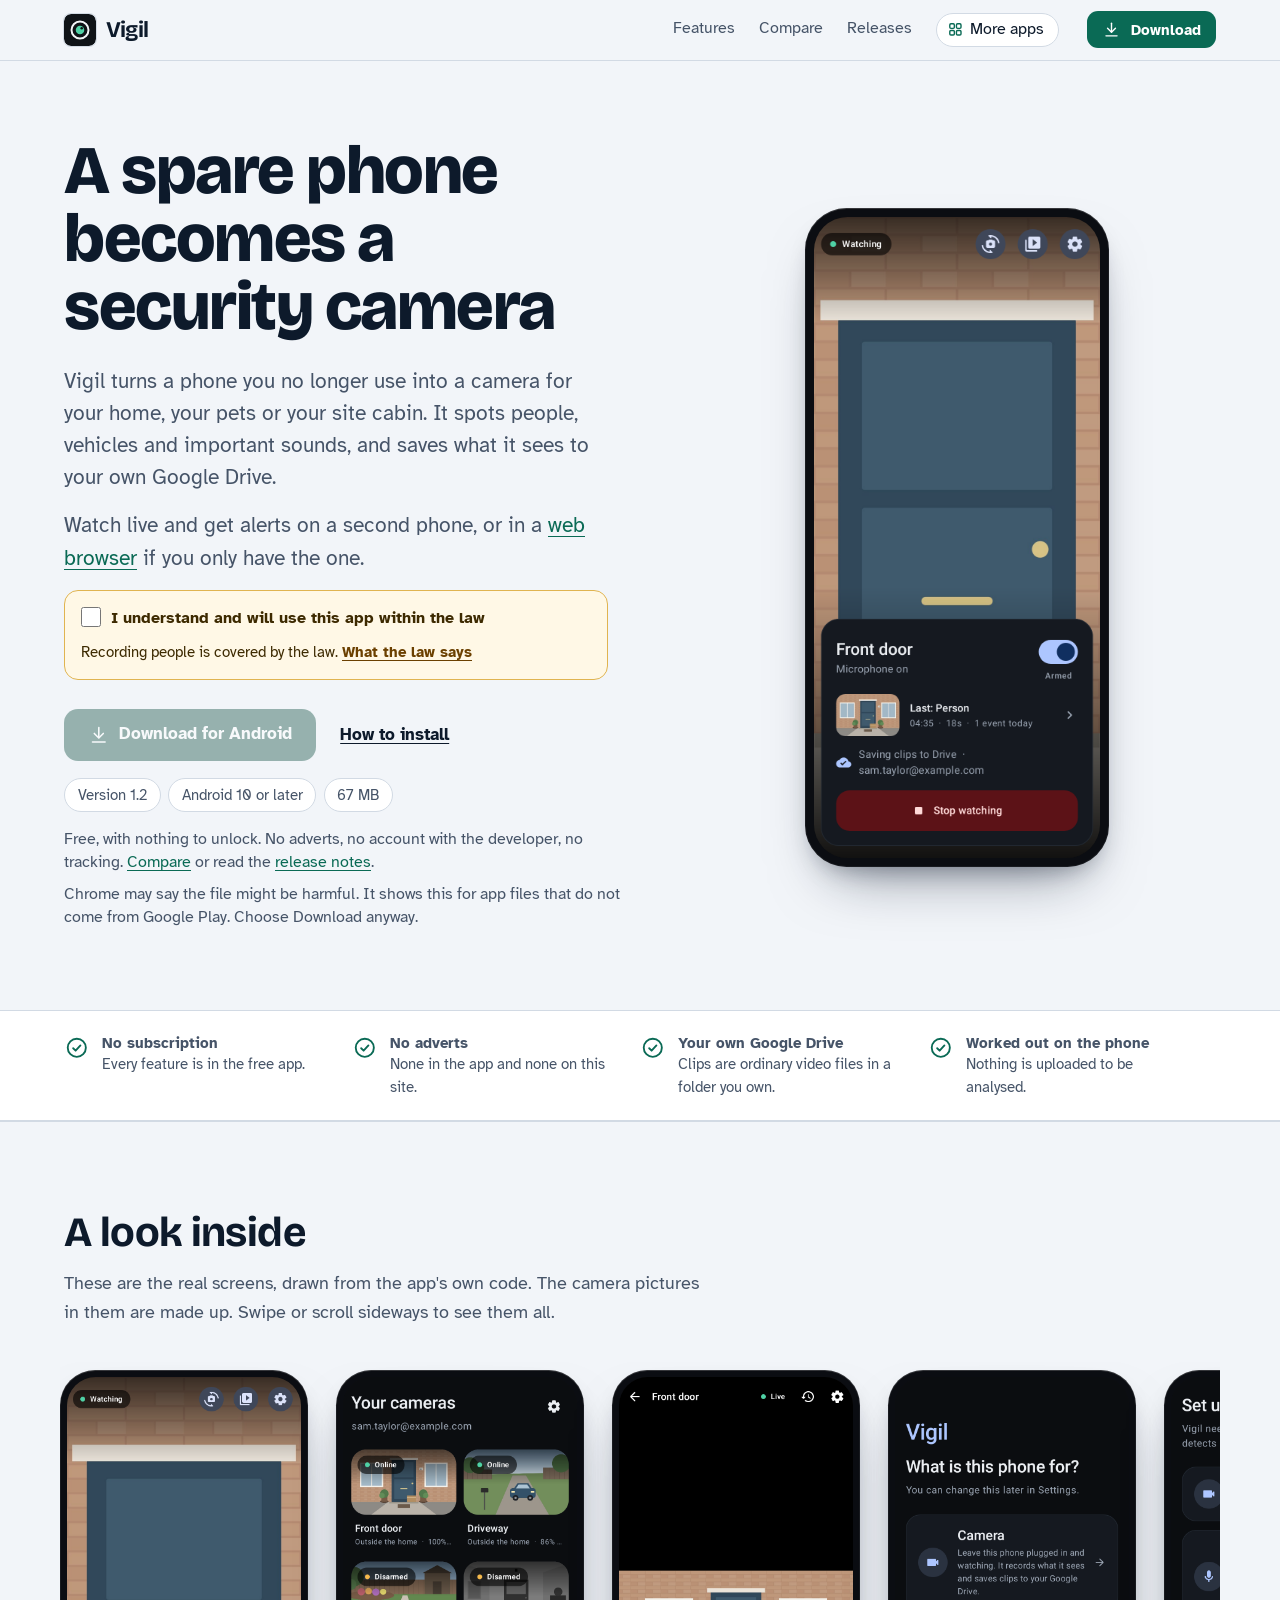
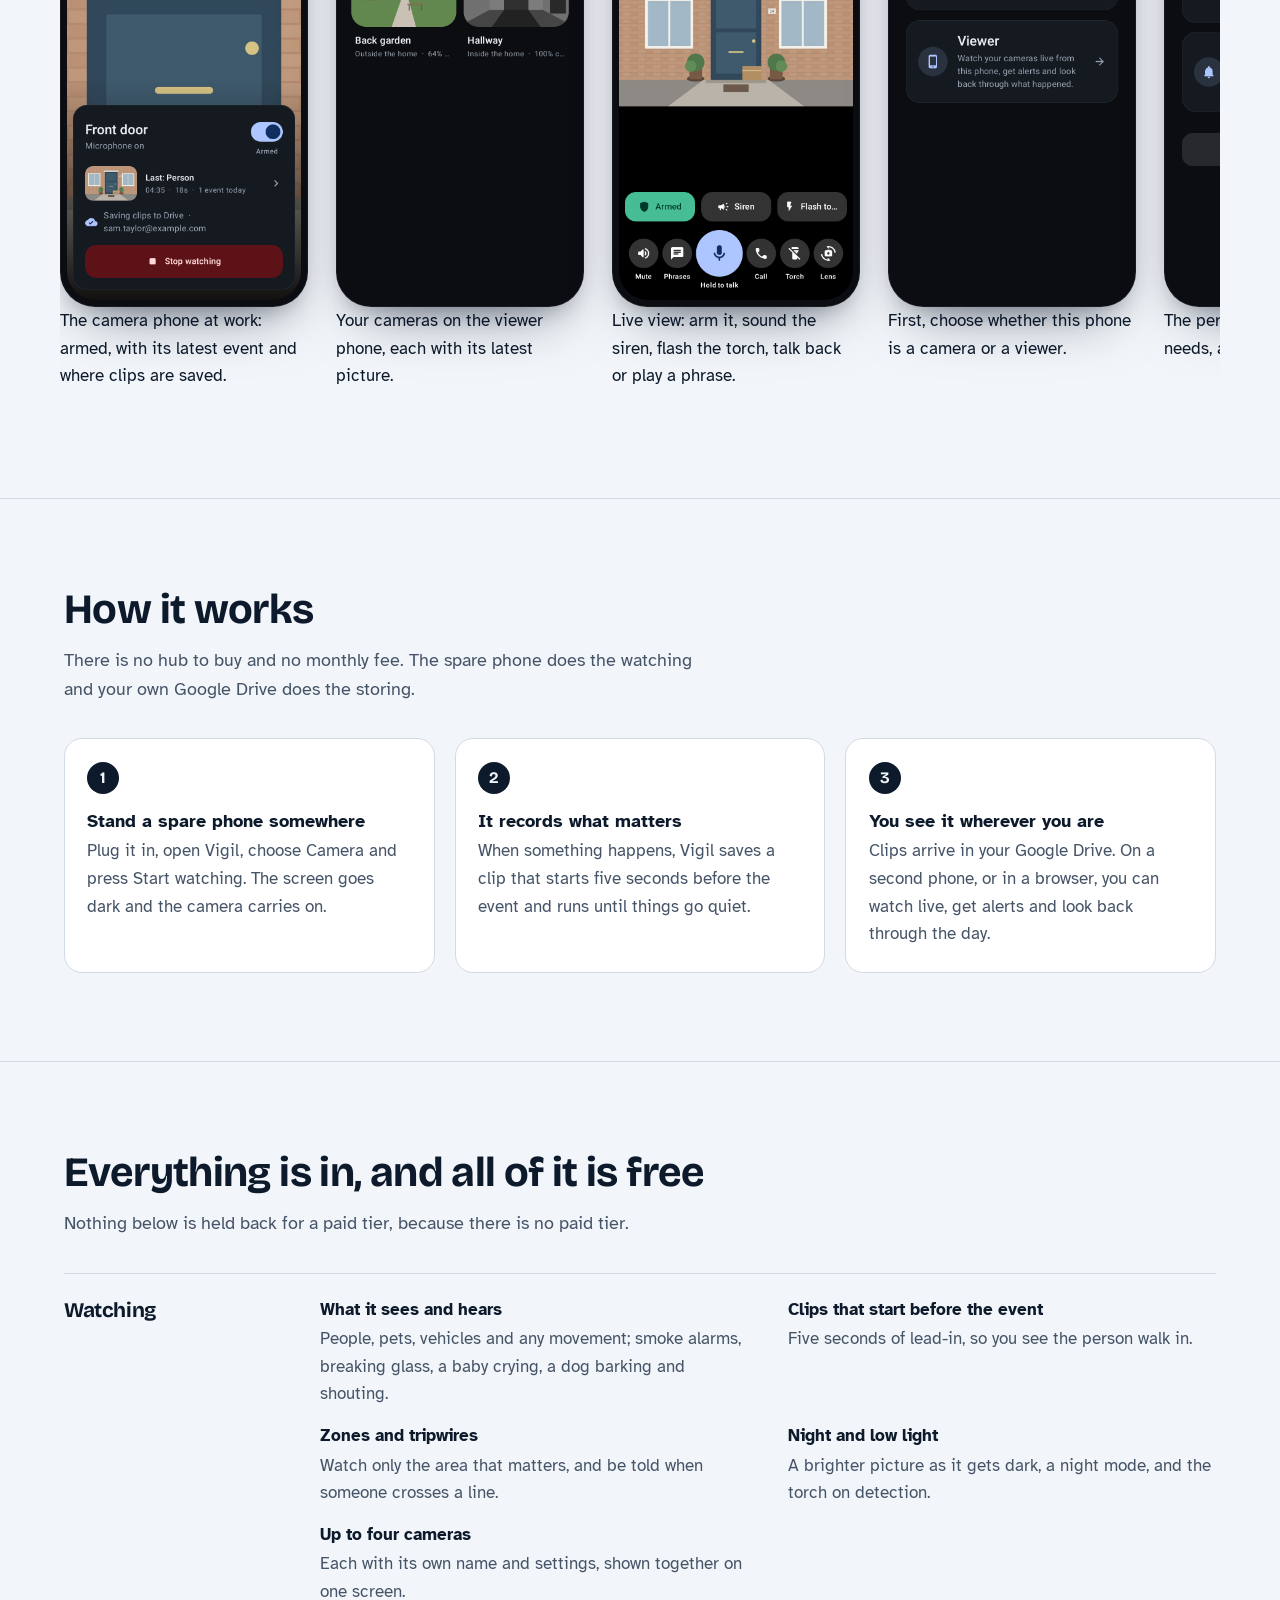
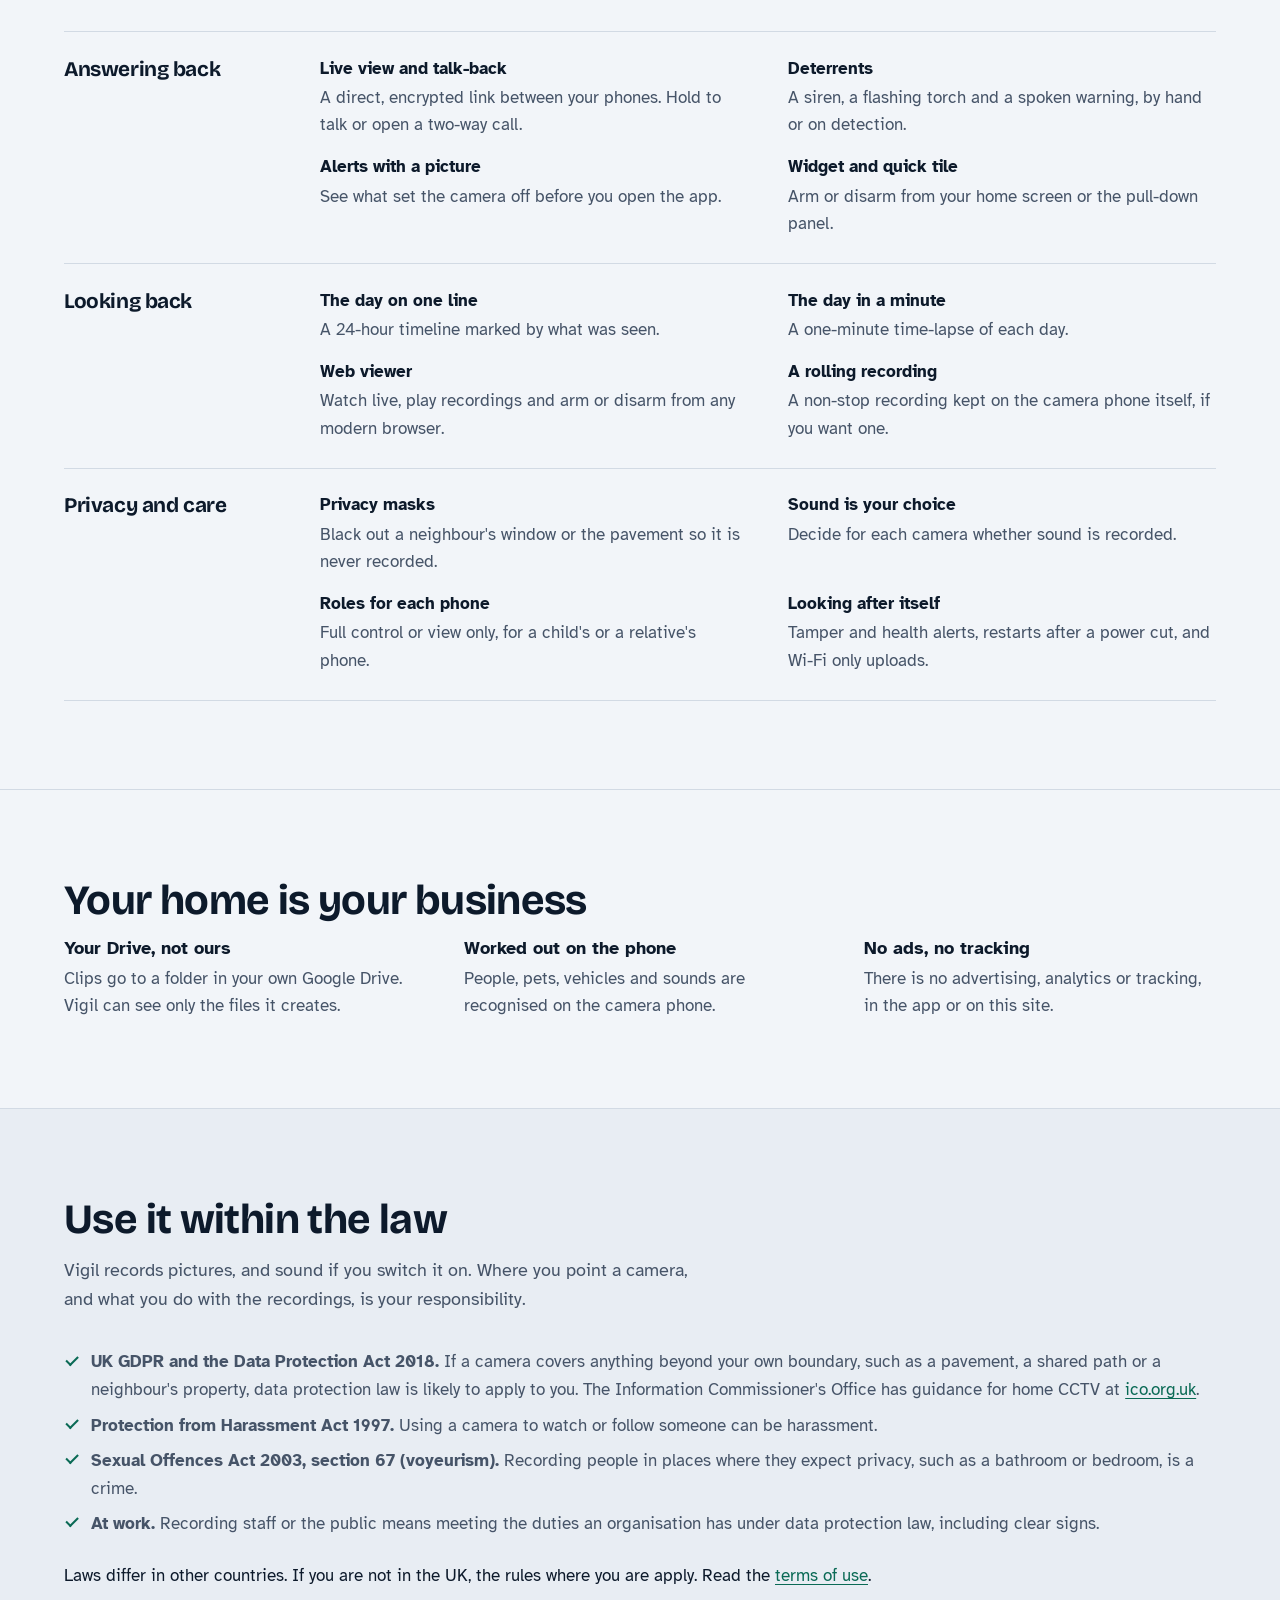
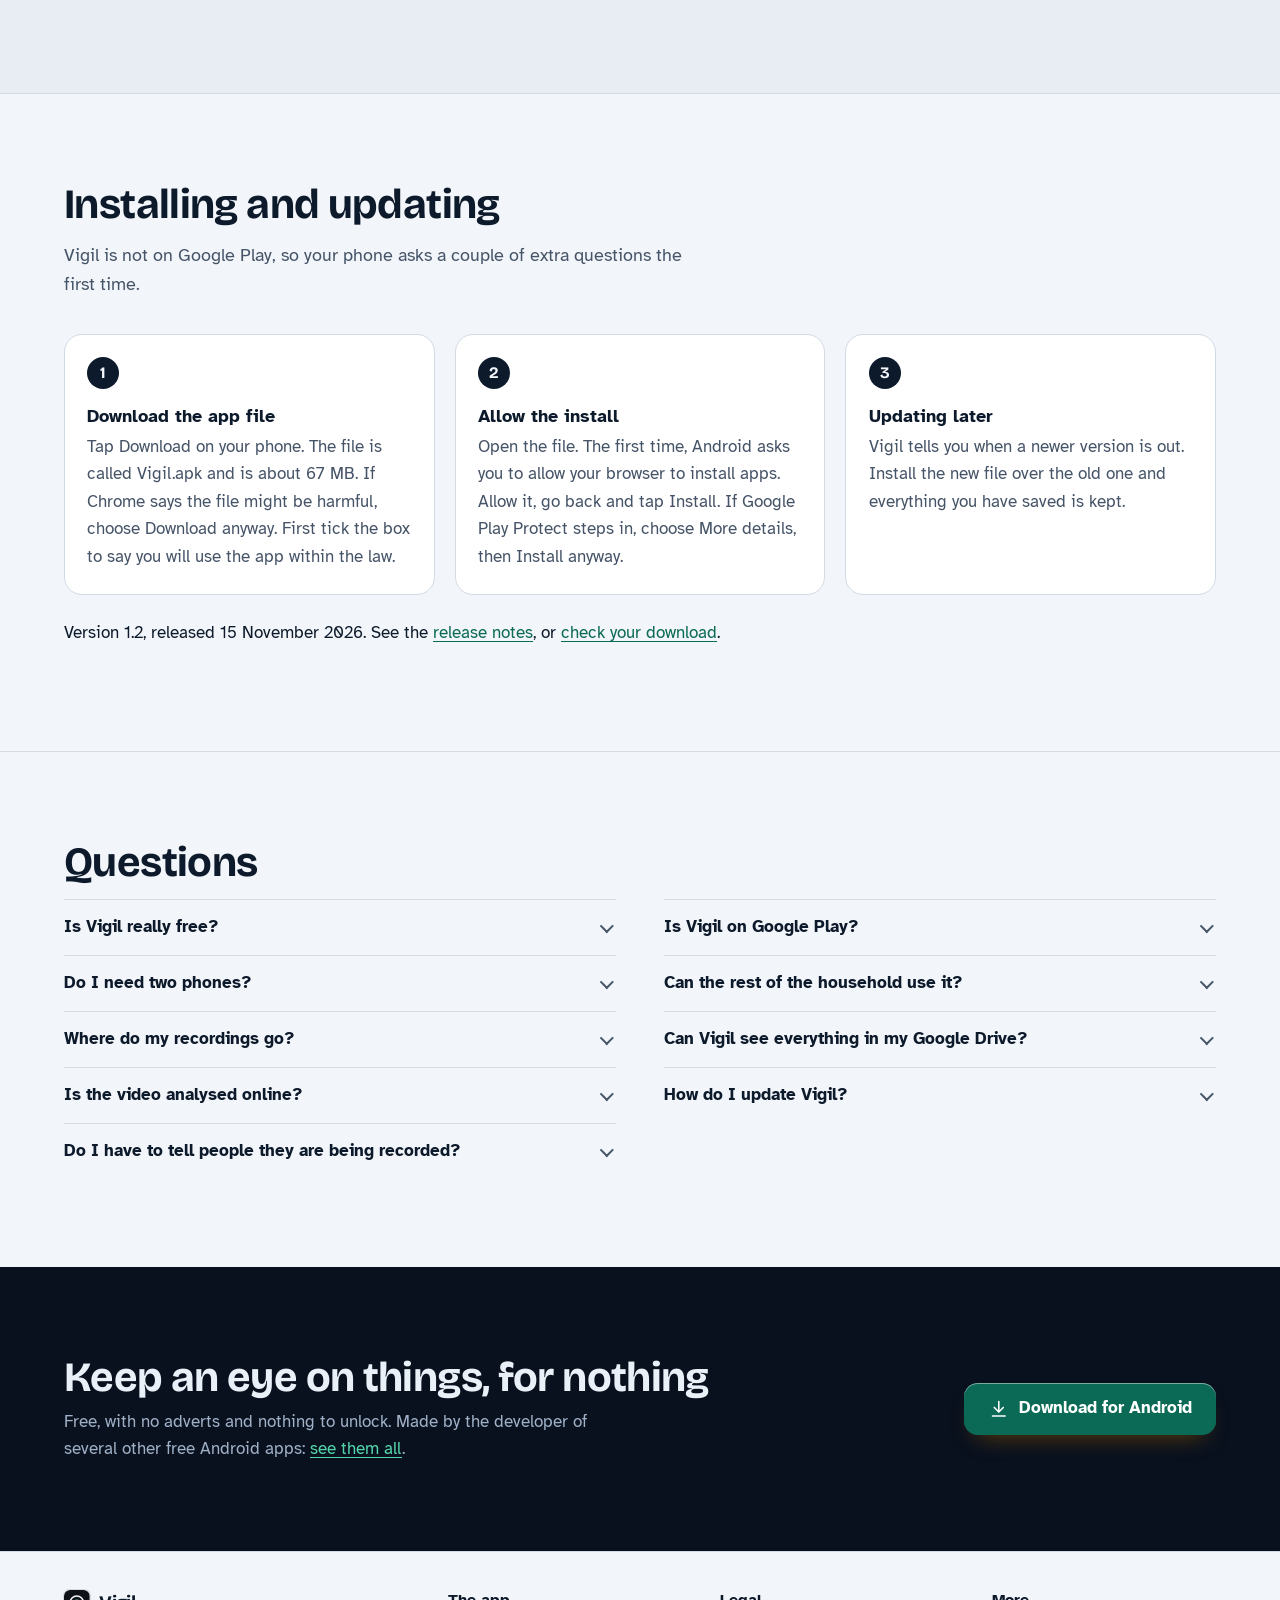
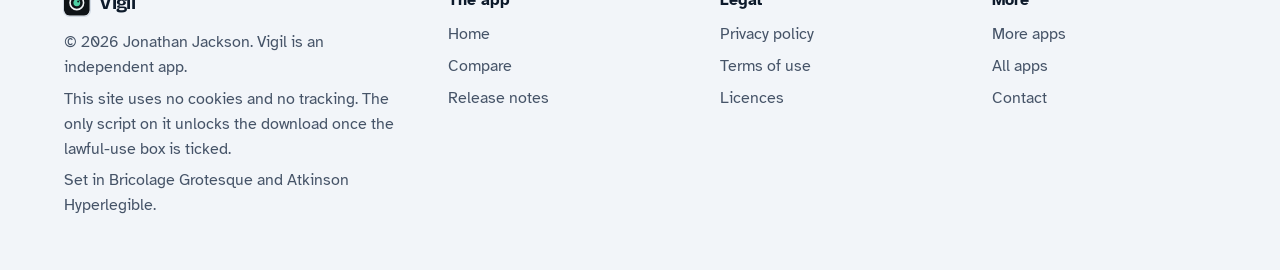
<file: index.html>
<!DOCTYPE html>
<html lang="en-GB">
<head>
<meta charset="utf-8">
<meta name="viewport" content="width=device-width, initial-scale=1">
<title>Vigil: turn a spare phone into a free security camera</title>
<meta name="description" content="Vigil is a free Android app that turns a spare phone into a security camera. It spots people, vehicles and important sounds, and saves clips to your own Google Drive. No subscription, no adverts.">
<meta name="author" content="Jonathan Jackson">
<link rel="canonical" href="https://customgpter.github.io/vigil/">
<meta name="theme-color" content="#f2f5f9" media="(prefers-color-scheme: light)">
<meta name="theme-color" content="#0a111b" media="(prefers-color-scheme: dark)">
<meta property="og:type" content="website">
<meta property="og:site_name" content="Vigil">
<meta property="og:title" content="Vigil: turn a spare phone into a free security camera">
<meta property="og:description" content="Vigil is a free Android app that turns a spare phone into a security camera. It spots people, vehicles and important sounds, and saves clips to your own Google Drive. No subscription, no adverts.">
<meta property="og:url" content="https://customgpter.github.io/vigil/">
<meta property="og:image" content="https://customgpter.github.io/vigil/assets/og.png">
<meta property="og:image:width" content="1200">
<meta property="og:image:height" content="630">
<meta property="og:image:alt" content="Vigil on a spare phone, watching a front door">
<meta property="og:locale" content="en_GB">
<meta name="twitter:card" content="summary_large_image">
<link rel="icon" href="./assets/favicon.svg" type="image/svg+xml">
<link rel="apple-touch-icon" href="./assets/apple-touch-icon.png">
<link rel="preload" href="./assets/fonts/bricolage-grotesque-latin.woff2" as="font" type="font/woff2" crossorigin>
<link rel="preload" href="./assets/fonts/atkinson-hyperlegible-latin-400-normal.woff2" as="font" type="font/woff2" crossorigin>
<link rel="stylesheet" href="./assets/site.css?v=1">
<link rel="stylesheet" href="./assets/house.css?v=1">
<link rel="stylesheet" href="./assets/apps-list.css?v=1">
<script src="./assets/apps-list.js?v=1" defer></script>
<script type="application/ld+json">{"@context":"https://schema.org","@type":"SoftwareApplication","name":"Vigil","url":"https://customgpter.github.io/vigil/","description":"Vigil is a free Android app that turns a spare phone into a security camera. It spots people, vehicles and important sounds, and saves clips to your own Google Drive. No subscription, no adverts.","applicationCategory":"SecurityApplication","operatingSystem":"Android 10 or later","softwareVersion":"1.2","downloadUrl":"https://github.com/CustomGPTer/vigil/releases/latest/download/Vigil.apk","releaseNotes":"https://customgpter.github.io/vigil/releases.html","offers":{"@type":"Offer","price":"0","priceCurrency":"GBP"},"inLanguage":"en-GB","image":"https://customgpter.github.io/vigil/assets/og.png","featureList":["What it sees and hears","Clips that start before the event","Zones and tripwires","Night and low light","Up to four cameras","Live view and talk-back","Deterrents","Alerts with a picture","Widget and quick tile","The day on one line","The day in a minute","Web viewer"],"author":{"@type":"Person","name":"Jonathan Jackson"}}</script>
<script type="application/ld+json">{"@context":"https://schema.org","@type":"FAQPage","mainEntity":[{"@type":"Question","name":"Is Vigil really free?","acceptedAnswer":{"@type":"Answer","text":"Yes. There is no paid version, no subscription and no adverts, and nothing in the app is locked."}},{"@type":"Question","name":"Is Vigil on Google Play?","acceptedAnswer":{"@type":"Answer","text":"No. Vigil is a personal project and is downloaded from this site as an Android app file. It needs Android 10 or later."}},{"@type":"Question","name":"Do I need two phones?","acceptedAnswer":{"@type":"Answer","text":"No. One spare phone can work as a camera on its own: it saves clips to your Google Drive, and you can watch live, play recordings and arm or disarm from the web viewer in a browser. A second phone adds alerts that arrive with the app closed, and talk-back."}},{"@type":"Question","name":"Can the rest of the household use it?","acceptedAnswer":{"@type":"Answer","text":"Yes. Everyone signs Vigil in to the same Google account, ideally a spare one made just for the cameras, and each phone is set to full control or view only. Google's narrow Drive permission does not let Vigil share a camera with a different Google account."}},{"@type":"Question","name":"Where do my recordings go?","acceptedAnswer":{"@type":"Answer","text":"Clips are saved as ordinary video files in a folder called Vigil in your own Google Drive, and deleted after 30 days unless you star them. The camera phone can also keep a non-stop recording of its own, which is not sent to Drive. Nothing is sent to the developer."}},{"@type":"Question","name":"Can Vigil see everything in my Google Drive?","acceptedAnswer":{"@type":"Answer","text":"No. Vigil asks for the narrowest Drive permission Google offers. It can only see the files and folders it has created itself."}},{"@type":"Question","name":"Is the video analysed online?","acceptedAnswer":{"@type":"Answer","text":"No. Movement, people, pets, vehicles and sounds are all recognised on the camera phone. Nothing is uploaded to be analysed."}},{"@type":"Question","name":"How do I update Vigil?","acceptedAnswer":{"@type":"Answer","text":"Vigil tells you when a newer version is out. Download it from this site and install it over the one you have. Your cameras and settings are kept."}},{"@type":"Question","name":"Do I have to tell people they are being recorded?","acceptedAnswer":{"@type":"Answer","text":"You are responsible for using a camera lawfully. In the UK, a camera that only covers your own home and garden is generally fine, but filming beyond your boundary, or at a workplace, brings data protection duties. Vigil includes privacy masks and a printable sign to help. See the terms of use."}}]}</script>
</head>
<body>
<a class="skip" href="#main">Skip to content</a>
<header class="masthead">
<div class="wrap">
<a class="brand" href="./" aria-label="Vigil home"><svg viewBox="0 0 64 64" aria-hidden="true"><rect width="64" height="64" rx="14" fill="#0f1317"/><circle cx="32" cy="32" r="17" fill="none" stroke="#f2f5f7" stroke-width="4"/><circle cx="32" cy="32" r="8.5" fill="#4fd1a5"/><circle cx="35.4" cy="28.6" r="2.5" fill="#0f1317"/></svg><span>Vigil</span></a>
<nav aria-label="Main"><ul><li><a href="./#features">Features</a></li><li><a href="./compare.html">Compare</a></li><li><a href="./releases.html">Releases</a></li><li><a class="more-apps" href="./more-apps.html"><svg class="ico" viewBox="0 0 24 24" aria-hidden="true"><rect x="4" y="4" width="6.5" height="6.5" rx="1.6"/><rect x="13.5" y="4" width="6.5" height="6.5" rx="1.6"/><rect x="4" y="13.5" width="6.5" height="6.5" rx="1.6"/><rect x="13.5" y="13.5" width="6.5" height="6.5" rx="1.6"/></svg>More apps</a></li></ul></nav>
<a class="button small" href="./#download"><svg class="ico" viewBox="0 0 24 24" aria-hidden="true"><path d="M12 4v11"/><path d="M7 10.5l5 5 5-5"/><path d="M5 20h14"/></svg>Download</a>
</div>
</header>
<main id="main">
<div class="hero">
<div class="wrap hero-grid">
<div class="hero-copy">
<h1>A spare phone becomes a security camera</h1>
<p class="lede">Vigil turns a phone you no longer use into a camera for your home, your pets or your site cabin. It spots people, vehicles and important sounds, and saves what it sees to your own Google Drive.</p><p class="lede">Watch live and get alerts on a second phone, or in a <a href="view/">web browser</a> if you only have the one.</p>

<div class="gate-scope"><div class="law-box" data-gate><label><input type="checkbox"> I understand and will use this app within the law</label><p>Recording people is covered by the law. <a href="terms.html#law">What the law says</a></p><noscript><p>Turn on JavaScript to tick the box and download.</p></noscript></div><p class="get" id="download"><a class="button" data-href="https://github.com/CustomGPTer/vigil/releases/latest/download/Vigil.apk" aria-disabled="true" role="link" tabindex="-1"><svg class="ico" viewBox="0 0 24 24" aria-hidden="true"><path d="M12 4v11"/><path d="M7 10.5l5 5 5-5"/><path d="M5 20h14"/></svg>Download for Android</a><a class="aside" href="#install">How to install</a></p></div>
<ul class="pills"><li>Version 1.2</li><li>Android 10 or later</li><li>67 MB</li></ul>
<p class="facts">Free, with nothing to unlock. No adverts, no account with the developer, no tracking. <a href="compare.html">Compare</a> or read the <a href="releases.html">release notes</a>.</p>
<p class="facts">Chrome may say the file might be harmful. It shows this for app files that do not come from Google Play. Choose Download anyway.</p>
</div>
<div class="hero-phone"><div class="phone"><img src="./assets/screens/camera.png" alt="The camera phone at work: armed, with its latest event and where clips are saved." width="393" height="852" fetchpriority="high"></div></div>
</div>
</div>

<section class="promises" aria-label="In short">
<div class="wrap"><ul><li><svg class="ico" viewBox="0 0 24 24" aria-hidden="true"><circle cx="12" cy="12" r="8.5"/><path d="M8.6 12.4l2.3 2.3 4.5-4.9"/></svg><span><b>No subscription</b><span>Every feature is in the free app.</span></span></li><li><svg class="ico" viewBox="0 0 24 24" aria-hidden="true"><circle cx="12" cy="12" r="8.5"/><path d="M8.6 12.4l2.3 2.3 4.5-4.9"/></svg><span><b>No adverts</b><span>None in the app and none on this site.</span></span></li><li><svg class="ico" viewBox="0 0 24 24" aria-hidden="true"><circle cx="12" cy="12" r="8.5"/><path d="M8.6 12.4l2.3 2.3 4.5-4.9"/></svg><span><b>Your own Google Drive</b><span>Clips are ordinary video files in a folder you own.</span></span></li><li><svg class="ico" viewBox="0 0 24 24" aria-hidden="true"><circle cx="12" cy="12" r="8.5"/><path d="M8.6 12.4l2.3 2.3 4.5-4.9"/></svg><span><b>Worked out on the phone</b><span>Nothing is uploaded to be analysed.</span></span></li></ul></div>
</section>

<section id="screens" aria-labelledby="screens-h">
<div class="wrap">
<h2 id="screens-h">A look inside</h2>
<p class="intro">These are the real screens, drawn from the app&#x27;s own code. The camera pictures in them are made up. Swipe or scroll sideways to see them all.</p>
<div class="gallery" tabindex="0" role="region" aria-label="Screens from Vigil"><figure class="shot"><div class="phone"><img src="./assets/screens/camera.png" alt="The camera phone at work: armed, with its latest event and where clips are saved." width="393" height="852" loading="eager" decoding="async"></div><figcaption>The camera phone at work: armed, with its latest event and where clips are saved.</figcaption></figure><figure class="shot"><div class="phone"><img src="./assets/screens/viewer.png" alt="Your cameras on the viewer phone, each with its latest picture." width="393" height="852" loading="eager" decoding="async"></div><figcaption>Your cameras on the viewer phone, each with its latest picture.</figcaption></figure><figure class="shot"><div class="phone"><img src="./assets/screens/live.png" alt="Live view: arm it, sound the siren, flash the torch, talk back or play a phrase." width="393" height="852" loading="eager" decoding="async"></div><figcaption>Live view: arm it, sound the siren, flash the torch, talk back or play a phrase.</figcaption></figure><figure class="shot"><div class="phone"><img src="./assets/screens/role.png" alt="First, choose whether this phone is a camera or a viewer." width="393" height="852" loading="eager" decoding="async"></div><figcaption>First, choose whether this phone is a camera or a viewer.</figcaption></figure><figure class="shot"><div class="phone"><img src="./assets/screens/permissions.png" alt="The permissions a camera needs, and why." width="393" height="852" loading="eager" decoding="async"></div><figcaption>The permissions a camera needs, and why.</figcaption></figure><figure class="shot"><div class="phone"><img src="./assets/screens/signin.png" alt="Sign in to your own Google Drive, or skip it for now." width="393" height="852" loading="eager" decoding="async"></div><figcaption>Sign in to your own Google Drive, or skip it for now.</figcaption></figure><figure class="shot"><div class="phone"><img src="./assets/screens/camera-settings.png" alt="A camera&#x27;s settings: what it is for and what to detect." width="393" height="852" loading="eager" decoding="async"></div><figcaption>A camera&#x27;s settings: what it is for and what to detect.</figcaption></figure><figure class="shot"><div class="phone"><img src="./assets/screens/licences.png" alt="The open-source parts inside Vigil." width="393" height="852" loading="eager" decoding="async"></div><figcaption>The open-source parts inside Vigil.</figcaption></figure></div>
</div>
</section>

<section id="how" aria-labelledby="how-h">
<div class="wrap">
<h2 id="how-h">How it works</h2>
<p class="intro">There is no hub to buy and no monthly fee. The spare phone does the watching and your own Google Drive does the storing.</p>
<ol class="steps"><li><h3>Stand a spare phone somewhere</h3><p>Plug it in, open Vigil, choose Camera and press Start watching. The screen goes dark and the camera carries on.</p></li><li><h3>It records what matters</h3><p>When something happens, Vigil saves a clip that starts five seconds before the event and runs until things go quiet.</p></li><li><h3>You see it wherever you are</h3><p>Clips arrive in your Google Drive. On a second phone, or in a browser, you can watch live, get alerts and look back through the day.</p></li></ol>
</div>
</section>

<section id="features" aria-labelledby="features-h">
<div class="wrap">
<h2 id="features-h">Everything is in, and all of it is free</h2>
<p class="intro">Nothing below is held back for a paid tier, because there is no paid tier.</p>
<div class="groups"><div class="group"><h3>Watching</h3><dl><div><dt>What it sees and hears</dt><dd>People, pets, vehicles and any movement; smoke alarms, breaking glass, a baby crying, a dog barking and shouting.</dd></div><div><dt>Clips that start before the event</dt><dd>Five seconds of lead-in, so you see the person walk in.</dd></div><div><dt>Zones and tripwires</dt><dd>Watch only the area that matters, and be told when someone crosses a line.</dd></div><div><dt>Night and low light</dt><dd>A brighter picture as it gets dark, a night mode, and the torch on detection.</dd></div><div><dt>Up to four cameras</dt><dd>Each with its own name and settings, shown together on one screen.</dd></div></dl></div><div class="group"><h3>Answering back</h3><dl><div><dt>Live view and talk-back</dt><dd>A direct, encrypted link between your phones. Hold to talk or open a two-way call.</dd></div><div><dt>Deterrents</dt><dd>A siren, a flashing torch and a spoken warning, by hand or on detection.</dd></div><div><dt>Alerts with a picture</dt><dd>See what set the camera off before you open the app.</dd></div><div><dt>Widget and quick tile</dt><dd>Arm or disarm from your home screen or the pull-down panel.</dd></div></dl></div><div class="group"><h3>Looking back</h3><dl><div><dt>The day on one line</dt><dd>A 24-hour timeline marked by what was seen.</dd></div><div><dt>The day in a minute</dt><dd>A one-minute time-lapse of each day.</dd></div><div><dt>Web viewer</dt><dd>Watch live, play recordings and arm or disarm from any modern browser.</dd></div><div><dt>A rolling recording</dt><dd>A non-stop recording kept on the camera phone itself, if you want one.</dd></div></dl></div><div class="group"><h3>Privacy and care</h3><dl><div><dt>Privacy masks</dt><dd>Black out a neighbour's window or the pavement so it is never recorded.</dd></div><div><dt>Sound is your choice</dt><dd>Decide for each camera whether sound is recorded.</dd></div><div><dt>Roles for each phone</dt><dd>Full control or view only, for a child's or a relative's phone.</dd></div><div><dt>Looking after itself</dt><dd>Tamper and health alerts, restarts after a power cut, and Wi-Fi only uploads.</dd></div></dl></div></div>
</div>
</section>

<section id="privacy" aria-labelledby="privacy-h">
<div class="wrap">
<h2 id="privacy-h">Your home is your business</h2>
<ul class="plain"><li><h3>Your Drive, not ours</h3><p>Clips go to a folder in your own Google Drive. Vigil can see only the files it creates.</p></li><li><h3>Worked out on the phone</h3><p>People, pets, vehicles and sounds are recognised on the camera phone.</p></li><li><h3>No ads, no tracking</h3><p>There is no advertising, analytics or tracking, in the app or on this site.</p></li></ul>
</div>
</section>

<section id="law" aria-labelledby="law-h" class="law-band">
<div class="wrap">
<h2 id="law-h">Use it within the law</h2>
<p class="intro">Vigil records pictures, and sound if you switch it on. Where you point a camera, and what you do with the recordings, is your responsibility.</p>
<ul class="ticks"><li><b>UK GDPR and the Data Protection Act 2018.</b> If a camera covers anything beyond your own boundary, such as a pavement, a shared path or a neighbour's property, data protection law is likely to apply to you. The Information Commissioner's Office has guidance for home CCTV at <a href="https://ico.org.uk">ico.org.uk</a>.</li><li><b>Protection from Harassment Act 1997.</b> Using a camera to watch or follow someone can be harassment.</li><li><b>Sexual Offences Act 2003, section 67 (voyeurism).</b> Recording people in places where they expect privacy, such as a bathroom or bedroom, is a crime.</li><li><b>At work.</b> Recording staff or the public means meeting the duties an organisation has under data protection law, including clear signs.</li></ul>
<p class="after-table">Laws differ in other countries. If you are not in the UK, the rules where you are apply. Read the <a href="terms.html#law">terms of use</a>.</p>
</div>
</section>
<section id="install" aria-labelledby="install-h">
<div class="wrap">
<h2 id="install-h">Installing and updating</h2>
<p class="intro">Vigil is not on Google Play, so your phone asks a couple of extra questions the first time.</p>
<ol class="steps"><li><h3>Download the app file</h3><p>Tap Download on your phone. The file is called Vigil.apk and is about 67 MB. If Chrome says the file might be harmful, choose Download anyway. First tick the box to say you will use the app within the law.</p></li><li><h3>Allow the install</h3><p>Open the file. The first time, Android asks you to allow your browser to install apps. Allow it, go back and tap Install. If Google Play Protect steps in, choose More details, then Install anyway.</p></li><li><h3>Updating later</h3><p>Vigil tells you when a newer version is out. Install the new file over the old one and everything you have saved is kept.</p></li></ol>
<p class="after-table">Version 1.2, released 15 November 2026. See the <a href="releases.html">release notes</a>, or <a href="releases.html#checking">check your download</a>.</p>
</div>
</section>

<section id="questions" aria-labelledby="questions-h">
<div class="wrap">
<h2 id="questions-h">Questions</h2>
<div class="faq"><details><summary>Is Vigil really free?</summary><p>Yes. There is no paid version, no subscription and no adverts, and nothing in the app is locked.</p></details><details><summary>Is Vigil on Google Play?</summary><p>No. Vigil is a personal project and is downloaded from this site as an Android app file. It needs Android 10 or later.</p></details><details><summary>Do I need two phones?</summary><p>No. One spare phone can work as a camera on its own: it saves clips to your Google Drive, and you can watch live, play recordings and arm or disarm from the web viewer in a browser. A second phone adds alerts that arrive with the app closed, and talk-back.</p></details><details><summary>Can the rest of the household use it?</summary><p>Yes. Everyone signs Vigil in to the same Google account, ideally a spare one made just for the cameras, and each phone is set to full control or view only. Google's narrow Drive permission does not let Vigil share a camera with a different Google account.</p></details><details><summary>Where do my recordings go?</summary><p>Clips are saved as ordinary video files in a folder called Vigil in your own Google Drive, and deleted after 30 days unless you star them. The camera phone can also keep a non-stop recording of its own, which is not sent to Drive. Nothing is sent to the developer.</p></details><details><summary>Can Vigil see everything in my Google Drive?</summary><p>No. Vigil asks for the narrowest Drive permission Google offers. It can only see the files and folders it has created itself.</p></details><details><summary>Is the video analysed online?</summary><p>No. Movement, people, pets, vehicles and sounds are all recognised on the camera phone. Nothing is uploaded to be analysed.</p></details><details><summary>How do I update Vigil?</summary><p>Vigil tells you when a newer version is out. Download it from this site and install it over the one you have. Your cameras and settings are kept.</p></details><details><summary>Do I have to tell people they are being recorded?</summary><p>You are responsible for using a camera lawfully. In the UK, a camera that only covers your own home and garden is generally fine, but filming beyond your boundary, or at a workplace, brings data protection duties. Vigil includes privacy masks and a printable sign to help. See the <a href="terms.html#lawful">terms of use</a>.</p></details></div>
</div>
</section>

<section class="closing" aria-labelledby="closing-h">
<div class="wrap">
<div><h2 id="closing-h">Keep an eye on things, for nothing</h2><p>Free, with no adverts and nothing to unlock. Made by the developer of several other free Android apps: <a href="more-apps.html">see them all</a>.</p></div>
<a class="button" href="./#download"><svg class="ico" viewBox="0 0 24 24" aria-hidden="true"><path d="M12 4v11"/><path d="M7 10.5l5 5 5-5"/><path d="M5 20h14"/></svg>Download for Android</a>
</div>
</section>
</main>
<footer class="colophon">
<div class="wrap">
<div>
<a class="brand" href="./" aria-label="Vigil home"><svg viewBox="0 0 64 64" aria-hidden="true"><rect width="64" height="64" rx="14" fill="#0f1317"/><circle cx="32" cy="32" r="17" fill="none" stroke="#f2f5f7" stroke-width="4"/><circle cx="32" cy="32" r="8.5" fill="#4fd1a5"/><circle cx="35.4" cy="28.6" r="2.5" fill="#0f1317"/></svg><span>Vigil</span></a>
<p>&copy; 2026 Jonathan Jackson. Vigil is an independent app.</p>
<p>This site uses no cookies and no tracking. The only script on it unlocks the download once the lawful-use box is ticked.</p>
<p>Set in Bricolage Grotesque and Atkinson Hyperlegible.</p>
</div>
<nav aria-label="The app"><h2>The app</h2><ul>
<li><a href="./">Home</a></li>
<li><a href="./compare.html">Compare</a></li>
<li><a href="./releases.html">Release notes</a></li>

</ul></nav>
<nav aria-label="Legal"><h2>Legal</h2><ul>
<li><a href="./privacy.html">Privacy policy</a></li>
<li><a href="./terms.html">Terms of use</a></li>
<li><a href="./licences.html">Licences</a></li>
</ul></nav>
<nav aria-label="More"><h2>More</h2><ul>
<li><a href="./more-apps.html">More apps</a></li>
<li><a href="https://customgpter.github.io/">All apps</a></li>
<li><a href="https://github.com/CustomGPTer/vigil/issues">Contact</a></li>
</ul></nav>
</div>
</footer>
</body>
</html>
</file>
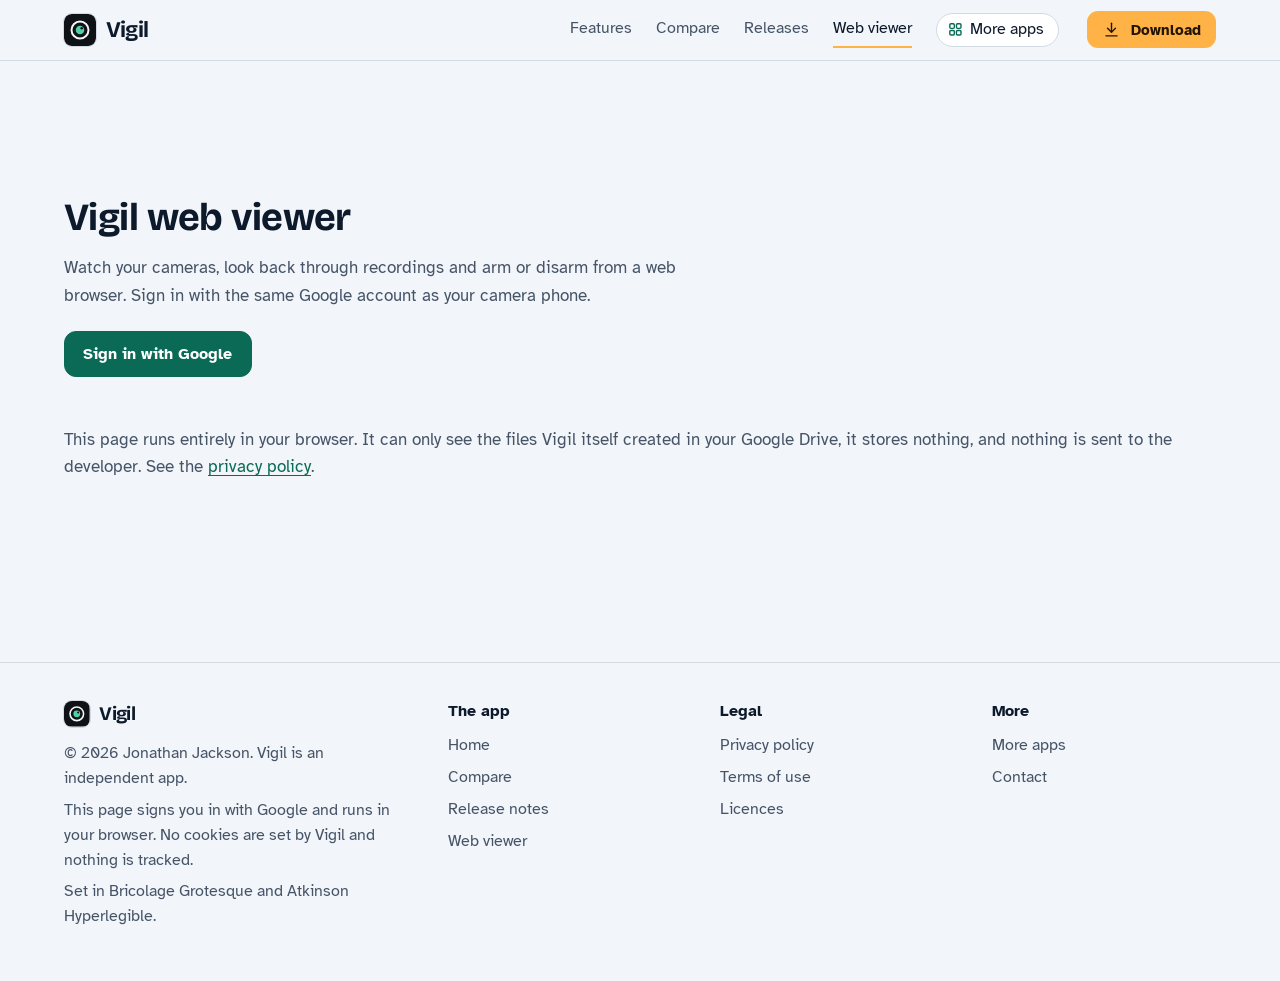
<file: view/index.html>
<!DOCTYPE html>
<html lang="en-GB">
<head>
<meta charset="utf-8">
<meta name="viewport" content="width=device-width, initial-scale=1">
<title>Web viewer | Vigil</title>
<meta name="description" content="Watch your Vigil cameras, play recordings and arm or disarm from a web browser.">
<meta name="author" content="Jonathan Jackson">
<link rel="canonical" href="https://customgpter.github.io/vigil/view/">
<meta name="theme-color" content="#f2f5f9" media="(prefers-color-scheme: light)">
<meta name="theme-color" content="#0a111b" media="(prefers-color-scheme: dark)">
<meta property="og:type" content="website">
<meta property="og:site_name" content="Vigil">
<meta property="og:title" content="Web viewer | Vigil">
<meta property="og:description" content="Watch your Vigil cameras, play recordings and arm or disarm from a web browser.">
<meta property="og:url" content="https://customgpter.github.io/vigil/view/">
<meta property="og:image" content="https://customgpter.github.io/vigil/assets/og.png">
<meta property="og:image:width" content="1200">
<meta property="og:image:height" content="630">
<meta property="og:image:alt" content="A night-time camera view of a hallway with a person outlined in the doorway, beside the Vigil name">
<meta property="og:locale" content="en_GB">
<meta name="twitter:card" content="summary_large_image">
<link rel="icon" href="../assets/favicon.svg" type="image/svg+xml">
<link rel="apple-touch-icon" href="../assets/apple-touch-icon.png">
<link rel="preload" href="../assets/fonts/bricolage-grotesque-latin.woff2" as="font" type="font/woff2" crossorigin>
<link rel="preload" href="../assets/fonts/atkinson-hyperlegible-latin-400-normal.woff2" as="font" type="font/woff2" crossorigin>
<link rel="stylesheet" href="../assets/site.css?v=2">
<link rel="stylesheet" href="../assets/viewer.css?v=1">
<meta name="robots" content="noindex">

</head>
<body>
<a class="skip" href="#main">Skip to content</a>
<header class="masthead">
<div class="wrap">
<a class="brand" href="../" aria-label="Vigil home"><svg viewBox="0 0 64 64" aria-hidden="true"><rect width="64" height="64" rx="14" fill="#0f1317"/><circle cx="32" cy="32" r="17" fill="none" stroke="#f2f5f7" stroke-width="4"/><circle cx="32" cy="32" r="8.5" fill="#4fd1a5"/><circle cx="35.4" cy="28.6" r="2.5" fill="#0f1317"/></svg><span>Vigil</span></a>
<nav aria-label="Main"><ul><li><a href="../#features">Features</a></li><li><a href="../compare.html">Compare</a></li><li><a href="../releases.html">Releases</a></li><li class="wide"><a href="../view/" aria-current="page">Web viewer</a></li><li><a class="more-apps" href="../more-apps.html"><svg class="ico" viewBox="0 0 24 24" aria-hidden="true"><rect x="4" y="4" width="6.5" height="6.5" rx="1.6"/><rect x="13.5" y="4" width="6.5" height="6.5" rx="1.6"/><rect x="4" y="13.5" width="6.5" height="6.5" rx="1.6"/><rect x="13.5" y="13.5" width="6.5" height="6.5" rx="1.6"/></svg>More apps</a></li></ul></nav>
<a class="button small" href="https://github.com/CustomGPTer/vigil/releases/latest/download/Vigil.apk"><svg class="ico" viewBox="0 0 24 24" aria-hidden="true"><path d="M12 4v11"/><path d="M7 10.5l5 5 5-5"/><path d="M5 20h14"/></svg>Download</a>
</div>
</header>
<main id="main" class="viewer">
<div class="wrap">

<section id="v-signin">
<h1>Vigil web viewer</h1>
<p class="vlede">Watch your cameras, look back through recordings and arm or disarm from a web browser. Sign in with the same Google account as your camera phone.</p>
<p><button type="button" class="vbtn primary" id="v-signin-btn">Sign in with Google</button></p>
<p class="vnote" id="v-signin-note" role="status"></p>
<p class="vnote">This page runs entirely in your browser. It can only see the files Vigil itself created in your Google Drive, it stores nothing, and nothing is sent to the developer. See the <a href="../privacy.html#website">privacy policy</a>.</p>
</section>

<div class="vrenew" id="v-renew" hidden>
<p>Google signs this page out after an hour. Renew now to carry on without a break.</p>
<button type="button" class="vbtn primary" id="v-renew-btn">Stay signed in</button>
</div>

<section id="v-home" hidden>
<div class="vbar"><h1>Your cameras</h1><span class="vaccount" id="v-account"></span><button type="button" class="vbtn" id="v-signout">Sign out</button></div>
<p class="vnote" id="v-home-note" role="status"></p>
<div class="vgrid" id="v-grid"></div>
<h2>Alerts while this page is open</h2>
<label class="vcheck"><input type="checkbox" id="v-notify"> Show them as notifications on this device too</label>
<p class="vnote" id="v-notify-note"></p>
<p class="vnote" id="v-alerts-empty">Nothing yet. New alerts appear here within about 15 seconds.</p>
<ul class="valerts" id="v-alerts" aria-live="polite"></ul>
</section>

<section id="v-camera" hidden>
<div class="vbar"><button type="button" class="vbtn" id="v-back">All cameras</button><h1 id="v-name"></h1><span class="vpill" id="v-status"></span></div>
<div class="vstage"><img id="v-still" alt="Latest still picture from the camera" hidden><video id="v-video" playsinline autoplay hidden></video></div>
<p class="vstage-note" id="v-stage-note" role="status"></p>
<div class="vcontrols">
<button type="button" class="vbtn" id="v-arm" aria-pressed="false">Arm</button>
<button type="button" class="vbtn danger" id="v-siren" aria-pressed="false">Siren</button>
<button type="button" class="vbtn" id="v-flash">Flash torch</button>
<button type="button" class="vbtn" id="v-mute">Mute</button>
<form class="vsay" id="v-say-form"><input type="text" id="v-say" maxlength="200" placeholder="Type something for the camera to say" aria-label="Something for the camera to say out loud"><button type="submit" class="vbtn">Say it</button></form>
</div>
<p class="vnote" id="v-note" role="status"></p>

<h2>Recordings</h2>
<div class="vday"><label for="v-day">Day</label><input type="date" id="v-day"><button type="button" class="vbtn" id="v-refresh">Refresh</button></div>
<div class="vrenew" id="v-locked" hidden><p id="v-locked-text"></p><button type="button" class="vbtn" id="v-locked-btn">Enter passphrase</button></div>
<p class="vfilm"><button type="button" class="vbtn" id="v-film" hidden>Play the day in a minute (time-lapse)</button></p>
<p class="vnote" id="v-rec-note" role="status"></p>
<ul class="vclips" id="v-clips"></ul>
</section>

<dialog class="vplayer" id="v-player" aria-labelledby="v-player-title">
<div class="vplayer-head"><h2 id="v-player-title"></h2><button type="button" class="vbtn" id="v-player-close">Close</button></div>
<p class="vnote" id="v-player-note" role="status"></p>
<video id="v-player-video" controls playsinline hidden></video>
<div class="vplayer-actions" id="v-player-actions" hidden>
<a id="v-player-save" href="#" download>Save to this device</a>
<button type="button" class="vbtn" id="v-player-star">Star to keep</button>
<button type="button" class="vbtn" id="v-player-delete">Delete</button>
</div>
</dialog>

<dialog class="vplayer vpass" id="v-pass" aria-labelledby="v-pass-title">
<form id="v-pass-form">
<h2 id="v-pass-title">Passphrase</h2>
<p class="vnote">Type the passphrase that was set on the camera phone. It stays in this page only and is forgotten when you close it.</p>
<p><input type="password" id="v-pass-input" autocomplete="off" aria-label="Passphrase"></p>
<p class="vnote problem" id="v-pass-note" role="status"></p>
<div class="vplayer-actions"><button type="submit" class="vbtn primary">Open recordings</button><button type="button" class="vbtn" id="v-pass-cancel">Cancel</button></div>
</form>
</dialog>

</div>
</main>
<footer class="colophon">
<div class="wrap">
<div>
<a class="brand" href="../" aria-label="Vigil home"><svg viewBox="0 0 64 64" aria-hidden="true"><rect width="64" height="64" rx="14" fill="#0f1317"/><circle cx="32" cy="32" r="17" fill="none" stroke="#f2f5f7" stroke-width="4"/><circle cx="32" cy="32" r="8.5" fill="#4fd1a5"/><circle cx="35.4" cy="28.6" r="2.5" fill="#0f1317"/></svg><span>Vigil</span></a>
<p>&copy; 2026 Jonathan Jackson. Vigil is an independent app.</p>
<p>This page signs you in with Google and runs in your browser. No cookies are set by Vigil and nothing is tracked.</p>
<p>Set in Bricolage Grotesque and Atkinson Hyperlegible.</p>
</div>
<nav aria-label="The app"><h2>The app</h2><ul>
<li><a href="../">Home</a></li>
<li><a href="../compare.html">Compare</a></li>
<li><a href="../releases.html">Release notes</a></li>
<li><a href="../view/">Web viewer</a></li>
</ul></nav>
<nav aria-label="Legal"><h2>Legal</h2><ul>
<li><a href="../privacy.html">Privacy policy</a></li>
<li><a href="../terms.html">Terms of use</a></li>
<li><a href="../licences.html">Licences</a></li>
</ul></nav>
<nav aria-label="More"><h2>More</h2><ul>
<li><a href="../more-apps.html">More apps</a></li>
<li><a href="https://github.com/CustomGPTer/vigil/issues">Contact</a></li>
</ul></nav>
</div>
</footer>
<script src="https://accounts.google.com/gsi/client" async defer></script>
<script src="../assets/viewer.js?v=1" defer></script>
</body>
</html>
</file>
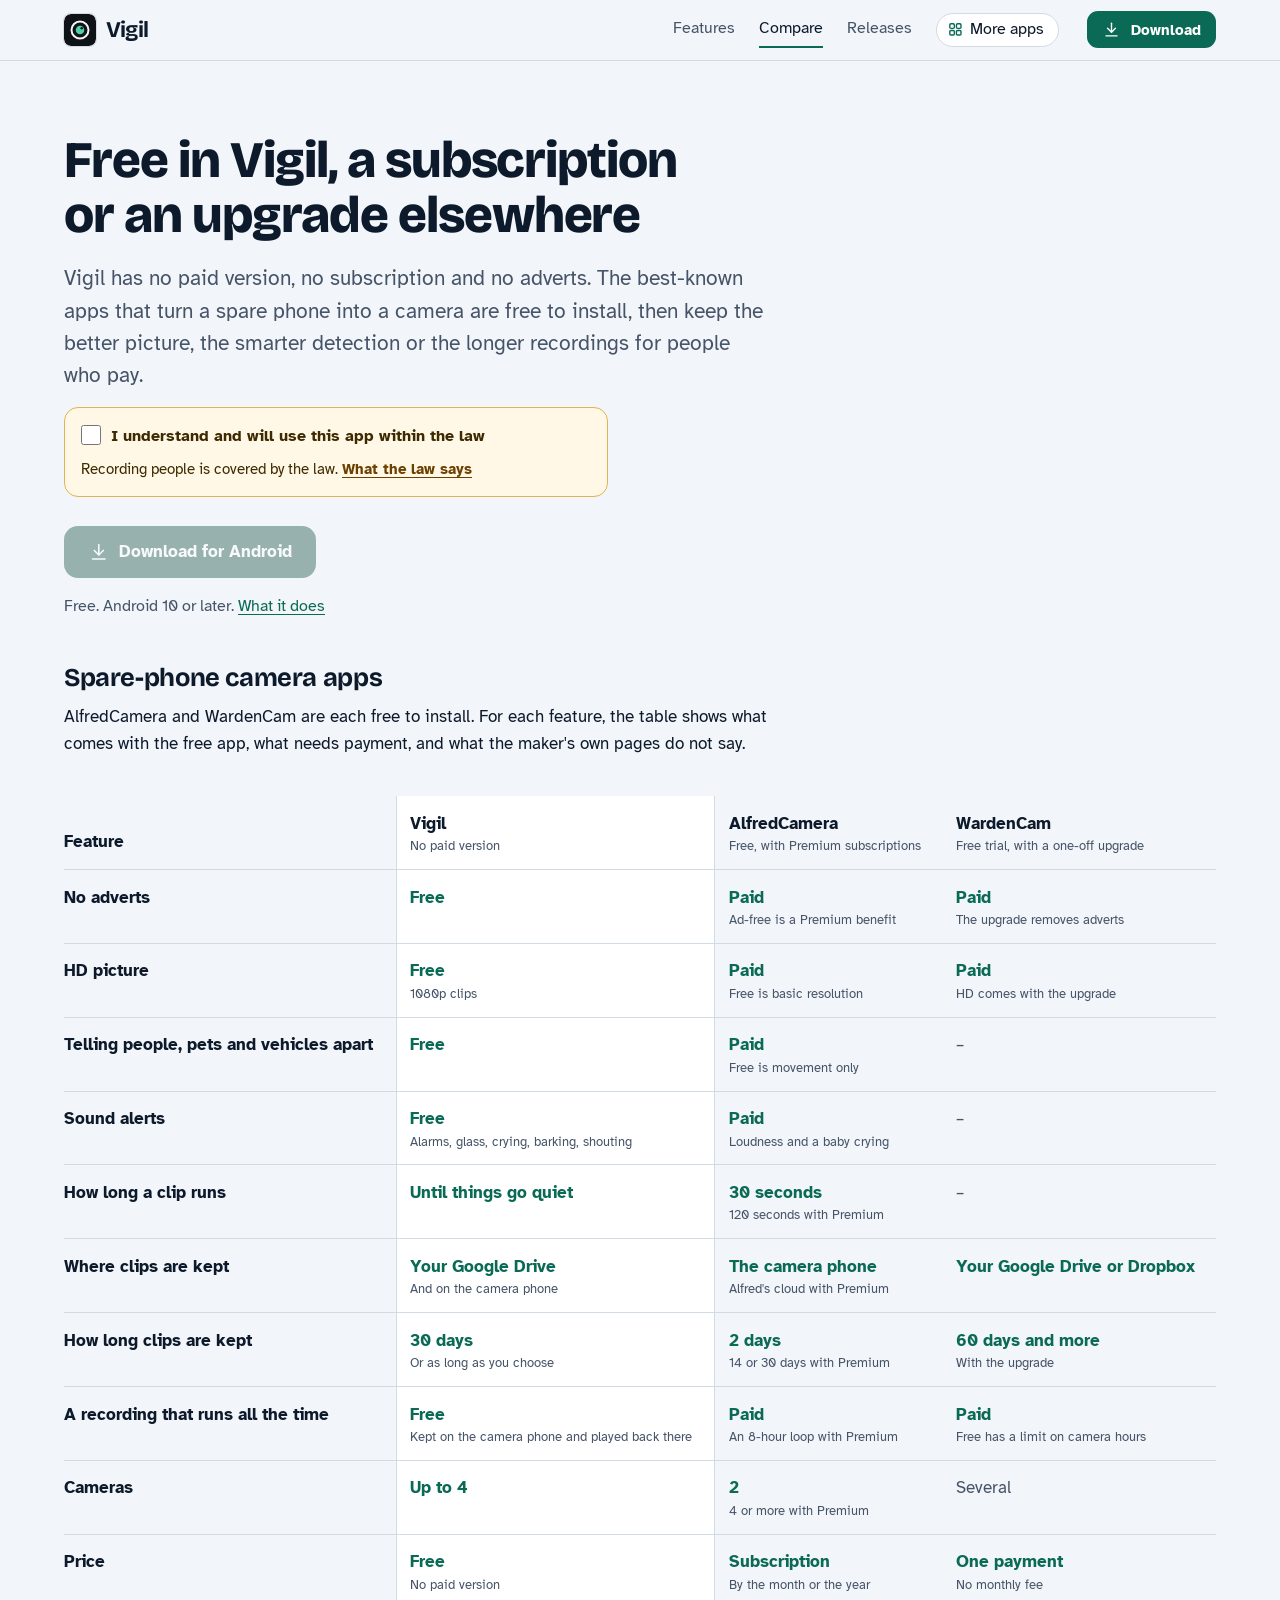
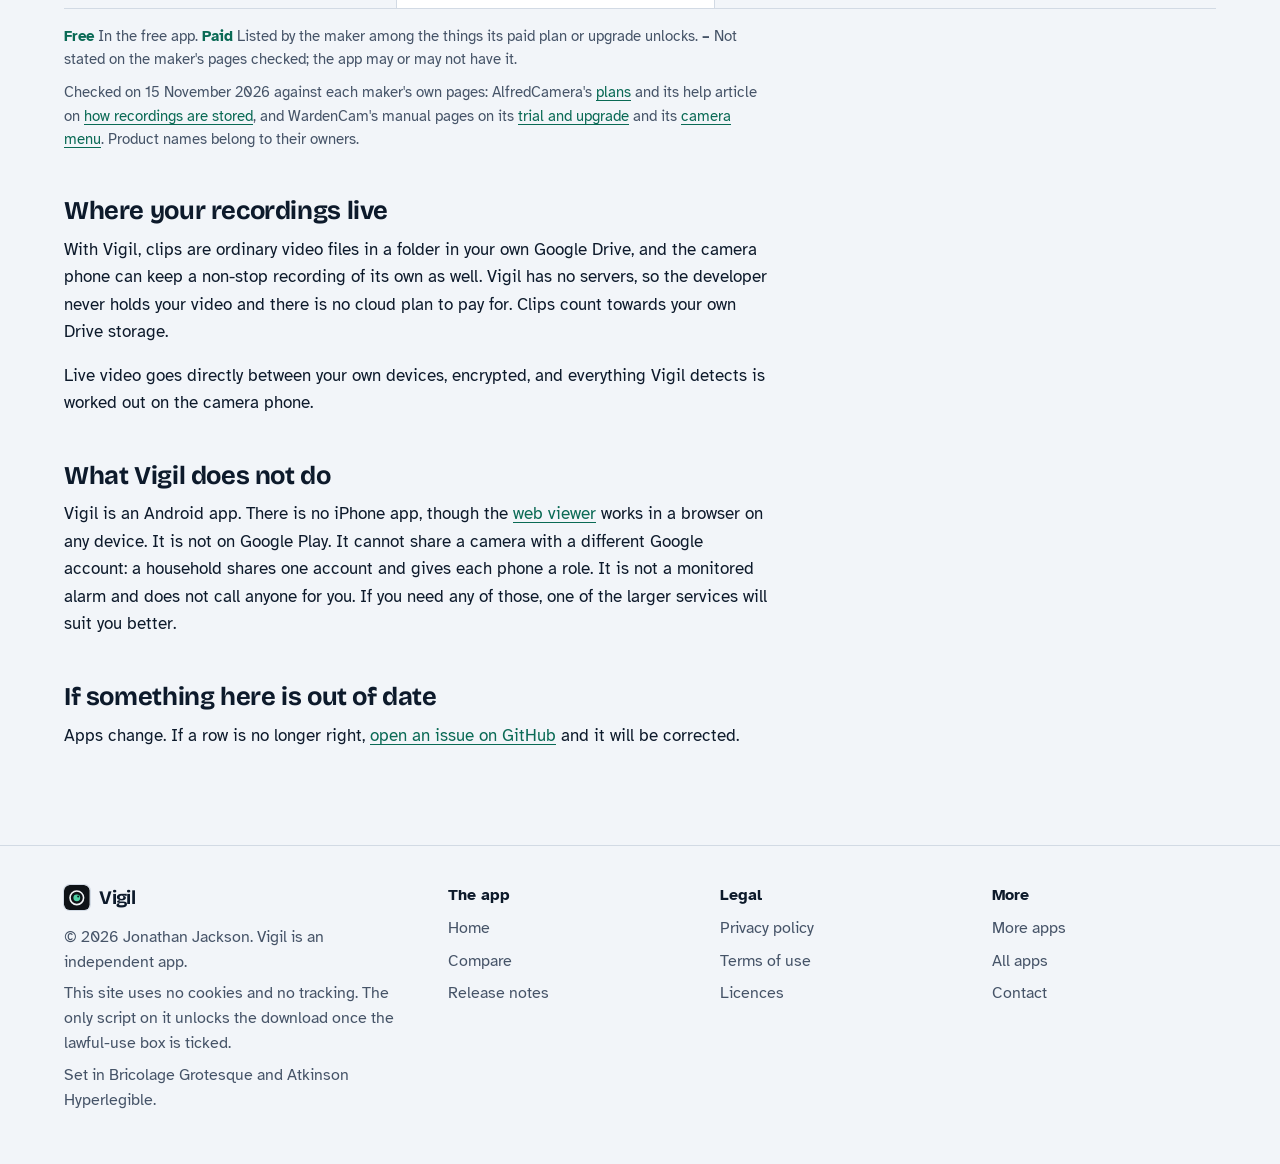
<file: compare.html>
<!DOCTYPE html>
<html lang="en-GB">
<head>
<meta charset="utf-8">
<meta name="viewport" content="width=device-width, initial-scale=1">
<title>Vigil compared with AlfredCamera and WardenCam</title>
<meta name="description" content="What is free in Vigil and paid for in other spare-phone security camera apps: HD, person detection, clip length, storage and adverts.">
<meta name="author" content="Jonathan Jackson">
<link rel="canonical" href="https://customgpter.github.io/vigil/compare.html">
<meta name="theme-color" content="#f2f5f9" media="(prefers-color-scheme: light)">
<meta name="theme-color" content="#0a111b" media="(prefers-color-scheme: dark)">
<meta property="og:type" content="website">
<meta property="og:site_name" content="Vigil">
<meta property="og:title" content="Vigil compared with AlfredCamera and WardenCam">
<meta property="og:description" content="What is free in Vigil and paid for in other spare-phone security camera apps: HD, person detection, clip length, storage and adverts.">
<meta property="og:url" content="https://customgpter.github.io/vigil/compare.html">
<meta property="og:image" content="https://customgpter.github.io/vigil/assets/og.png">
<meta property="og:image:width" content="1200">
<meta property="og:image:height" content="630">
<meta property="og:image:alt" content="Vigil on a spare phone, watching a front door">
<meta property="og:locale" content="en_GB">
<meta name="twitter:card" content="summary_large_image">
<link rel="icon" href="./assets/favicon.svg" type="image/svg+xml">
<link rel="apple-touch-icon" href="./assets/apple-touch-icon.png">
<link rel="preload" href="./assets/fonts/bricolage-grotesque-latin.woff2" as="font" type="font/woff2" crossorigin>
<link rel="preload" href="./assets/fonts/atkinson-hyperlegible-latin-400-normal.woff2" as="font" type="font/woff2" crossorigin>
<link rel="stylesheet" href="./assets/site.css?v=1">
<link rel="stylesheet" href="./assets/house.css?v=1">
<link rel="stylesheet" href="./assets/apps-list.css?v=1">
<script src="./assets/apps-list.js?v=1" defer></script>
</head>
<body>
<a class="skip" href="#main">Skip to content</a>
<header class="masthead">
<div class="wrap">
<a class="brand" href="./" aria-label="Vigil home"><svg viewBox="0 0 64 64" aria-hidden="true"><rect width="64" height="64" rx="14" fill="#0f1317"/><circle cx="32" cy="32" r="17" fill="none" stroke="#f2f5f7" stroke-width="4"/><circle cx="32" cy="32" r="8.5" fill="#4fd1a5"/><circle cx="35.4" cy="28.6" r="2.5" fill="#0f1317"/></svg><span>Vigil</span></a>
<nav aria-label="Main"><ul><li><a href="./#features">Features</a></li><li><a href="./compare.html" aria-current="page">Compare</a></li><li><a href="./releases.html">Releases</a></li><li><a class="more-apps" href="./more-apps.html"><svg class="ico" viewBox="0 0 24 24" aria-hidden="true"><rect x="4" y="4" width="6.5" height="6.5" rx="1.6"/><rect x="13.5" y="4" width="6.5" height="6.5" rx="1.6"/><rect x="4" y="13.5" width="6.5" height="6.5" rx="1.6"/><rect x="13.5" y="13.5" width="6.5" height="6.5" rx="1.6"/></svg>More apps</a></li></ul></nav>
<a class="button small" href="./#download"><svg class="ico" viewBox="0 0 24 24" aria-hidden="true"><path d="M12 4v11"/><path d="M7 10.5l5 5 5-5"/><path d="M5 20h14"/></svg>Download</a>
</div>
</header>
<main id="main" class="doc">
<div class="wrap">
<div class="measure">
<h1>Free in Vigil, a subscription or an upgrade elsewhere</h1>
<p class="lede">Vigil has no paid version, no subscription and no adverts. The best-known apps that turn a spare phone into a camera are free to install, then keep the better picture, the smarter detection or the longer recordings for people who pay.</p>
<div class="gate-scope"><div class="law-box" data-gate><label><input type="checkbox"> I understand and will use this app within the law</label><p>Recording people is covered by the law. <a href="terms.html#law">What the law says</a></p><noscript><p>Turn on JavaScript to tick the box and download.</p></noscript></div><p class="get"><a class="button" data-href="https://github.com/CustomGPTer/vigil/releases/latest/download/Vigil.apk" aria-disabled="true" role="link" tabindex="-1"><svg class="ico" viewBox="0 0 24 24" aria-hidden="true"><path d="M12 4v11"/><path d="M7 10.5l5 5 5-5"/><path d="M5 20h14"/></svg>Download for Android</a></p></div>
<p class="facts">Free. Android 10 or later. <a href="./#features">What it does</a></p>
<h2 id="paid">Spare-phone camera apps</h2>
<p>AlfredCamera and WardenCam are each free to install. For each feature, the table shows what comes with the free app, what needs payment, and what the maker's own pages do not say.</p>
</div>
<div class="scroll">
<table class="cmp">
<thead><tr><th scope="col">Feature</th><th scope="col" class="ours">Vigil<small>No paid version</small></th><th scope="col">AlfredCamera<small>Free, with Premium subscriptions</small></th><th scope="col">WardenCam<small>Free trial, with a one-off upgrade</small></th></tr></thead>
<tbody>
<tr><th scope="row">No adverts</th><td class="yes ours"><span class="app">Vigil</span><span class="v">Free</span></td><td class="pay"><span class="app">AlfredCamera</span><span class="v">Paid<small>Ad-free is a Premium benefit</small></span></td><td class="pay"><span class="app">WardenCam</span><span class="v">Paid<small>The upgrade removes adverts</small></span></td></tr><tr><th scope="row">HD picture</th><td class="yes ours"><span class="app">Vigil</span><span class="v">Free<small>1080p clips</small></span></td><td class="pay"><span class="app">AlfredCamera</span><span class="v">Paid<small>Free is basic resolution</small></span></td><td class="pay"><span class="app">WardenCam</span><span class="v">Paid<small>HD comes with the upgrade</small></span></td></tr><tr><th scope="row">Telling people, pets and vehicles apart</th><td class="yes ours"><span class="app">Vigil</span><span class="v">Free</span></td><td class="pay"><span class="app">AlfredCamera</span><span class="v">Paid<small>Free is movement only</small></span></td><td class="na"><span class="app">WardenCam</span><span class="v"><span aria-label="Not stated on its pages">&ndash;</span></span></td></tr><tr><th scope="row">Sound alerts</th><td class="yes ours"><span class="app">Vigil</span><span class="v">Free<small>Alarms, glass, crying, barking, shouting</small></span></td><td class="pay"><span class="app">AlfredCamera</span><span class="v">Paid<small>Loudness and a baby crying</small></span></td><td class="na"><span class="app">WardenCam</span><span class="v"><span aria-label="Not stated on its pages">&ndash;</span></span></td></tr><tr><th scope="row">How long a clip runs</th><td class="yes ours"><span class="app">Vigil</span><span class="v">Until things go quiet</span></td><td class="pay"><span class="app">AlfredCamera</span><span class="v">30 seconds<small>120 seconds with Premium</small></span></td><td class="na"><span class="app">WardenCam</span><span class="v"><span aria-label="Not stated on its pages">&ndash;</span></span></td></tr><tr><th scope="row">Where clips are kept</th><td class="yes ours"><span class="app">Vigil</span><span class="v">Your Google Drive<small>And on the camera phone</small></span></td><td class="pay"><span class="app">AlfredCamera</span><span class="v">The camera phone<small>Alfred's cloud with Premium</small></span></td><td class="yes"><span class="app">WardenCam</span><span class="v">Your Google Drive or Dropbox</span></td></tr><tr><th scope="row">How long clips are kept</th><td class="yes ours"><span class="app">Vigil</span><span class="v">30 days<small>Or as long as you choose</small></span></td><td class="pay"><span class="app">AlfredCamera</span><span class="v">2 days<small>14 or 30 days with Premium</small></span></td><td class="pay"><span class="app">WardenCam</span><span class="v">60 days and more<small>With the upgrade</small></span></td></tr><tr><th scope="row">A recording that runs all the time</th><td class="yes ours"><span class="app">Vigil</span><span class="v">Free<small>Kept on the camera phone and played back there</small></span></td><td class="pay"><span class="app">AlfredCamera</span><span class="v">Paid<small>An 8-hour loop with Premium</small></span></td><td class="pay"><span class="app">WardenCam</span><span class="v">Paid<small>Free has a limit on camera hours</small></span></td></tr><tr><th scope="row">Cameras</th><td class="yes ours"><span class="app">Vigil</span><span class="v">Up to 4</span></td><td class="pay"><span class="app">AlfredCamera</span><span class="v">2<small>4 or more with Premium</small></span></td><td class="na"><span class="app">WardenCam</span><span class="v">Several</span></td></tr><tr><th scope="row">Price</th><td class="yes ours"><span class="app">Vigil</span><span class="v">Free<small>No paid version</small></span></td><td class="pay"><span class="app">AlfredCamera</span><span class="v">Subscription<small>By the month or the year</small></span></td><td class="pay"><span class="app">WardenCam</span><span class="v">One payment<small>No monthly fee</small></span></td></tr>
</tbody>
</table>
</div>
<div class="measure">
<p class="key"><strong class="yes">Free</strong> In the free app. <strong class="pay">Paid</strong> Listed by the maker among the things its paid plan or upgrade unlocks. <strong>&ndash;</strong> Not stated on the maker's pages checked; the app may or may not have it.</p>
<p class="key">Checked on 15 November 2026 against each maker's own pages: AlfredCamera's <a href="https://alfred.camera/plans">plans</a> and its help article on <a href="https://support.alfred.camera/hc/articles/360039886451">how recordings are stored</a>, and WardenCam's manual pages on its <a href="https://wardencam-manual.readthedocs.io/en/latest/trial&amp;upgrade.html">trial and upgrade</a> and its <a href="https://wardencam-manual.readthedocs.io/en/latest/cameramenu.html">camera menu</a>. Product names belong to their owners.</p>

<h2 id="where">Where your recordings live</h2>
<p>With Vigil, clips are ordinary video files in a folder in your own Google Drive, and the camera phone can keep a non-stop recording of its own as well. Vigil has no servers, so the developer never holds your video and there is no cloud plan to pay for. Clips count towards your own Drive storage.</p>
<p>Live video goes directly between your own devices, encrypted, and everything Vigil detects is worked out on the camera phone.</p>

<h2 id="honest">What Vigil does not do</h2>
<p>Vigil is an Android app. There is no iPhone app, though the <a href="view/">web viewer</a> works in a browser on any device. It is not on Google Play. It cannot share a camera with a different Google account: a household shares one account and gives each phone a role. It is not a monitored alarm and does not call anyone for you. If you need any of those, one of the larger services will suit you better.</p>
<h2 id="wrong">If something here is out of date</h2>
<p>Apps change. If a row is no longer right, <a href="https://github.com/CustomGPTer/vigil/issues">open an issue on GitHub</a> and it will be corrected.</p>
</div>
</div>
</main>
<footer class="colophon">
<div class="wrap">
<div>
<a class="brand" href="./" aria-label="Vigil home"><svg viewBox="0 0 64 64" aria-hidden="true"><rect width="64" height="64" rx="14" fill="#0f1317"/><circle cx="32" cy="32" r="17" fill="none" stroke="#f2f5f7" stroke-width="4"/><circle cx="32" cy="32" r="8.5" fill="#4fd1a5"/><circle cx="35.4" cy="28.6" r="2.5" fill="#0f1317"/></svg><span>Vigil</span></a>
<p>&copy; 2026 Jonathan Jackson. Vigil is an independent app.</p>
<p>This site uses no cookies and no tracking. The only script on it unlocks the download once the lawful-use box is ticked.</p>
<p>Set in Bricolage Grotesque and Atkinson Hyperlegible.</p>
</div>
<nav aria-label="The app"><h2>The app</h2><ul>
<li><a href="./">Home</a></li>
<li><a href="./compare.html">Compare</a></li>
<li><a href="./releases.html">Release notes</a></li>

</ul></nav>
<nav aria-label="Legal"><h2>Legal</h2><ul>
<li><a href="./privacy.html">Privacy policy</a></li>
<li><a href="./terms.html">Terms of use</a></li>
<li><a href="./licences.html">Licences</a></li>
</ul></nav>
<nav aria-label="More"><h2>More</h2><ul>
<li><a href="./more-apps.html">More apps</a></li>
<li><a href="https://customgpter.github.io/">All apps</a></li>
<li><a href="https://github.com/CustomGPTer/vigil/issues">Contact</a></li>
</ul></nav>
</div>
</footer>
</body>
</html>
</file>
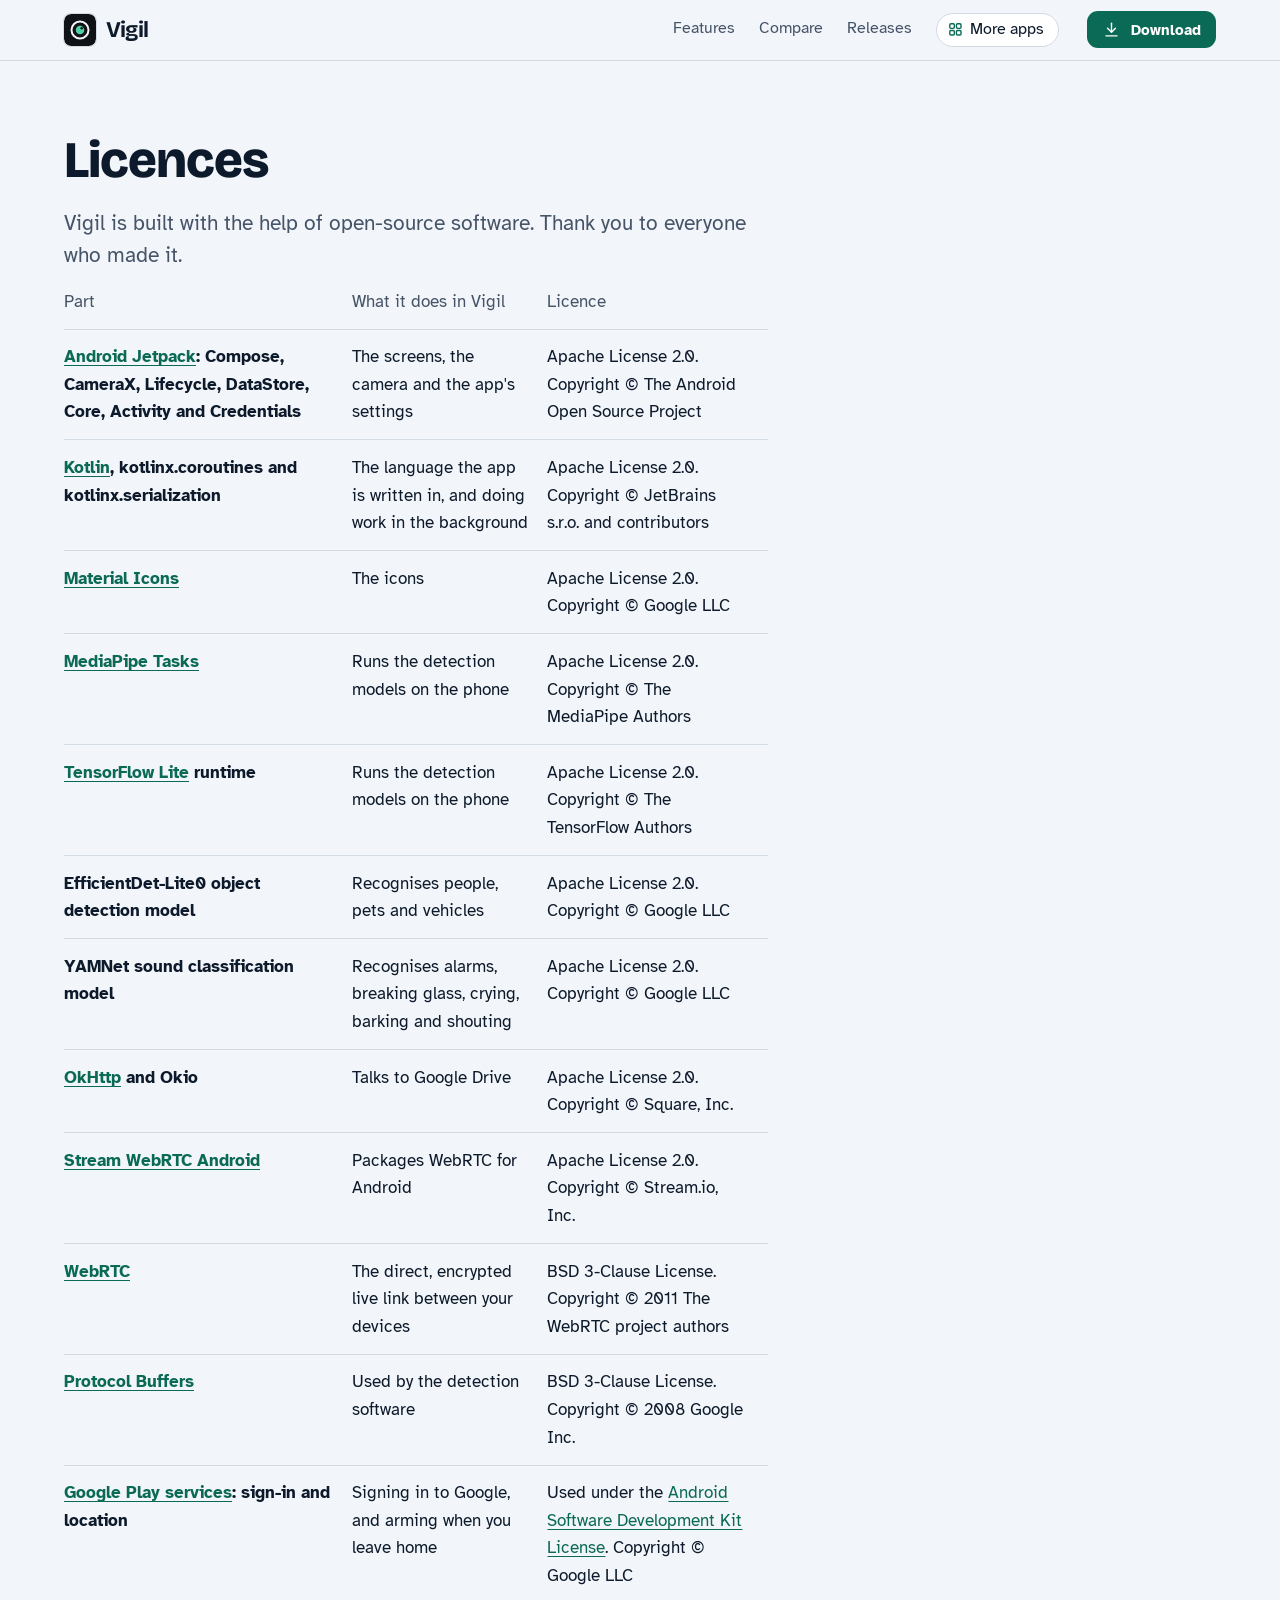
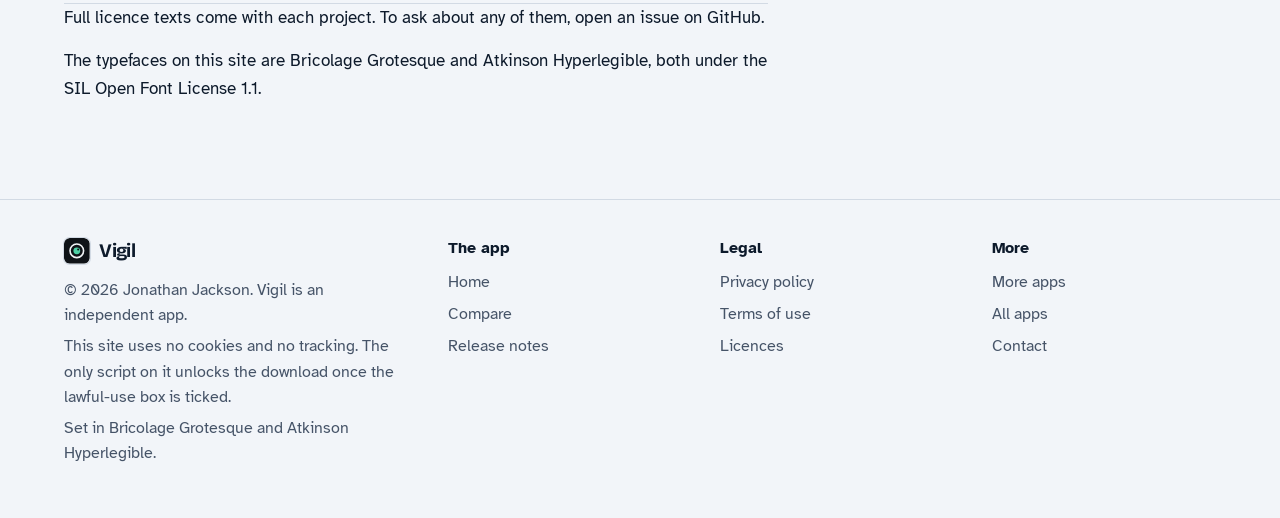
<file: licences.html>
<!DOCTYPE html>
<html lang="en-GB">
<head>
<meta charset="utf-8">
<meta name="viewport" content="width=device-width, initial-scale=1">
<title>Vigil licences</title>
<meta name="description" content="The open-source parts inside Vigil and their licences.">
<meta name="author" content="Jonathan Jackson">
<link rel="canonical" href="https://customgpter.github.io/vigil/licences.html">
<meta name="theme-color" content="#f2f5f9" media="(prefers-color-scheme: light)">
<meta name="theme-color" content="#0a111b" media="(prefers-color-scheme: dark)">
<meta property="og:type" content="website">
<meta property="og:site_name" content="Vigil">
<meta property="og:title" content="Vigil licences">
<meta property="og:description" content="The open-source parts inside Vigil and their licences.">
<meta property="og:url" content="https://customgpter.github.io/vigil/licences.html">
<meta property="og:image" content="https://customgpter.github.io/vigil/assets/og.png">
<meta property="og:image:width" content="1200">
<meta property="og:image:height" content="630">
<meta property="og:image:alt" content="Vigil on a spare phone, watching a front door">
<meta property="og:locale" content="en_GB">
<meta name="twitter:card" content="summary_large_image">
<link rel="icon" href="./assets/favicon.svg" type="image/svg+xml">
<link rel="apple-touch-icon" href="./assets/apple-touch-icon.png">
<link rel="preload" href="./assets/fonts/bricolage-grotesque-latin.woff2" as="font" type="font/woff2" crossorigin>
<link rel="preload" href="./assets/fonts/atkinson-hyperlegible-latin-400-normal.woff2" as="font" type="font/woff2" crossorigin>
<link rel="stylesheet" href="./assets/site.css?v=1">
<link rel="stylesheet" href="./assets/house.css?v=1">
<link rel="stylesheet" href="./assets/apps-list.css?v=1">
<script src="./assets/apps-list.js?v=1" defer></script>
</head>
<body>
<a class="skip" href="#main">Skip to content</a>
<header class="masthead">
<div class="wrap">
<a class="brand" href="./" aria-label="Vigil home"><svg viewBox="0 0 64 64" aria-hidden="true"><rect width="64" height="64" rx="14" fill="#0f1317"/><circle cx="32" cy="32" r="17" fill="none" stroke="#f2f5f7" stroke-width="4"/><circle cx="32" cy="32" r="8.5" fill="#4fd1a5"/><circle cx="35.4" cy="28.6" r="2.5" fill="#0f1317"/></svg><span>Vigil</span></a>
<nav aria-label="Main"><ul><li><a href="./#features">Features</a></li><li><a href="./compare.html">Compare</a></li><li><a href="./releases.html">Releases</a></li><li><a class="more-apps" href="./more-apps.html"><svg class="ico" viewBox="0 0 24 24" aria-hidden="true"><rect x="4" y="4" width="6.5" height="6.5" rx="1.6"/><rect x="13.5" y="4" width="6.5" height="6.5" rx="1.6"/><rect x="4" y="13.5" width="6.5" height="6.5" rx="1.6"/><rect x="13.5" y="13.5" width="6.5" height="6.5" rx="1.6"/></svg>More apps</a></li></ul></nav>
<a class="button small" href="./#download"><svg class="ico" viewBox="0 0 24 24" aria-hidden="true"><path d="M12 4v11"/><path d="M7 10.5l5 5 5-5"/><path d="M5 20h14"/></svg>Download</a>
</div>
</header>
<main id="main" class="doc">
<div class="wrap">
<div class="measure">
<h1>Licences</h1>
<p class="lede">Vigil is built with the help of open-source software. Thank you to everyone who made it.</p>
<div class="scroll"><table><thead><tr><th scope="col">Part</th><th scope="col">What it does in Vigil</th><th scope="col">Licence</th></tr></thead><tbody><tr><th scope="row"><a href="https://developer.android.com/jetpack">Android Jetpack</a>: Compose, CameraX, Lifecycle, DataStore, Core, Activity and Credentials</th><td>The screens, the camera and the app's settings</td><td>Apache License 2.0. Copyright &copy; The Android Open Source Project</td></tr><tr><th scope="row"><a href="https://kotlinlang.org">Kotlin</a>, kotlinx.coroutines and kotlinx.serialization</th><td>The language the app is written in, and doing work in the background</td><td>Apache License 2.0. Copyright &copy; JetBrains s.r.o. and contributors</td></tr><tr><th scope="row"><a href="https://fonts.google.com/icons">Material Icons</a></th><td>The icons</td><td>Apache License 2.0. Copyright &copy; Google LLC</td></tr><tr><th scope="row"><a href="https://github.com/google-ai-edge/mediapipe">MediaPipe Tasks</a></th><td>Runs the detection models on the phone</td><td>Apache License 2.0. Copyright &copy; The MediaPipe Authors</td></tr><tr><th scope="row"><a href="https://github.com/tensorflow/tensorflow">TensorFlow Lite</a> runtime</th><td>Runs the detection models on the phone</td><td>Apache License 2.0. Copyright &copy; The TensorFlow Authors</td></tr><tr><th scope="row">EfficientDet-Lite0 object detection model</th><td>Recognises people, pets and vehicles</td><td>Apache License 2.0. Copyright &copy; Google LLC</td></tr><tr><th scope="row">YAMNet sound classification model</th><td>Recognises alarms, breaking glass, crying, barking and shouting</td><td>Apache License 2.0. Copyright &copy; Google LLC</td></tr><tr><th scope="row"><a href="https://github.com/square/okhttp">OkHttp</a> and Okio</th><td>Talks to Google Drive</td><td>Apache License 2.0. Copyright &copy; Square, Inc.</td></tr><tr><th scope="row"><a href="https://github.com/GetStream/webrtc-android">Stream WebRTC Android</a></th><td>Packages WebRTC for Android</td><td>Apache License 2.0. Copyright &copy; Stream.io, Inc.</td></tr><tr><th scope="row"><a href="https://webrtc.org">WebRTC</a></th><td>The direct, encrypted live link between your devices</td><td>BSD 3-Clause License. Copyright &copy; 2011 The WebRTC project authors</td></tr><tr><th scope="row"><a href="https://github.com/protocolbuffers/protobuf">Protocol Buffers</a></th><td>Used by the detection software</td><td>BSD 3-Clause License. Copyright &copy; 2008 Google Inc.</td></tr><tr><th scope="row"><a href="https://developers.google.com/android/guides/overview">Google Play services</a>: sign-in and location</th><td>Signing in to Google, and arming when you leave home</td><td>Used under the <a href="https://developer.android.com/studio/terms">Android Software Development Kit License</a>. Copyright &copy; Google LLC</td></tr></tbody></table></div>
<p>Full licence texts come with each project. To ask about any of them, open an issue on GitHub.</p>
<p>The typefaces on this site are Bricolage Grotesque and Atkinson Hyperlegible, both under the SIL Open Font License 1.1.</p>
</div>
</div>
</main>
<footer class="colophon">
<div class="wrap">
<div>
<a class="brand" href="./" aria-label="Vigil home"><svg viewBox="0 0 64 64" aria-hidden="true"><rect width="64" height="64" rx="14" fill="#0f1317"/><circle cx="32" cy="32" r="17" fill="none" stroke="#f2f5f7" stroke-width="4"/><circle cx="32" cy="32" r="8.5" fill="#4fd1a5"/><circle cx="35.4" cy="28.6" r="2.5" fill="#0f1317"/></svg><span>Vigil</span></a>
<p>&copy; 2026 Jonathan Jackson. Vigil is an independent app.</p>
<p>This site uses no cookies and no tracking. The only script on it unlocks the download once the lawful-use box is ticked.</p>
<p>Set in Bricolage Grotesque and Atkinson Hyperlegible.</p>
</div>
<nav aria-label="The app"><h2>The app</h2><ul>
<li><a href="./">Home</a></li>
<li><a href="./compare.html">Compare</a></li>
<li><a href="./releases.html">Release notes</a></li>

</ul></nav>
<nav aria-label="Legal"><h2>Legal</h2><ul>
<li><a href="./privacy.html">Privacy policy</a></li>
<li><a href="./terms.html">Terms of use</a></li>
<li><a href="./licences.html">Licences</a></li>
</ul></nav>
<nav aria-label="More"><h2>More</h2><ul>
<li><a href="./more-apps.html">More apps</a></li>
<li><a href="https://customgpter.github.io/">All apps</a></li>
<li><a href="https://github.com/CustomGPTer/vigil/issues">Contact</a></li>
</ul></nav>
</div>
</footer>
</body>
</html>
</file>
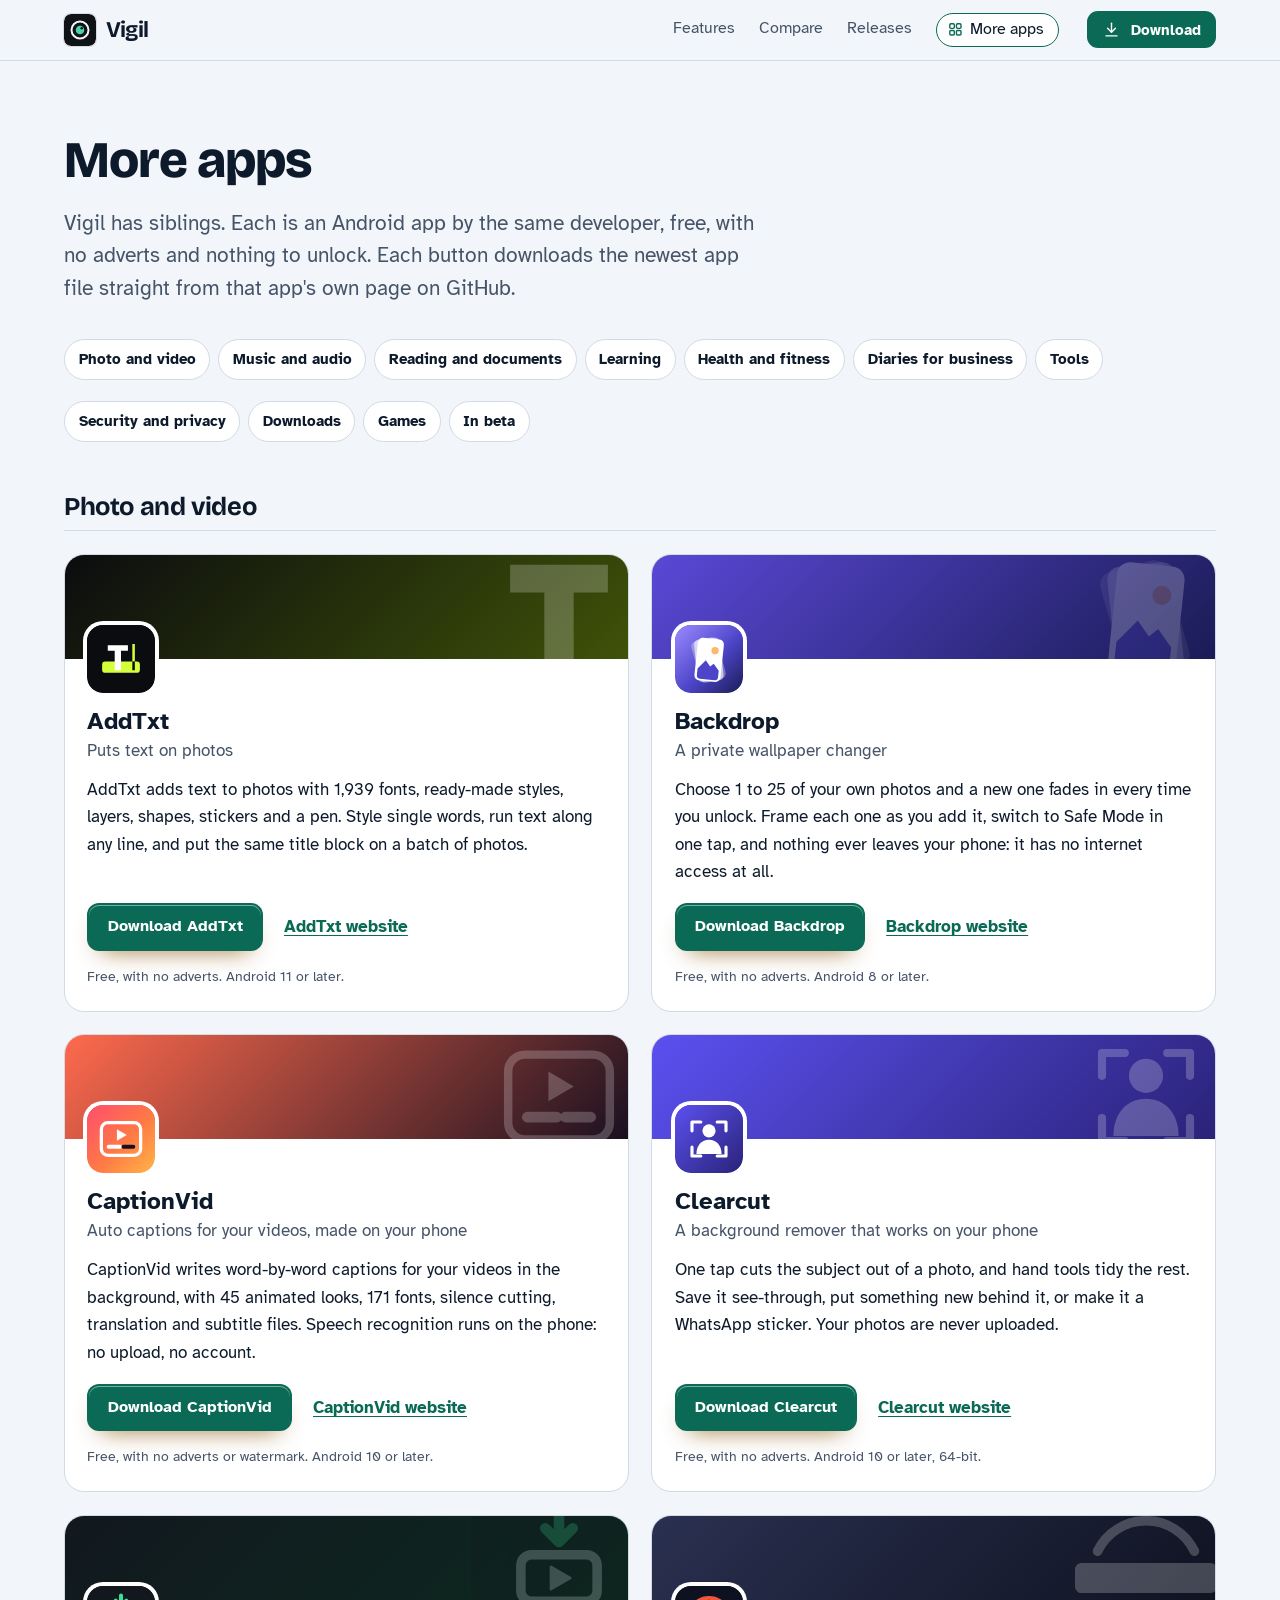
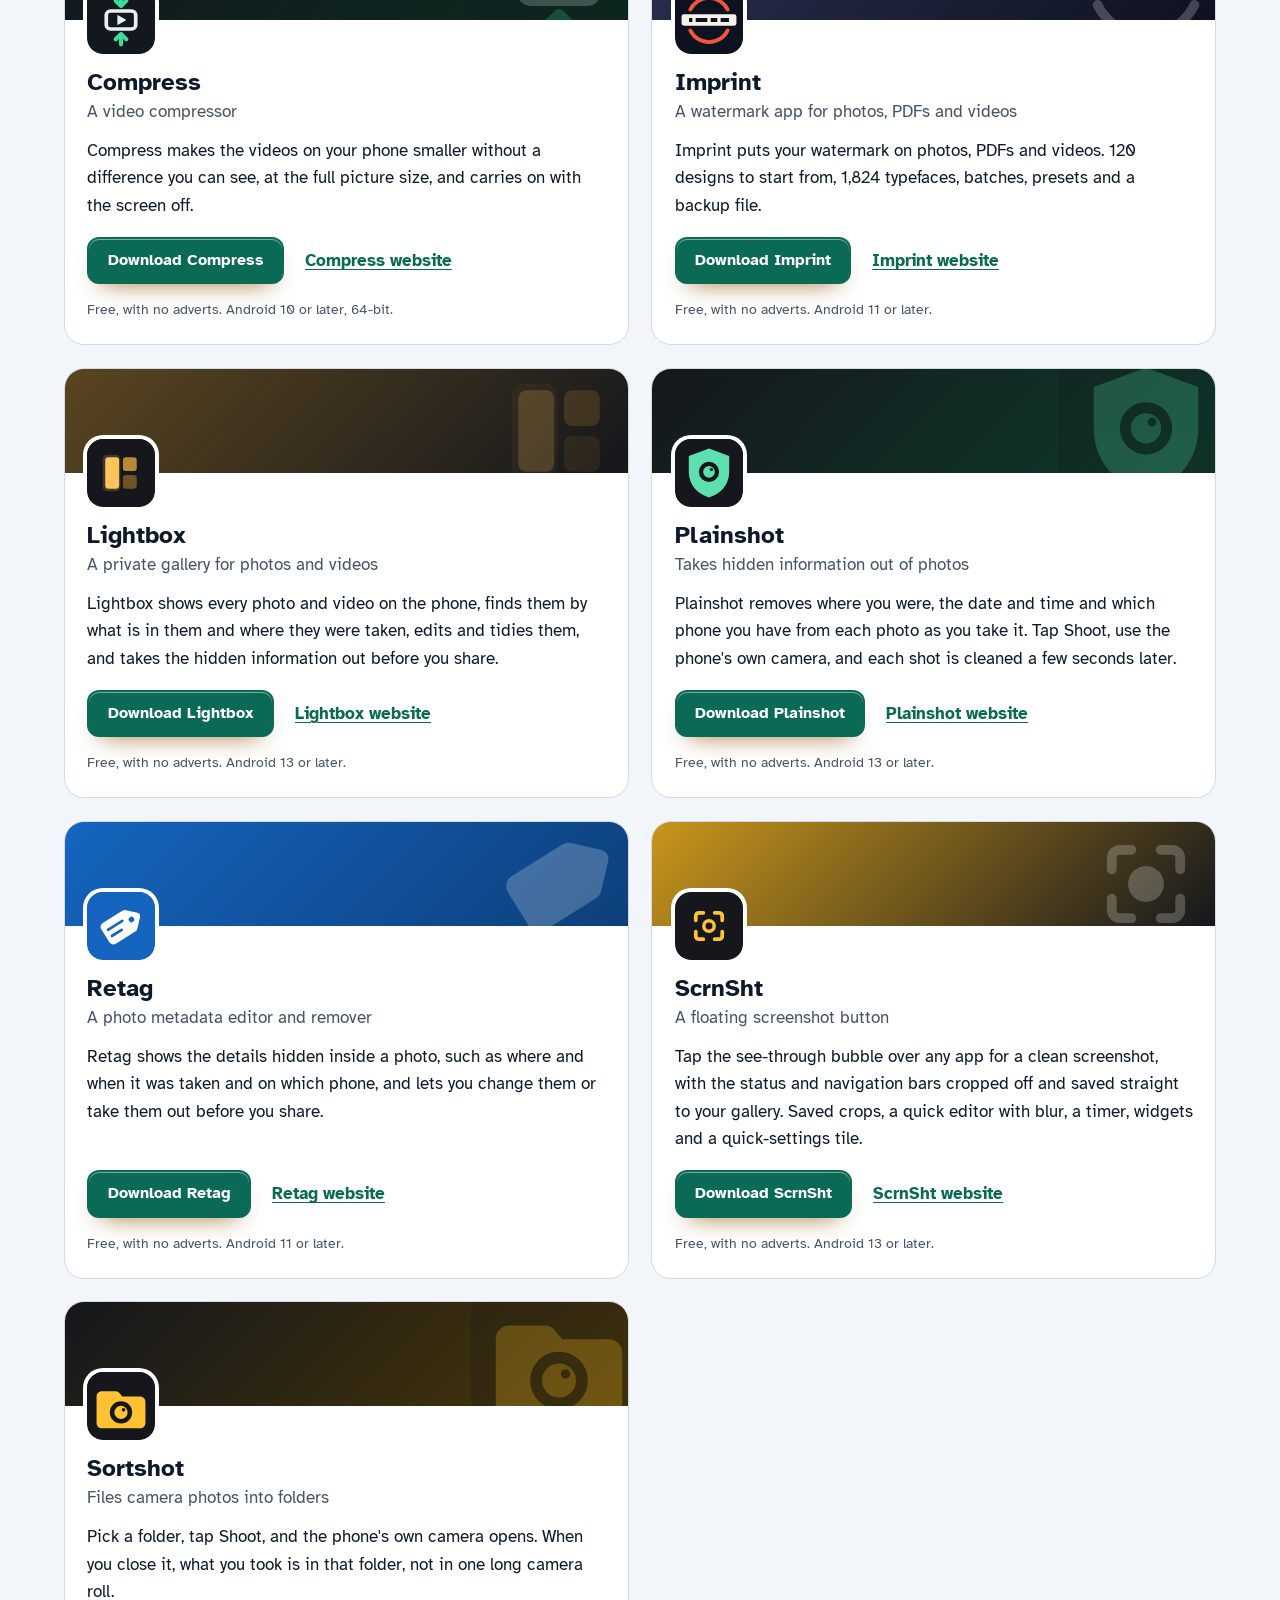
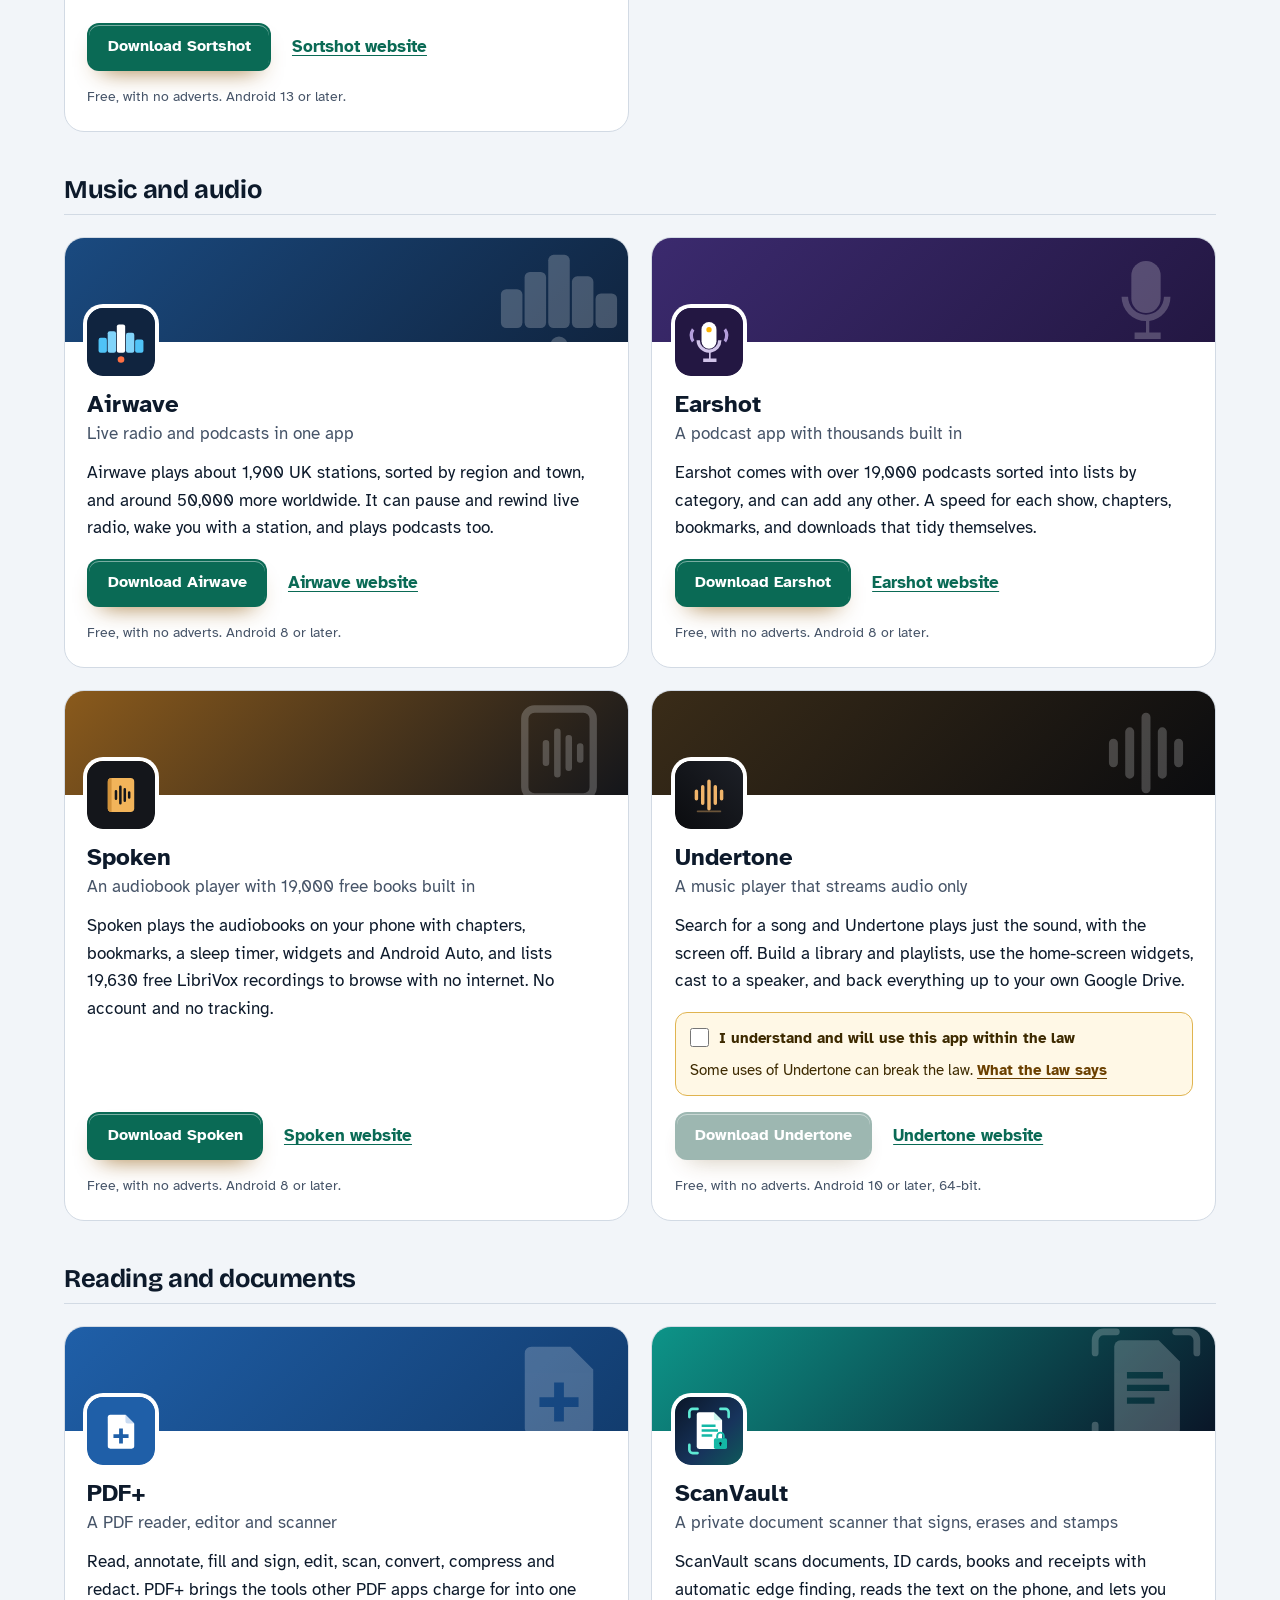
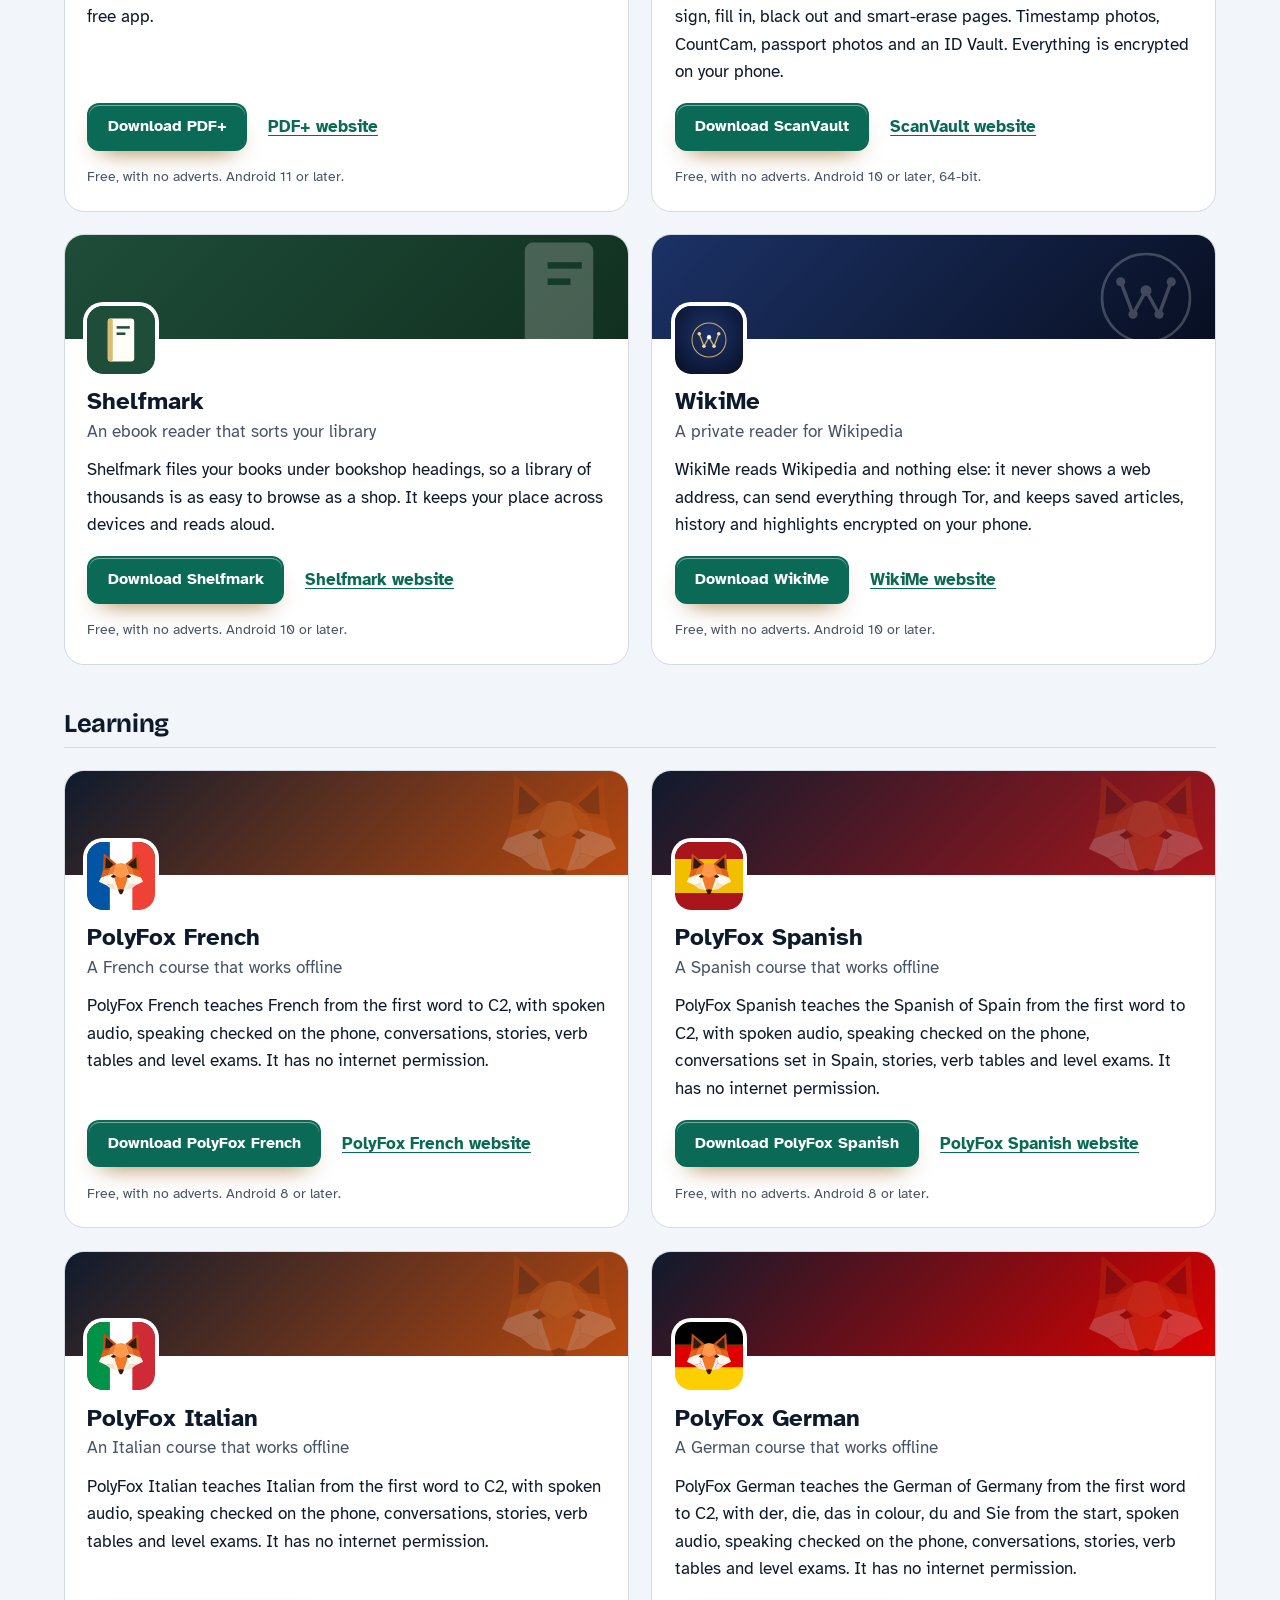
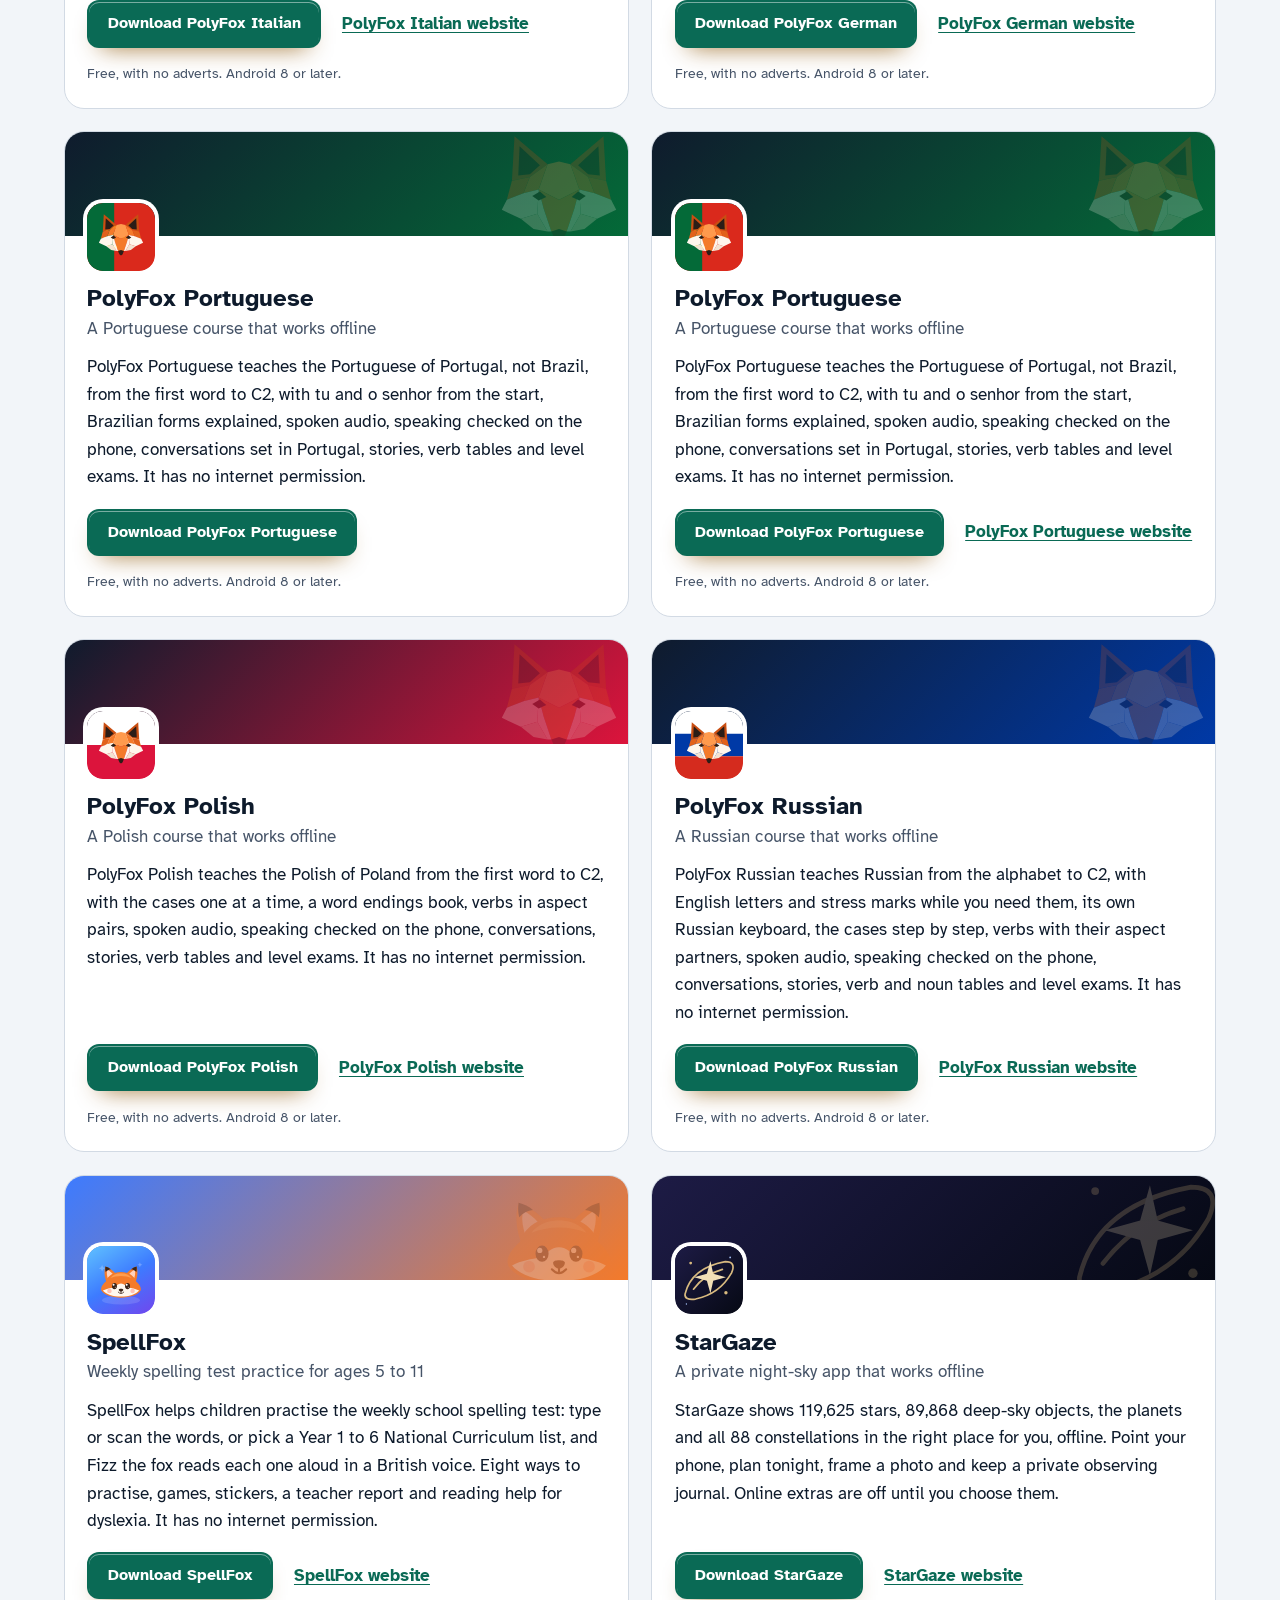
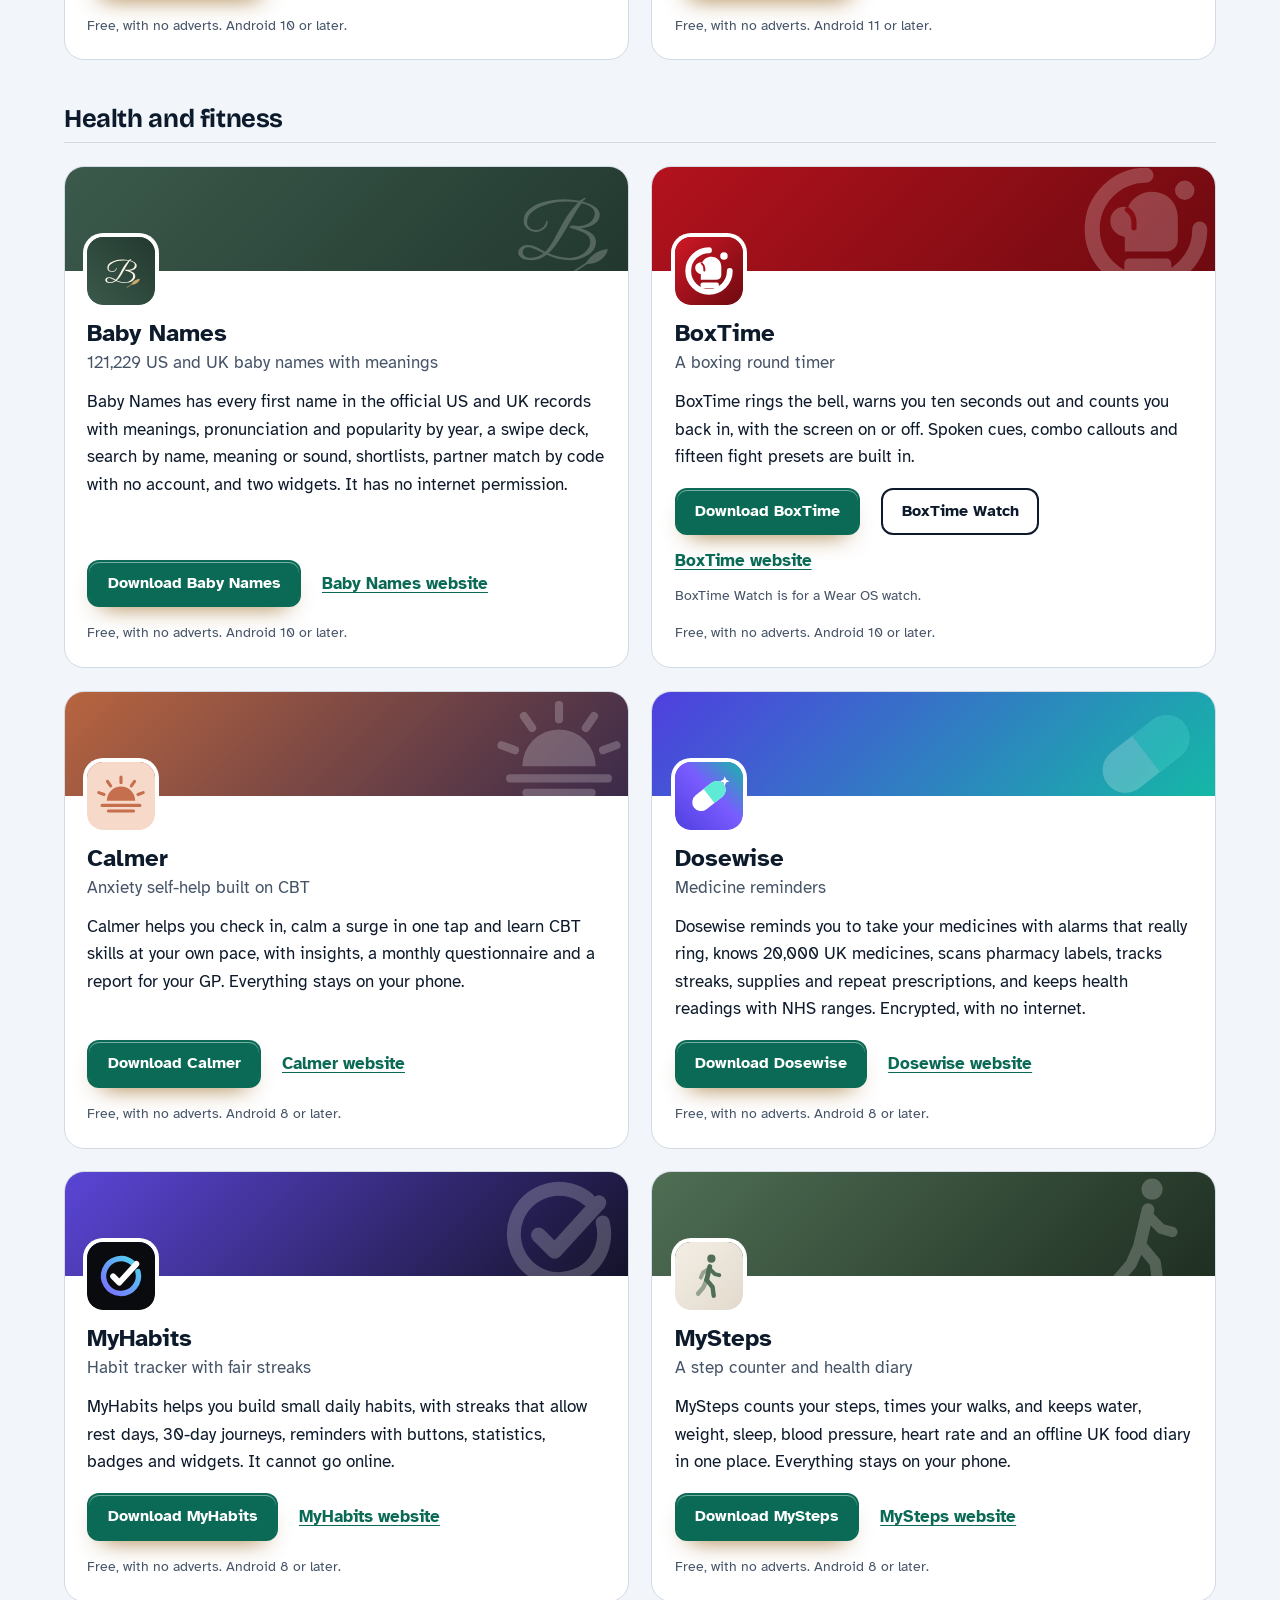
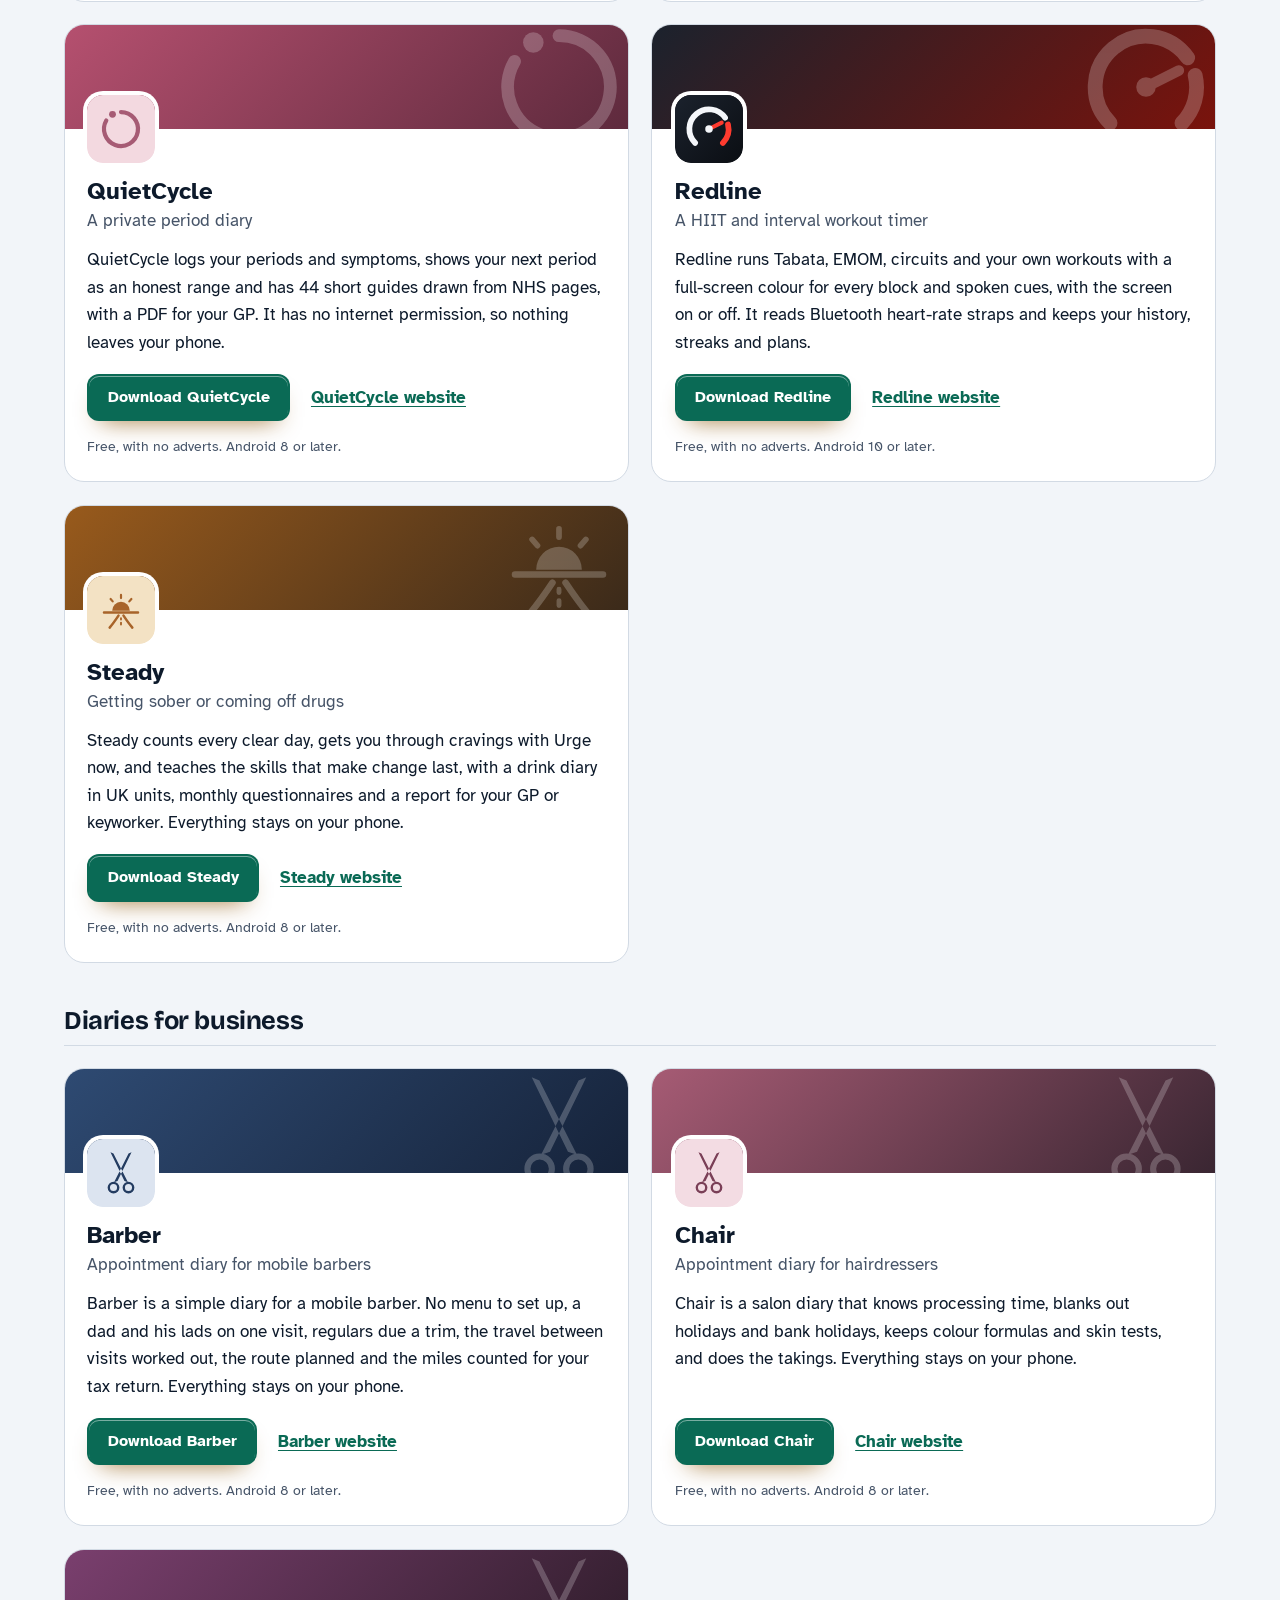
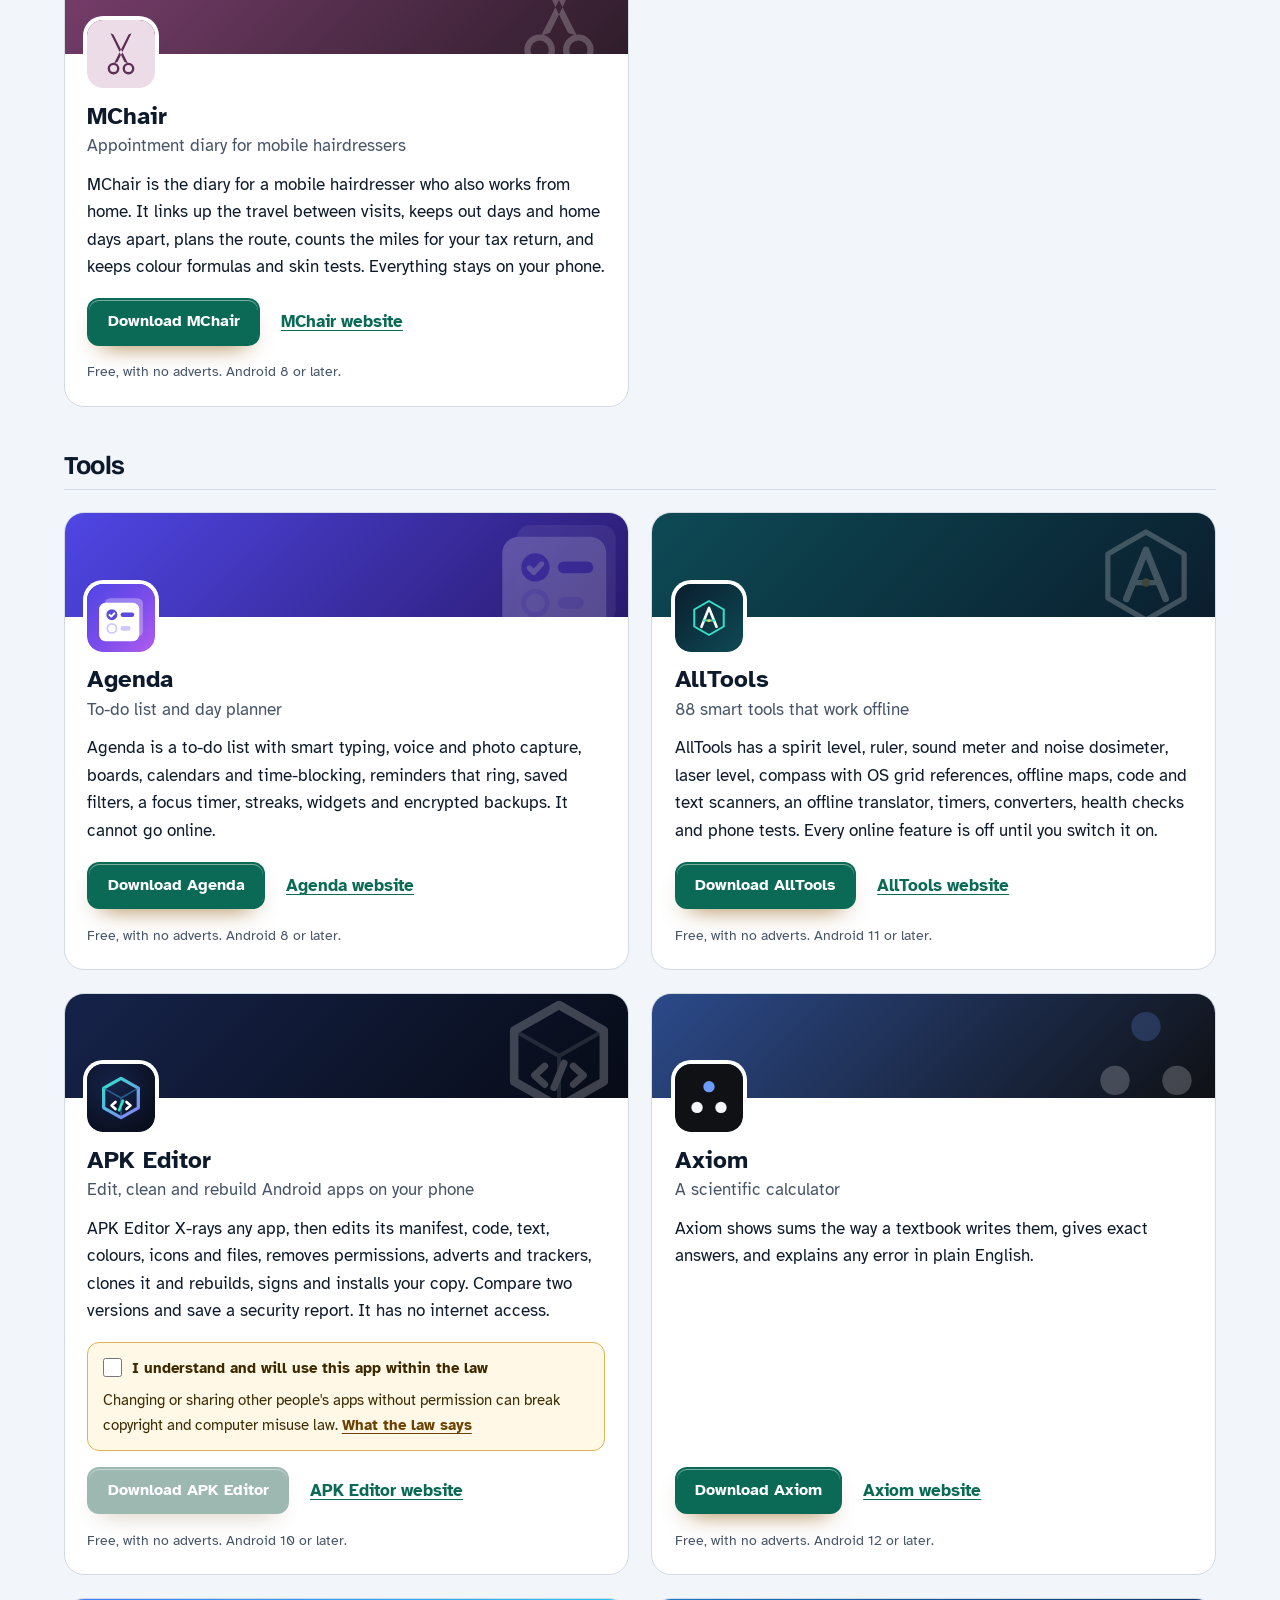
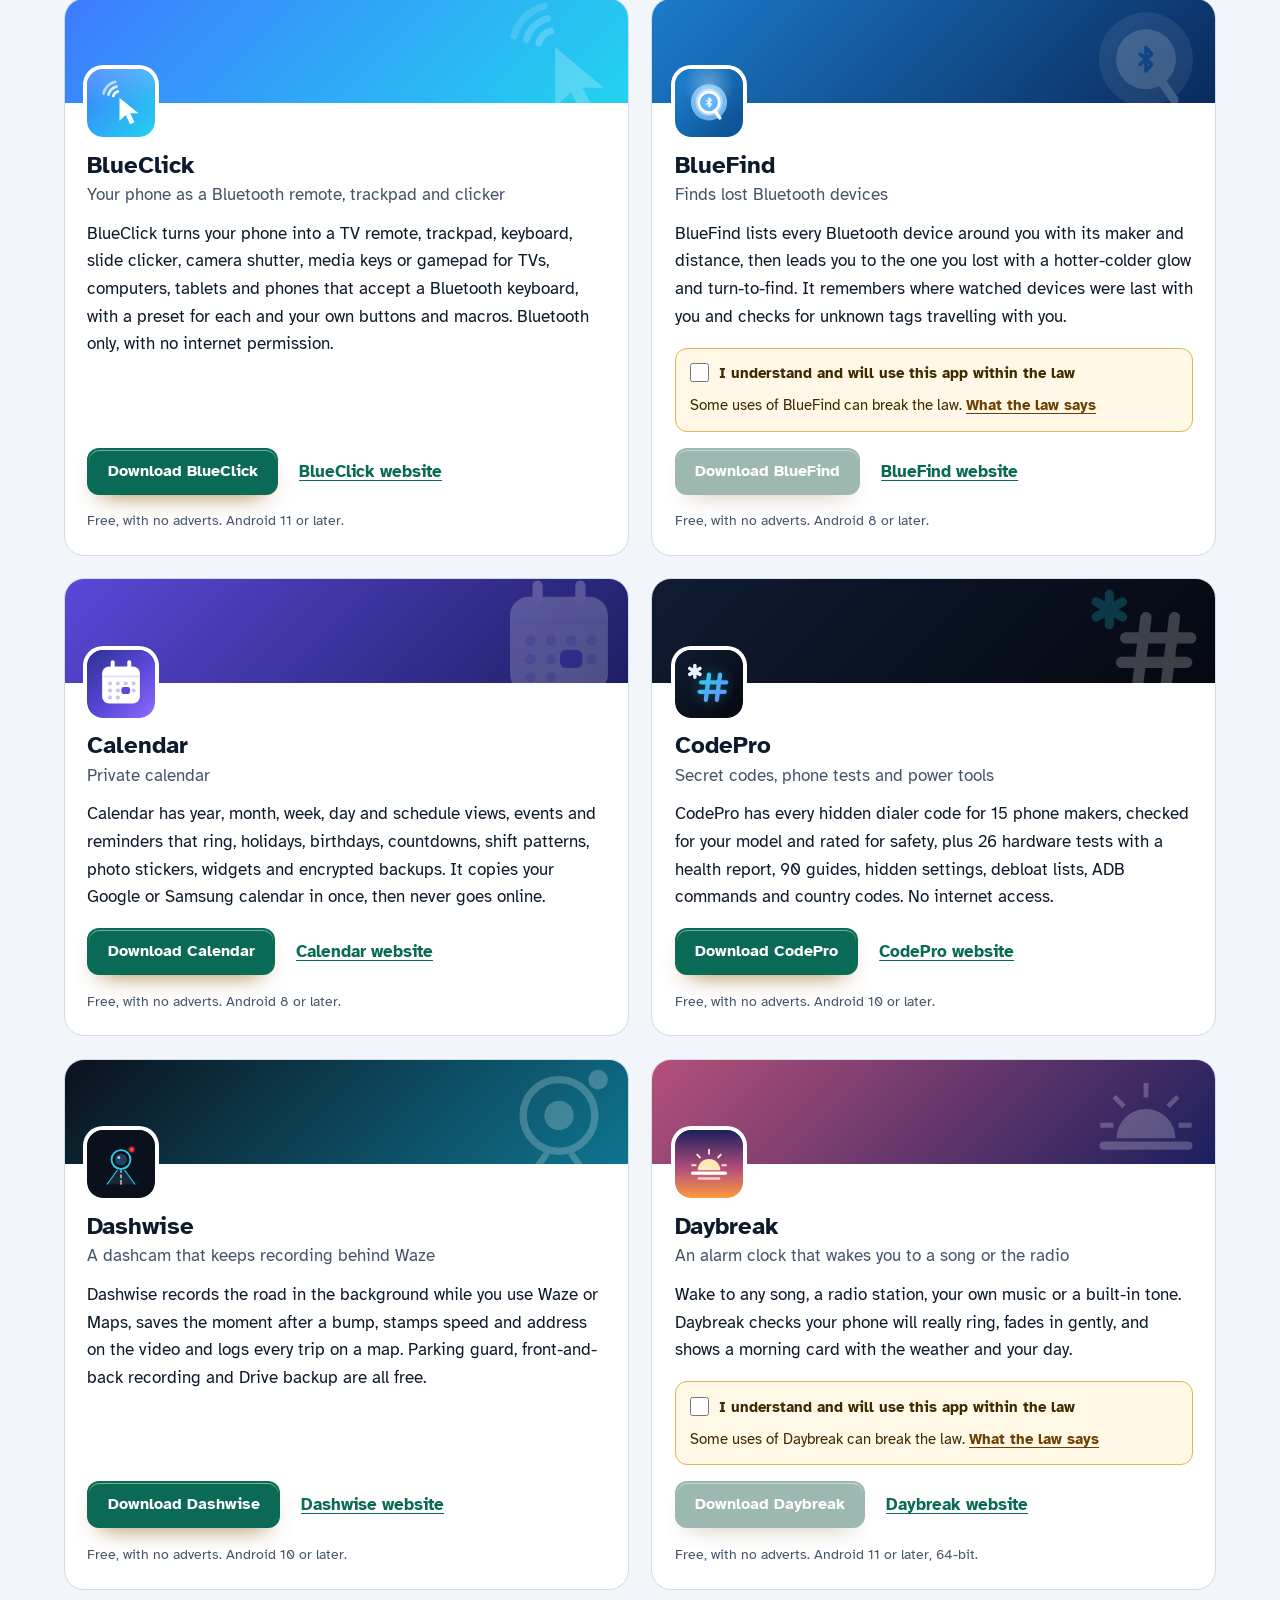
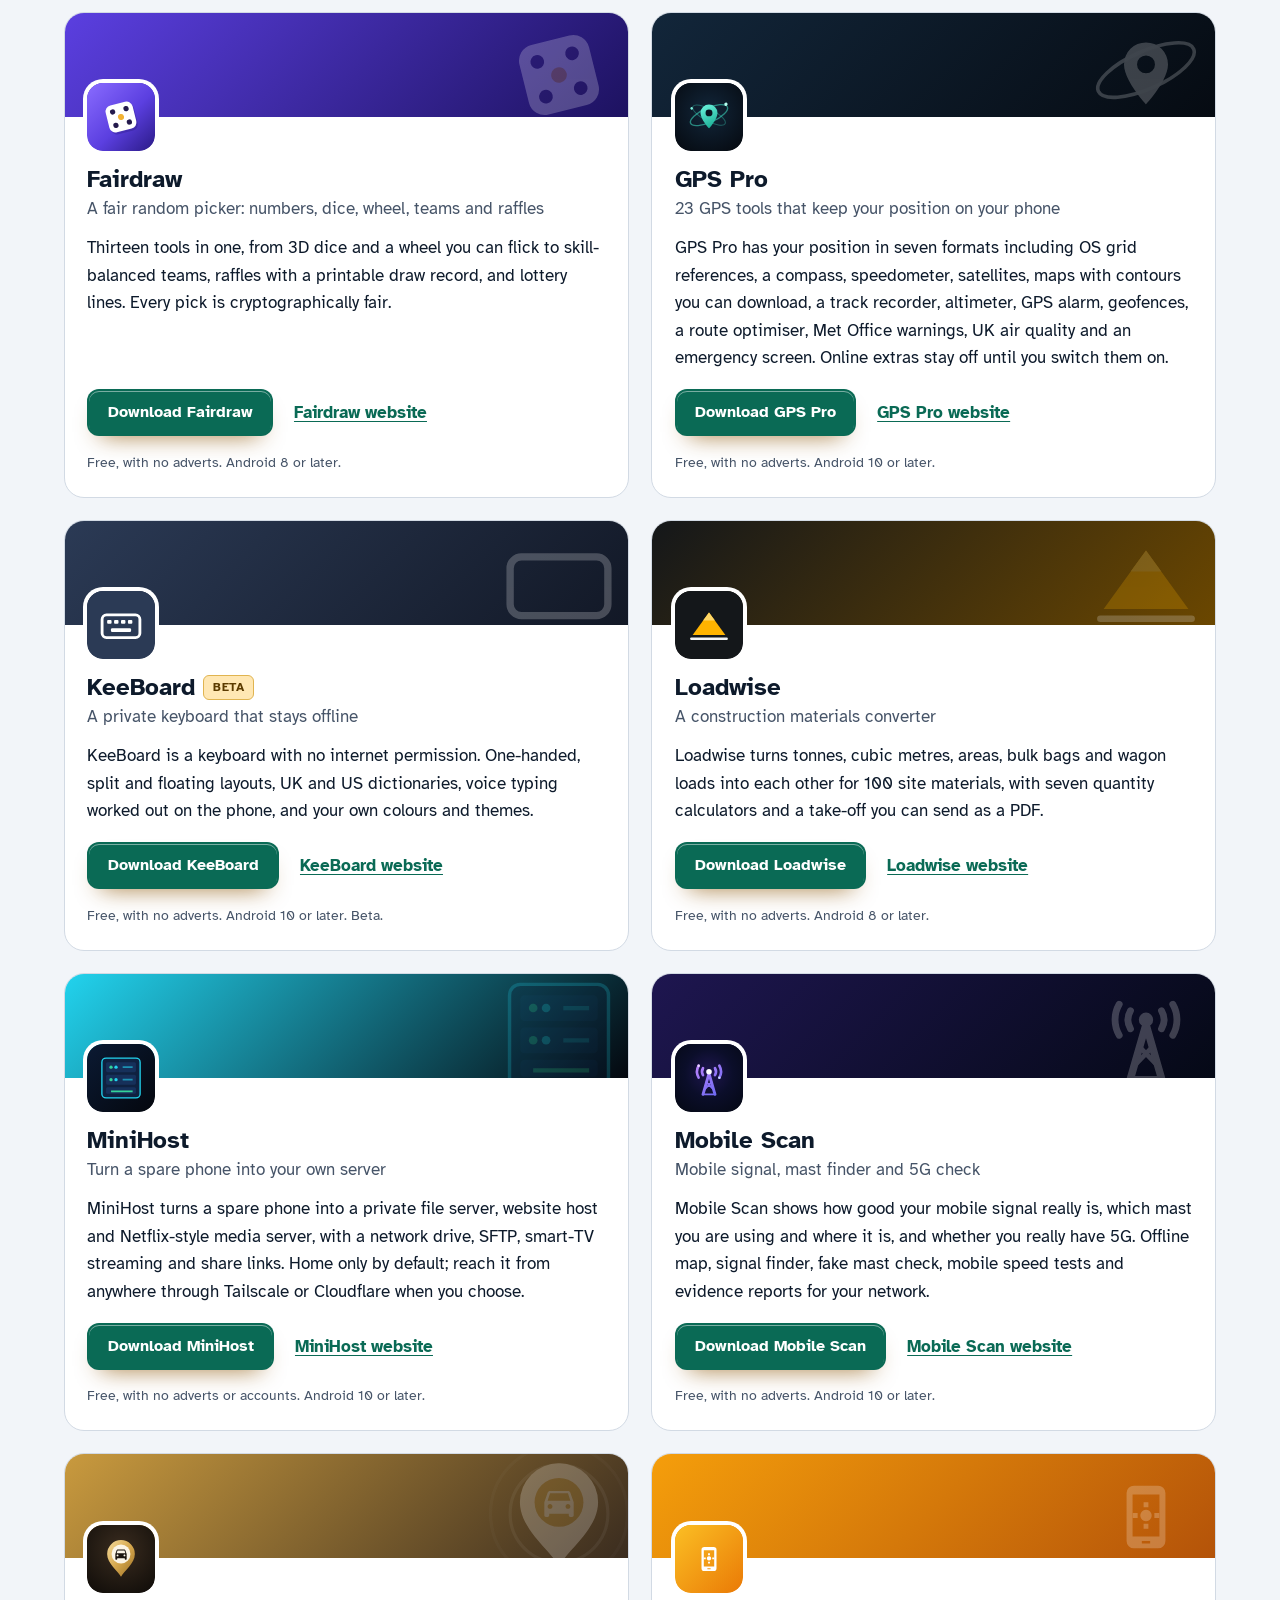
<file: more-apps.html>
<!DOCTYPE html>
<html lang="en-GB">
<head>
<meta charset="utf-8">
<meta name="viewport" content="width=device-width, initial-scale=1">
<title>More free Android apps from the maker of Vigil</title>
<meta name="description" content="All 99 free Android apps from the maker of Vigil, in one list by category, each with its download and a link to its website.">
<meta name="author" content="Jonathan Jackson">
<link rel="canonical" href="https://customgpter.github.io/vigil/more-apps.html">
<meta name="theme-color" content="#f2f5f9" media="(prefers-color-scheme: light)">
<meta name="theme-color" content="#0a111b" media="(prefers-color-scheme: dark)">
<meta property="og:type" content="website">
<meta property="og:site_name" content="Vigil">
<meta property="og:title" content="More free Android apps from the maker of Vigil">
<meta property="og:description" content="All 99 free Android apps from the maker of Vigil, in one list by category, each with its download and a link to its website.">
<meta property="og:url" content="https://customgpter.github.io/vigil/more-apps.html">
<meta property="og:image" content="https://customgpter.github.io/vigil/assets/og.png">
<meta property="og:image:width" content="1200">
<meta property="og:image:height" content="630">
<meta property="og:image:alt" content="Vigil&#x27;s first screen, choosing whether this phone is a camera or a viewer">
<meta property="og:locale" content="en_GB">
<meta name="twitter:card" content="summary_large_image">
<link rel="icon" href="./assets/favicon.svg" type="image/svg+xml">
<link rel="apple-touch-icon" href="./assets/apple-touch-icon.png">
<link rel="preload" href="./assets/fonts/bricolage-grotesque-latin.woff2" as="font" type="font/woff2" crossorigin>
<link rel="preload" href="./assets/fonts/atkinson-hyperlegible-latin-400-normal.woff2" as="font" type="font/woff2" crossorigin>
<link rel="stylesheet" href="./assets/site.css?v=1">
<link rel="stylesheet" href="./assets/house.css?v=1">
<script type="application/ld+json">{"@context":"https://schema.org","@type":"ItemList","name":"Apps from the maker of Vigil","url":"https://customgpter.github.io/vigil/more-apps.html","itemListElement":[{"@type":"ListItem","position":1,"name":"AddTxt","url":"https://customgpter.github.io/addtxt/"},{"@type":"ListItem","position":2,"name":"Backdrop","url":"https://customgpter.github.io/backdrop/"},{"@type":"ListItem","position":3,"name":"CaptionVid","url":"https://customgpter.github.io/captionvid/"},{"@type":"ListItem","position":4,"name":"Clearcut","url":"https://customgpter.github.io/clearcut/"},{"@type":"ListItem","position":5,"name":"Compress","url":"https://customgpter.github.io/compress/"},{"@type":"ListItem","position":6,"name":"Imprint","url":"https://customgpter.github.io/imprint/"},{"@type":"ListItem","position":7,"name":"Lightbox","url":"https://customgpter.github.io/lightbox/"},{"@type":"ListItem","position":8,"name":"Plainshot","url":"https://customgpter.github.io/plainshot/"},{"@type":"ListItem","position":9,"name":"Retag","url":"https://customgpter.github.io/retag/"},{"@type":"ListItem","position":10,"name":"ScrnSht","url":"https://customgpter.github.io/scrnsht/"},{"@type":"ListItem","position":11,"name":"Sortshot","url":"https://customgpter.github.io/sortshot/"},{"@type":"ListItem","position":12,"name":"Airwave","url":"https://customgpter.github.io/airwave/"},{"@type":"ListItem","position":13,"name":"Earshot","url":"https://customgpter.github.io/earshot/"},{"@type":"ListItem","position":14,"name":"Spoken","url":"https://customgpter.github.io/spoken/"},{"@type":"ListItem","position":15,"name":"Undertone","url":"https://customgpter.github.io/undertone/"},{"@type":"ListItem","position":16,"name":"PDF+","url":"https://customgpter.github.io/pdfplus/"},{"@type":"ListItem","position":17,"name":"ScanVault","url":"https://customgpter.github.io/scanvault/"},{"@type":"ListItem","position":18,"name":"Shelfmark","url":"https://customgpter.github.io/shelfmark/"},{"@type":"ListItem","position":19,"name":"WikiMe","url":"https://customgpter.github.io/wikime/"},{"@type":"ListItem","position":20,"name":"PolyFox French","url":"https://customgpter.github.io/polyfox/"},{"@type":"ListItem","position":21,"name":"PolyFox German","url":"https://customgpter.github.io/polyfox-german/"},{"@type":"ListItem","position":22,"name":"PolyFox Portuguese","url":"https://customgpter.github.io/polyfox-portuguese/"},{"@type":"ListItem","position":23,"name":"PolyFox Polish","url":"https://customgpter.github.io/polyfox-polish/"},{"@type":"ListItem","position":24,"name":"PolyFox Russian","url":"https://customgpter.github.io/polyfox-russian/"},{"@type":"ListItem","position":25,"name":"SpellFox","url":"https://customgpter.github.io/spellfox/"},{"@type":"ListItem","position":26,"name":"StarGaze","url":"https://customgpter.github.io/stargaze/"},{"@type":"ListItem","position":27,"name":"Baby Names","url":"https://customgpter.github.io/babynames/"},{"@type":"ListItem","position":28,"name":"BoxTime","url":"https://customgpter.github.io/boxtime/"},{"@type":"ListItem","position":29,"name":"Calmer","url":"https://customgpter.github.io/calmer/"},{"@type":"ListItem","position":30,"name":"Dosewise","url":"https://customgpter.github.io/dosewise/"},{"@type":"ListItem","position":31,"name":"MyHabits","url":"https://customgpter.github.io/myhabits/"},{"@type":"ListItem","position":32,"name":"MySteps","url":"https://customgpter.github.io/mysteps/"},{"@type":"ListItem","position":33,"name":"QuietCycle","url":"https://customgpter.github.io/quietcycle/"},{"@type":"ListItem","position":34,"name":"Redline","url":"https://customgpter.github.io/redline/"},{"@type":"ListItem","position":35,"name":"Steady","url":"https://customgpter.github.io/steady/"},{"@type":"ListItem","position":36,"name":"Barber","url":"https://customgpter.github.io/barber/"},{"@type":"ListItem","position":37,"name":"Chair","url":"https://customgpter.github.io/chair/"},{"@type":"ListItem","position":38,"name":"MChair","url":"https://customgpter.github.io/mchair/"},{"@type":"ListItem","position":39,"name":"Agenda","url":"https://customgpter.github.io/agenda/"},{"@type":"ListItem","position":40,"name":"AllTools","url":"https://customgpter.github.io/alltools/"},{"@type":"ListItem","position":41,"name":"APK Editor","url":"https://customgpter.github.io/apkeditor/"},{"@type":"ListItem","position":42,"name":"Axiom","url":"https://customgpter.github.io/axiom/"},{"@type":"ListItem","position":43,"name":"BlueClick","url":"https://customgpter.github.io/blueclick/"},{"@type":"ListItem","position":44,"name":"BlueFind","url":"https://customgpter.github.io/bluefind/"},{"@type":"ListItem","position":45,"name":"Calendar","url":"https://customgpter.github.io/calendar/"},{"@type":"ListItem","position":46,"name":"CodePro","url":"https://customgpter.github.io/codepro/"},{"@type":"ListItem","position":47,"name":"Dashwise","url":"https://customgpter.github.io/dashwise/"},{"@type":"ListItem","position":48,"name":"Daybreak","url":"https://customgpter.github.io/daybreak/"},{"@type":"ListItem","position":49,"name":"Fairdraw","url":"https://customgpter.github.io/fairdraw/"},{"@type":"ListItem","position":50,"name":"GPS Pro","url":"https://customgpter.github.io/gpspro/"},{"@type":"ListItem","position":51,"name":"KeeBoard","url":"https://customgpter.github.io/keeboard/"},{"@type":"ListItem","position":52,"name":"Loadwise","url":"https://customgpter.github.io/loadwise/"},{"@type":"ListItem","position":53,"name":"MiniHost","url":"https://customgpter.github.io/minihost/"},{"@type":"ListItem","position":54,"name":"Mobile Scan","url":"https://customgpter.github.io/mobilescan/"},{"@type":"ListItem","position":55,"name":"Parkwise","url":"https://customgpter.github.io/parkwise/"},{"@type":"ListItem","position":56,"name":"Pocketmind","url":"https://customgpter.github.io/pocketmind/"},{"@type":"ListItem","position":57,"name":"Refine","url":"https://customgpter.github.io/refine/"},{"@type":"ListItem","position":58,"name":"Shiftwise","url":"https://customgpter.github.io/shiftwise/"},{"@type":"ListItem","position":59,"name":"SimpleCalc","url":"https://customgpter.github.io/simplecalc/"},{"@type":"ListItem","position":60,"name":"Skyline","url":"https://customgpter.github.io/skyline/"},{"@type":"ListItem","position":61,"name":"Slipway","url":"https://customgpter.github.io/slipway/"},{"@type":"ListItem","position":62,"name":"Tagger","url":"https://customgpter.github.io/tagger/"},{"@type":"ListItem","position":63,"name":"TotalClean","url":"https://customgpter.github.io/totalclean/"},{"@type":"ListItem","position":64,"name":"TVLink","url":"https://customgpter.github.io/tvlink/"},{"@type":"ListItem","position":65,"name":"Unbox","url":"https://customgpter.github.io/unbox/"},{"@type":"ListItem","position":66,"name":"WhatsKeep","url":"https://customgpter.github.io/whatskeep/"},{"@type":"ListItem","position":67,"name":"WiFi Scan","url":"https://customgpter.github.io/wifiscan/"},{"@type":"ListItem","position":68,"name":"Auditly","url":"https://customgpter.github.io/auditly/"},{"@type":"ListItem","position":69,"name":"Backchannel","url":"https://customgpter.github.io/backchannel/"},{"@type":"ListItem","position":70,"name":"ENotes","url":"https://customgpter.github.io/enotes/"},{"@type":"ListItem","position":71,"name":"FindMe","url":"https://customgpter.github.io/findme/"},{"@type":"ListItem","position":72,"name":"iLock","url":"https://customgpter.github.io/ilock/"},{"@type":"ListItem","position":73,"name":"ImSafe","url":"https://customgpter.github.io/imsafe/"},{"@type":"ListItem","position":74,"name":"IShred","url":"https://customgpter.github.io/ishred/"},{"@type":"ListItem","position":75,"name":"LockBox","url":"https://customgpter.github.io/lockbox/"},{"@type":"ListItem","position":76,"name":"PassVault","url":"https://customgpter.github.io/passvault/"},{"@type":"ListItem","position":77,"name":"SpyFind","url":"https://customgpter.github.io/spyfind/"},{"@type":"ListItem","position":78,"name":"TextWipe","url":"https://customgpter.github.io/textwipe/"},{"@type":"ListItem","position":79,"name":"Tracewire","url":"https://customgpter.github.io/tracewire/"},{"@type":"ListItem","position":80,"name":"Vigil","url":"https://customgpter.github.io/vigil/"},{"@type":"ListItem","position":81,"name":"Grab","url":"https://customgpter.github.io/grab/"},{"@type":"ListItem","position":82,"name":"Swarm","url":"https://customgpter.github.io/swarm/"},{"@type":"ListItem","position":83,"name":"Plane Games","url":"https://customgpter.github.io/plane-games/"},{"@type":"ListItem","position":84,"name":"Ninefold","url":"https://customgpter.github.io/ninefold/"},{"@type":"ListItem","position":85,"name":"Cubewise","url":"https://customgpter.github.io/cubewise/"},{"@type":"ListItem","position":86,"name":"Tilewise","url":"https://customgpter.github.io/tilewise/"},{"@type":"ListItem","position":87,"name":"Letterwise","url":"https://customgpter.github.io/letterwise/"},{"@type":"ListItem","position":88,"name":"Kingside","url":"https://customgpter.github.io/kingside/"},{"@type":"ListItem","position":89,"name":"Deckhand","url":"https://customgpter.github.io/deckhand/"},{"@type":"ListItem","position":90,"name":"SNESForge","url":"https://customgpter.github.io/snesforge/"},{"@type":"ListItem","position":91,"name":"Fame Boy","url":"https://customgpter.github.io/fameboy/"},{"@type":"ListItem","position":92,"name":"PSPPro","url":"https://customgpter.github.io/psppro/"},{"@type":"ListItem","position":93,"name":"MegaGen","url":"https://customgpter.github.io/megagen/"},{"@type":"ListItem","position":94,"name":"QVR","url":"https://customgpter.github.io/qvr/"},{"@type":"ListItem","position":95,"name":"QVR Watch","url":"https://customgpter.github.io/qvr-watch/"},{"@type":"ListItem","position":96,"name":"QVRLite","url":"https://customgpter.github.io/qvrlite/"},{"@type":"ListItem","position":97,"name":"Onionz","url":"https://customgpter.github.io/onionz/"},{"@type":"ListItem","position":98,"name":"OnionzWeb","url":"https://customgpter.github.io/onionzweb/"}]}</script>
<link rel="stylesheet" href="./assets/apps-list.css?v=1">
<script src="./assets/apps-list.js?v=1" defer></script>
</head>
<body>
<a class="skip" href="#main">Skip to content</a>
<header class="masthead">
<div class="wrap">
<a class="brand" href="./" aria-label="Vigil home"><svg viewBox="0 0 64 64" aria-hidden="true"><rect width="64" height="64" rx="14" fill="#0f1317"/><circle cx="32" cy="32" r="17" fill="none" stroke="#f2f5f7" stroke-width="4"/><circle cx="32" cy="32" r="8.5" fill="#4fd1a5"/><circle cx="35.4" cy="28.6" r="2.5" fill="#0f1317"/></svg><span>Vigil</span></a>
<nav aria-label="Main"><ul><li><a href="./#features">Features</a></li><li><a href="./compare.html">Compare</a></li><li><a href="./releases.html">Releases</a></li><li><a class="more-apps" href="./more-apps.html" aria-current="page"><svg class="ico" viewBox="0 0 24 24" aria-hidden="true"><rect x="4" y="4" width="6.5" height="6.5" rx="1.6"/><rect x="13.5" y="4" width="6.5" height="6.5" rx="1.6"/><rect x="4" y="13.5" width="6.5" height="6.5" rx="1.6"/><rect x="13.5" y="13.5" width="6.5" height="6.5" rx="1.6"/></svg>More apps</a></li></ul></nav>
<a class="button small" href="./#download"><svg class="ico" viewBox="0 0 24 24" aria-hidden="true"><path d="M12 4v11"/><path d="M7 10.5l5 5 5-5"/><path d="M5 20h14"/></svg>Download</a>
</div>
</header>
<main id="main" class="doc">
<div class="wrap">
<div class="measure">
<h1>More apps</h1>
<p class="lede">Vigil has siblings. Each is an Android app by the same developer, free, with no adverts and nothing to unlock. Each button downloads the newest app file straight from that app's own page on GitHub.</p>
</div>
<!-- apps:start -->
<nav class="mapps-jump" aria-label="App groups"><ul><li><a href="#apps-photo">Photo and video</a></li><li><a href="#apps-audio">Music and audio</a></li><li><a href="#apps-reading">Reading and documents</a></li><li><a href="#apps-learning">Learning</a></li><li><a href="#apps-health">Health and fitness</a></li><li><a href="#apps-diaries">Diaries for business</a></li><li><a href="#apps-tools">Tools</a></li><li><a href="#apps-security">Security and privacy</a></li><li><a href="#apps-downloads">Downloads</a></li><li><a href="#apps-games">Games</a></li><li><a href="#apps-testing">In beta</a></li></ul></nav>
<div class="mapps-group" role="group" aria-labelledby="apps-photo"><h2 class="mapps-cat" id="apps-photo">Photo and video</h2>
<ul class="mapps"><li class="mapp" style="--b:#0b0c0f;--b2:#3f5208"><div class="mapp-cover" aria-hidden="true"><svg viewBox="0 0 108 108"><path fill="#fff" d="M24 22h60v17H63v49H45V39H24z"/></svg></div><div class="mapp-body"><svg class="mapp-icon" viewBox="0 0 108 108" aria-hidden="true"><rect width="108" height="108" rx="24" fill="#0b0c0f"/><path fill="#d4ff3a" d="M29 58h50a5 5 0 0 1 5 5v8a5 5 0 0 1-5 5H29a5 5 0 0 1-5-5v-8a5 5 0 0 1 5-5z"/><path fill="#fff" d="M33 32h32v9H54v31H44V41H33z"/><path fill="#d4ff3a" d="M72 30h4v28h-4z"/><path fill="#0b0c0f" d="M72 58h4v14h-4z"/></svg><h3>AddTxt</h3><p class="mapp-kind">Puts text on photos</p><p class="mapp-say">AddTxt adds text to photos with 1,939 fonts, ready-made styles, layers, shapes, stickers and a pen. Style single words, run text along any line, and put the same title block on a batch of photos.</p><p class="mapp-go"><a class="button" href="https://github.com/CustomGPTer/addtxt/releases/latest/download/AddTxt.apk">Download AddTxt</a><a class="mapp-site" href="https://customgpter.github.io/addtxt/">AddTxt website</a></p><p class="mapp-needs">Free, with no adverts. Android 11 or later.</p></div></li>
<li class="mapp" style="--b:#5a48d6;--b2:#1a1c55"><div class="mapp-cover" aria-hidden="true"><svg viewBox="0 0 108 108"><g transform="translate(54 58) scale(1.3) translate(-54 -58)"><rect x="38" y="30" width="32" height="52" rx="6" fill="#fff" fill-opacity=".3" transform="rotate(-16 54 58)"/><rect x="38" y="30" width="32" height="52" rx="6" fill="#fff" fill-opacity=".6" transform="rotate(-6 54 58)"/><g transform="rotate(6 54 58)"><rect x="38" y="30" width="32" height="52" rx="6" fill="#fff"/><path d="M41 68l9-11 6 7 4-4 7 8v8a4 4 0 0 1-4 4H45a4 4 0 0 1-4-4z" fill="#4d45c9"/><circle cx="60" cy="44" r="4.5" fill="#FFB86B"/></g></g></svg></div><div class="mapp-body"><svg class="mapp-icon" viewBox="0 0 108 108" aria-hidden="true"><defs><linearGradient id="i-backdrop-mapp-cc" x1="0" y1="0" x2="1" y2="1"><stop offset="0" stop-color="#9c8bff"/><stop offset=".55" stop-color="#4d45c9"/><stop offset="1" stop-color="#1a1c55"/></linearGradient></defs><rect width="108" height="108" rx="24" fill="url(#i-backdrop-mapp-cc)"/><g transform="translate(54 58) scale(1.3) translate(-54 -58)"><rect x="38" y="30" width="32" height="52" rx="6" fill="#fff" fill-opacity=".3" transform="rotate(-16 54 58)"/><rect x="38" y="30" width="32" height="52" rx="6" fill="#fff" fill-opacity=".6" transform="rotate(-6 54 58)"/><g transform="rotate(6 54 58)"><rect x="38" y="30" width="32" height="52" rx="6" fill="#fff"/><path d="M41 68l9-11 6 7 4-4 7 8v8a4 4 0 0 1-4 4H45a4 4 0 0 1-4-4z" fill="#4d45c9"/><circle cx="60" cy="44" r="4.5" fill="#FFB86B"/></g></g></svg><h3>Backdrop</h3><p class="mapp-kind">A private wallpaper changer</p><p class="mapp-say">Choose 1 to 25 of your own photos and a new one fades in every time you unlock. Frame each one as you add it, switch to Safe Mode in one tap, and nothing ever leaves your phone: it has no internet access at all.</p><p class="mapp-go"><a class="button" href="https://github.com/CustomGPTer/backdrop/releases/latest/download/Backdrop.apk">Download Backdrop</a><a class="mapp-site" href="https://customgpter.github.io/backdrop/">Backdrop website</a></p><p class="mapp-needs">Free, with no adverts. Android 8 or later.</p></div></li>
<li class="mapp" style="--b:#ff6a4d;--b2:#1a1020"><div class="mapp-cover" aria-hidden="true"><svg viewBox="0 0 108 108"><g transform="translate(54 54) scale(1.3) translate(-54 -54)"><path d="M38,34 h32 a8,8 0 0 1 8,8 v24 a8,8 0 0 1 -8,8 h-32 a8,8 0 0 1 -8,-8 v-24 a8,8 0 0 1 8,-8 z" fill="none" stroke="#fff" stroke-width="4"/><path d="M49,42 L61,49 L49,56 Z" fill="#fff"/><path d="M39,61 h14 a2.5,2.5 0 0 1 0,5 h-14 a2.5,2.5 0 0 1 0,-5 z" fill="#fff"/><path d="M57,61 h12 a2.5,2.5 0 0 1 0,5 h-12 a2.5,2.5 0 0 1 0,-5 z" fill="#ffffff"/></g></svg></div><div class="mapp-body"><svg class="mapp-icon" viewBox="0 0 108 108" aria-hidden="true"><defs><linearGradient id="i-captionvid-cvbg" x1="0" y1="0" x2="1" y2="1"><stop offset="0" stop-color="#ff4d6d"/><stop offset=".55" stop-color="#ff7a45"/><stop offset="1" stop-color="#ffb547"/></linearGradient></defs><rect width="108" height="108" rx="24" fill="url(#i-captionvid-cvbg)"/><g transform="translate(54 54) scale(1.3) translate(-54 -54)"><path d="M38,34 h32 a8,8 0 0 1 8,8 v24 a8,8 0 0 1 -8,8 h-32 a8,8 0 0 1 -8,-8 v-24 a8,8 0 0 1 8,-8 z" fill="none" stroke="#fff" stroke-width="4"/><path d="M49,42 L61,49 L49,56 Z" fill="#fff"/><path d="M39,61 h14 a2.5,2.5 0 0 1 0,5 h-14 a2.5,2.5 0 0 1 0,-5 z" fill="#fff"/><path d="M57,61 h12 a2.5,2.5 0 0 1 0,5 h-12 a2.5,2.5 0 0 1 0,-5 z" fill="#1a1020"/></g></svg><h3>CaptionVid</h3><p class="mapp-kind">Auto captions for your videos, made on your phone</p><p class="mapp-say">CaptionVid writes word-by-word captions for your videos in the background, with 45 animated looks, 171 fonts, silence cutting, translation and subtitle files. Speech recognition runs on the phone: no upload, no account.</p><p class="mapp-go"><a class="button" href="https://github.com/CustomGPTer/captionvid/releases/latest/download/CaptionVid.apk">Download CaptionVid</a><a class="mapp-site" href="https://customgpter.github.io/captionvid/">CaptionVid website</a></p><p class="mapp-needs">Free, with no adverts or watermark. Android 10 or later.</p></div></li><li class="mapp" style="--b:#5b50f0;--b2:#2a2378"><div class="mapp-cover" aria-hidden="true"><svg viewBox="0 0 108 108"><circle cx="54" cy="41" r="10.5" fill="#fff"/><path d="M34 78c0-14.5 8.5-23 20-23s20 8.5 20 23z" fill="#fff"/><path d="M27 41V27h14M67 27h14v14M27 67v14h14M67 81h14V67" fill="none" stroke="#fff" stroke-width="5" stroke-linecap="round" stroke-linejoin="round"/></svg></div><div class="mapp-body"><svg class="mapp-icon" viewBox="0 0 108 108" aria-hidden="true"><defs><linearGradient id="i-clearcut-mapp-cc" x1="0" y1="0" x2="1" y2="1"><stop offset="0" stop-color="#5b50f0"/><stop offset="1" stop-color="#2a2378"/></linearGradient></defs><rect width="108" height="108" rx="24" fill="url(#i-clearcut-mapp-cc)"/><circle cx="54" cy="41" r="10.5" fill="#fff"/><path d="M34 78c0-14.5 8.5-23 20-23s20 8.5 20 23z" fill="#fff"/><path d="M27 41V27h14M67 27h14v14M27 67v14h14M67 81h14V67" fill="none" stroke="#fff" stroke-width="5" stroke-linecap="round" stroke-linejoin="round"/></svg><h3>Clearcut</h3><p class="mapp-kind">A background remover that works on your phone</p><p class="mapp-say">One tap cuts the subject out of a photo, and hand tools tidy the rest. Save it see-through, put something new behind it, or make it a WhatsApp sticker. Your photos are never uploaded.</p><p class="mapp-go"><a class="button" href="https://github.com/CustomGPTer/clearcut/releases/latest/download/Clearcut.apk">Download Clearcut</a><a class="mapp-site" href="https://customgpter.github.io/clearcut/">Clearcut website</a></p><p class="mapp-needs">Free, with no adverts. Android 10 or later, 64-bit.</p></div></li>
<li class="mapp" style="--b:#12181e;--b2:#0c2a20"><div class="mapp-cover" aria-hidden="true"><svg viewBox="0 0 108 108"><rect width="108" height="108" rx="24" fill="#12181e"/><g transform="translate(54 54) scale(1.3) translate(-54 -54)"><path fill="none" stroke="#e9eef3" stroke-width="4.5" stroke-linejoin="round" d="M41 43h26a5 5 0 0 1 5 5v12a5 5 0 0 1-5 5H41a5 5 0 0 1-5-5V48a5 5 0 0 1 5-5z"/><path fill="#e9eef3" d="M50.5 48.2l9.2 5.3a.6.6 0 0 1 0 1l-9.2 5.3a.6.6 0 0 1-.9-.5V48.7a.6.6 0 0 1 .9-.5z"/><path fill="none" stroke="#3ddc97" stroke-width="5" stroke-linecap="round" stroke-linejoin="round" d="M54 24v12M47.5 30.5 54 37l6.5-6.5M54 84V72M47.5 77.5 54 71l6.5 6.5"/></g></svg></div><div class="mapp-body"><svg class="mapp-icon" viewBox="0 0 108 108" aria-hidden="true"><rect width="108" height="108" rx="24" fill="#12181e"/><g transform="translate(54 54) scale(1.3) translate(-54 -54)"><path fill="none" stroke="#e9eef3" stroke-width="4.5" stroke-linejoin="round" d="M41 43h26a5 5 0 0 1 5 5v12a5 5 0 0 1-5 5H41a5 5 0 0 1-5-5V48a5 5 0 0 1 5-5z"/><path fill="#e9eef3" d="M50.5 48.2l9.2 5.3a.6.6 0 0 1 0 1l-9.2 5.3a.6.6 0 0 1-.9-.5V48.7a.6.6 0 0 1 .9-.5z"/><path fill="none" stroke="#3ddc97" stroke-width="5" stroke-linecap="round" stroke-linejoin="round" d="M54 24v12M47.5 30.5 54 37l6.5-6.5M54 84V72M47.5 77.5 54 71l6.5 6.5"/></g></svg><h3>Compress</h3><p class="mapp-kind">A video compressor</p><p class="mapp-say">Compress makes the videos on your phone smaller without a difference you can see, at the full picture size, and carries on with the screen off.</p><p class="mapp-go"><a class="button" href="https://github.com/CustomGPTer/compress/releases/latest/download/Compress.apk">Download Compress</a><a class="mapp-site" href="https://customgpter.github.io/compress/">Compress website</a></p><p class="mapp-needs">Free, with no adverts. Android 10 or later, 64-bit.</p></div></li>
<li class="mapp" style="--b:#2a3050;--b2:#0e1220"><div class="mapp-cover" aria-hidden="true"><svg viewBox="0 0 108 108"><g transform="translate(54 54) scale(1.32) translate(-54 -54)"><path d="M31.5 41.500A25 25 0 0 1 76.500 41.500" fill="none" stroke="#fff" stroke-width="4.5" stroke-linecap="round"/><path d="M76.500 66.500A25 25 0 0 1 31.500 66.500" fill="none" stroke="#fff" stroke-width="4.5" stroke-linecap="round"/><path fill="#fff" d="M24 47h60a3 3 0 0 1 3 3v8a3 3 0 0 1-3 3H24a3 3 0 0 1-3-3v-8a3 3 0 0 1 3-3z"/></g></svg></div><div class="mapp-body"><svg class="mapp-icon" viewBox="0 0 108 108" aria-hidden="true"><rect width="108" height="108" rx="24" fill="#0e1220"/><g transform="translate(54 54) scale(1.32) translate(-54 -54)"><path d="M31.5 41.500A25 25 0 0 1 76.500 41.500" fill="none" stroke="#f2553d" stroke-width="4.5" stroke-linecap="round"/><path d="M76.500 66.500A25 25 0 0 1 31.500 66.500" fill="none" stroke="#f2553d" stroke-width="4.5" stroke-linecap="round"/><path fill="#f6f2ea" d="M24 47h60a3 3 0 0 1 3 3v8a3 3 0 0 1-3 3H24a3 3 0 0 1-3-3v-8a3 3 0 0 1 3-3z"/><path fill="#0e1220" d="M30 51.500h4v5h-4zM38 51.500h14v5H38zM56 51.500h8v5h-8zM68 51.500h10v5H68z"/></g></svg><h3>Imprint</h3><p class="mapp-kind">A watermark app for photos, PDFs and videos</p><p class="mapp-say">Imprint puts your watermark on photos, PDFs and videos. 120 designs to start from, 1,824 typefaces, batches, presets and a backup file.</p><p class="mapp-go"><a class="button" href="https://github.com/CustomGPTer/imprint/releases/latest/download/Imprint.apk">Download Imprint</a><a class="mapp-site" href="https://customgpter.github.io/imprint/">Imprint website</a></p><p class="mapp-needs">Free, with no adverts. Android 11 or later.</p></div></li>
<li class="mapp" style="--b:#5a4520;--b2:#15171c"><div class="mapp-cover" aria-hidden="true"><svg viewBox="0 0 108 108"><path fill="#ffc45c" fill-opacity=".2" d="M32 25h14a7 7 0 0 1 7 7v44a7 7 0 0 1-7 7H32a7 7 0 0 1-7-7V32a7 7 0 0 1 7-7z"/><path fill="#ffc45c" d="M34 29h12a5 5 0 0 1 5 5v40a5 5 0 0 1-5 5H34a5 5 0 0 1-5-5V34a5 5 0 0 1 5-5z"/><path fill="#b8893a" d="M62 29h12a5 5 0 0 1 5 5v12a5 5 0 0 1-5 5H62a5 5 0 0 1-5-5V34a5 5 0 0 1 5-5z"/><path fill="#6e5425" d="M62 57h12a5 5 0 0 1 5 5v12a5 5 0 0 1-5 5H62a5 5 0 0 1-5-5V62a5 5 0 0 1 5-5z"/></svg></div><div class="mapp-body"><svg class="mapp-icon" viewBox="0 0 108 108" aria-hidden="true"><rect width="108" height="108" rx="24" fill="#15171c"/><path fill="#ffc45c" fill-opacity=".2" d="M32 25h14a7 7 0 0 1 7 7v44a7 7 0 0 1-7 7H32a7 7 0 0 1-7-7V32a7 7 0 0 1 7-7z"/><path fill="#ffc45c" d="M34 29h12a5 5 0 0 1 5 5v40a5 5 0 0 1-5 5H34a5 5 0 0 1-5-5V34a5 5 0 0 1 5-5z"/><path fill="#b8893a" d="M62 29h12a5 5 0 0 1 5 5v12a5 5 0 0 1-5 5H62a5 5 0 0 1-5-5V34a5 5 0 0 1 5-5z"/><path fill="#6e5425" d="M62 57h12a5 5 0 0 1 5 5v12a5 5 0 0 1-5 5H62a5 5 0 0 1-5-5V62a5 5 0 0 1 5-5z"/></svg><h3>Lightbox</h3><p class="mapp-kind">A private gallery for photos and videos</p><p class="mapp-say">Lightbox shows every photo and video on the phone, finds them by what is in them and where they were taken, edits and tidies them, and takes the hidden information out before you share.</p><p class="mapp-go"><a class="button" href="https://github.com/CustomGPTer/lightbox/releases/latest/download/Lightbox.apk">Download Lightbox</a><a class="mapp-site" href="https://customgpter.github.io/lightbox/">Lightbox website</a></p><p class="mapp-needs">Free, with no adverts. Android 13 or later.</p></div></li>
<li class="mapp" style="--b:#15171c;--b2:#0e3b2b"><div class="mapp-cover" aria-hidden="true"><svg viewBox="0 0 64 64"><rect width="64" height="64" rx="14" fill="#15171c"/><path d="M32 9l19 7v15c0 12-8 20.5-19 24-11-3.5-19-12-19-24V16z" fill="#5edfb0"/><circle cx="32" cy="31" r="9.5" fill="#15171c"/><circle cx="32" cy="31" r="5.5" fill="#5edfb0"/><circle cx="34.2" cy="28.8" r="1.6" fill="#15171c"/></svg></div><div class="mapp-body"><svg class="mapp-icon" viewBox="0 0 64 64" aria-hidden="true"><rect width="64" height="64" rx="14" fill="#15171c"/><path d="M32 9l19 7v15c0 12-8 20.5-19 24-11-3.5-19-12-19-24V16z" fill="#5edfb0"/><circle cx="32" cy="31" r="9.5" fill="#15171c"/><circle cx="32" cy="31" r="5.5" fill="#5edfb0"/><circle cx="34.2" cy="28.8" r="1.6" fill="#15171c"/></svg><h3>Plainshot</h3><p class="mapp-kind">Takes hidden information out of photos</p><p class="mapp-say">Plainshot removes where you were, the date and time and which phone you have from each photo as you take it. Tap Shoot, use the phone&#x27;s own camera, and each shot is cleaned a few seconds later.</p><p class="mapp-go"><a class="button" href="https://github.com/CustomGPTer/plainshot/releases/latest/download/Plainshot.apk">Download Plainshot</a><a class="mapp-site" href="https://customgpter.github.io/plainshot/">Plainshot website</a></p><p class="mapp-needs">Free, with no adverts. Android 13 or later.</p></div></li>
<li class="mapp" style="--b:#1565c0;--b2:#0d3f7a"><div class="mapp-cover" aria-hidden="true"><svg viewBox="0 0 108 108"><g transform="translate(54 54) scale(1.22) rotate(-32) translate(-54 -54)"><path fill="#fff" d="M36 38h30a6 6 0 0 1 4.2 1.8l11 11a4.5 4.5 0 0 1 0 6.4l-11 11a6 6 0 0 1-4.2 1.8H36a6 6 0 0 1-6-6V44a6 6 0 0 1 6-6z"/></g></svg></div><div class="mapp-body"><svg class="mapp-icon" viewBox="0 0 108 108" aria-hidden="true"><rect width="108" height="108" rx="24" fill="#1565c0"/><g transform="translate(54 54) scale(1.22) rotate(-32) translate(-54 -54)"><path fill="#fff" d="M36 38h30a6 6 0 0 1 4.2 1.8l11 11a4.5 4.5 0 0 1 0 6.4l-11 11a6 6 0 0 1-4.2 1.8H36a6 6 0 0 1-6-6V44a6 6 0 0 1 6-6z"/><circle cx="70" cy="54" r="3.6" fill="#1565c0"/><path fill="#1565c0" d="M37 47.5h22a1.75 1.75 0 0 1 0 3.5H37a1.75 1.75 0 0 1 0-3.5zM37 57h15a1.75 1.75 0 0 1 0 3.5H37a1.75 1.75 0 0 1 0-3.5z"/></g></svg><h3>Retag</h3><p class="mapp-kind">A photo metadata editor and remover</p><p class="mapp-say">Retag shows the details hidden inside a photo, such as where and when it was taken and on which phone, and lets you change them or take them out before you share.</p><p class="mapp-go"><a class="button" href="https://github.com/CustomGPTer/retag/releases/latest/download/Retag.apk">Download Retag</a><a class="mapp-site" href="https://customgpter.github.io/retag/">Retag website</a></p><p class="mapp-needs">Free, with no adverts. Android 11 or later.</p></div></li>
<li class="mapp" style="--b:#c9961c;--b2:#15171c"><div class="mapp-cover" aria-hidden="true"><svg viewBox="0 0 108 108"><path d="M33,45V38a5,5 0,0 1,5 -5H45 M63,33H70a5,5 0,0 1,5 5V45 M75,63V70a5,5 0,0 1,-5 5H63 M45,75H38a5,5 0,0 1,-5 -5V63" fill="none" stroke="#fff" stroke-width="6" stroke-linecap="round" stroke-linejoin="round"/><circle cx="54" cy="54" r="11" fill="#fff"/></svg></div><div class="mapp-body"><svg class="mapp-icon" viewBox="0 0 108 108" aria-hidden="true"><rect width="108" height="108" rx="24" fill="#15171c"/><path d="M33,45V38a5,5 0,0 1,5 -5H45 M63,33H70a5,5 0,0 1,5 5V45 M75,63V70a5,5 0,0 1,-5 5H63 M45,75H38a5,5 0,0 1,-5 -5V63" fill="none" stroke="#FFC233" stroke-width="6" stroke-linecap="round" stroke-linejoin="round"/><circle cx="54" cy="54" r="11" fill="#FFC233"/><circle cx="54" cy="54" r="5.5" fill="#15171c"/></svg><h3>ScrnSht</h3><p class="mapp-kind">A floating screenshot button</p><p class="mapp-say">Tap the see-through bubble over any app for a clean screenshot, with the status and navigation bars cropped off and saved straight to your gallery. Saved crops, a quick editor with blur, a timer, widgets and a quick-settings tile.</p><p class="mapp-go"><a class="button" href="https://github.com/CustomGPTer/scrnsht/releases/latest/download/ScrnSht.apk">Download ScrnSht</a><a class="mapp-site" href="https://customgpter.github.io/scrnsht/">ScrnSht website</a></p><p class="mapp-needs">Free, with no adverts. Android 13 or later.</p></div></li>
<li class="mapp" style="--b:#15171c;--b2:#4a3708"><div class="mapp-cover" aria-hidden="true"><svg viewBox="0 0 64 64"><rect width="64" height="64" rx="14" fill="#15171c"/><path d="M14 18h13c1.3 0 2.5.6 3.3 1.6L33.2 23H50c2.8 0 5 2.2 5 5v20c0 2.8-2.2 5-5 5H14c-2.8 0-5-2.2-5-5V23c0-2.8 2.2-5 5-5z" fill="#ffc233"/><circle cx="32" cy="38" r="10.5" fill="#15171c"/><circle cx="32" cy="38" r="6.2" fill="#ffc233"/><circle cx="34.4" cy="35.6" r="1.7" fill="#15171c"/></svg></div><div class="mapp-body"><svg class="mapp-icon" viewBox="0 0 64 64" aria-hidden="true"><rect width="64" height="64" rx="14" fill="#15171c"/><path d="M14 18h13c1.3 0 2.5.6 3.3 1.6L33.2 23H50c2.8 0 5 2.2 5 5v20c0 2.8-2.2 5-5 5H14c-2.8 0-5-2.2-5-5V23c0-2.8 2.2-5 5-5z" fill="#ffc233"/><circle cx="32" cy="38" r="10.5" fill="#15171c"/><circle cx="32" cy="38" r="6.2" fill="#ffc233"/><circle cx="34.4" cy="35.6" r="1.7" fill="#15171c"/></svg><h3>Sortshot</h3><p class="mapp-kind">Files camera photos into folders</p><p class="mapp-say">Pick a folder, tap Shoot, and the phone&#x27;s own camera opens. When you close it, what you took is in that folder, not in one long camera roll.</p><p class="mapp-go"><a class="button" href="https://github.com/CustomGPTer/sortshot/releases/latest/download/Sortshot.apk">Download Sortshot</a><a class="mapp-site" href="https://customgpter.github.io/sortshot/">Sortshot website</a></p><p class="mapp-needs">Free, with no adverts. Android 13 or later.</p></div></li></ul></div>
<div class="mapps-group" role="group" aria-labelledby="apps-audio"><h2 class="mapps-cat" id="apps-audio">Music and audio</h2>
<ul class="mapps"><li class="mapp" style="--b:#1a4a80;--b2:#10243f"><div class="mapp-cover" aria-hidden="true"><svg viewBox="0 0 108 108"><g transform="translate(54 54) scale(1.32) translate(-56 -55)"><rect x="29" y="50" width="10" height="18" rx="2.5" fill="#fff"/><rect x="40" y="42" width="10" height="26" rx="2.5" fill="#fff"/><rect x="51" y="34" width="10" height="34" rx="2.5" fill="#fff"/><rect x="62" y="44" width="10" height="24" rx="2.5" fill="#fff"/><rect x="73" y="52" width="10" height="16" rx="2.5" fill="#fff"/><circle cx="56" cy="76" r="4" fill="#fff"/></g></svg></div><div class="mapp-body"><svg class="mapp-icon" viewBox="0 0 108 108" aria-hidden="true"><rect width="108" height="108" rx="24" fill="#10243f"/><g transform="translate(54 54) scale(1.32) translate(-56 -55)"><rect x="29" y="50" width="10" height="18" rx="2.5" fill="#4fc3f7"/><rect x="40" y="42" width="10" height="26" rx="2.5" fill="#81d4fa"/><rect x="51" y="34" width="10" height="34" rx="2.5" fill="#fff"/><rect x="62" y="44" width="10" height="24" rx="2.5" fill="#81d4fa"/><rect x="73" y="52" width="10" height="16" rx="2.5" fill="#4fc3f7"/><circle cx="56" cy="76" r="4" fill="#ff7043"/></g></svg><h3>Airwave</h3><p class="mapp-kind">Live radio and podcasts in one app</p><p class="mapp-say">Airwave plays about 1,900 UK stations, sorted by region and town, and around 50,000 more worldwide. It can pause and rewind live radio, wake you with a station, and plays podcasts too.</p><p class="mapp-go"><a class="button" href="https://github.com/CustomGPTer/airwave/releases/latest/download/Airwave.apk">Download Airwave</a><a class="mapp-site" href="https://customgpter.github.io/airwave/">Airwave website</a></p><p class="mapp-needs">Free, with no adverts. Android 8 or later.</p></div></li>
<li class="mapp" style="--b:#3b2a6e;--b2:#231742"><div class="mapp-cover" aria-hidden="true"><svg viewBox="0 0 108 108"><path fill="#fff" d="M54 30a9 9 0 0 1 9 9v14a9 9 0 0 1-18 0V39a9 9 0 0 1 9-9z"/><path fill="#fff" d="M39 52h4a11 11 0 0 0 22 0h4a15 15 0 0 1-13 14.9V74h7v4H47v-4h7v-7.1A15 15 0 0 1 39 52z"/></svg></div><div class="mapp-body"><svg class="mapp-icon" viewBox="0 0 108 108" aria-hidden="true"><rect width="108" height="108" rx="24" fill="#231742"/><g transform="translate(54 54) scale(1.32) translate(-54 -54)"><path fill="#fff" d="M54 30a9 9 0 0 1 9 9v14a9 9 0 0 1-18 0V39a9 9 0 0 1 9-9z"/><path fill="#d1c4e9" d="M39 52h4a11 11 0 0 0 22 0h4a15 15 0 0 1-13 14.9V74h7v4H47v-4h7v-7.1A15 15 0 0 1 39 52z"/><circle cx="54" cy="39.2" r="3.2" fill="#ffb300"/><path fill="#b39ddb" d="M33.5 37.5l2.9 2.7a11 11 0 0 0 0 11.6l-2.9 2.7a15 15 0 0 1 0-17zM74.5 37.5a15 15 0 0 1 0 17l-2.9-2.7a11 11 0 0 0 0-11.6z"/></g></svg><h3>Earshot</h3><p class="mapp-kind">A podcast app with thousands built in</p><p class="mapp-say">Earshot comes with over 19,000 podcasts sorted into lists by category, and can add any other. A speed for each show, chapters, bookmarks, and downloads that tidy themselves.</p><p class="mapp-go"><a class="button" href="https://github.com/CustomGPTer/earshot/releases/latest/download/Earshot.apk">Download Earshot</a><a class="mapp-site" href="https://customgpter.github.io/earshot/">Earshot website</a></p><p class="mapp-needs">Free, with no adverts. Android 8 or later.</p></div></li>
<li class="mapp" style="--b:#8a5a1c;--b2:#14161b"><div class="mapp-cover" aria-hidden="true"><svg viewBox="0 0 108 108"><path d="M39,27h30a6,6 0 0 1 6,6v42a6,6 0 0 1 -6,6h-30a6,6 0 0 1 -6,-6v-42a6,6 0 0 1 6,-6z" fill="none" stroke="#fff" stroke-width="4.5" stroke-linejoin="round"/><path d="M46,48v12M53,41v26M60,45v18M67,50v8" fill="none" stroke="#fff" stroke-width="4" stroke-linecap="round"/></svg></div><div class="mapp-body"><svg class="mapp-icon" viewBox="0 0 108 108" aria-hidden="true"><rect width="108" height="108" rx="24" fill="#14161B"/><path fill="#F2B45A" d="M39,27h30a6,6 0 0 1 6,6v42a6,6 0 0 1 -6,6h-30a6,6 0 0 1 -6,-6v-42a6,6 0 0 1 6,-6z"/><path fill="#D2923A" d="M39,27a6,6 0 0 0 -6,6v42a6,6 0 0 0 6,6z"/><path d="M46,48v12M53,41v26M60,45v18M67,50v8" fill="none" stroke="#14161B" stroke-width="4" stroke-linecap="round"/></svg><h3>Spoken</h3><p class="mapp-kind">An audiobook player with 19,000 free books built in</p><p class="mapp-say">Spoken plays the audiobooks on your phone with chapters, bookmarks, a sleep timer, widgets and Android Auto, and lists 19,630 free LibriVox recordings to browse with no internet. No account and no tracking.</p><p class="mapp-go"><a class="button" href="https://github.com/CustomGPTer/spoken/releases/latest/download/Spoken.apk">Download Spoken</a><a class="mapp-site" href="https://customgpter.github.io/spoken/">Spoken website</a></p><p class="mapp-needs">Free, with no adverts. Android 8 or later.</p></div></li>
<li class="mapp is-gated" style="--b:#3a2c18;--b2:#0b0c0f"><div class="mapp-cover" aria-hidden="true"><svg viewBox="0 0 108 108"><path d="M34 48v12M44 41v26M54 32v44M64 41v26M74 48v12" fill="none" stroke="#fff" stroke-width="5.5" stroke-linecap="round"/></svg></div><div class="mapp-body"><svg class="mapp-icon" viewBox="0 0 108 108" aria-hidden="true"><defs><linearGradient id="i-undertone-G" x1="1" y1="0" x2="0" y2="1"><stop offset="0" stop-color="#1D2027"/><stop offset="1" stop-color="#0B0C0F"/></linearGradient></defs><rect width="108" height="108" rx="24" fill="url(#i-undertone-G)"/><path d="M34 48v12M44 41v26M54 32v44M64 41v26M74 48v12" fill="none" stroke="#F0B46A" stroke-width="5.5" stroke-linecap="round"/><path d="M36 80h36" fill="none" stroke="#F0B46A" stroke-opacity=".4" stroke-width="3" stroke-linecap="round"/></svg><h3>Undertone</h3><p class="mapp-kind">A music player that streams audio only</p><p class="mapp-say">Search for a song and Undertone plays just the sound, with the screen off. Build a library and playlists, use the home-screen widgets, cast to a speaker, and back everything up to your own Google Drive.</p><div class="mapp-law" data-gate><label><input type="checkbox"> I understand and will use this app within the law</label><p>Some uses of Undertone can break the law. <a href="https://customgpter.github.io/undertone/terms.html#law">What the law says</a></p><noscript><p>Turn on JavaScript to download, or use the <a href="https://customgpter.github.io/undertone/">Undertone website</a>.</p></noscript></div><p class="mapp-go"><a class="button" data-href="https://github.com/CustomGPTer/undertone/releases/latest/download/Undertone.apk" aria-disabled="true" role="link" tabindex="-1">Download Undertone</a><a class="mapp-site" href="https://customgpter.github.io/undertone/">Undertone website</a></p><p class="mapp-needs">Free, with no adverts. Android 10 or later, 64-bit.</p></div></li></ul></div>
<div class="mapps-group" role="group" aria-labelledby="apps-reading"><h2 class="mapps-cat" id="apps-reading">Reading and documents</h2>
<ul class="mapps"><li class="mapp" style="--b:#1f5fa8;--b2:#123c6e"><div class="mapp-cover" aria-hidden="true"><svg viewBox="0 0 108 108"><path fill="#fff" d="M37 28h24l14 14v36a4 4 0 0 1-4 4H37a4 4 0 0 1-4-4V32a4 4 0 0 1 4-4z"/><path fill="#1f5fa8" d="M51 50h6v9h9v6h-9v9h-6v-9h-9v-6h9z"/></svg></div><div class="mapp-body"><svg class="mapp-icon" viewBox="0 0 108 108" aria-hidden="true"><rect width="108" height="108" rx="24" fill="#1f5fa8"/><path fill="#fff" d="M37 28h24l14 14v36a4 4 0 0 1-4 4H37a4 4 0 0 1-4-4V32a4 4 0 0 1 4-4z"/><path fill="#c9dbf2" d="M61 28l14 14H65a4 4 0 0 1-4-4z"/><path fill="#1f5fa8" d="M51 50h6v9h9v6h-9v9h-6v-9h-9v-6h9z"/></svg><h3>PDF+</h3><p class="mapp-kind">A PDF reader, editor and scanner</p><p class="mapp-say">Read, annotate, fill and sign, edit, scan, convert, compress and redact. PDF+ brings the tools other PDF apps charge for into one free app.</p><p class="mapp-go"><a class="button" href="https://github.com/CustomGPTer/pdfplus/releases/latest/download/PDFPlus.apk">Download PDF+</a><a class="mapp-site" href="https://customgpter.github.io/pdfplus/">PDF+ website</a></p><p class="mapp-needs">Free, with no adverts. Android 11 or later.</p></div></li>
<li class="mapp" style="--b:#0d9488;--b2:#0a1628"><div class="mapp-cover" aria-hidden="true"><svg viewBox="0 0 108 108"><g transform="translate(54 54) scale(1.3) translate(-54 -55)"><path fill="#fff" d="M42,32h18l10,10v32a3,3 0,0 1,-3 3h-25a3,3 0,0 1,-3 -3v-39a3,3 0,0 1,3 -3z"/><path fill="#0E5A5A" d="M45,47h17v3h-17z M45,53h20v3h-20z M45,59h13v3h-13z"/><path fill="none" stroke="#fff" stroke-width="3.2" stroke-linecap="round" d="M30,38v-6a4,4 0,0 1,4 -4h6 M68,28h6a4,4 0,0 1,4 4v6 M30,72v6a4,4 0,0 0,4 4h6"/></g></svg></div><div class="mapp-body"><svg class="mapp-icon" viewBox="0 0 108 108" aria-hidden="true"><defs><linearGradient id="i-scanvault-svg_sv" x1="0" y1="0" x2="1" y2="1"><stop offset="0" stop-color="#0A1628"/><stop offset=".6" stop-color="#17345C"/><stop offset="1" stop-color="#0E5A5A"/></linearGradient></defs><rect width="108" height="108" rx="24" fill="url(#i-scanvault-svg_sv)"/><g transform="translate(54 54) scale(1.3) translate(-54 -55)"><path fill="#fff" d="M42,32h18l10,10v32a3,3 0,0 1,-3 3h-25a3,3 0,0 1,-3 -3v-39a3,3 0,0 1,3 -3z"/><path fill="#CCF5EE" d="M60,32l10,10h-8a2,2 0,0 1,-2 -2z"/><path fill="#14B8A6" d="M45,47h17v3h-17z M45,53h20v3h-20z M45,59h13v3h-13z"/><path fill="#14B8A6" d="M62,64h12a2,2 0,0 1,2 2v9a2,2 0,0 1,-2 2h-12a2,2 0,0 1,-2 -2v-9a2,2 0,0 1,2 -2z"/><path fill="none" stroke="#14B8A6" stroke-width="2.4" d="M64,64v-3a4,4 0,0 1,8 0v3"/><path fill="#0A1628" d="M68,68.5a1.6,1.6 0,1 1,-0.01 0z M67.2,69.5h1.6v3.5h-1.6z"/><path fill="none" stroke="#5EEAD4" stroke-width="3.2" stroke-linecap="round" d="M30,38v-6a4,4 0,0 1,4 -4h6 M68,28h6a4,4 0,0 1,4 4v6 M30,72v6a4,4 0,0 0,4 4h6"/></g></svg><h3>ScanVault</h3><p class="mapp-kind">A private document scanner that signs, erases and stamps</p><p class="mapp-say">ScanVault scans documents, ID cards, books and receipts with automatic edge finding, reads the text on the phone, and lets you sign, fill in, black out and smart-erase pages. Timestamp photos, CountCam, passport photos and an ID Vault. Everything is encrypted on your phone.</p><p class="mapp-go"><a class="button" href="https://github.com/CustomGPTer/scanvault/releases/latest/download/ScanVault.apk">Download ScanVault</a><a class="mapp-site" href="https://customgpter.github.io/scanvault/">ScanVault website</a></p><p class="mapp-needs">Free, with no adverts. Android 10 or later, 64-bit.</p></div></li>
<li class="mapp" style="--b:#1e4d3a;--b2:#12301f"><div class="mapp-cover" aria-hidden="true"><svg viewBox="0 0 108 108"><rect x="33" y="20" width="42" height="68" rx="5" fill="#fff"/><rect x="47" y="32" width="21" height="4" fill="#1e4d3a"/><rect x="47" y="42" width="14" height="4" fill="#1e4d3a"/></svg></div><div class="mapp-body"><svg class="mapp-icon" viewBox="0 0 108 108" aria-hidden="true"><rect width="108" height="108" rx="24" fill="#1e4d3a"/><rect x="33" y="20" width="42" height="68" rx="5" fill="#fffdf5"/><rect x="33" y="20" width="8" height="68" rx="4" fill="#d9bd76"/><rect x="47" y="32" width="21" height="4" fill="#1e4d3a"/><rect x="47" y="42" width="14" height="4" fill="#1e4d3a"/></svg><h3>Shelfmark</h3><p class="mapp-kind">An ebook reader that sorts your library</p><p class="mapp-say">Shelfmark files your books under bookshop headings, so a library of thousands is as easy to browse as a shop. It keeps your place across devices and reads aloud.</p><p class="mapp-go"><a class="button" href="https://github.com/CustomGPTer/shelfmark/releases/latest/download/Shelfmark.apk">Download Shelfmark</a><a class="mapp-site" href="https://customgpter.github.io/shelfmark/">Shelfmark website</a></p><p class="mapp-needs">Free, with no adverts. Android 10 or later.</p></div></li><li class="mapp" style="--b:#1c3266;--b2:#080f22"><div class="mapp-cover" aria-hidden="true"><svg viewBox="0 0 108 108"><circle cx="54" cy="54" r="27" fill="none" stroke="#fff" stroke-width="1.6"/><path d="M38.5,44 L46,64 L54,49.5 L62,64 L69.5,44" fill="none" stroke="#fff" stroke-width="2.1" stroke-linejoin="round" stroke-linecap="round"/><circle cx="38.5" cy="44" r="2.8" fill="#fff"/><circle cx="46" cy="64" r="2.8" fill="#fff"/><circle cx="54" cy="49.5" r="3.4" fill="#fff"/><circle cx="62" cy="64" r="2.8" fill="#fff"/><circle cx="69.5" cy="44" r="2.8" fill="#fff"/></svg></div><div class="mapp-body"><svg class="mapp-icon" viewBox="0 0 108 108" aria-hidden="true"><defs><radialGradient id="i-wikime-wmbg" cx="0.5" cy="0.41" r="0.75"><stop offset="0" stop-color="#1c3266"/><stop offset="0.5" stop-color="#122149"/><stop offset="1" stop-color="#080f22"/></radialGradient></defs><rect width="108" height="108" rx="24" fill="url(#i-wikime-wmbg)"/><circle cx="54" cy="54" r="27" fill="none" stroke="#D6AE62" stroke-width="1.6"/><path d="M38.5,44 L46,64 L54,49.5 L62,64 L69.5,44" fill="none" stroke="#D6AE62" stroke-width="2.1" stroke-linejoin="round" stroke-linecap="round"/><circle cx="38.5" cy="44" r="2.8" fill="#F1D9A2"/><circle cx="46" cy="64" r="2.8" fill="#F1D9A2"/><circle cx="54" cy="49.5" r="3.4" fill="#fff"/><circle cx="62" cy="64" r="2.8" fill="#F1D9A2"/><circle cx="69.5" cy="44" r="2.8" fill="#F1D9A2"/></svg><h3>WikiMe</h3><p class="mapp-kind">A private reader for Wikipedia</p><p class="mapp-say">WikiMe reads Wikipedia and nothing else: it never shows a web address, can send everything through Tor, and keeps saved articles, history and highlights encrypted on your phone.</p><p class="mapp-go"><a class="button" href="https://github.com/CustomGPTer/wikime/releases/latest/download/WikiMe.apk">Download WikiMe</a><a class="mapp-site" href="https://customgpter.github.io/wikime/">WikiMe website</a></p><p class="mapp-needs">Free, with no adverts. Android 10 or later.</p></div></li></ul></div>
<div class="mapps-group" role="group" aria-labelledby="apps-learning"><h2 class="mapps-cat" id="apps-learning">Learning</h2>
<ul class="mapps"><li class="mapp" style="--b:#0f1b2d;--b2:#b8480f"><div class="mapp-cover" aria-hidden="true"><svg viewBox="0 0 108 108"><polygon fill="#C94E12" points="26.7,17.9 47.0,35.1 36.1,42.9 25.1,45.2"/><polygon fill="#C94E12" points="82.9,45.2 71.9,42.9 61.0,35.1 81.3,17.9"/><polygon fill="#2B1D17" points="29.8,24.1 42.3,35.8 36.1,41.3 29.0,42.1"/><polygon fill="#2B1D17" points="79.0,42.1 71.9,41.3 65.7,35.8 78.2,24.1"/><polygon fill="#FF9A4D" points="54.0,33.5 47.0,35.1 41.5,50.7 54.0,56.9"/><polygon fill="#FF9A4D" points="54.0,56.9 66.5,50.7 61.0,35.1 54.0,33.5"/><polygon fill="#F47A2A" points="47.0,35.1 36.1,42.9 32.2,53.0 41.5,50.7"/><polygon fill="#F47A2A" points="66.5,50.7 75.8,53.0 71.9,42.9 61.0,35.1"/><polygon fill="#E2611A" points="36.1,42.9 25.1,45.2 22.0,56.9 32.2,53.0"/><polygon fill="#E2611A" points="75.8,53.0 86.0,56.9 82.9,45.2 71.9,42.9"/><polygon fill="#FFF6EC" points="32.2,53.0 22.0,56.9 18.9,63.1 30.6,68.6 40.7,65.5 41.5,50.7"/><polygon fill="#FFF6EC" points="66.5,50.7 67.3,65.5 77.4,68.6 89.1,63.1 86.0,56.9 75.8,53.0"/><polygon fill="#F3E3D2" points="30.6,68.6 40.7,65.5 47.0,76.4 38.4,74.8"/><polygon fill="#F3E3D2" points="69.6,74.8 61.0,76.4 67.3,65.5 77.4,68.6"/><polygon fill="#F47A2A" points="41.5,50.7 54.0,56.9 54.0,78.0 49.3,76.4 44.6,62.4"/><polygon fill="#F47A2A" points="63.4,62.4 58.7,76.4 54.0,78.0 54.0,56.9 66.5,50.7"/><polygon fill="#FFF6EC" points="41.5,50.7 44.6,62.4 49.3,76.4 47.0,76.4 40.7,65.5"/><polygon fill="#FFF6EC" points="67.3,65.5 61.0,76.4 58.7,76.4 63.4,62.4 66.5,50.7"/><polygon fill="#2B1D17" points="49.3,76.4 54.0,74.8 58.7,76.4 56.3,81.9 54.0,83.4 51.7,81.9"/><polygon fill="#2B1D17" points="37.6,54.6 42.3,51.8 46.2,55.3 41.5,57.3"/><polygon fill="#2B1D17" points="66.5,57.3 61.8,55.3 65.7,51.8 70.4,54.6"/></svg></div><div class="mapp-body"><svg class="mapp-icon" viewBox="0 0 108 108" aria-hidden="true"><rect width="108" height="108" rx="24" fill="#EF4135"/><path fill="#FFFFFF" d="M36 0H72V108H36Z"/><path fill="#0055A4" d="M24 0H36V108H24A24 24 0 0 1 0 84V24A24 24 0 0 1 24 0Z"/><polygon fill="#C94E12" points="26.7,17.9 47.0,35.1 36.1,42.9 25.1,45.2"/><polygon fill="#C94E12" points="82.9,45.2 71.9,42.9 61.0,35.1 81.3,17.9"/><polygon fill="#2B1D17" points="29.8,24.1 42.3,35.8 36.1,41.3 29.0,42.1"/><polygon fill="#2B1D17" points="79.0,42.1 71.9,41.3 65.7,35.8 78.2,24.1"/><polygon fill="#FF9A4D" points="54.0,33.5 47.0,35.1 41.5,50.7 54.0,56.9"/><polygon fill="#FF9A4D" points="54.0,56.9 66.5,50.7 61.0,35.1 54.0,33.5"/><polygon fill="#F47A2A" points="47.0,35.1 36.1,42.9 32.2,53.0 41.5,50.7"/><polygon fill="#F47A2A" points="66.5,50.7 75.8,53.0 71.9,42.9 61.0,35.1"/><polygon fill="#E2611A" points="36.1,42.9 25.1,45.2 22.0,56.9 32.2,53.0"/><polygon fill="#E2611A" points="75.8,53.0 86.0,56.9 82.9,45.2 71.9,42.9"/><polygon fill="#FFF6EC" points="32.2,53.0 22.0,56.9 18.9,63.1 30.6,68.6 40.7,65.5 41.5,50.7"/><polygon fill="#FFF6EC" points="66.5,50.7 67.3,65.5 77.4,68.6 89.1,63.1 86.0,56.9 75.8,53.0"/><polygon fill="#F3E3D2" points="30.6,68.6 40.7,65.5 47.0,76.4 38.4,74.8"/><polygon fill="#F3E3D2" points="69.6,74.8 61.0,76.4 67.3,65.5 77.4,68.6"/><polygon fill="#F47A2A" points="41.5,50.7 54.0,56.9 54.0,78.0 49.3,76.4 44.6,62.4"/><polygon fill="#F47A2A" points="63.4,62.4 58.7,76.4 54.0,78.0 54.0,56.9 66.5,50.7"/><polygon fill="#FFF6EC" points="41.5,50.7 44.6,62.4 49.3,76.4 47.0,76.4 40.7,65.5"/><polygon fill="#FFF6EC" points="67.3,65.5 61.0,76.4 58.7,76.4 63.4,62.4 66.5,50.7"/><polygon fill="#2B1D17" points="49.3,76.4 54.0,74.8 58.7,76.4 56.3,81.9 54.0,83.4 51.7,81.9"/><polygon fill="#2B1D17" points="37.6,54.6 42.3,51.8 46.2,55.3 41.5,57.3"/><polygon fill="#2B1D17" points="66.5,57.3 61.8,55.3 65.7,51.8 70.4,54.6"/></svg><h3>PolyFox French</h3><p class="mapp-kind">A French course that works offline</p><p class="mapp-say">PolyFox French teaches French from the first word to C2, with spoken audio, speaking checked on the phone, conversations, stories, verb tables and level exams. It has no internet permission.</p><p class="mapp-go"><a class="button" href="https://github.com/CustomGPTer/polyfox/releases/latest/download/PolyFox.apk">Download PolyFox French</a><a class="mapp-site" href="https://customgpter.github.io/polyfox/">PolyFox French website</a></p><p class="mapp-needs">Free, with no adverts. Android 8 or later.</p></div></li><li class="mapp" style="--b:#0f1b2d;--b2:#aa151b"><div class="mapp-cover" aria-hidden="true"><svg viewBox="0 0 108 108"><polygon fill="#C94E12" points="26.7,17.9 47.0,35.1 36.1,42.9 25.1,45.2"/><polygon fill="#C94E12" points="82.9,45.2 71.9,42.9 61.0,35.1 81.3,17.9"/><polygon fill="#2B1D17" points="29.8,24.1 42.3,35.8 36.1,41.3 29.0,42.1"/><polygon fill="#2B1D17" points="79.0,42.1 71.9,41.3 65.7,35.8 78.2,24.1"/><polygon fill="#FF9A4D" points="54.0,33.5 47.0,35.1 41.5,50.7 54.0,56.9"/><polygon fill="#FF9A4D" points="54.0,56.9 66.5,50.7 61.0,35.1 54.0,33.5"/><polygon fill="#F47A2A" points="47.0,35.1 36.1,42.9 32.2,53.0 41.5,50.7"/><polygon fill="#F47A2A" points="66.5,50.7 75.8,53.0 71.9,42.9 61.0,35.1"/><polygon fill="#E2611A" points="36.1,42.9 25.1,45.2 22.0,56.9 32.2,53.0"/><polygon fill="#E2611A" points="75.8,53.0 86.0,56.9 82.9,45.2 71.9,42.9"/><polygon fill="#FFF6EC" points="32.2,53.0 22.0,56.9 18.9,63.1 30.6,68.6 40.7,65.5 41.5,50.7"/><polygon fill="#FFF6EC" points="66.5,50.7 67.3,65.5 77.4,68.6 89.1,63.1 86.0,56.9 75.8,53.0"/><polygon fill="#F3E3D2" points="30.6,68.6 40.7,65.5 47.0,76.4 38.4,74.8"/><polygon fill="#F3E3D2" points="69.6,74.8 61.0,76.4 67.3,65.5 77.4,68.6"/><polygon fill="#F47A2A" points="41.5,50.7 54.0,56.9 54.0,78.0 49.3,76.4 44.6,62.4"/><polygon fill="#F47A2A" points="63.4,62.4 58.7,76.4 54.0,78.0 54.0,56.9 66.5,50.7"/><polygon fill="#FFF6EC" points="41.5,50.7 44.6,62.4 49.3,76.4 47.0,76.4 40.7,65.5"/><polygon fill="#FFF6EC" points="67.3,65.5 61.0,76.4 58.7,76.4 63.4,62.4 66.5,50.7"/><polygon fill="#2B1D17" points="49.3,76.4 54.0,74.8 58.7,76.4 56.3,81.9 54.0,83.4 51.7,81.9"/><polygon fill="#2B1D17" points="37.6,54.6 42.3,51.8 46.2,55.3 41.5,57.3"/><polygon fill="#2B1D17" points="66.5,57.3 61.8,55.3 65.7,51.8 70.4,54.6"/></svg></div><div class="mapp-body"><svg class="mapp-icon" viewBox="0 0 108 108" aria-hidden="true"><rect width="108" height="108" rx="24" fill="#AA151B"/><path fill="#F1BF00" d="M0 27H108V81H0Z"/><polygon fill="#C94E12" points="26.7,17.9 47.0,35.1 36.1,42.9 25.1,45.2"/><polygon fill="#C94E12" points="82.9,45.2 71.9,42.9 61.0,35.1 81.3,17.9"/><polygon fill="#2B1D17" points="29.8,24.1 42.3,35.8 36.1,41.3 29.0,42.1"/><polygon fill="#2B1D17" points="79.0,42.1 71.9,41.3 65.7,35.8 78.2,24.1"/><polygon fill="#FF9A4D" points="54.0,33.5 47.0,35.1 41.5,50.7 54.0,56.9"/><polygon fill="#FF9A4D" points="54.0,56.9 66.5,50.7 61.0,35.1 54.0,33.5"/><polygon fill="#F47A2A" points="47.0,35.1 36.1,42.9 32.2,53.0 41.5,50.7"/><polygon fill="#F47A2A" points="66.5,50.7 75.8,53.0 71.9,42.9 61.0,35.1"/><polygon fill="#E2611A" points="36.1,42.9 25.1,45.2 22.0,56.9 32.2,53.0"/><polygon fill="#E2611A" points="75.8,53.0 86.0,56.9 82.9,45.2 71.9,42.9"/><polygon fill="#FFF6EC" points="32.2,53.0 22.0,56.9 18.9,63.1 30.6,68.6 40.7,65.5 41.5,50.7"/><polygon fill="#FFF6EC" points="66.5,50.7 67.3,65.5 77.4,68.6 89.1,63.1 86.0,56.9 75.8,53.0"/><polygon fill="#F3E3D2" points="30.6,68.6 40.7,65.5 47.0,76.4 38.4,74.8"/><polygon fill="#F3E3D2" points="69.6,74.8 61.0,76.4 67.3,65.5 77.4,68.6"/><polygon fill="#F47A2A" points="41.5,50.7 54.0,56.9 54.0,78.0 49.3,76.4 44.6,62.4"/><polygon fill="#F47A2A" points="63.4,62.4 58.7,76.4 54.0,78.0 54.0,56.9 66.5,50.7"/><polygon fill="#FFF6EC" points="41.5,50.7 44.6,62.4 49.3,76.4 47.0,76.4 40.7,65.5"/><polygon fill="#FFF6EC" points="67.3,65.5 61.0,76.4 58.7,76.4 63.4,62.4 66.5,50.7"/><polygon fill="#2B1D17" points="49.3,76.4 54.0,74.8 58.7,76.4 56.3,81.9 54.0,83.4 51.7,81.9"/><polygon fill="#2B1D17" points="37.6,54.6 42.3,51.8 46.2,55.3 41.5,57.3"/><polygon fill="#2B1D17" points="66.5,57.3 61.8,55.3 65.7,51.8 70.4,54.6"/></svg><h3>PolyFox Spanish</h3><p class="mapp-kind">A Spanish course that works offline</p><p class="mapp-say">PolyFox Spanish teaches the Spanish of Spain from the first word to C2, with spoken audio, speaking checked on the phone, conversations set in Spain, stories, verb tables and level exams. It has no internet permission.</p><p class="mapp-go"><a class="button" href="https://github.com/CustomGPTer/polyfox-spanish/releases/latest/download/PolyFox.apk">Download PolyFox Spanish</a><a class="mapp-site" href="https://customgpter.github.io/polyfox-spanish/">PolyFox Spanish website</a></p><p class="mapp-needs">Free, with no adverts. Android 8 or later.</p></div></li>
<li class="mapp" style="--b:#0f1b2d;--b2:#b8480f"><div class="mapp-cover" aria-hidden="true"><svg viewBox="0 0 108 108"><polygon fill="#C94E12" points="26.7,17.9 47.0,35.1 36.1,42.9 25.1,45.2"/><polygon fill="#C94E12" points="82.9,45.2 71.9,42.9 61.0,35.1 81.3,17.9"/><polygon fill="#2B1D17" points="29.8,24.1 42.3,35.8 36.1,41.3 29.0,42.1"/><polygon fill="#2B1D17" points="79.0,42.1 71.9,41.3 65.7,35.8 78.2,24.1"/><polygon fill="#FF9A4D" points="54.0,33.5 47.0,35.1 41.5,50.7 54.0,56.9"/><polygon fill="#FF9A4D" points="54.0,56.9 66.5,50.7 61.0,35.1 54.0,33.5"/><polygon fill="#F47A2A" points="47.0,35.1 36.1,42.9 32.2,53.0 41.5,50.7"/><polygon fill="#F47A2A" points="66.5,50.7 75.8,53.0 71.9,42.9 61.0,35.1"/><polygon fill="#E2611A" points="36.1,42.9 25.1,45.2 22.0,56.9 32.2,53.0"/><polygon fill="#E2611A" points="75.8,53.0 86.0,56.9 82.9,45.2 71.9,42.9"/><polygon fill="#FFF6EC" points="32.2,53.0 22.0,56.9 18.9,63.1 30.6,68.6 40.7,65.5 41.5,50.7"/><polygon fill="#FFF6EC" points="66.5,50.7 67.3,65.5 77.4,68.6 89.1,63.1 86.0,56.9 75.8,53.0"/><polygon fill="#F3E3D2" points="30.6,68.6 40.7,65.5 47.0,76.4 38.4,74.8"/><polygon fill="#F3E3D2" points="69.6,74.8 61.0,76.4 67.3,65.5 77.4,68.6"/><polygon fill="#F47A2A" points="41.5,50.7 54.0,56.9 54.0,78.0 49.3,76.4 44.6,62.4"/><polygon fill="#F47A2A" points="63.4,62.4 58.7,76.4 54.0,78.0 54.0,56.9 66.5,50.7"/><polygon fill="#FFF6EC" points="41.5,50.7 44.6,62.4 49.3,76.4 47.0,76.4 40.7,65.5"/><polygon fill="#FFF6EC" points="67.3,65.5 61.0,76.4 58.7,76.4 63.4,62.4 66.5,50.7"/><polygon fill="#2B1D17" points="49.3,76.4 54.0,74.8 58.7,76.4 56.3,81.9 54.0,83.4 51.7,81.9"/><polygon fill="#2B1D17" points="37.6,54.6 42.3,51.8 46.2,55.3 41.5,57.3"/><polygon fill="#2B1D17" points="66.5,57.3 61.8,55.3 65.7,51.8 70.4,54.6"/></svg></div><div class="mapp-body"><svg class="mapp-icon" viewBox="0 0 108 108" aria-hidden="true"><rect width="108" height="108" rx="24" fill="#CE2B37"/><path fill="#FFFFFF" d="M36 0H72V108H36Z"/><path fill="#009246" d="M24 0H36V108H24A24 24 0 0 1 0 84V24A24 24 0 0 1 24 0Z"/><polygon fill="#C94E12" points="26.7,17.9 47.0,35.1 36.1,42.9 25.1,45.2"/><polygon fill="#C94E12" points="82.9,45.2 71.9,42.9 61.0,35.1 81.3,17.9"/><polygon fill="#2B1D17" points="29.8,24.1 42.3,35.8 36.1,41.3 29.0,42.1"/><polygon fill="#2B1D17" points="79.0,42.1 71.9,41.3 65.7,35.8 78.2,24.1"/><polygon fill="#FF9A4D" points="54.0,33.5 47.0,35.1 41.5,50.7 54.0,56.9"/><polygon fill="#FF9A4D" points="54.0,56.9 66.5,50.7 61.0,35.1 54.0,33.5"/><polygon fill="#F47A2A" points="47.0,35.1 36.1,42.9 32.2,53.0 41.5,50.7"/><polygon fill="#F47A2A" points="66.5,50.7 75.8,53.0 71.9,42.9 61.0,35.1"/><polygon fill="#E2611A" points="36.1,42.9 25.1,45.2 22.0,56.9 32.2,53.0"/><polygon fill="#E2611A" points="75.8,53.0 86.0,56.9 82.9,45.2 71.9,42.9"/><polygon fill="#FFF6EC" points="32.2,53.0 22.0,56.9 18.9,63.1 30.6,68.6 40.7,65.5 41.5,50.7"/><polygon fill="#FFF6EC" points="66.5,50.7 67.3,65.5 77.4,68.6 89.1,63.1 86.0,56.9 75.8,53.0"/><polygon fill="#F3E3D2" points="30.6,68.6 40.7,65.5 47.0,76.4 38.4,74.8"/><polygon fill="#F3E3D2" points="69.6,74.8 61.0,76.4 67.3,65.5 77.4,68.6"/><polygon fill="#F47A2A" points="41.5,50.7 54.0,56.9 54.0,78.0 49.3,76.4 44.6,62.4"/><polygon fill="#F47A2A" points="63.4,62.4 58.7,76.4 54.0,78.0 54.0,56.9 66.5,50.7"/><polygon fill="#FFF6EC" points="41.5,50.7 44.6,62.4 49.3,76.4 47.0,76.4 40.7,65.5"/><polygon fill="#FFF6EC" points="67.3,65.5 61.0,76.4 58.7,76.4 63.4,62.4 66.5,50.7"/><polygon fill="#2B1D17" points="49.3,76.4 54.0,74.8 58.7,76.4 56.3,81.9 54.0,83.4 51.7,81.9"/><polygon fill="#2B1D17" points="37.6,54.6 42.3,51.8 46.2,55.3 41.5,57.3"/><polygon fill="#2B1D17" points="66.5,57.3 61.8,55.3 65.7,51.8 70.4,54.6"/></svg><h3>PolyFox Italian</h3><p class="mapp-kind">An Italian course that works offline</p><p class="mapp-say">PolyFox Italian teaches Italian from the first word to C2, with spoken audio, speaking checked on the phone, conversations, stories, verb tables and level exams. It has no internet permission.</p><p class="mapp-go"><a class="button" href="https://github.com/CustomGPTer/polyfox-italian/releases/latest/download/PolyFox-Italian.apk">Download PolyFox Italian</a><a class="mapp-site" href="https://customgpter.github.io/polyfox-italian/">PolyFox Italian website</a></p><p class="mapp-needs">Free, with no adverts. Android 8 or later.</p></div></li>
<li class="mapp" style="--b:#0f1b2d;--b2:#dd0000"><div class="mapp-cover" aria-hidden="true"><svg viewBox="0 0 108 108"><polygon fill="#C94E12" points="26.7,17.9 47.0,35.1 36.1,42.9 25.1,45.2"/><polygon fill="#C94E12" points="82.9,45.2 71.9,42.9 61.0,35.1 81.3,17.9"/><polygon fill="#2B1D17" points="29.8,24.1 42.3,35.8 36.1,41.3 29.0,42.1"/><polygon fill="#2B1D17" points="79.0,42.1 71.9,41.3 65.7,35.8 78.2,24.1"/><polygon fill="#FF9A4D" points="54.0,33.5 47.0,35.1 41.5,50.7 54.0,56.9"/><polygon fill="#FF9A4D" points="54.0,56.9 66.5,50.7 61.0,35.1 54.0,33.5"/><polygon fill="#F47A2A" points="47.0,35.1 36.1,42.9 32.2,53.0 41.5,50.7"/><polygon fill="#F47A2A" points="66.5,50.7 75.8,53.0 71.9,42.9 61.0,35.1"/><polygon fill="#E2611A" points="36.1,42.9 25.1,45.2 22.0,56.9 32.2,53.0"/><polygon fill="#E2611A" points="75.8,53.0 86.0,56.9 82.9,45.2 71.9,42.9"/><polygon fill="#FFF6EC" points="32.2,53.0 22.0,56.9 18.9,63.1 30.6,68.6 40.7,65.5 41.5,50.7"/><polygon fill="#FFF6EC" points="66.5,50.7 67.3,65.5 77.4,68.6 89.1,63.1 86.0,56.9 75.8,53.0"/><polygon fill="#F3E3D2" points="30.6,68.6 40.7,65.5 47.0,76.4 38.4,74.8"/><polygon fill="#F3E3D2" points="69.6,74.8 61.0,76.4 67.3,65.5 77.4,68.6"/><polygon fill="#F47A2A" points="41.5,50.7 54.0,56.9 54.0,78.0 49.3,76.4 44.6,62.4"/><polygon fill="#F47A2A" points="63.4,62.4 58.7,76.4 54.0,78.0 54.0,56.9 66.5,50.7"/><polygon fill="#FFF6EC" points="41.5,50.7 44.6,62.4 49.3,76.4 47.0,76.4 40.7,65.5"/><polygon fill="#FFF6EC" points="67.3,65.5 61.0,76.4 58.7,76.4 63.4,62.4 66.5,50.7"/><polygon fill="#2B1D17" points="49.3,76.4 54.0,74.8 58.7,76.4 56.3,81.9 54.0,83.4 51.7,81.9"/><polygon fill="#2B1D17" points="37.6,54.6 42.3,51.8 46.2,55.3 41.5,57.3"/><polygon fill="#2B1D17" points="66.5,57.3 61.8,55.3 65.7,51.8 70.4,54.6"/></svg></div><div class="mapp-body"><svg class="mapp-icon" viewBox="0 0 108 108" aria-hidden="true"><rect width="108" height="108" rx="24" fill="#FFCE00"/><path fill="#DD0000" d="M0 36H108V72H0Z"/><path fill="#000000" d="M24 0H84A24 24 0 0 1 108 24V36H0V24A24 24 0 0 1 24 0Z"/><polygon fill="#C94E12" points="26.7,17.9 47.0,35.1 36.1,42.9 25.1,45.2"/><polygon fill="#C94E12" points="82.9,45.2 71.9,42.9 61.0,35.1 81.3,17.9"/><polygon fill="#2B1D17" points="29.8,24.1 42.3,35.8 36.1,41.3 29.0,42.1"/><polygon fill="#2B1D17" points="79.0,42.1 71.9,41.3 65.7,35.8 78.2,24.1"/><polygon fill="#FF9A4D" points="54.0,33.5 47.0,35.1 41.5,50.7 54.0,56.9"/><polygon fill="#FF9A4D" points="54.0,56.9 66.5,50.7 61.0,35.1 54.0,33.5"/><polygon fill="#F47A2A" points="47.0,35.1 36.1,42.9 32.2,53.0 41.5,50.7"/><polygon fill="#F47A2A" points="66.5,50.7 75.8,53.0 71.9,42.9 61.0,35.1"/><polygon fill="#E2611A" points="36.1,42.9 25.1,45.2 22.0,56.9 32.2,53.0"/><polygon fill="#E2611A" points="75.8,53.0 86.0,56.9 82.9,45.2 71.9,42.9"/><polygon fill="#FFF6EC" points="32.2,53.0 22.0,56.9 18.9,63.1 30.6,68.6 40.7,65.5 41.5,50.7"/><polygon fill="#FFF6EC" points="66.5,50.7 67.3,65.5 77.4,68.6 89.1,63.1 86.0,56.9 75.8,53.0"/><polygon fill="#F3E3D2" points="30.6,68.6 40.7,65.5 47.0,76.4 38.4,74.8"/><polygon fill="#F3E3D2" points="69.6,74.8 61.0,76.4 67.3,65.5 77.4,68.6"/><polygon fill="#F47A2A" points="41.5,50.7 54.0,56.9 54.0,78.0 49.3,76.4 44.6,62.4"/><polygon fill="#F47A2A" points="63.4,62.4 58.7,76.4 54.0,78.0 54.0,56.9 66.5,50.7"/><polygon fill="#FFF6EC" points="41.5,50.7 44.6,62.4 49.3,76.4 47.0,76.4 40.7,65.5"/><polygon fill="#FFF6EC" points="67.3,65.5 61.0,76.4 58.7,76.4 63.4,62.4 66.5,50.7"/><polygon fill="#2B1D17" points="49.3,76.4 54.0,74.8 58.7,76.4 56.3,81.9 54.0,83.4 51.7,81.9"/><polygon fill="#2B1D17" points="37.6,54.6 42.3,51.8 46.2,55.3 41.5,57.3"/><polygon fill="#2B1D17" points="66.5,57.3 61.8,55.3 65.7,51.8 70.4,54.6"/></svg><h3>PolyFox German</h3><p class="mapp-kind">A German course that works offline</p><p class="mapp-say">PolyFox German teaches the German of Germany from the first word to C2, with der, die, das in colour, du and Sie from the start, spoken audio, speaking checked on the phone, conversations, stories, verb tables and level exams. It has no internet permission.</p><p class="mapp-go"><a class="button" href="https://github.com/CustomGPTer/polyfox-german/releases/latest/download/PolyFoxGerman.apk">Download PolyFox German</a><a class="mapp-site" href="https://customgpter.github.io/polyfox-german/">PolyFox German website</a></p><p class="mapp-needs">Free, with no adverts. Android 8 or later.</p></div></li><li class="mapp" style="--b:#0f1b2d;--b2:#046a38"><div class="mapp-cover" aria-hidden="true"><svg viewBox="0 0 108 108"><polygon fill="#C94E12" points="26.7,17.9 47.0,35.1 36.1,42.9 25.1,45.2"/><polygon fill="#C94E12" points="82.9,45.2 71.9,42.9 61.0,35.1 81.3,17.9"/><polygon fill="#2B1D17" points="29.8,24.1 42.3,35.8 36.1,41.3 29.0,42.1"/><polygon fill="#2B1D17" points="79.0,42.1 71.9,41.3 65.7,35.8 78.2,24.1"/><polygon fill="#FF9A4D" points="54.0,33.5 47.0,35.1 41.5,50.7 54.0,56.9"/><polygon fill="#FF9A4D" points="54.0,56.9 66.5,50.7 61.0,35.1 54.0,33.5"/><polygon fill="#F47A2A" points="47.0,35.1 36.1,42.9 32.2,53.0 41.5,50.7"/><polygon fill="#F47A2A" points="66.5,50.7 75.8,53.0 71.9,42.9 61.0,35.1"/><polygon fill="#E2611A" points="36.1,42.9 25.1,45.2 22.0,56.9 32.2,53.0"/><polygon fill="#E2611A" points="75.8,53.0 86.0,56.9 82.9,45.2 71.9,42.9"/><polygon fill="#FFF6EC" points="32.2,53.0 22.0,56.9 18.9,63.1 30.6,68.6 40.7,65.5 41.5,50.7"/><polygon fill="#FFF6EC" points="66.5,50.7 67.3,65.5 77.4,68.6 89.1,63.1 86.0,56.9 75.8,53.0"/><polygon fill="#F3E3D2" points="30.6,68.6 40.7,65.5 47.0,76.4 38.4,74.8"/><polygon fill="#F3E3D2" points="69.6,74.8 61.0,76.4 67.3,65.5 77.4,68.6"/><polygon fill="#F47A2A" points="41.5,50.7 54.0,56.9 54.0,78.0 49.3,76.4 44.6,62.4"/><polygon fill="#F47A2A" points="63.4,62.4 58.7,76.4 54.0,78.0 54.0,56.9 66.5,50.7"/><polygon fill="#FFF6EC" points="41.5,50.7 44.6,62.4 49.3,76.4 47.0,76.4 40.7,65.5"/><polygon fill="#FFF6EC" points="67.3,65.5 61.0,76.4 58.7,76.4 63.4,62.4 66.5,50.7"/><polygon fill="#2B1D17" points="49.3,76.4 54.0,74.8 58.7,76.4 56.3,81.9 54.0,83.4 51.7,81.9"/><polygon fill="#2B1D17" points="37.6,54.6 42.3,51.8 46.2,55.3 41.5,57.3"/><polygon fill="#2B1D17" points="66.5,57.3 61.8,55.3 65.7,51.8 70.4,54.6"/></svg></div><div class="mapp-body"><svg class="mapp-icon" viewBox="0 0 108 108" aria-hidden="true"><rect width="108" height="108" rx="24" fill="#DA291C"/><path fill="#046A38" d="M24 0H43.2V108H24A24 24 0 0 1 0 84V24A24 24 0 0 1 24 0Z"/><circle cx="43.2" cy="54" r="16" fill="none" stroke="#FFD100" stroke-width="3.2"/><polygon fill="#C94E12" points="26.7,17.9 47.0,35.1 36.1,42.9 25.1,45.2"/><polygon fill="#C94E12" points="82.9,45.2 71.9,42.9 61.0,35.1 81.3,17.9"/><polygon fill="#2B1D17" points="29.8,24.1 42.3,35.8 36.1,41.3 29.0,42.1"/><polygon fill="#2B1D17" points="79.0,42.1 71.9,41.3 65.7,35.8 78.2,24.1"/><polygon fill="#FF9A4D" points="54.0,33.5 47.0,35.1 41.5,50.7 54.0,56.9"/><polygon fill="#FF9A4D" points="54.0,56.9 66.5,50.7 61.0,35.1 54.0,33.5"/><polygon fill="#F47A2A" points="47.0,35.1 36.1,42.9 32.2,53.0 41.5,50.7"/><polygon fill="#F47A2A" points="66.5,50.7 75.8,53.0 71.9,42.9 61.0,35.1"/><polygon fill="#E2611A" points="36.1,42.9 25.1,45.2 22.0,56.9 32.2,53.0"/><polygon fill="#E2611A" points="75.8,53.0 86.0,56.9 82.9,45.2 71.9,42.9"/><polygon fill="#FFF6EC" points="32.2,53.0 22.0,56.9 18.9,63.1 30.6,68.6 40.7,65.5 41.5,50.7"/><polygon fill="#FFF6EC" points="66.5,50.7 67.3,65.5 77.4,68.6 89.1,63.1 86.0,56.9 75.8,53.0"/><polygon fill="#F3E3D2" points="30.6,68.6 40.7,65.5 47.0,76.4 38.4,74.8"/><polygon fill="#F3E3D2" points="69.6,74.8 61.0,76.4 67.3,65.5 77.4,68.6"/><polygon fill="#F47A2A" points="41.5,50.7 54.0,56.9 54.0,78.0 49.3,76.4 44.6,62.4"/><polygon fill="#F47A2A" points="63.4,62.4 58.7,76.4 54.0,78.0 54.0,56.9 66.5,50.7"/><polygon fill="#FFF6EC" points="41.5,50.7 44.6,62.4 49.3,76.4 47.0,76.4 40.7,65.5"/><polygon fill="#FFF6EC" points="67.3,65.5 61.0,76.4 58.7,76.4 63.4,62.4 66.5,50.7"/><polygon fill="#2B1D17" points="49.3,76.4 54.0,74.8 58.7,76.4 56.3,81.9 54.0,83.4 51.7,81.9"/><polygon fill="#2B1D17" points="37.6,54.6 42.3,51.8 46.2,55.3 41.5,57.3"/><polygon fill="#2B1D17" points="66.5,57.3 61.8,55.3 65.7,51.8 70.4,54.6"/></svg><h3>PolyFox Portuguese</h3><p class="mapp-kind">A Portuguese course that works offline</p><p class="mapp-say">PolyFox Portuguese teaches the Portuguese of Portugal, not Brazil, from the first word to C2, with tu and o senhor from the start, Brazilian forms explained, spoken audio, speaking checked on the phone, conversations set in Portugal, stories, verb tables and level exams. It has no internet permission.</p><p class="mapp-go"><a class="button" href="https://github.com/CustomGPTer/polyfox-portuguese/releases/latest/download/PolyFoxPortuguese.apk">Download PolyFox Portuguese</a></p><p class="mapp-needs">Free, with no adverts. Android 8 or later.</p></div></li><li class="mapp" style="--b:#0f1b2d;--b2:#046a38"><div class="mapp-cover" aria-hidden="true"><svg viewBox="0 0 108 108"><polygon fill="#C94E12" points="26.7,17.9 47.0,35.1 36.1,42.9 25.1,45.2"/><polygon fill="#C94E12" points="82.9,45.2 71.9,42.9 61.0,35.1 81.3,17.9"/><polygon fill="#2B1D17" points="29.8,24.1 42.3,35.8 36.1,41.3 29.0,42.1"/><polygon fill="#2B1D17" points="79.0,42.1 71.9,41.3 65.7,35.8 78.2,24.1"/><polygon fill="#FF9A4D" points="54.0,33.5 47.0,35.1 41.5,50.7 54.0,56.9"/><polygon fill="#FF9A4D" points="54.0,56.9 66.5,50.7 61.0,35.1 54.0,33.5"/><polygon fill="#F47A2A" points="47.0,35.1 36.1,42.9 32.2,53.0 41.5,50.7"/><polygon fill="#F47A2A" points="66.5,50.7 75.8,53.0 71.9,42.9 61.0,35.1"/><polygon fill="#E2611A" points="36.1,42.9 25.1,45.2 22.0,56.9 32.2,53.0"/><polygon fill="#E2611A" points="75.8,53.0 86.0,56.9 82.9,45.2 71.9,42.9"/><polygon fill="#FFF6EC" points="32.2,53.0 22.0,56.9 18.9,63.1 30.6,68.6 40.7,65.5 41.5,50.7"/><polygon fill="#FFF6EC" points="66.5,50.7 67.3,65.5 77.4,68.6 89.1,63.1 86.0,56.9 75.8,53.0"/><polygon fill="#F3E3D2" points="30.6,68.6 40.7,65.5 47.0,76.4 38.4,74.8"/><polygon fill="#F3E3D2" points="69.6,74.8 61.0,76.4 67.3,65.5 77.4,68.6"/><polygon fill="#F47A2A" points="41.5,50.7 54.0,56.9 54.0,78.0 49.3,76.4 44.6,62.4"/><polygon fill="#F47A2A" points="63.4,62.4 58.7,76.4 54.0,78.0 54.0,56.9 66.5,50.7"/><polygon fill="#FFF6EC" points="41.5,50.7 44.6,62.4 49.3,76.4 47.0,76.4 40.7,65.5"/><polygon fill="#FFF6EC" points="67.3,65.5 61.0,76.4 58.7,76.4 63.4,62.4 66.5,50.7"/><polygon fill="#2B1D17" points="49.3,76.4 54.0,74.8 58.7,76.4 56.3,81.9 54.0,83.4 51.7,81.9"/><polygon fill="#2B1D17" points="37.6,54.6 42.3,51.8 46.2,55.3 41.5,57.3"/><polygon fill="#2B1D17" points="66.5,57.3 61.8,55.3 65.7,51.8 70.4,54.6"/></svg></div><div class="mapp-body"><svg class="mapp-icon" viewBox="0 0 108 108" aria-hidden="true"><rect width="108" height="108" rx="24" fill="#DA291C"/><path fill="#046A38" d="M24 0H43.2V108H24A24 24 0 0 1 0 84V24A24 24 0 0 1 24 0Z"/><circle cx="43.2" cy="54" r="16" fill="none" stroke="#FFD100" stroke-width="3.2"/><polygon fill="#C94E12" points="26.7,17.9 47.0,35.1 36.1,42.9 25.1,45.2"/><polygon fill="#C94E12" points="82.9,45.2 71.9,42.9 61.0,35.1 81.3,17.9"/><polygon fill="#2B1D17" points="29.8,24.1 42.3,35.8 36.1,41.3 29.0,42.1"/><polygon fill="#2B1D17" points="79.0,42.1 71.9,41.3 65.7,35.8 78.2,24.1"/><polygon fill="#FF9A4D" points="54.0,33.5 47.0,35.1 41.5,50.7 54.0,56.9"/><polygon fill="#FF9A4D" points="54.0,56.9 66.5,50.7 61.0,35.1 54.0,33.5"/><polygon fill="#F47A2A" points="47.0,35.1 36.1,42.9 32.2,53.0 41.5,50.7"/><polygon fill="#F47A2A" points="66.5,50.7 75.8,53.0 71.9,42.9 61.0,35.1"/><polygon fill="#E2611A" points="36.1,42.9 25.1,45.2 22.0,56.9 32.2,53.0"/><polygon fill="#E2611A" points="75.8,53.0 86.0,56.9 82.9,45.2 71.9,42.9"/><polygon fill="#FFF6EC" points="32.2,53.0 22.0,56.9 18.9,63.1 30.6,68.6 40.7,65.5 41.5,50.7"/><polygon fill="#FFF6EC" points="66.5,50.7 67.3,65.5 77.4,68.6 89.1,63.1 86.0,56.9 75.8,53.0"/><polygon fill="#F3E3D2" points="30.6,68.6 40.7,65.5 47.0,76.4 38.4,74.8"/><polygon fill="#F3E3D2" points="69.6,74.8 61.0,76.4 67.3,65.5 77.4,68.6"/><polygon fill="#F47A2A" points="41.5,50.7 54.0,56.9 54.0,78.0 49.3,76.4 44.6,62.4"/><polygon fill="#F47A2A" points="63.4,62.4 58.7,76.4 54.0,78.0 54.0,56.9 66.5,50.7"/><polygon fill="#FFF6EC" points="41.5,50.7 44.6,62.4 49.3,76.4 47.0,76.4 40.7,65.5"/><polygon fill="#FFF6EC" points="67.3,65.5 61.0,76.4 58.7,76.4 63.4,62.4 66.5,50.7"/><polygon fill="#2B1D17" points="49.3,76.4 54.0,74.8 58.7,76.4 56.3,81.9 54.0,83.4 51.7,81.9"/><polygon fill="#2B1D17" points="37.6,54.6 42.3,51.8 46.2,55.3 41.5,57.3"/><polygon fill="#2B1D17" points="66.5,57.3 61.8,55.3 65.7,51.8 70.4,54.6"/></svg><h3>PolyFox Portuguese</h3><p class="mapp-kind">A Portuguese course that works offline</p><p class="mapp-say">PolyFox Portuguese teaches the Portuguese of Portugal, not Brazil, from the first word to C2, with tu and o senhor from the start, Brazilian forms explained, spoken audio, speaking checked on the phone, conversations set in Portugal, stories, verb tables and level exams. It has no internet permission.</p><p class="mapp-go"><a class="button" href="https://github.com/CustomGPTer/polyfox-portuguese/releases/latest/download/PolyFoxPortuguese.apk">Download PolyFox Portuguese</a><a class="mapp-site" href="https://customgpter.github.io/polyfox-portuguese/">PolyFox Portuguese website</a></p><p class="mapp-needs">Free, with no adverts. Android 8 or later.</p></div></li><li class="mapp" style="--b:#0f1b2d;--b2:#dc143c"><div class="mapp-cover" aria-hidden="true"><svg viewBox="0 0 108 108"><polygon fill="#C94E12" points="26.7,17.9 47.0,35.1 36.1,42.9 25.1,45.2"/><polygon fill="#C94E12" points="82.9,45.2 71.9,42.9 61.0,35.1 81.3,17.9"/><polygon fill="#2B1D17" points="29.8,24.1 42.3,35.8 36.1,41.3 29.0,42.1"/><polygon fill="#2B1D17" points="79.0,42.1 71.9,41.3 65.7,35.8 78.2,24.1"/><polygon fill="#FF9A4D" points="54.0,33.5 47.0,35.1 41.5,50.7 54.0,56.9"/><polygon fill="#FF9A4D" points="54.0,56.9 66.5,50.7 61.0,35.1 54.0,33.5"/><polygon fill="#F47A2A" points="47.0,35.1 36.1,42.9 32.2,53.0 41.5,50.7"/><polygon fill="#F47A2A" points="66.5,50.7 75.8,53.0 71.9,42.9 61.0,35.1"/><polygon fill="#E2611A" points="36.1,42.9 25.1,45.2 22.0,56.9 32.2,53.0"/><polygon fill="#E2611A" points="75.8,53.0 86.0,56.9 82.9,45.2 71.9,42.9"/><polygon fill="#FFF6EC" points="32.2,53.0 22.0,56.9 18.9,63.1 30.6,68.6 40.7,65.5 41.5,50.7"/><polygon fill="#FFF6EC" points="66.5,50.7 67.3,65.5 77.4,68.6 89.1,63.1 86.0,56.9 75.8,53.0"/><polygon fill="#F3E3D2" points="30.6,68.6 40.7,65.5 47.0,76.4 38.4,74.8"/><polygon fill="#F3E3D2" points="69.6,74.8 61.0,76.4 67.3,65.5 77.4,68.6"/><polygon fill="#F47A2A" points="41.5,50.7 54.0,56.9 54.0,78.0 49.3,76.4 44.6,62.4"/><polygon fill="#F47A2A" points="63.4,62.4 58.7,76.4 54.0,78.0 54.0,56.9 66.5,50.7"/><polygon fill="#FFF6EC" points="41.5,50.7 44.6,62.4 49.3,76.4 47.0,76.4 40.7,65.5"/><polygon fill="#FFF6EC" points="67.3,65.5 61.0,76.4 58.7,76.4 63.4,62.4 66.5,50.7"/><polygon fill="#2B1D17" points="49.3,76.4 54.0,74.8 58.7,76.4 56.3,81.9 54.0,83.4 51.7,81.9"/><polygon fill="#2B1D17" points="37.6,54.6 42.3,51.8 46.2,55.3 41.5,57.3"/><polygon fill="#2B1D17" points="66.5,57.3 61.8,55.3 65.7,51.8 70.4,54.6"/></svg></div><div class="mapp-body"><svg class="mapp-icon" viewBox="0 0 108 108" aria-hidden="true"><rect width="108" height="108" rx="24" fill="#FFFFFF"/><path fill="#DC143C" d="M0 54H108V84A24 24 0 0 1 84 108H24A24 24 0 0 1 0 84Z"/><polygon fill="#C94E12" points="26.7,17.9 47.0,35.1 36.1,42.9 25.1,45.2"/><polygon fill="#C94E12" points="82.9,45.2 71.9,42.9 61.0,35.1 81.3,17.9"/><polygon fill="#2B1D17" points="29.8,24.1 42.3,35.8 36.1,41.3 29.0,42.1"/><polygon fill="#2B1D17" points="79.0,42.1 71.9,41.3 65.7,35.8 78.2,24.1"/><polygon fill="#FF9A4D" points="54.0,33.5 47.0,35.1 41.5,50.7 54.0,56.9"/><polygon fill="#FF9A4D" points="54.0,56.9 66.5,50.7 61.0,35.1 54.0,33.5"/><polygon fill="#F47A2A" points="47.0,35.1 36.1,42.9 32.2,53.0 41.5,50.7"/><polygon fill="#F47A2A" points="66.5,50.7 75.8,53.0 71.9,42.9 61.0,35.1"/><polygon fill="#E2611A" points="36.1,42.9 25.1,45.2 22.0,56.9 32.2,53.0"/><polygon fill="#E2611A" points="75.8,53.0 86.0,56.9 82.9,45.2 71.9,42.9"/><polygon fill="#FFF6EC" points="32.2,53.0 22.0,56.9 18.9,63.1 30.6,68.6 40.7,65.5 41.5,50.7"/><polygon fill="#FFF6EC" points="66.5,50.7 67.3,65.5 77.4,68.6 89.1,63.1 86.0,56.9 75.8,53.0"/><polygon fill="#F3E3D2" points="30.6,68.6 40.7,65.5 47.0,76.4 38.4,74.8"/><polygon fill="#F3E3D2" points="69.6,74.8 61.0,76.4 67.3,65.5 77.4,68.6"/><polygon fill="#F47A2A" points="41.5,50.7 54.0,56.9 54.0,78.0 49.3,76.4 44.6,62.4"/><polygon fill="#F47A2A" points="63.4,62.4 58.7,76.4 54.0,78.0 54.0,56.9 66.5,50.7"/><polygon fill="#FFF6EC" points="41.5,50.7 44.6,62.4 49.3,76.4 47.0,76.4 40.7,65.5"/><polygon fill="#FFF6EC" points="67.3,65.5 61.0,76.4 58.7,76.4 63.4,62.4 66.5,50.7"/><polygon fill="#2B1D17" points="49.3,76.4 54.0,74.8 58.7,76.4 56.3,81.9 54.0,83.4 51.7,81.9"/><polygon fill="#2B1D17" points="37.6,54.6 42.3,51.8 46.2,55.3 41.5,57.3"/><polygon fill="#2B1D17" points="66.5,57.3 61.8,55.3 65.7,51.8 70.4,54.6"/></svg><h3>PolyFox Polish</h3><p class="mapp-kind">A Polish course that works offline</p><p class="mapp-say">PolyFox Polish teaches the Polish of Poland from the first word to C2, with the cases one at a time, a word endings book, verbs in aspect pairs, spoken audio, speaking checked on the phone, conversations, stories, verb tables and level exams. It has no internet permission.</p><p class="mapp-go"><a class="button" href="https://github.com/CustomGPTer/polyfox-polish/releases/latest/download/PolyFoxPolish.apk">Download PolyFox Polish</a><a class="mapp-site" href="https://customgpter.github.io/polyfox-polish/">PolyFox Polish website</a></p><p class="mapp-needs">Free, with no adverts. Android 8 or later.</p></div></li><li class="mapp" style="--b:#0f1b2d;--b2:#0039a6"><div class="mapp-cover" aria-hidden="true"><svg viewBox="0 0 108 108"><polygon fill="#C94E12" points="26.7,17.9 47.0,35.1 36.1,42.9 25.1,45.2"/><polygon fill="#C94E12" points="82.9,45.2 71.9,42.9 61.0,35.1 81.3,17.9"/><polygon fill="#2B1D17" points="29.8,24.1 42.3,35.8 36.1,41.3 29.0,42.1"/><polygon fill="#2B1D17" points="79.0,42.1 71.9,41.3 65.7,35.8 78.2,24.1"/><polygon fill="#FF9A4D" points="54.0,33.5 47.0,35.1 41.5,50.7 54.0,56.9"/><polygon fill="#FF9A4D" points="54.0,56.9 66.5,50.7 61.0,35.1 54.0,33.5"/><polygon fill="#F47A2A" points="47.0,35.1 36.1,42.9 32.2,53.0 41.5,50.7"/><polygon fill="#F47A2A" points="66.5,50.7 75.8,53.0 71.9,42.9 61.0,35.1"/><polygon fill="#E2611A" points="36.1,42.9 25.1,45.2 22.0,56.9 32.2,53.0"/><polygon fill="#E2611A" points="75.8,53.0 86.0,56.9 82.9,45.2 71.9,42.9"/><polygon fill="#FFF6EC" points="32.2,53.0 22.0,56.9 18.9,63.1 30.6,68.6 40.7,65.5 41.5,50.7"/><polygon fill="#FFF6EC" points="66.5,50.7 67.3,65.5 77.4,68.6 89.1,63.1 86.0,56.9 75.8,53.0"/><polygon fill="#F3E3D2" points="30.6,68.6 40.7,65.5 47.0,76.4 38.4,74.8"/><polygon fill="#F3E3D2" points="69.6,74.8 61.0,76.4 67.3,65.5 77.4,68.6"/><polygon fill="#F47A2A" points="41.5,50.7 54.0,56.9 54.0,78.0 49.3,76.4 44.6,62.4"/><polygon fill="#F47A2A" points="63.4,62.4 58.7,76.4 54.0,78.0 54.0,56.9 66.5,50.7"/><polygon fill="#FFF6EC" points="41.5,50.7 44.6,62.4 49.3,76.4 47.0,76.4 40.7,65.5"/><polygon fill="#FFF6EC" points="67.3,65.5 61.0,76.4 58.7,76.4 63.4,62.4 66.5,50.7"/><polygon fill="#2B1D17" points="49.3,76.4 54.0,74.8 58.7,76.4 56.3,81.9 54.0,83.4 51.7,81.9"/><polygon fill="#2B1D17" points="37.6,54.6 42.3,51.8 46.2,55.3 41.5,57.3"/><polygon fill="#2B1D17" points="66.5,57.3 61.8,55.3 65.7,51.8 70.4,54.6"/></svg></div><div class="mapp-body"><svg class="mapp-icon" viewBox="0 0 108 108" aria-hidden="true"><rect width="108" height="108" rx="24" fill="#FFFFFF"/><path fill="#0039A6" d="M0 36H108V72H0Z"/><path fill="#D52B1E" d="M0 72H108V84A24 24 0 0 1 84 108H24A24 24 0 0 1 0 84Z"/><polygon fill="#C94E12" points="26.7,17.9 47.0,35.1 36.1,42.9 25.1,45.2"/><polygon fill="#C94E12" points="82.9,45.2 71.9,42.9 61.0,35.1 81.3,17.9"/><polygon fill="#2B1D17" points="29.8,24.1 42.3,35.8 36.1,41.3 29.0,42.1"/><polygon fill="#2B1D17" points="79.0,42.1 71.9,41.3 65.7,35.8 78.2,24.1"/><polygon fill="#FF9A4D" points="54.0,33.5 47.0,35.1 41.5,50.7 54.0,56.9"/><polygon fill="#FF9A4D" points="54.0,56.9 66.5,50.7 61.0,35.1 54.0,33.5"/><polygon fill="#F47A2A" points="47.0,35.1 36.1,42.9 32.2,53.0 41.5,50.7"/><polygon fill="#F47A2A" points="66.5,50.7 75.8,53.0 71.9,42.9 61.0,35.1"/><polygon fill="#E2611A" points="36.1,42.9 25.1,45.2 22.0,56.9 32.2,53.0"/><polygon fill="#E2611A" points="75.8,53.0 86.0,56.9 82.9,45.2 71.9,42.9"/><polygon fill="#FFF6EC" points="32.2,53.0 22.0,56.9 18.9,63.1 30.6,68.6 40.7,65.5 41.5,50.7"/><polygon fill="#FFF6EC" points="66.5,50.7 67.3,65.5 77.4,68.6 89.1,63.1 86.0,56.9 75.8,53.0"/><polygon fill="#F3E3D2" points="30.6,68.6 40.7,65.5 47.0,76.4 38.4,74.8"/><polygon fill="#F3E3D2" points="69.6,74.8 61.0,76.4 67.3,65.5 77.4,68.6"/><polygon fill="#F47A2A" points="41.5,50.7 54.0,56.9 54.0,78.0 49.3,76.4 44.6,62.4"/><polygon fill="#F47A2A" points="63.4,62.4 58.7,76.4 54.0,78.0 54.0,56.9 66.5,50.7"/><polygon fill="#FFF6EC" points="41.5,50.7 44.6,62.4 49.3,76.4 47.0,76.4 40.7,65.5"/><polygon fill="#FFF6EC" points="67.3,65.5 61.0,76.4 58.7,76.4 63.4,62.4 66.5,50.7"/><polygon fill="#2B1D17" points="49.3,76.4 54.0,74.8 58.7,76.4 56.3,81.9 54.0,83.4 51.7,81.9"/><polygon fill="#2B1D17" points="37.6,54.6 42.3,51.8 46.2,55.3 41.5,57.3"/><polygon fill="#2B1D17" points="66.5,57.3 61.8,55.3 65.7,51.8 70.4,54.6"/></svg><h3>PolyFox Russian</h3><p class="mapp-kind">A Russian course that works offline</p><p class="mapp-say">PolyFox Russian teaches Russian from the alphabet to C2, with English letters and stress marks while you need them, its own Russian keyboard, the cases step by step, verbs with their aspect partners, spoken audio, speaking checked on the phone, conversations, stories, verb and noun tables and level exams. It has no internet permission.</p><p class="mapp-go"><a class="button" href="https://github.com/CustomGPTer/polyfox-russian/releases/latest/download/PolyFoxRussian.apk">Download PolyFox Russian</a><a class="mapp-site" href="https://customgpter.github.io/polyfox-russian/">PolyFox Russian website</a></p><p class="mapp-needs">Free, with no adverts. Android 8 or later.</p></div></li><li class="mapp" style="--b:#3D7BFF;--b2:#F47A2A"><div class="mapp-cover" aria-hidden="true"><svg viewBox="0 0 108 108"><g transform="translate(14.00 29.20) scale(0.4)"><path fill="#F47B2B" d="M44,74 C34,52 32,26 38,8 C56,14 76,30 86,46 Z"/><path fill="#FFD3BD" d="M50,62 C44,46 42,32 45,20 C56,26 68,36 74,46 Z"/><path fill="#3B2418" d="M38,8 C46,10 54,14 60,19 C52,20 44,24 39,30 C37,22 37,15 38,8 Z"/><path fill="#F47B2B" d="M156,74 C166,52 168,26 162,8 C144,14 124,30 114,46 Z"/><path fill="#FFD3BD" d="M150,62 C156,46 158,32 155,20 C144,26 132,36 126,46 Z"/><path fill="#3B2418" d="M162,8 C154,10 146,14 140,19 C148,20 156,24 161,30 C163,22 163,15 162,8 Z"/><path fill="#F47B2B" d="M100,30 C130,30 152,44 160,68 C172,78 182,92 178,104 C168,122 134,132 100,132 C66,132 32,122 22,104 C18,92 28,78 40,68 C48,44 70,30 100,30 Z"/><path fill="#FF9D4F" d="M100,35 C118,35 134,42 142,54 C130,49 116,46 100,46 C84,46 70,49 58,54 C66,42 82,35 100,35 Z"/><path fill="#FFF8EF" d="M100,76 C112,76 120,86 128,92 C142,94 158,97 172,104 C160,119 132,128 100,128 C68,128 40,119 28,104 C42,97 58,94 72,92 C80,86 88,76 100,76 Z"/><path fill="#3B2418" d="M64,86 a10,12.5 0 1,0 20,0 a10,12.5 0 1,0 -20,0 Z"/><path fill="#FFFFFF" d="M66.5,81 a4,4 0 1,0 8,0 a4,4 0 1,0 -8,0 Z"/><path fill="#FFFFFF" d="M75.2,91 a1.8,1.8 0 1,0 3.6,0 a1.8,1.8 0 1,0 -3.6,0 Z"/><path fill="#3B2418" d="M116,86 a10,12.5 0 1,0 20,0 a10,12.5 0 1,0 -20,0 Z"/><path fill="#FFFFFF" d="M118.5,81 a4,4 0 1,0 8,0 a4,4 0 1,0 -8,0 Z"/><path fill="#FFFFFF" d="M127.2,91 a1.8,1.8 0 1,0 3.6,0 a1.8,1.8 0 1,0 -3.6,0 Z"/><path fill="#FF8E7C" fill-opacity="0.50" d="M45,106 a9,9 0 1,0 18,0 a9,9 0 1,0 -18,0 Z"/><path fill="#FF8E7C" fill-opacity="0.50" d="M137,106 a9,9 0 1,0 18,0 a9,9 0 1,0 -18,0 Z"/><path fill="#3B2418" d="M91,100 C91,95 109,95 109,100 C109,105 104,109 100,109 C96,109 91,105 91,100 Z"/><path fill="none" stroke="#3B2418" stroke-width="3.2" stroke-linecap="round" d="M100,109 L100,113.5 M89,110 Q100,122 111,110"/></g></svg></div><div class="mapp-body"><svg class="mapp-icon" viewBox="0 0 108 108" aria-hidden="true"><defs><linearGradient id="i-spellfox-sfbg" x1="20" y1="0" x2="88" y2="108" gradientUnits="userSpaceOnUse"><stop offset="0" stop-color="#5BB8FF"/><stop offset=".5" stop-color="#3D7BFF"/><stop offset="1" stop-color="#6A4DF0"/></linearGradient></defs><rect width="108" height="108" rx="24" fill="url(#i-spellfox-sfbg)"/><path fill="#fff" fill-opacity=".13" d="M54,86 m-30,0 a30,7 0 1,0 60,0 a30,7 0 1,0 -60,0"/><path fill="#fff" fill-opacity=".25" d="M24,30 l1.6,3.6 3.6,1.6 -3.6,1.6 -1.6,3.6 -1.6,-3.6 -3.6,-1.6 3.6,-1.6z"/><path fill="#fff" fill-opacity=".25" d="M84,26 l1.2,2.7 2.7,1.2 -2.7,1.2 -1.2,2.7 -1.2,-2.7 -2.7,-1.2 2.7,-1.2z"/><g transform="translate(14.00 29.20) scale(0.4)"><path fill="#F47B2B" d="M44,74 C34,52 32,26 38,8 C56,14 76,30 86,46 Z"/><path fill="#FFD3BD" d="M50,62 C44,46 42,32 45,20 C56,26 68,36 74,46 Z"/><path fill="#3B2418" d="M38,8 C46,10 54,14 60,19 C52,20 44,24 39,30 C37,22 37,15 38,8 Z"/><path fill="#F47B2B" d="M156,74 C166,52 168,26 162,8 C144,14 124,30 114,46 Z"/><path fill="#FFD3BD" d="M150,62 C156,46 158,32 155,20 C144,26 132,36 126,46 Z"/><path fill="#3B2418" d="M162,8 C154,10 146,14 140,19 C148,20 156,24 161,30 C163,22 163,15 162,8 Z"/><path fill="#F47B2B" d="M100,30 C130,30 152,44 160,68 C172,78 182,92 178,104 C168,122 134,132 100,132 C66,132 32,122 22,104 C18,92 28,78 40,68 C48,44 70,30 100,30 Z"/><path fill="#FF9D4F" d="M100,35 C118,35 134,42 142,54 C130,49 116,46 100,46 C84,46 70,49 58,54 C66,42 82,35 100,35 Z"/><path fill="#FFF8EF" d="M100,76 C112,76 120,86 128,92 C142,94 158,97 172,104 C160,119 132,128 100,128 C68,128 40,119 28,104 C42,97 58,94 72,92 C80,86 88,76 100,76 Z"/><path fill="#3B2418" d="M64,86 a10,12.5 0 1,0 20,0 a10,12.5 0 1,0 -20,0 Z"/><path fill="#FFFFFF" d="M66.5,81 a4,4 0 1,0 8,0 a4,4 0 1,0 -8,0 Z"/><path fill="#FFFFFF" d="M75.2,91 a1.8,1.8 0 1,0 3.6,0 a1.8,1.8 0 1,0 -3.6,0 Z"/><path fill="#3B2418" d="M116,86 a10,12.5 0 1,0 20,0 a10,12.5 0 1,0 -20,0 Z"/><path fill="#FFFFFF" d="M118.5,81 a4,4 0 1,0 8,0 a4,4 0 1,0 -8,0 Z"/><path fill="#FFFFFF" d="M127.2,91 a1.8,1.8 0 1,0 3.6,0 a1.8,1.8 0 1,0 -3.6,0 Z"/><path fill="#FF8E7C" fill-opacity="0.50" d="M45,106 a9,9 0 1,0 18,0 a9,9 0 1,0 -18,0 Z"/><path fill="#FF8E7C" fill-opacity="0.50" d="M137,106 a9,9 0 1,0 18,0 a9,9 0 1,0 -18,0 Z"/><path fill="#3B2418" d="M91,100 C91,95 109,95 109,100 C109,105 104,109 100,109 C96,109 91,105 91,100 Z"/><path fill="none" stroke="#3B2418" stroke-width="3.2" stroke-linecap="round" d="M100,109 L100,113.5 M89,110 Q100,122 111,110"/></g></svg><h3>SpellFox</h3><p class="mapp-kind">Weekly spelling test practice for ages 5 to 11</p><p class="mapp-say">SpellFox helps children practise the weekly school spelling test: type or scan the words, or pick a Year 1 to 6 National Curriculum list, and Fizz the fox reads each one aloud in a British voice. Eight ways to practise, games, stickers, a teacher report and reading help for dyslexia. It has no internet permission.</p><p class="mapp-go"><a class="button" href="https://github.com/CustomGPTer/spellfox/releases/latest/download/SpellFox.apk">Download SpellFox</a><a class="mapp-site" href="https://customgpter.github.io/spellfox/">SpellFox website</a></p><p class="mapp-needs">Free, with no adverts. Android 10 or later.</p></div></li><li class="mapp" style="--b:#1d1b45;--b2:#060914"><div class="mapp-cover" aria-hidden="true"><svg viewBox="0 0 108 108"><g transform="translate(54 54) scale(1.2) translate(-54 -54)"><path d="M20 74Q29 37 77 28Q93 28 86 44Q69 74 35 81Q19 83 20 74M32 67Q48 46 73 39" stroke="#d8ba7f" stroke-width="2.4" fill="none" stroke-linecap="round"/><path d="m56 27 4 18 18 5-18 5-4 18-5-18-18-5 18-5Z" fill="#f2dfb6"/><circle cx="78" cy="72" r="2.4" fill="#d8ba7f"/><circle cx="28" cy="30" r="2" fill="#d8ba7f"/><circle cx="84" cy="22" r="1.2" fill="#a9c4f9"/><circle cx="22" cy="88" r="1" fill="#a9c4f9"/></g></svg></div><div class="mapp-body"><svg class="mapp-icon" viewBox="0 0 108 108" aria-hidden="true"><defs><linearGradient id="i-stargaze-sgbg" x1="0" y1="0" x2="1" y2="1"><stop offset="0" stop-color="#1d1b45"/><stop offset="1" stop-color="#060914"/></linearGradient></defs><rect width="108" height="108" rx="24" fill="url(#i-stargaze-sgbg)"/><g transform="translate(54 54) scale(1.12) translate(-54 -54)"><path d="M20 74Q29 37 77 28Q93 28 86 44Q69 74 35 81Q19 83 20 74M32 67Q48 46 73 39" stroke="#d8ba7f" stroke-width="2.4" fill="none" stroke-linecap="round"/><path d="m56 27 4 18 18 5-18 5-4 18-5-18-18-5 18-5Z" fill="#f2dfb6"/><circle cx="78" cy="72" r="2.4" fill="#d8ba7f"/><circle cx="28" cy="30" r="2" fill="#d8ba7f"/><circle cx="84" cy="22" r="1.2" fill="#a9c4f9"/><circle cx="22" cy="88" r="1" fill="#a9c4f9"/></g></svg><h3>StarGaze</h3><p class="mapp-kind">A private night-sky app that works offline</p><p class="mapp-say">StarGaze shows 119,625 stars, 89,868 deep-sky objects, the planets and all 88 constellations in the right place for you, offline. Point your phone, plan tonight, frame a photo and keep a private observing journal. Online extras are off until you choose them.</p><p class="mapp-go"><a class="button" href="https://github.com/CustomGPTer/stargaze/releases/latest/download/StarGaze.apk">Download StarGaze</a><a class="mapp-site" href="https://customgpter.github.io/stargaze/">StarGaze website</a></p><p class="mapp-needs">Free, with no adverts. Android 11 or later.</p></div></li></ul></div>
<div class="mapps-group" role="group" aria-labelledby="apps-health"><h2 class="mapps-cat" id="apps-health">Health and fitness</h2>
<ul class="mapps"><li class="mapp" style="--b:#3b5a4c;--b2:#22382e"><div class="mapp-cover" aria-hidden="true"><svg viewBox="0 0 108 108"><path fill="#fff" d="M36.72 73.11Q35.7 73.11 34.38 72.9Q33.07 72.69 31.84 72.18Q30.62 71.68 29.81 70.73Q29 69.78 29 68.35Q29 66.64 30.52 65.23Q32.05 63.82 34.82 63.82Q36.86 63.82 38.61 64.49Q40.37 65.16 42.05 66.11Q43.74 67.05 45.54 67.98Q47.85 65.76 49.77 62.48Q51.69 59.2 53.61 55.43Q55.52 51.67 57.77 47.88Q60.01 44.09 62.96 40.76L65.65 37.76Q63.94 37.48 62.09 37.32Q60.24 37.16 58.25 37.16Q55.52 37.16 52.31 37.62Q49.1 38.08 45.94 39.05Q42.77 40.02 40.16 41.5Q37.55 42.98 35.98 45.01Q34.41 47.05 34.41 49.68Q34.41 51.48 35.22 52.54Q36.02 53.61 37.25 54.09Q38.47 54.58 39.72 54.58Q41.8 54.58 43.23 53.63Q44.67 52.68 45.38 51.44Q46.1 50.19 46.1 49.22Q46.1 48.89 46.56 48.89Q47.02 48.89 47.02 49.63Q47.02 51.53 45.87 52.91Q44.71 54.3 42.98 55.04Q41.25 55.78 39.49 55.78Q37.87 55.78 36.19 54.99Q34.5 54.21 33.39 52.64Q32.28 51.07 32.28 48.76Q32.28 45.98 33.85 43.83Q35.42 41.68 38.06 40.16Q40.69 38.63 43.93 37.64Q47.16 36.65 50.46 36.19Q53.77 35.72 56.68 35.72Q59.36 35.72 61.93 35.98Q64.49 36.23 66.75 36.74Q67.4 36.19 68.07 35.77Q68.74 35.35 69.3 35.12Q69.8 34.89 70.13 34.89Q70.5 34.89 70.5 35.17Q70.5 35.31 69.99 35.68Q69.39 36.14 68.95 36.53Q68.51 36.93 68.42 37.11Q73.13 38.31 76.07 40.41Q79 42.52 79 45.38Q79 47.74 77.38 49.52Q75.77 51.3 73.15 52.31Q70.54 53.33 67.59 53.47Q71.74 54.81 74.22 56.93Q76.69 59.06 76.69 62.34Q76.69 64.79 75.28 66.78Q73.87 68.76 71.54 70.17Q69.2 71.58 66.43 72.35Q63.66 73.11 60.93 73.11Q56.63 73.11 53.33 72.23Q50.03 71.35 46.47 69.73Q41.99 73.11 36.72 73.11ZM60.28 71.77Q63.15 71.77 65.51 70.89Q67.86 70.01 69.6 68.58Q71.33 67.15 72.28 65.39Q73.22 63.63 73.22 61.93Q73.22 60.31 72.25 58.81Q71.28 57.3 69.2 56.29Q66.52 54.95 64.49 54.42Q62.46 53.88 61.26 53.42Q60.79 53.19 60.65 53.1Q60.52 53.01 60.52 52.91Q60.52 52.45 60.98 52.17Q61.44 51.9 62.04 51.9Q62.96 51.9 64.03 52.04Q65.09 52.17 66.29 52.17Q69.3 52.17 71.47 50.97Q73.64 49.77 74.82 47.97Q76 46.17 76 44.41Q76 42.42 74.24 40.92Q72.48 39.42 67.86 38.22Q65.55 41.41 63.24 45.36Q60.93 49.31 58.62 53.35Q56.31 57.4 53.95 61Q51.6 64.61 49.24 67.19Q48.69 67.79 48.36 68.09Q48.04 68.39 47.48 68.9Q50.26 70.06 53.58 70.91Q56.91 71.77 60.28 71.77ZM35.79 71.68Q38.38 71.81 40.53 71.05Q42.68 70.29 44.53 68.9Q43.42 68.35 41.71 67.47Q40 66.59 38.24 65.92Q36.49 65.25 35.19 65.25Q33.48 65.25 32.6 66.15Q31.73 67.05 31.73 68.21Q31.73 69.41 32.74 70.5Q33.76 71.58 35.79 71.68Z"/><path fill="#fff" d="M70,75.5 C73.5,69.5 79,66.5 84,66.2 C83,71.2 78,75.8 70,75.5 Z"/><path fill="none" stroke="#fff" stroke-width="1.1" stroke-linecap="round" d="M63.5,80 C67.5,77.5 73.5,73.5 80.5,68.8"/></svg></div><div class="mapp-body"><svg class="mapp-icon" viewBox="0 0 108 108" aria-hidden="true"><defs><linearGradient id="i-babynames-bnbg" x1="0" y1="1" x2="1" y2="0"><stop offset="0" stop-color="#3b5a4c"/><stop offset="1" stop-color="#22382e"/></linearGradient></defs><rect width="108" height="108" rx="24" fill="url(#i-babynames-bnbg)"/><path fill="#F7F1E3" d="M36.72 73.11Q35.7 73.11 34.38 72.9Q33.07 72.69 31.84 72.18Q30.62 71.68 29.81 70.73Q29 69.78 29 68.35Q29 66.64 30.52 65.23Q32.05 63.82 34.82 63.82Q36.86 63.82 38.61 64.49Q40.37 65.16 42.05 66.11Q43.74 67.05 45.54 67.98Q47.85 65.76 49.77 62.48Q51.69 59.2 53.61 55.43Q55.52 51.67 57.77 47.88Q60.01 44.09 62.96 40.76L65.65 37.76Q63.94 37.48 62.09 37.32Q60.24 37.16 58.25 37.16Q55.52 37.16 52.31 37.62Q49.1 38.08 45.94 39.05Q42.77 40.02 40.16 41.5Q37.55 42.98 35.98 45.01Q34.41 47.05 34.41 49.68Q34.41 51.48 35.22 52.54Q36.02 53.61 37.25 54.09Q38.47 54.58 39.72 54.58Q41.8 54.58 43.23 53.63Q44.67 52.68 45.38 51.44Q46.1 50.19 46.1 49.22Q46.1 48.89 46.56 48.89Q47.02 48.89 47.02 49.63Q47.02 51.53 45.87 52.91Q44.71 54.3 42.98 55.04Q41.25 55.78 39.49 55.78Q37.87 55.78 36.19 54.99Q34.5 54.21 33.39 52.64Q32.28 51.07 32.28 48.76Q32.28 45.98 33.85 43.83Q35.42 41.68 38.06 40.16Q40.69 38.63 43.93 37.64Q47.16 36.65 50.46 36.19Q53.77 35.72 56.68 35.72Q59.36 35.72 61.93 35.98Q64.49 36.23 66.75 36.74Q67.4 36.19 68.07 35.77Q68.74 35.35 69.3 35.12Q69.8 34.89 70.13 34.89Q70.5 34.89 70.5 35.17Q70.5 35.31 69.99 35.68Q69.39 36.14 68.95 36.53Q68.51 36.93 68.42 37.11Q73.13 38.31 76.07 40.41Q79 42.52 79 45.38Q79 47.74 77.38 49.52Q75.77 51.3 73.15 52.31Q70.54 53.33 67.59 53.47Q71.74 54.81 74.22 56.93Q76.69 59.06 76.69 62.34Q76.69 64.79 75.28 66.78Q73.87 68.76 71.54 70.17Q69.2 71.58 66.43 72.35Q63.66 73.11 60.93 73.11Q56.63 73.11 53.33 72.23Q50.03 71.35 46.47 69.73Q41.99 73.11 36.72 73.11ZM60.28 71.77Q63.15 71.77 65.51 70.89Q67.86 70.01 69.6 68.58Q71.33 67.15 72.28 65.39Q73.22 63.63 73.22 61.93Q73.22 60.31 72.25 58.81Q71.28 57.3 69.2 56.29Q66.52 54.95 64.49 54.42Q62.46 53.88 61.26 53.42Q60.79 53.19 60.65 53.1Q60.52 53.01 60.52 52.91Q60.52 52.45 60.98 52.17Q61.44 51.9 62.04 51.9Q62.96 51.9 64.03 52.04Q65.09 52.17 66.29 52.17Q69.3 52.17 71.47 50.97Q73.64 49.77 74.82 47.97Q76 46.17 76 44.41Q76 42.42 74.24 40.92Q72.48 39.42 67.86 38.22Q65.55 41.41 63.24 45.36Q60.93 49.31 58.62 53.35Q56.31 57.4 53.95 61Q51.6 64.61 49.24 67.19Q48.69 67.79 48.36 68.09Q48.04 68.39 47.48 68.9Q50.26 70.06 53.58 70.91Q56.91 71.77 60.28 71.77ZM35.79 71.68Q38.38 71.81 40.53 71.05Q42.68 70.29 44.53 68.9Q43.42 68.35 41.71 67.47Q40 66.59 38.24 65.92Q36.49 65.25 35.19 65.25Q33.48 65.25 32.6 66.15Q31.73 67.05 31.73 68.21Q31.73 69.41 32.74 70.5Q33.76 71.58 35.79 71.68Z"/><path fill="#C9A86A" d="M70,75.5 C73.5,69.5 79,66.5 84,66.2 C83,71.2 78,75.8 70,75.5 Z"/><path fill="none" stroke="#C9A86A" stroke-width="1.1" stroke-linecap="round" d="M63.5,80 C67.5,77.5 73.5,73.5 80.5,68.8"/></svg><h3>Baby Names</h3><p class="mapp-kind">121,229 US and UK baby names with meanings</p><p class="mapp-say">Baby Names has every first name in the official US and UK records with meanings, pronunciation and popularity by year, a swipe deck, search by name, meaning or sound, shortlists, partner match by code with no account, and two widgets. It has no internet permission.</p><p class="mapp-go"><a class="button" href="https://github.com/CustomGPTer/babynames/releases/latest/download/BabyNames.apk">Download Baby Names</a><a class="mapp-site" href="https://customgpter.github.io/babynames/">Baby Names website</a></p><p class="mapp-needs">Free, with no adverts. Android 10 or later.</p></div></li><li class="mapp" style="--b:#b3121d;--b2:#6e0a10"><div class="mapp-cover" aria-hidden="true"><svg viewBox="0 0 108 108"><g transform="translate(54 54) scale(1.32) translate(-54 -54)"><path d="M54 29a25 25 0 1 0 25 25" fill="none" stroke="#fff" stroke-width="7" stroke-linecap="round"/><circle cx="72" cy="36" r="4.5" fill="#fff"/><g transform="translate(54 56) scale(1.12) translate(-54 -56)"><path fill="#fff" d="M47 66.5h15.5a2 2 0 0 1 2 2v2.2a2 2 0 0 1-2 2H47a2 2 0 0 1-2-2v-2.2a2 2 0 0 1 2-2z"/><path fill="#fff" d="M45.2 63.6V57.5c-3.6-.6-6-3.3-6-6.7 0-3.3 2.6-5.8 5.8-5.8.5 0 1 .1 1.5.2C48.3 41.3 52 38.8 56.5 38.8c6.3 0 10.7 4.7 10.7 10.7v9.3c0 2.7-2.1 4.8-4.8 4.8z"/><path d="M46.3 46.2c1.7 1.3 2.7 3.1 2.7 5.3v2.2" fill="none" stroke="#b3121d" stroke-width="2.2" stroke-linecap="round"/></g></g></svg></div><div class="mapp-body"><svg class="mapp-icon" viewBox="0 0 108 108" aria-hidden="true"><defs><linearGradient id="i-boxtime-mapp-bt" x1="0" y1="0" x2="1" y2="1"><stop offset="0" stop-color="#d01826"/><stop offset="1" stop-color="#6e0a10"/></linearGradient></defs><rect width="108" height="108" rx="24" fill="url(#i-boxtime-mapp-bt)"/><g transform="translate(54 54) scale(1.32) translate(-54 -54)"><path d="M54 29a25 25 0 1 0 25 25" fill="none" stroke="#fff" stroke-width="7" stroke-linecap="round"/><circle cx="72" cy="36" r="4.5" fill="#fff"/><g transform="translate(54 56) scale(1.12) translate(-54 -56)"><path fill="#fff" d="M47 66.5h15.5a2 2 0 0 1 2 2v2.2a2 2 0 0 1-2 2H47a2 2 0 0 1-2-2v-2.2a2 2 0 0 1 2-2z"/><path fill="#fff" d="M45.2 63.6V57.5c-3.6-.6-6-3.3-6-6.7 0-3.3 2.6-5.8 5.8-5.8.5 0 1 .1 1.5.2C48.3 41.3 52 38.8 56.5 38.8c6.3 0 10.7 4.7 10.7 10.7v9.3c0 2.7-2.1 4.8-4.8 4.8z"/><path d="M46.3 46.2c1.7 1.3 2.7 3.1 2.7 5.3v2.2" fill="none" stroke="#b3121d" stroke-width="2.2" stroke-linecap="round"/></g></g></svg><h3>BoxTime</h3><p class="mapp-kind">A boxing round timer</p><p class="mapp-say">BoxTime rings the bell, warns you ten seconds out and counts you back in, with the screen on or off. Spoken cues, combo callouts and fifteen fight presets are built in.</p><p class="mapp-go"><a class="button" href="https://github.com/CustomGPTer/boxtime/releases/latest/download/BoxTime.apk">Download BoxTime</a><a class="button ghost" href="https://github.com/CustomGPTer/boxtime/releases/latest/download/BoxTime-Watch.apk">BoxTime Watch</a><a class="mapp-site" href="https://customgpter.github.io/boxtime/">BoxTime website</a></p><p class="mapp-also">BoxTime Watch is for a Wear OS watch.</p><p class="mapp-needs">Free, with no adverts. Android 10 or later.</p></div></li>
<li class="mapp" style="--b:#b8653f;--b2:#3b2a4a"><div class="mapp-cover" aria-hidden="true"><svg viewBox="0 0 108 108"><g transform="translate(54 54) scale(1.25) translate(-54 -56)"><path fill="#fff" d="M36 62a18 18 0 0 1 36 0z"/><path fill="none" stroke="#fff" stroke-width="4" stroke-linecap="round" d="M32.4 54.1 25.8 51.7M40.8 43.2 36.8 37.4M54 39V32M67.2 43.2 71.2 37.4M75.6 54.1 82.2 51.7M30 68H78M38 75H70"/></g></svg></div><div class="mapp-body"><svg class="mapp-icon" viewBox="0 0 108 108" aria-hidden="true"><rect width="108" height="108" rx="24" fill="#F6D9C8"/><g transform="translate(54 54) scale(1.25) translate(-54 -56)"><path fill="#C66F4E" d="M36 62a18 18 0 0 1 36 0z"/><path fill="none" stroke="#C66F4E" stroke-width="4" stroke-linecap="round" d="M32.4 54.1 25.8 51.7M40.8 43.2 36.8 37.4M54 39V32M67.2 43.2 71.2 37.4M75.6 54.1 82.2 51.7M30 68H78M38 75H70"/></g></svg><h3>Calmer</h3><p class="mapp-kind">Anxiety self-help built on CBT</p><p class="mapp-say">Calmer helps you check in, calm a surge in one tap and learn CBT skills at your own pace, with insights, a monthly questionnaire and a report for your GP. Everything stays on your phone.</p><p class="mapp-go"><a class="button" href="https://github.com/CustomGPTer/calmer/releases/latest/download/Calmer.apk">Download Calmer</a><a class="mapp-site" href="https://customgpter.github.io/calmer/">Calmer website</a></p><p class="mapp-needs">Free, with no adverts. Android 8 or later.</p></div></li>
<li class="mapp" style="--b:#4f3fe0;--b2:#14b8a6"><div class="mapp-cover" aria-hidden="true"><svg viewBox="0 0 108 108"><g transform="rotate(-38 54 54)"><rect x="24" y="40" width="60" height="28" rx="14" fill="#fff"/><path d="M54 40h16a14 14 0 0 1 0 28H54z" fill="#5eead4"/></g></svg></div><div class="mapp-body"><svg class="mapp-icon" viewBox="0 0 108 108" aria-hidden="true"><defs><linearGradient id="i-dosewise-dwg" x1="0" y1="1" x2="1" y2="0"><stop offset="0" stop-color="#4f3fe0"/><stop offset=".55" stop-color="#7a5cff"/><stop offset="1" stop-color="#14b8a6"/></linearGradient></defs><rect width="108" height="108" rx="24" fill="url(#i-dosewise-dwg)"/><g transform="rotate(-38 54 54)"><rect x="24" y="40" width="60" height="28" rx="14" fill="#fff"/><path d="M54 40h16a14 14 0 0 1 0 28H54z" fill="#5eead4"/></g><path d="M79 23l2.2 5.3 5.3 2.2-5.3 2.2L79 38l-2.2-5.3-5.3-2.2 5.3-2.2z" fill="#fff"/></svg><h3>Dosewise</h3><p class="mapp-kind">Medicine reminders</p><p class="mapp-say">Dosewise reminds you to take your medicines with alarms that really ring, knows 20,000 UK medicines, scans pharmacy labels, tracks streaks, supplies and repeat prescriptions, and keeps health readings with NHS ranges. Encrypted, with no internet.</p><p class="mapp-go"><a class="button" href="https://github.com/CustomGPTer/dosewise/releases/latest/download/Dosewise.apk">Download Dosewise</a><a class="mapp-site" href="https://customgpter.github.io/dosewise/">Dosewise website</a></p><p class="mapp-needs">Free, with no adverts. Android 8 or later.</p></div></li>
<li class="mapp" style="--b:#5a45d6;--b2:#141329"><div class="mapp-cover" aria-hidden="true"><svg viewBox="0 0 108 108"><g transform="translate(54 54) scale(1.32) translate(-54 -54)" fill="none" stroke-linecap="round" stroke-linejoin="round"><path d="M67.5 37.9A21 21 0 1 0 74.3 48.6" stroke="#fff" stroke-width="6.5"/><path d="M44.5 54.5 52 62 72.500 39.500" stroke="#fff" stroke-width="7"/></g></svg></div><div class="mapp-body"><svg class="mapp-icon" viewBox="0 0 108 108" aria-hidden="true"><defs><linearGradient id="i-myhabits-mh-card" x1="0" y1="1" x2="1" y2="0"><stop offset="0" stop-color="#7c6cff"/><stop offset="1" stop-color="#4fd8f0"/></linearGradient></defs><rect width="108" height="108" rx="24" fill="#0a0b0f"/><g transform="translate(54 54) scale(1.32) translate(-54 -54)" fill="none" stroke-linecap="round" stroke-linejoin="round"><path d="M67.5 37.9A21 21 0 1 0 74.3 48.6" stroke="url(#i-myhabits-mh-card)" stroke-width="6.5"/><path d="M44.5 54.5 52 62 72.500 39.500" stroke="#fff" stroke-width="7"/></g></svg><h3>MyHabits</h3><p class="mapp-kind">Habit tracker with fair streaks</p><p class="mapp-say">MyHabits helps you build small daily habits, with streaks that allow rest days, 30-day journeys, reminders with buttons, statistics, badges and widgets. It cannot go online.</p><p class="mapp-go"><a class="button" href="https://github.com/CustomGPTer/myhabits/releases/latest/download/MyHabits.apk">Download MyHabits</a><a class="mapp-site" href="https://customgpter.github.io/myhabits/">MyHabits website</a></p><p class="mapp-needs">Free, with no adverts. Android 8 or later.</p></div></li>
<li class="mapp" style="--b:#4f6e54;--b2:#1f2f22"><div class="mapp-cover" aria-hidden="true"><svg viewBox="0 0 108 108"><g transform="translate(54 54) scale(1.25) translate(-54 -52)" fill="none" stroke="#fff" stroke-linecap="round" stroke-linejoin="round"><circle cx="57" cy="30" r="5.2" fill="#fff" stroke="none"/><path d="M55 40 51 57" stroke-width="6.2"/><path d="M54.6 42.5 61.5 49.5 67 51" stroke-width="5"/><path d="M51 57 58.5 66 60 77" stroke-width="5.6"/><path d="M51 57 46.5 67 40 74.5" stroke-width="5.6"/></g></svg></div><div class="mapp-body"><svg class="mapp-icon" viewBox="0 0 108 108" aria-hidden="true"><defs><linearGradient id="i-mysteps-G" x1="0" y1="0" x2="1" y2="1"><stop offset="0" stop-color="#F3EEE5"/><stop offset="1" stop-color="#E2DACC"/></linearGradient></defs><rect width="108" height="108" rx="24" fill="url(#i-mysteps-G)"/><g transform="translate(54 54) scale(1.25) translate(-54 -52)" fill="none" stroke="#4F6E54" stroke-linecap="round" stroke-linejoin="round"><circle cx="57" cy="30" r="5.2" fill="#4F6E54" stroke="none"/><path d="M55 40 51 57" stroke-width="6.2"/><path d="M54.6 42.5 61.5 49.5 67 51" stroke-width="5"/><path d="M54.6 42.5 46.5 47.5 43.5 54" stroke-width="5" stroke-opacity=".55"/><path d="M51 57 58.5 66 60 77" stroke-width="5.6"/><path d="M51 57 46.5 67 40 74.5" stroke-width="5.6" stroke-opacity=".55"/></g></svg><h3>MySteps</h3><p class="mapp-kind">A step counter and health diary</p><p class="mapp-say">MySteps counts your steps, times your walks, and keeps water, weight, sleep, blood pressure, heart rate and an offline UK food diary in one place. Everything stays on your phone.</p><p class="mapp-go"><a class="button" href="https://github.com/CustomGPTer/mysteps/releases/latest/download/MySteps.apk">Download MySteps</a><a class="mapp-site" href="https://customgpter.github.io/mysteps/">MySteps website</a></p><p class="mapp-needs">Free, with no adverts. Android 8 or later.</p></div></li>
<li class="mapp" style="--b:#b5506f;--b2:#5e2a3d"><div class="mapp-cover" aria-hidden="true"><svg viewBox="0 0 108 108"><g transform="translate(54 54) scale(1.75) translate(-54 -54)"><path fill="none" stroke="#fff" stroke-width="4.5" stroke-linecap="round" d="M54,36 A18,18 0 1,1 38.41,45"/><circle cx="45" cy="38.41" r="3.6" fill="#fff"/></g></svg></div><div class="mapp-body"><svg class="mapp-icon" viewBox="0 0 108 108" aria-hidden="true"><rect width="108" height="108" rx="24" fill="#F3D9E0"/><g transform="translate(54 54) scale(1.5) translate(-54 -54)"><path fill="none" stroke="#A65B74" stroke-width="4.5" stroke-linecap="round" d="M54,36 A18,18 0 1,1 38.41,45"/><circle cx="45" cy="38.41" r="3.6" fill="#A65B74"/></g></svg><h3>QuietCycle</h3><p class="mapp-kind">A private period diary</p><p class="mapp-say">QuietCycle logs your periods and symptoms, shows your next period as an honest range and has 44 short guides drawn from NHS pages, with a PDF for your GP. It has no internet permission, so nothing leaves your phone.</p><p class="mapp-go"><a class="button" href="https://github.com/CustomGPTer/quietcycle/releases/latest/download/QuietCycle.apk">Download QuietCycle</a><a class="mapp-site" href="https://customgpter.github.io/quietcycle/">QuietCycle website</a></p><p class="mapp-needs">Free, with no adverts. Android 8 or later.</p></div></li>
<li class="mapp" style="--b:#1b222d;--b2:#7a130c"><div class="mapp-cover" aria-hidden="true"><svg viewBox="0 0 108 108"><g transform="translate(54 54) scale(1.3) translate(-54 -54)" fill="none" stroke-linecap="round"><path d="M37.03 70.97A24 24 0 1 1 73.66 40.23" stroke="#fff" stroke-width="7"/><path d="M77.2 48.5A24 24 0 0 1 70.97 70.97" stroke="#fff" stroke-width="7"/><path d="M54 54 69.5 46.2" stroke="#fff" stroke-width="5"/><circle cx="54" cy="54" r="4.6" fill="#fff"/></g></svg></div><div class="mapp-body"><svg class="mapp-icon" viewBox="0 0 108 108" aria-hidden="true"><defs><linearGradient id="i-redline-mapp-rl" x1="0" y1="0" x2="1" y2="1"><stop offset="0" stop-color="#1b222d"/><stop offset="1" stop-color="#0b0e13"/></linearGradient></defs><rect width="108" height="108" rx="24" fill="url(#i-redline-mapp-rl)"/><g transform="translate(54 54) scale(1.3) translate(-54 -54)" fill="none" stroke-linecap="round"><path d="M37.03 70.97A24 24 0 1 1 73.66 40.23" stroke="#f4f6fa" stroke-width="7"/><path d="M77.2 48.5A24 24 0 0 1 70.97 70.97" stroke="#ff3b2f" stroke-width="7"/><path d="M54 54 69.5 46.2" stroke="#ff3b2f" stroke-width="5"/><circle cx="54" cy="54" r="4.6" fill="#f4f6fa"/></g></svg><h3>Redline</h3><p class="mapp-kind">A HIIT and interval workout timer</p><p class="mapp-say">Redline runs Tabata, EMOM, circuits and your own workouts with a full-screen colour for every block and spoken cues, with the screen on or off. It reads Bluetooth heart-rate straps and keeps your history, streaks and plans.</p><p class="mapp-go"><a class="button" href="https://github.com/CustomGPTer/redline/releases/latest/download/Redline.apk">Download Redline</a><a class="mapp-site" href="https://customgpter.github.io/redline/">Redline website</a></p><p class="mapp-needs">Free, with no adverts. Android 10 or later.</p></div></li>
<li class="mapp" style="--b:#985a1c;--b2:#3b2a1a"><div class="mapp-cover" aria-hidden="true"><svg viewBox="0 0 108 108"><path fill="#fff" d="M40,55 A14,14 0 0,1 68,55 Z"/><path fill="none" stroke="#fff" stroke-width="3.5" stroke-linecap="round" d="M54,30 L54,35 M37.5,36.5 L40.8,40.3 M70.5,36.5 L67.2,40.3"/><path fill="none" stroke="#fff" stroke-width="4" stroke-linecap="round" stroke-linejoin="round" d="M27,58 L81,58 M50,63 C46,69 42,75 36,82 M58,63 C62,69 66,75 72,82"/><path fill="none" stroke="#fff" stroke-width="3" stroke-linecap="round" d="M54,67 L54,69 M54,74 L54,77"/></svg></div><div class="mapp-body"><svg class="mapp-icon" viewBox="0 0 108 108" aria-hidden="true"><rect width="108" height="108" rx="24" fill="#F3E2C4"/><path fill="#A8642A" d="M40,55 A14,14 0 0,1 68,55 Z"/><path fill="none" stroke="#A8642A" stroke-width="3.5" stroke-linecap="round" d="M54,30 L54,35 M37.5,36.5 L40.8,40.3 M70.5,36.5 L67.2,40.3"/><path fill="none" stroke="#A8642A" stroke-width="4" stroke-linecap="round" stroke-linejoin="round" d="M27,58 L81,58 M50,63 C46,69 42,75 36,82 M58,63 C62,69 66,75 72,82"/><path fill="none" stroke="#A8642A" stroke-width="3" stroke-linecap="round" d="M54,67 L54,69 M54,74 L54,77"/></svg><h3>Steady</h3><p class="mapp-kind">Getting sober or coming off drugs</p><p class="mapp-say">Steady counts every clear day, gets you through cravings with Urge now, and teaches the skills that make change last, with a drink diary in UK units, monthly questionnaires and a report for your GP or keyworker. Everything stays on your phone.</p><p class="mapp-go"><a class="button" href="https://github.com/CustomGPTer/steady/releases/latest/download/Steady.apk">Download Steady</a><a class="mapp-site" href="https://customgpter.github.io/steady/">Steady website</a></p><p class="mapp-needs">Free, with no adverts. Android 8 or later.</p></div></li></ul></div>
<div class="mapps-group" role="group" aria-labelledby="apps-diaries"><h2 class="mapps-cat" id="apps-diaries">Diaries for business</h2>
<ul class="mapps"><li class="mapp" style="--b:#2e4a72;--b2:#16233a"><div class="mapp-cover" aria-hidden="true"><svg viewBox="0 0 108 108"><g transform="translate(54 54) scale(1.25) translate(-54 -52)"><path fill="#fff" fill-rule="evenodd" d="M37 70.5a7.5 7.5 0 1 0 15 0a7.5 7.5 0 1 0-15 0zM40 70.5a4.5 4.5 0 1 0 9 0a4.5 4.5 0 1 0-9 0zM56 70.5a7.5 7.5 0 1 0 15 0a7.5 7.5 0 1 0-15 0zM59 70.5a4.5 4.5 0 1 0 9 0a4.5 4.5 0 1 0-9 0z"/><path fill="#fff" d="M45.2 63.6 49.6 62.2 67.4 25.6 63.6 27.2zM62.8 63.6 58.4 62.2 40.6 25.6 44.4 27.2z"/><circle cx="54" cy="49.8" r="1.8" fill="none"/></g></svg></div><div class="mapp-body"><svg class="mapp-icon" viewBox="0 0 108 108" aria-hidden="true"><rect width="108" height="108" rx="24" fill="#DCE4F0"/><g transform="translate(54 54) scale(1.25) translate(-54 -52)"><path fill="#243C61" fill-rule="evenodd" d="M37 70.5a7.5 7.5 0 1 0 15 0a7.5 7.5 0 1 0-15 0zM40 70.5a4.5 4.5 0 1 0 9 0a4.5 4.5 0 1 0-9 0zM56 70.5a7.5 7.5 0 1 0 15 0a7.5 7.5 0 1 0-15 0zM59 70.5a4.5 4.5 0 1 0 9 0a4.5 4.5 0 1 0-9 0z"/><path fill="#243C61" d="M45.2 63.6 49.6 62.2 67.4 25.6 63.6 27.2zM62.8 63.6 58.4 62.2 40.6 25.6 44.4 27.2z"/><circle cx="54" cy="49.8" r="1.8" fill="#DCE4F0"/></g></svg><h3>Barber</h3><p class="mapp-kind">Appointment diary for mobile barbers</p><p class="mapp-say">Barber is a simple diary for a mobile barber. No menu to set up, a dad and his lads on one visit, regulars due a trim, the travel between visits worked out, the route planned and the miles counted for your tax return. Everything stays on your phone.</p><p class="mapp-go"><a class="button" href="https://github.com/CustomGPTer/barber/releases/latest/download/Barber.apk">Download Barber</a><a class="mapp-site" href="https://customgpter.github.io/barber/">Barber website</a></p><p class="mapp-needs">Free, with no adverts. Android 8 or later.</p></div></li>
<li class="mapp" style="--b:#a65b74;--b2:#3a2632"><div class="mapp-cover" aria-hidden="true"><svg viewBox="0 0 108 108"><g transform="translate(54 54) scale(1.25) translate(-54 -52)"><path fill="#fff" fill-rule="evenodd" d="M37 70.5a7.5 7.5 0 1 0 15 0a7.5 7.5 0 1 0-15 0zM40 70.5a4.5 4.5 0 1 0 9 0a4.5 4.5 0 1 0-9 0zM56 70.5a7.5 7.5 0 1 0 15 0a7.5 7.5 0 1 0-15 0zM59 70.5a4.5 4.5 0 1 0 9 0a4.5 4.5 0 1 0-9 0z"/><path fill="#fff" d="M45.2 63.6 49.6 62.2 67.4 25.6 63.6 27.2zM62.8 63.6 58.4 62.2 40.6 25.6 44.4 27.2z"/><circle cx="54" cy="49.8" r="1.8" fill="none"/></g></svg></div><div class="mapp-body"><svg class="mapp-icon" viewBox="0 0 108 108" aria-hidden="true"><rect width="108" height="108" rx="24" fill="#F3DCE3"/><g transform="translate(54 54) scale(1.25) translate(-54 -52)"><path fill="#7A3F57" fill-rule="evenodd" d="M37 70.5a7.5 7.5 0 1 0 15 0a7.5 7.5 0 1 0-15 0zM40 70.5a4.5 4.5 0 1 0 9 0a4.5 4.5 0 1 0-9 0zM56 70.5a7.5 7.5 0 1 0 15 0a7.5 7.5 0 1 0-15 0zM59 70.5a4.5 4.5 0 1 0 9 0a4.5 4.5 0 1 0-9 0z"/><path fill="#7A3F57" d="M45.2 63.6 49.6 62.2 67.4 25.6 63.6 27.2zM62.8 63.6 58.4 62.2 40.6 25.6 44.4 27.2z"/><circle cx="54" cy="49.8" r="1.8" fill="#F3DCE3"/></g></svg><h3>Chair</h3><p class="mapp-kind">Appointment diary for hairdressers</p><p class="mapp-say">Chair is a salon diary that knows processing time, blanks out holidays and bank holidays, keeps colour formulas and skin tests, and does the takings. Everything stays on your phone.</p><p class="mapp-go"><a class="button" href="https://github.com/CustomGPTer/chair/releases/latest/download/Chair.apk">Download Chair</a><a class="mapp-site" href="https://customgpter.github.io/chair/">Chair website</a></p><p class="mapp-needs">Free, with no adverts. Android 8 or later.</p></div></li>
<li class="mapp" style="--b:#7a3f6e;--b2:#2f1d2b"><div class="mapp-cover" aria-hidden="true"><svg viewBox="0 0 108 108"><g transform="translate(54 54) scale(1.25) translate(-54 -52)"><path fill="#fff" fill-rule="evenodd" d="M37 70.5a7.5 7.5 0 1 0 15 0a7.5 7.5 0 1 0-15 0zM40 70.5a4.5 4.5 0 1 0 9 0a4.5 4.5 0 1 0-9 0zM56 70.5a7.5 7.5 0 1 0 15 0a7.5 7.5 0 1 0-15 0zM59 70.5a4.5 4.5 0 1 0 9 0a4.5 4.5 0 1 0-9 0z"/><path fill="#fff" d="M45.2 63.6 49.6 62.2 67.4 25.6 63.6 27.2zM62.8 63.6 58.4 62.2 40.6 25.6 44.4 27.2z"/><circle cx="54" cy="49.8" r="1.8" fill="none"/></g></svg></div><div class="mapp-body"><svg class="mapp-icon" viewBox="0 0 108 108" aria-hidden="true"><rect width="108" height="108" rx="24" fill="#EBDCE8"/><g transform="translate(54 54) scale(1.25) translate(-54 -52)"><path fill="#5E2F55" fill-rule="evenodd" d="M37 70.5a7.5 7.5 0 1 0 15 0a7.5 7.5 0 1 0-15 0zM40 70.5a4.5 4.5 0 1 0 9 0a4.5 4.5 0 1 0-9 0zM56 70.5a7.5 7.5 0 1 0 15 0a7.5 7.5 0 1 0-15 0zM59 70.5a4.5 4.5 0 1 0 9 0a4.5 4.5 0 1 0-9 0z"/><path fill="#5E2F55" d="M45.2 63.6 49.6 62.2 67.4 25.6 63.6 27.2zM62.8 63.6 58.4 62.2 40.6 25.6 44.4 27.2z"/><circle cx="54" cy="49.8" r="1.8" fill="#EBDCE8"/></g></svg><h3>MChair</h3><p class="mapp-kind">Appointment diary for mobile hairdressers</p><p class="mapp-say">MChair is the diary for a mobile hairdresser who also works from home. It links up the travel between visits, keeps out days and home days apart, plans the route, counts the miles for your tax return, and keeps colour formulas and skin tests. Everything stays on your phone.</p><p class="mapp-go"><a class="button" href="https://github.com/CustomGPTer/mchair/releases/latest/download/MChair.apk">Download MChair</a><a class="mapp-site" href="https://customgpter.github.io/mchair/">MChair website</a></p><p class="mapp-needs">Free, with no adverts. Android 8 or later.</p></div></li></ul></div>
<div class="mapps-group" role="group" aria-labelledby="apps-tools"><h2 class="mapps-cat" id="apps-tools">Tools</h2>
<ul class="mapps"><li class="mapp" style="--b:#4f46e5;--b2:#2a1a6e"><div class="mapp-cover" aria-hidden="true"><svg viewBox="0 0 108 108"><g transform="translate(54 56) scale(1.45) translate(-52 -56)"><rect x="34" y="33" width="42" height="42" rx="6" fill="#fff" fill-opacity=".3"/><rect x="28" y="38" width="44" height="42" rx="7" fill="#fff" fill-opacity=".95"/><circle cx="42" cy="51" r="6" fill="#5b4bdb"/><path d="M39.4 51.2l1.9 1.9 3.4-3.6" stroke="#fff" stroke-width="2.2" fill="none" stroke-linecap="round" stroke-linejoin="round"/><rect x="51.5" y="48.5" width="15" height="5" rx="2.5" fill="#5b4bdb"/><circle cx="42" cy="66" r="5" fill="none" stroke="#cfc8f7" stroke-width="2"/><rect x="51.5" y="63.5" width="11" height="5" rx="2.5" fill="#cfc8f7"/></g></svg></div><div class="mapp-body"><svg class="mapp-icon" viewBox="0 0 108 108" aria-hidden="true"><defs><linearGradient id="i-agenda-agi" x1="0" y1="0" x2="1" y2="1"><stop offset="0" stop-color="#4f46e5"/><stop offset=".55" stop-color="#7c4deb"/><stop offset="1" stop-color="#b15cf0"/></linearGradient></defs><rect width="108" height="108" rx="24" fill="url(#i-agenda-agi)"/><g transform="translate(54 56) scale(1.45) translate(-52 -56)"><rect x="34" y="33" width="42" height="42" rx="6" fill="#fff" fill-opacity=".3"/><rect x="28" y="38" width="44" height="42" rx="7" fill="#fff"/><circle cx="42" cy="51" r="6" fill="#5b4bdb"/><path d="M39.4 51.2l1.9 1.9 3.4-3.6" stroke="#fff" stroke-width="2.2" fill="none" stroke-linecap="round" stroke-linejoin="round"/><rect x="51.5" y="48.5" width="15" height="5" rx="2.5" fill="#5b4bdb"/><circle cx="42" cy="66" r="5" fill="none" stroke="#cfc8f7" stroke-width="2"/><rect x="51.5" y="63.5" width="11" height="5" rx="2.5" fill="#cfc8f7"/></g></svg><h3>Agenda</h3><p class="mapp-kind">To-do list and day planner</p><p class="mapp-say">Agenda is a to-do list with smart typing, voice and photo capture, boards, calendars and time-blocking, reminders that ring, saved filters, a focus timer, streaks, widgets and encrypted backups. It cannot go online.</p><p class="mapp-go"><a class="button" href="https://github.com/CustomGPTer/agenda/releases/latest/download/Agenda.apk">Download Agenda</a><a class="mapp-site" href="https://customgpter.github.io/agenda/">Agenda website</a></p><p class="mapp-needs">Free, with no adverts. Android 8 or later.</p></div></li>
<li class="mapp" style="--b:#0d4a55;--b2:#0b1e2e"><div class="mapp-cover" aria-hidden="true"><svg viewBox="0 0 108 108"><path d="M54 27L77.4 40.5L77.4 67.5L54 81L30.6 67.5L30.6 40.5Z" stroke="#fff" stroke-width="3.2" stroke-linejoin="round" fill="none"/><path d="M42 68L54 38L66 68" stroke="#fff" stroke-width="4.2" stroke-linecap="round" stroke-linejoin="round" fill="none"/><path d="M45.5 58L62.5 58" stroke="#fff" stroke-width="3.2" stroke-linecap="round"/><circle cx="54" cy="58" r="2.6" fill="#ffc24b"/></svg></div><div class="mapp-body"><svg class="mapp-icon" viewBox="0 0 108 108" aria-hidden="true"><defs><linearGradient id="i-alltools-atbg" x1="0" y1="0" x2="1" y2="1"><stop offset="0" stop-color="#0b1e2e"/><stop offset="1" stop-color="#0d4a55"/></linearGradient></defs><rect width="108" height="108" rx="24" fill="url(#i-alltools-atbg)"/><path d="M54 27L77.4 40.5L77.4 67.5L54 81L30.6 67.5L30.6 40.5Z" stroke="#35e0c8" stroke-width="3.2" stroke-linejoin="round" fill="none"/><path d="M42 68L54 38L66 68" stroke="#fff" stroke-width="4.2" stroke-linecap="round" stroke-linejoin="round" fill="none"/><path d="M45.5 58L62.5 58" stroke="#35e0c8" stroke-width="3.2" stroke-linecap="round"/><circle cx="54" cy="58" r="2.6" fill="#ffc24b"/></svg><h3>AllTools</h3><p class="mapp-kind">88 smart tools that work offline</p><p class="mapp-say">AllTools has a spirit level, ruler, sound meter and noise dosimeter, laser level, compass with OS grid references, offline maps, code and text scanners, an offline translator, timers, converters, health checks and phone tests. Every online feature is off until you switch it on.</p><p class="mapp-go"><a class="button" href="https://github.com/CustomGPTer/alltools/releases/latest/download/AllTools.apk">Download AllTools</a><a class="mapp-site" href="https://customgpter.github.io/alltools/">AllTools website</a></p><p class="mapp-needs">Free, with no adverts. Android 11 or later.</p></div></li><li class="mapp is-gated" style="--b:#16234a;--b2:#070b16"><div class="mapp-cover" aria-hidden="true"><svg viewBox="0 0 108 108"><g transform="translate(54 54) scale(1.25) translate(-54 -52)"><path d="M54 27L76 39.5L76 64.5L54 77L32 64.5L32 39.5Z" stroke="#fff" stroke-width="4.2" stroke-linejoin="round" fill="none"/><path d="M32 39.5L54 52L76 39.5M54 52L54 77" stroke="#fff" stroke-width="2" stroke-linecap="round" fill="none" opacity=".5"/><path d="M47 57L42 61.5L47 66M61 57L66 61.5L61 66" stroke="#fff" stroke-width="3.4" stroke-linecap="round" stroke-linejoin="round" fill="none"/><path d="M56.5 55.5L51.5 67.5" stroke="#fff" stroke-width="3.4" stroke-linecap="round"/></g></svg></div><div class="mapp-body"><svg class="mapp-icon" viewBox="0 0 108 108" aria-hidden="true"><defs><radialGradient id="i-apkeditor-aebg" cx="40" cy="34" r="96" gradientUnits="userSpaceOnUse"><stop offset="0" stop-color="#16234a"/><stop offset="1" stop-color="#070b16"/></radialGradient><linearGradient id="i-apkeditor-aehx" x1="32" y1="27" x2="76" y2="77" gradientUnits="userSpaceOnUse"><stop offset="0" stop-color="#2ee6c5"/><stop offset="1" stop-color="#8b7cff"/></linearGradient></defs><rect width="108" height="108" rx="24" fill="url(#i-apkeditor-aebg)"/><g transform="translate(54 54) scale(1.25) translate(-54 -52)"><path d="M54 27L76 39.5L76 64.5L54 77L32 64.5L32 39.5Z" stroke="url(#i-apkeditor-aehx)" stroke-width="4.2" stroke-linejoin="round" fill="none"/><path d="M32 39.5L54 52L76 39.5M54 52L54 77" stroke="#3d8fd6" stroke-width="2" stroke-linecap="round" fill="none" opacity=".55"/><path d="M47 57L42 61.5L47 66M61 57L66 61.5L61 66" stroke="#fff" stroke-width="3.4" stroke-linecap="round" stroke-linejoin="round" fill="none"/><path d="M56.5 55.5L51.5 67.5" stroke="#2ee6c5" stroke-width="3.4" stroke-linecap="round"/></g></svg><h3>APK Editor</h3><p class="mapp-kind">Edit, clean and rebuild Android apps on your phone</p><p class="mapp-say">APK Editor X-rays any app, then edits its manifest, code, text, colours, icons and files, removes permissions, adverts and trackers, clones it and rebuilds, signs and installs your copy. Compare two versions and save a security report. It has no internet access.</p><div class="mapp-law" data-gate><label><input type="checkbox"> I understand and will use this app within the law</label><p>Changing or sharing other people's apps without permission can break copyright and computer misuse law. <a href="https://customgpter.github.io/apkeditor/terms.html#law">What the law says</a></p><noscript><p>Turn on JavaScript to download, or use the <a href="https://customgpter.github.io/apkeditor/">APK Editor website</a>.</p></noscript></div><p class="mapp-go"><a class="button" data-href="https://github.com/CustomGPTer/apkeditor/releases/latest/download/APKEditor.apk" aria-disabled="true" role="link" tabindex="-1">Download APK Editor</a><a class="mapp-site" href="https://customgpter.github.io/apkeditor/">APK Editor website</a></p><p class="mapp-needs">Free, with no adverts. Android 10 or later.</p></div></li><li class="mapp" style="--b:#2c4a8a;--b2:#0f1115"><div class="mapp-cover" aria-hidden="true"><svg viewBox="0 0 108 108"><circle cx="54" cy="36" r="9" fill="#6c9bff"/><circle cx="35" cy="69" r="9" fill="#f3f5f8"/><circle cx="73" cy="69" r="9" fill="#f3f5f8"/></svg></div><div class="mapp-body"><svg class="mapp-icon" viewBox="0 0 108 108" aria-hidden="true"><rect width="108" height="108" rx="24" fill="#0f1115"/><circle cx="54" cy="36" r="9" fill="#6c9bff"/><circle cx="35" cy="69" r="9" fill="#f3f5f8"/><circle cx="73" cy="69" r="9" fill="#f3f5f8"/></svg><h3>Axiom</h3><p class="mapp-kind">A scientific calculator</p><p class="mapp-say">Axiom shows sums the way a textbook writes them, gives exact answers, and explains any error in plain English.</p><p class="mapp-go"><a class="button" href="https://github.com/CustomGPTer/axiom/releases/latest/download/Axiom.apk">Download Axiom</a><a class="mapp-site" href="https://customgpter.github.io/axiom/">Axiom website</a></p><p class="mapp-needs">Free, with no adverts. Android 12 or later.</p></div></li>
<li class="mapp" style="--b:#3D7BFF;--b2:#22D3EE"><div class="mapp-cover" aria-hidden="true"><svg viewBox="0 0 108 108"><g transform="translate(54 54) scale(1.3) translate(-54 -54)"><path fill="#fff" d="M52.20 47.52L52.20 75.60L59.76 68.76L65.16 79.92L70.56 77.40L65.16 66.60L75.24 66.60Z"/><g fill="none" stroke="#fff" stroke-width="3.31" stroke-linecap="round"><path d="M44.55 45.47A7.92 7.92 0 0 1 50.15 39.87"/><path opacity=".82" d="M38.64 43.89A14.04 14.04 0 0 1 48.57 33.96"/><path opacity=".64" d="M32.73 42.30A20.16 20.16 0 0 1 46.98 28.05"/></g></g></svg></div><div class="mapp-body"><svg class="mapp-icon" viewBox="0 0 108 108" aria-hidden="true"><defs><linearGradient id="i-blueclick-bcbg" x1="0" y1="0" x2="108" y2="108" gradientUnits="userSpaceOnUse"><stop offset="0" stop-color="#3D7BFF"/><stop offset="1" stop-color="#22D3EE"/></linearGradient><linearGradient id="i-blueclick-bcsh" x1="0" y1="0" x2="0" y2="58" gradientUnits="userSpaceOnUse"><stop offset="0" stop-color="#fff" stop-opacity=".19"/><stop offset="1" stop-color="#fff" stop-opacity="0"/></linearGradient></defs><rect width="108" height="108" rx="24" fill="url(#i-blueclick-bcbg)"/><path d="M0 24A24 24 0 0 1 24 0H84A24 24 0 0 1 108 24V58H0Z" fill="url(#i-blueclick-bcsh)"/><g transform="translate(54 54) scale(1.3) translate(-54 -54)"><path fill="#fff" d="M52.20 47.52L52.20 75.60L59.76 68.76L65.16 79.92L70.56 77.40L65.16 66.60L75.24 66.60Z"/><g fill="none" stroke="#fff" stroke-width="3.31" stroke-linecap="round"><path d="M44.55 45.47A7.92 7.92 0 0 1 50.15 39.87"/><path opacity=".82" d="M38.64 43.89A14.04 14.04 0 0 1 48.57 33.96"/><path opacity=".64" d="M32.73 42.30A20.16 20.16 0 0 1 46.98 28.05"/></g></g></svg><h3>BlueClick</h3><p class="mapp-kind">Your phone as a Bluetooth remote, trackpad and clicker</p><p class="mapp-say">BlueClick turns your phone into a TV remote, trackpad, keyboard, slide clicker, camera shutter, media keys or gamepad for TVs, computers, tablets and phones that accept a Bluetooth keyboard, with a preset for each and your own buttons and macros. Bluetooth only, with no internet permission.</p><p class="mapp-go"><a class="button" href="https://github.com/CustomGPTer/blueclick/releases/latest/download/BlueClick.apk">Download BlueClick</a><a class="mapp-site" href="https://customgpter.github.io/blueclick/">BlueClick website</a></p><p class="mapp-needs">Free, with no adverts. Android 11 or later.</p></div></li><li class="mapp is-gated" style="--b:#1b7bcb;--b2:#0a2a5c"><div class="mapp-cover" aria-hidden="true"><svg viewBox="0 0 108 108"><circle cx="54" cy="52.92" r="28.8" fill="#fff" fill-opacity=".35"/><path d="M63 65.88L71.28 77.76" stroke="#fff" stroke-width="5.4" stroke-linecap="round"/><circle cx="54" cy="52.92" r="18.36" fill="#fff" fill-opacity=".95"/><path d="M50.4 49.75L57.6 56.09L54 60.12L54 45.72L57.6 49.75L50.4 56.09" fill="none" stroke="#1B7BCB" stroke-width="2.2" stroke-linecap="round" stroke-linejoin="round"/></svg></div><div class="mapp-body"><svg class="mapp-icon" viewBox="0 0 108 108" aria-hidden="true"><defs><linearGradient id="i-bluefind-bfa" gradientUnits="userSpaceOnUse" x1="18" y1="18" x2="90" y2="90"><stop offset="0" stop-color="#1B7BCB"/><stop offset="1" stop-color="#0D5596"/></linearGradient><radialGradient id="i-bluefind-bfb" gradientUnits="userSpaceOnUse" cx="54" cy="26" r="40"><stop offset="0" stop-color="#fff" stop-opacity=".33"/><stop offset="1" stop-color="#fff" stop-opacity="0"/></radialGradient><radialGradient id="i-bluefind-bfc" gradientUnits="userSpaceOnUse" cx="54" cy="39.6" r="39.6"><stop offset="0" stop-color="#B7E0FF"/><stop offset=".6" stop-color="#7FC0F5"/><stop offset="1" stop-color="#6AB0EC"/></radialGradient><radialGradient id="i-bluefind-bfd" gradientUnits="userSpaceOnUse" cx="54" cy="52.92" r="14.4"><stop offset="0" stop-color="#79C3FF"/><stop offset="1" stop-color="#5AAEF5"/></radialGradient></defs><rect width="108" height="108" rx="24" fill="url(#i-bluefind-bfa)"/><rect width="108" height="108" rx="24" fill="url(#i-bluefind-bfb)"/><circle cx="54" cy="52.92" r="28.8" fill="url(#i-bluefind-bfc)"/><circle cx="54" cy="52.92" r="21.6" fill="#fff" fill-opacity=".35"/><path d="M63 65.88L71.28 77.76" stroke="#fff" stroke-width="5.4" stroke-linecap="round"/><circle cx="54" cy="52.92" r="18.36" fill="#fff"/><circle cx="54" cy="52.92" r="14.04" fill="url(#i-bluefind-bfd)"/><path d="M50.4 49.75L57.6 56.09L54 60.12L54 45.72L57.6 49.75L50.4 56.09" fill="none" stroke="#fff" stroke-width="1.87" stroke-linecap="round" stroke-linejoin="round"/></svg><h3>BlueFind</h3><p class="mapp-kind">Finds lost Bluetooth devices</p><p class="mapp-say">BlueFind lists every Bluetooth device around you with its maker and distance, then leads you to the one you lost with a hotter-colder glow and turn-to-find. It remembers where watched devices were last with you and checks for unknown tags travelling with you.</p><div class="mapp-law" data-gate><label><input type="checkbox"> I understand and will use this app within the law</label><p>Some uses of BlueFind can break the law. <a href="https://customgpter.github.io/bluefind/terms.html#law">What the law says</a></p><noscript><p>Turn on JavaScript to download, or use the <a href="https://customgpter.github.io/bluefind/">BlueFind website</a>.</p></noscript></div><p class="mapp-go"><a class="button" data-href="https://github.com/CustomGPTer/bluefind/releases/latest/download/BlueFind.apk" aria-disabled="true" role="link" tabindex="-1">Download BlueFind</a><a class="mapp-site" href="https://customgpter.github.io/bluefind/">BlueFind website</a></p><p class="mapp-needs">Free, with no adverts. Android 8 or later.</p></div></li>
<li class="mapp" style="--b:#5a48d8;--b2:#1d1f63"><div class="mapp-cover" aria-hidden="true"><svg viewBox="0 0 108 108"><g transform="translate(54 55) scale(1.25) translate(-54 -55)"><path d="M39,32 h30 a9,9 0 0 1 9,9 v29 a9,9 0 0 1 -9,9 h-30 a9,9 0 0 1 -9,-9 v-29 a9,9 0 0 1 9,-9 z" fill="#fff" fill-opacity=".95"/><rect x="41" y="24" width="5" height="13" rx="2.5" fill="#fff"/><rect x="62" y="24" width="5" height="13" rx="2.5" fill="#fff"/><rect x="30" y="43.5" width="48" height="2.2" fill="#e3deff"/><g fill="#c9c2f7"><circle cx="40" cy="53.5" r="2.6"/><circle cx="50" cy="53.5" r="2.6"/><circle cx="60" cy="53.5" r="2.6"/><circle cx="70" cy="53.5" r="2.6"/><circle cx="40" cy="62.5" r="2.6"/><circle cx="50" cy="62.5" r="2.6"/><circle cx="70" cy="62.5" r="2.6"/><circle cx="40" cy="71.5" r="2.6"/><circle cx="50" cy="71.5" r="2.6"/></g><rect x="54.5" y="58" width="11" height="9" rx="3" fill="#5a48d8"/></g></svg></div><div class="mapp-body"><svg class="mapp-icon" viewBox="0 0 108 108" aria-hidden="true"><defs><linearGradient id="i-calendar-cli" x1="0" y1="0" x2="1" y2="1"><stop offset="0" stop-color="#2e3192"/><stop offset=".55" stop-color="#5a48d8"/><stop offset="1" stop-color="#8f6bff"/></linearGradient></defs><rect width="108" height="108" rx="24" fill="url(#i-calendar-cli)"/><g transform="translate(54 55) scale(1.25) translate(-54 -55)"><path d="M39,32 h30 a9,9 0 0 1 9,9 v29 a9,9 0 0 1 -9,9 h-30 a9,9 0 0 1 -9,-9 v-29 a9,9 0 0 1 9,-9 z" fill="#fff"/><rect x="41" y="24" width="5" height="13" rx="2.5" fill="#fff"/><rect x="62" y="24" width="5" height="13" rx="2.5" fill="#fff"/><rect x="30" y="43.5" width="48" height="2.2" fill="#e3deff"/><g fill="#c9c2f7"><circle cx="40" cy="53.5" r="2.6"/><circle cx="50" cy="53.5" r="2.6"/><circle cx="60" cy="53.5" r="2.6"/><circle cx="70" cy="53.5" r="2.6"/><circle cx="40" cy="62.5" r="2.6"/><circle cx="50" cy="62.5" r="2.6"/><circle cx="70" cy="62.5" r="2.6"/><circle cx="40" cy="71.5" r="2.6"/><circle cx="50" cy="71.5" r="2.6"/></g><rect x="54.5" y="58" width="11" height="9" rx="3" fill="#5a48d8"/></g></svg><h3>Calendar</h3><p class="mapp-kind">Private calendar</p><p class="mapp-say">Calendar has year, month, week, day and schedule views, events and reminders that ring, holidays, birthdays, countdowns, shift patterns, photo stickers, widgets and encrypted backups. It copies your Google or Samsung calendar in once, then never goes online.</p><p class="mapp-go"><a class="button" href="https://github.com/CustomGPTer/calendar/releases/latest/download/Calendar.apk">Download Calendar</a><a class="mapp-site" href="https://customgpter.github.io/calendar/">Calendar website</a></p><p class="mapp-needs">Free, with no adverts. Android 8 or later.</p></div></li>
<li class="mapp" style="--b:#0f1c33;--b2:#05080f"><div class="mapp-cover" aria-hidden="true"><svg viewBox="0 0 108 108"><g transform="translate(54 54) scale(1.25) translate(-54 -54)"><path d="M54 42L50 74M68 42L64 74M44 52L76 52M42 64L74 64" fill="none" stroke="#fff" stroke-width="5.5" stroke-linecap="round"/><path d="M36 30.5L36 45.5M29.5 34.25L42.5 41.75M29.5 41.75L42.5 34.25" fill="none" stroke="#22D3EE" stroke-width="4.5" stroke-linecap="round"/></g></svg></div><div class="mapp-body"><svg class="mapp-icon" viewBox="0 0 108 108" aria-hidden="true"><defs><linearGradient id="i-codepro-cpbg" x1="0" y1="0" x2="1" y2="1"><stop offset="0" stop-color="#0F1C33"/><stop offset="1" stop-color="#05080F"/></linearGradient><radialGradient id="i-codepro-cpgl" cx="58" cy="58" r="40" gradientUnits="userSpaceOnUse"><stop offset="0" stop-color="#22D3EE" stop-opacity=".2"/><stop offset="1" stop-color="#22D3EE" stop-opacity="0"/></radialGradient><linearGradient id="i-codepro-cphs" x1="42" y1="42" x2="76" y2="74" gradientUnits="userSpaceOnUse"><stop offset="0" stop-color="#22D3EE"/><stop offset="1" stop-color="#6E8BFF"/></linearGradient></defs><rect width="108" height="108" rx="24" fill="url(#i-codepro-cpbg)"/><circle cx="54" cy="54" r="40" fill="url(#i-codepro-cpgl)"/><g transform="translate(54 54) scale(1.25) translate(-54 -54)"><path d="M54 42L50 74M68 42L64 74M44 52L76 52M42 64L74 64" fill="none" stroke="url(#i-codepro-cphs)" stroke-width="5.5" stroke-linecap="round"/><path d="M36 30.5L36 45.5M29.5 34.25L42.5 41.75M29.5 41.75L42.5 34.25" fill="none" stroke="#EAF2FF" stroke-width="4.5" stroke-linecap="round"/></g></svg><h3>CodePro</h3><p class="mapp-kind">Secret codes, phone tests and power tools</p><p class="mapp-say">CodePro has every hidden dialer code for 15 phone makers, checked for your model and rated for safety, plus 26 hardware tests with a health report, 90 guides, hidden settings, debloat lists, ADB commands and country codes. No internet access.</p><p class="mapp-go"><a class="button" href="https://github.com/CustomGPTer/codepro/releases/latest/download/CodePro.apk">Download CodePro</a><a class="mapp-site" href="https://customgpter.github.io/codepro/">CodePro website</a></p><p class="mapp-needs">Free, with no adverts. Android 10 or later.</p></div></li>
<li class="mapp" style="--b:#0b111c;--b2:#0e7490"><div class="mapp-cover" aria-hidden="true"><svg viewBox="0 0 108 108"><circle cx="54" cy="50" r="22" fill="none" stroke="#fff" stroke-width="4.5"/><circle cx="54" cy="50" r="9" fill="#fff"/><circle cx="78" cy="28" r="6" fill="#fff"/><path d="M36,88l10,-14M72,88l-10,-14" stroke="#fff" stroke-width="4" stroke-linecap="round"/></svg></div><div class="mapp-body"><svg class="mapp-icon" viewBox="0 0 108 108" aria-hidden="true"><rect width="108" height="108" rx="24" fill="#0B111C"/><path d="M51,60L57,60L76,86L32,86Z" fill="#1B2638"/><path d="M51,60L32,86M57,60L76,86" stroke="#22D3EE" stroke-width="1.6" stroke-linecap="round" fill="none"/><path d="M54,64v3M54,71v5M54,80v6" stroke="#fff" stroke-width="1.8" stroke-linecap="round"/><circle cx="54" cy="47" r="17" fill="#070B12"/><circle cx="54" cy="47" r="15" fill="none" stroke="#22D3EE" stroke-width="3"/><circle cx="54" cy="47" r="9.5" fill="#1F4166"/><circle cx="50.5" cy="43.5" r="2.4" fill="#fff" fill-opacity=".7"/><circle cx="71" cy="31" r="6" fill="#FF3B3B" fill-opacity=".25"/><circle cx="71" cy="31" r="3.8" fill="#FF3B3B"/></svg><h3>Dashwise</h3><p class="mapp-kind">A dashcam that keeps recording behind Waze</p><p class="mapp-say">Dashwise records the road in the background while you use Waze or Maps, saves the moment after a bump, stamps speed and address on the video and logs every trip on a map. Parking guard, front-and-back recording and Drive backup are all free.</p><p class="mapp-go"><a class="button" href="https://github.com/CustomGPTer/dashwise/releases/latest/download/Dashwise.apk">Download Dashwise</a><a class="mapp-site" href="https://customgpter.github.io/dashwise/">Dashwise website</a></p><p class="mapp-needs">Free, with no adverts. Android 10 or later.</p></div></li>
<li class="mapp is-gated" style="--b:#b5507a;--b2:#1b1f5e"><div class="mapp-cover" aria-hidden="true"><svg viewBox="0 0 108 108"><path fill="#fff" d="M36 64a18 18 0 0 1 36 0zM28 66h52a2.5 2.5 0 0 1 0 5H28a2.5 2.5 0 0 1 0-5zM52.5 30h3v9h-3zM33.4 39.5l2.1-2.1 6 6-2.1 2.1zM72.5 37.4l2.1 2.1-6 6-2.1-2.1zM26 54.5h8v3h-8zM74 54.5h8v3h-8z"/></svg></div><div class="mapp-body"><svg class="mapp-icon" viewBox="0 0 108 108" aria-hidden="true"><defs><linearGradient id="i-daybreak-G" x1="0" y1="1" x2="0" y2="0"><stop offset="0" stop-color="#FF9A3D"/><stop offset=".42" stop-color="#B5507A"/><stop offset="1" stop-color="#1B1F5E"/></linearGradient></defs><rect width="108" height="108" rx="24" fill="url(#i-daybreak-G)"/><path fill="#FFE9B8" d="M36 64a18 18 0 0 1 36 0z"/><path fill="#FFF" d="M28 66h52a2.5 2.5 0 0 1 0 5H28a2.5 2.5 0 0 1 0-5z"/><path fill="#FFF" fill-opacity=".7" d="M38 75h32a2 2 0 0 1 0 4H38a2 2 0 0 1 0-4z"/><path fill="#FFE9B8" d="M52.5 30h3v9h-3zM33.4 39.5l2.1-2.1 6 6-2.1 2.1zM72.5 37.4l2.1 2.1-6 6-2.1-2.1zM26 54.5h8v3h-8zM74 54.5h8v3h-8z"/></svg><h3>Daybreak</h3><p class="mapp-kind">An alarm clock that wakes you to a song or the radio</p><p class="mapp-say">Wake to any song, a radio station, your own music or a built-in tone. Daybreak checks your phone will really ring, fades in gently, and shows a morning card with the weather and your day.</p><div class="mapp-law" data-gate><label><input type="checkbox"> I understand and will use this app within the law</label><p>Some uses of Daybreak can break the law. <a href="https://customgpter.github.io/daybreak/terms.html#law">What the law says</a></p><noscript><p>Turn on JavaScript to download, or use the <a href="https://customgpter.github.io/daybreak/">Daybreak website</a>.</p></noscript></div><p class="mapp-go"><a class="button" data-href="https://github.com/CustomGPTer/daybreak/releases/latest/download/Daybreak.apk" aria-disabled="true" role="link" tabindex="-1">Download Daybreak</a><a class="mapp-site" href="https://customgpter.github.io/daybreak/">Daybreak website</a></p><p class="mapp-needs">Free, with no adverts. Android 11 or later, 64-bit.</p></div></li>
<li class="mapp" style="--b:#5b3fe0;--b2:#1d1260"><div class="mapp-cover" aria-hidden="true"><svg viewBox="0 0 108 108"><g transform="rotate(-14 54 54)"><rect x="32" y="32" width="44" height="44" rx="10" fill="#fff"/><circle cx="43" cy="43" r="4.2" fill="#241A4D"/><circle cx="65" cy="43" r="4.2" fill="#241A4D"/><circle cx="43" cy="65" r="4.2" fill="#241A4D"/><circle cx="65" cy="65" r="4.2" fill="#241A4D"/><circle cx="54" cy="54" r="4.8" fill="#F2B233"/></g></svg></div><div class="mapp-body"><svg class="mapp-icon" viewBox="0 0 108 108" aria-hidden="true"><defs><linearGradient id="i-fairdraw-fd-g-card" x1="0" y1="0" x2="1" y2="1"><stop offset="0" stop-color="#8A6CFF"/><stop offset=".55" stop-color="#5B3FE0"/><stop offset="1" stop-color="#2A1A86"/></linearGradient></defs><rect width="108" height="108" rx="24" fill="url(#i-fairdraw-fd-g-card)"/><g transform="rotate(-14 54 54)"><rect x="33.5" y="35.5" width="44" height="44" rx="10" fill="#180C5C" fill-opacity=".25"/><rect x="32" y="32" width="44" height="44" rx="10" fill="#fff"/><circle cx="43" cy="43" r="4.2" fill="#241A4D"/><circle cx="65" cy="43" r="4.2" fill="#241A4D"/><circle cx="43" cy="65" r="4.2" fill="#241A4D"/><circle cx="65" cy="65" r="4.2" fill="#241A4D"/><circle cx="54" cy="54" r="4.8" fill="#F2B233"/></g></svg><h3>Fairdraw</h3><p class="mapp-kind">A fair random picker: numbers, dice, wheel, teams and raffles</p><p class="mapp-say">Thirteen tools in one, from 3D dice and a wheel you can flick to skill-balanced teams, raffles with a printable draw record, and lottery lines. Every pick is cryptographically fair.</p><p class="mapp-go"><a class="button" href="https://github.com/CustomGPTer/fairdraw/releases/latest/download/Fairdraw.apk">Download Fairdraw</a><a class="mapp-site" href="https://customgpter.github.io/fairdraw/">Fairdraw website</a></p><p class="mapp-needs">Free, with no adverts. Android 8 or later.</p></div></li>
<li class="mapp" style="--b:#12263a;--b2:#060b12"><div class="mapp-cover" aria-hidden="true"><svg viewBox="0 0 108 108"><g transform="rotate(-24 54 51)"><path d="M22,51 a32,11.5 0 1,0 64,0 a32,11.5 0 1,0 -64,0" fill="none" stroke="#fff" stroke-opacity=".9" stroke-width="2.2"/></g><path fill="#fff" fill-opacity=".95" fill-rule="evenodd" d="M54,72 C54,72 40.5,57.5 40.5,47.5 A13.5,13.5 0 1,1 67.5,47.5 C67.5,57.5 54,72 54,72 Z M48.5,47.5 a5.5,5.5 0 1,0 11,0 a5.5,5.5 0 1,0 -11,0 Z"/></svg></div><div class="mapp-body"><svg class="mapp-icon" viewBox="0 0 108 108" aria-hidden="true"><defs><radialGradient id="i-gpspro-gpbg" cx="54" cy="46" r="76" gradientUnits="userSpaceOnUse"><stop offset="0" stop-color="#12263A"/><stop offset="1" stop-color="#060B12"/></radialGradient><linearGradient id="i-gpspro-gppin" x1="44" y1="34" x2="64" y2="72" gradientUnits="userSpaceOnUse"><stop offset="0" stop-color="#6CF5DE"/><stop offset="1" stop-color="#14A88F"/></linearGradient></defs><rect width="108" height="108" rx="24" fill="url(#i-gpspro-gpbg)"/><g transform="rotate(-24 54 51)"><path d="M22,51 a32,11.5 0 1,0 64,0 a32,11.5 0 1,0 -64,0" fill="none" stroke="#3FE0C5" stroke-opacity=".55" stroke-width="2.2"/><circle cx="85.6" cy="46.2" r="2.6" fill="#B8FFF1"/></g><g transform="rotate(28 54 51)"><path d="M25,51 a29,9.5 0 1,0 58,0 a29,9.5 0 1,0 -58,0" fill="none" stroke="#3FE0C5" stroke-opacity=".35" stroke-width="1.6"/><circle cx="24.7" cy="54.5" r="2.1" fill="#7CEFDB"/></g><path d="M54,72 C54,72 40.5,57.5 40.5,47.5 A13.5,13.5 0 1,1 67.5,47.5 C67.5,57.5 54,72 54,72 Z" fill="url(#i-gpspro-gppin)"/><circle cx="54" cy="47.5" r="5.5" fill="#0A1420"/></svg><h3>GPS Pro</h3><p class="mapp-kind">23 GPS tools that keep your position on your phone</p><p class="mapp-say">GPS Pro has your position in seven formats including OS grid references, a compass, speedometer, satellites, maps with contours you can download, a track recorder, altimeter, GPS alarm, geofences, a route optimiser, Met Office warnings, UK air quality and an emergency screen. Online extras stay off until you switch them on.</p><p class="mapp-go"><a class="button" href="https://github.com/CustomGPTer/gpspro/releases/latest/download/GPSPro.apk">Download GPS Pro</a><a class="mapp-site" href="https://customgpter.github.io/gpspro/">GPS Pro website</a></p><p class="mapp-needs">Free, with no adverts. Android 10 or later.</p></div></li>
<li class="mapp" style="--b:#2b3a55;--b2:#121826"><div class="mapp-cover" aria-hidden="true"><svg viewBox="0 0 108 108"><rect x="24" y="38" width="60" height="36" rx="7" fill="none" stroke="#fff" stroke-width="4.5"/></svg></div><div class="mapp-body"><svg class="mapp-icon" viewBox="0 0 108 108" aria-hidden="true"><rect width="108" height="108" rx="24" fill="#2b3a55"/><g fill="#fff"><rect x="24" y="38" width="60" height="36" rx="7" fill="none" stroke="#fff" stroke-width="4.5"/><rect x="32" y="46" width="7" height="6" rx="1.5"/><rect x="43" y="46" width="7" height="6" rx="1.5"/><rect x="54" y="46" width="7" height="6" rx="1.5"/><rect x="65" y="46" width="7" height="6" rx="1.5"/><rect x="38" y="59" width="32" height="6" rx="2"/></g></svg><h3>KeeBoard<span class="mapp-badge beta">Beta</span></h3><p class="mapp-kind">A private keyboard that stays offline</p><p class="mapp-say">KeeBoard is a keyboard with no internet permission. One-handed, split and floating layouts, UK and US dictionaries, voice typing worked out on the phone, and your own colours and themes.</p><p class="mapp-go"><a class="button" href="https://github.com/CustomGPTer/keeboard/releases/download/v0.1.0-beta2/KeeBoard.apk">Download KeeBoard</a><a class="mapp-site" href="https://customgpter.github.io/keeboard/">KeeBoard website</a></p><p class="mapp-needs">Free, with no adverts. Android 10 or later. Beta.</p></div></li>
<li class="mapp" style="--b:#14171a;--b2:#6b4700"><div class="mapp-cover" aria-hidden="true"><svg viewBox="0 0 108 108"><path fill="#ffb300" d="M54 34 80 70H28z"/><path fill="#ffd766" d="M54 34l9.4 13H44.6z"/><path fill="#f2f3f5" d="M26 74h56a2 2 0 0 1 0 4H26a2 2 0 0 1 0-4z"/></svg></div><div class="mapp-body"><svg class="mapp-icon" viewBox="0 0 108 108" aria-hidden="true"><rect width="108" height="108" rx="24" fill="#14171a"/><path fill="#ffb300" d="M54 34 80 70H28z"/><path fill="#ffd766" d="M54 34l9.4 13H44.6z"/><path fill="#f2f3f5" d="M26 74h56a2 2 0 0 1 0 4H26a2 2 0 0 1 0-4z"/></svg><h3>Loadwise</h3><p class="mapp-kind">A construction materials converter</p><p class="mapp-say">Loadwise turns tonnes, cubic metres, areas, bulk bags and wagon loads into each other for 100 site materials, with seven quantity calculators and a take-off you can send as a PDF.</p><p class="mapp-go"><a class="button" href="https://github.com/CustomGPTer/loadwise/releases/latest/download/Loadwise.apk">Download Loadwise</a><a class="mapp-site" href="https://customgpter.github.io/loadwise/">Loadwise website</a></p><p class="mapp-needs">Free, with no adverts. Android 8 or later.</p></div></li>
<li class="mapp" style="--b:#22d3ee;--b2:#04070e"><div class="mapp-cover" aria-hidden="true"><svg viewBox="0 0 108 108"><g transform="translate(54 54) scale(1.32) translate(-54 -54)"><path d="M36,30h36a5,5 0 0 1 5,5v38a5,5 0 0 1 -5,5h-36a5,5 0 0 1 -5,-5v-38a5,5 0 0 1 5,-5z" fill="#0f2140" stroke="#22d3ee" stroke-width="1.6"/><path d="M38,35h32a2,2 0 0 1 2,2v8a2,2 0 0 1 -2,2h-32a2,2 0 0 1 -2,-2v-8a2,2 0 0 1 2,-2z" fill="#16305a"/><path d="M38,50h32a2,2 0 0 1 2,2v8a2,2 0 0 1 -2,2h-32a2,2 0 0 1 -2,-2v-8a2,2 0 0 1 2,-2z" fill="#16305a"/><path d="M38,65h32a2,2 0 0 1 2,2v4a2,2 0 0 1 -2,2h-32a2,2 0 0 1 -2,-2v-4a2,2 0 0 1 2,-2z" fill="#16305a"/><circle cx="42" cy="41" r="2" fill="#34d399"/><circle cx="48" cy="41" r="2" fill="#22d3ee"/><circle cx="42" cy="56" r="2" fill="#34d399"/><circle cx="48" cy="56" r="2" fill="#22d3ee"/><path d="M56,40h12v2h-12z M56,55h12v2h-12z" fill="#22d3ee" fill-opacity=".6"/><path d="M42,69h26v2h-26z" fill="#34d399"/></g></svg></div><div class="mapp-body"><svg class="mapp-icon" viewBox="0 0 108 108" aria-hidden="true"><defs><linearGradient id="i-minihost-mhbg" x1="0" y1="0" x2="1" y2="1"><stop offset="0" stop-color="#0b1a33"/><stop offset="1" stop-color="#04070e"/></linearGradient></defs><rect width="108" height="108" rx="24" fill="url(#i-minihost-mhbg)"/><g transform="translate(54 54) scale(1.32) translate(-54 -54)"><path d="M36,30h36a5,5 0 0 1 5,5v38a5,5 0 0 1 -5,5h-36a5,5 0 0 1 -5,-5v-38a5,5 0 0 1 5,-5z" fill="#0f2140" stroke="#22d3ee" stroke-width="1.6"/><path d="M38,35h32a2,2 0 0 1 2,2v8a2,2 0 0 1 -2,2h-32a2,2 0 0 1 -2,-2v-8a2,2 0 0 1 2,-2z" fill="#16305a"/><path d="M38,50h32a2,2 0 0 1 2,2v8a2,2 0 0 1 -2,2h-32a2,2 0 0 1 -2,-2v-8a2,2 0 0 1 2,-2z" fill="#16305a"/><path d="M38,65h32a2,2 0 0 1 2,2v4a2,2 0 0 1 -2,2h-32a2,2 0 0 1 -2,-2v-4a2,2 0 0 1 2,-2z" fill="#16305a"/><circle cx="42" cy="41" r="2" fill="#34d399"/><circle cx="48" cy="41" r="2" fill="#22d3ee"/><circle cx="42" cy="56" r="2" fill="#34d399"/><circle cx="48" cy="56" r="2" fill="#22d3ee"/><path d="M56,40h12v2h-12z M56,55h12v2h-12z" fill="#22d3ee" fill-opacity=".6"/><path d="M42,69h26v2h-26z" fill="#34d399"/></g></svg><h3>MiniHost</h3><p class="mapp-kind">Turn a spare phone into your own server</p><p class="mapp-say">MiniHost turns a spare phone into a private file server, website host and Netflix-style media server, with a network drive, SFTP, smart-TV streaming and share links. Home only by default; reach it from anywhere through Tailscale or Cloudflare when you choose.</p><p class="mapp-go"><a class="button" href="https://github.com/CustomGPTer/minihost/releases/latest/download/MiniHost.apk">Download MiniHost</a><a class="mapp-site" href="https://customgpter.github.io/minihost/">MiniHost website</a></p><p class="mapp-needs">Free, with no adverts or accounts. Android 10 or later.</p></div></li><li class="mapp" style="--b:#1e1650;--b2:#050916"><div class="mapp-cover" aria-hidden="true"><svg viewBox="0 0 108 108"><g fill="none" stroke="#fff" stroke-linecap="round" stroke-linejoin="round"><path d="M54 47L44.5 80M54 47L63.5 80" stroke-width="4.6"/><path d="M49.9 60.5L61.4 72.5M58.1 60.5L46.6 72.5M44.5 80L63.5 80" stroke-width="3"/><path d="M44.47 38.5A11 11 0 0 0 44.47 49.5M63.53 38.5A11 11 0 0 1 63.53 49.5" stroke-width="4.2"/><path d="M37.55 34.5A19 19 0 0 0 37.55 53.5M70.45 34.5A19 19 0 0 1 70.45 53.5" stroke-width="4.2"/></g><circle cx="54" cy="44" r="4.4" fill="#fff"/></svg></div><div class="mapp-body"><svg class="mapp-icon" viewBox="0 0 108 108" aria-hidden="true"><defs><radialGradient id="i-mobilescan-msa" gradientUnits="userSpaceOnUse" cx="54" cy="46" r="76"><stop offset="0" stop-color="#1E1650"/><stop offset=".5" stop-color="#0B0E2A"/><stop offset="1" stop-color="#050916"/></radialGradient><linearGradient id="i-mobilescan-msb" gradientUnits="userSpaceOnUse" x1="30" y1="30" x2="78" y2="82"><stop offset="0" stop-color="#C084FC"/><stop offset="1" stop-color="#6366F1"/></linearGradient></defs><rect width="108" height="108" rx="24" fill="url(#i-mobilescan-msa)"/><g fill="none" stroke="url(#i-mobilescan-msb)" stroke-linecap="round" stroke-linejoin="round"><path d="M54 47L44.5 80M54 47L63.5 80" stroke-width="4.6"/><path d="M49.9 60.5L61.4 72.5M58.1 60.5L46.6 72.5M44.5 80L63.5 80" stroke-width="3"/><path d="M44.47 38.5A11 11 0 0 0 44.47 49.5M63.53 38.5A11 11 0 0 1 63.53 49.5" stroke-width="4.2"/><path d="M37.55 34.5A19 19 0 0 0 37.55 53.5M70.45 34.5A19 19 0 0 1 70.45 53.5" stroke-width="4.2"/></g><circle cx="54" cy="44" r="4.4" fill="#fff"/><circle cx="37.55" cy="34.5" r="2" fill="#E9D5FF"/><circle cx="70.45" cy="53.5" r="2" fill="#C7D2FE"/></svg><h3>Mobile Scan</h3><p class="mapp-kind">Mobile signal, mast finder and 5G check</p><p class="mapp-say">Mobile Scan shows how good your mobile signal really is, which mast you are using and where it is, and whether you really have 5G. Offline map, signal finder, fake mast check, mobile speed tests and evidence reports for your network.</p><p class="mapp-go"><a class="button" href="https://github.com/CustomGPTer/mobilescan/releases/latest/download/MobileScan.apk">Download Mobile Scan</a><a class="mapp-site" href="https://customgpter.github.io/mobilescan/">Mobile Scan website</a></p><p class="mapp-needs">Free, with no adverts. Android 10 or later.</p></div></li><li class="mapp" style="--b:#c99a3e;--b2:#3a2c1f"><div class="mapp-cover" aria-hidden="true"><svg viewBox="0 0 108 108"><circle cx="54" cy="52" r="30" fill="none" stroke="#fff" stroke-opacity=".25" stroke-width="2"/><circle cx="54" cy="52" r="42" fill="none" stroke="#fff" stroke-opacity=".12" stroke-width="2"/><path d="M54 84C48 74 30 61 30 45A24 24 0 1 1 78 45C78 61 60 74 54 84Z" fill="#fff"/><circle cx="54" cy="45" r="15" fill="#c99a3e"/><g transform="translate(42 33)"><path fill="#fff" d="M18.92 6.01C18.72 5.42 18.16 5 17.5 5h-11c-.66 0-1.21.42-1.42 1.01L3 12v8c0 .55.45 1 1 1h1c.55 0 1-.45 1-1v-1h12v1c0 .55.45 1 1 1h1c.55 0 1-.45 1-1v-8l-2.08-5.99zM6.5 16c-.83 0-1.5-.67-1.5-1.5S5.67 13 6.5 13s1.5.67 1.5 1.5S7.33 16 6.5 16zm11 0c-.83 0-1.5-.67-1.5-1.5s.67-1.5 1.5-1.5 1.5.67 1.5 1.5-.67 1.5-1.5 1.5zM5 11l1.5-4.5h11L19 11H5z"/></g></svg></div><div class="mapp-body"><svg class="mapp-icon" viewBox="0 0 108 108" aria-hidden="true"><defs><radialGradient id="i-parkwise-pwcb" cx="50%" cy="36%" r="74%"><stop offset="0" stop-color="#3A2C1F"/><stop offset="1" stop-color="#120E0A"/></radialGradient><linearGradient id="i-parkwise-pwcg" x1="0" y1="0" x2="1" y2="1"><stop offset="0" stop-color="#F6DC9C"/><stop offset=".5" stop-color="#D6A84E"/><stop offset="1" stop-color="#9C6F24"/></linearGradient></defs><rect width="108" height="108" rx="24" fill="url(#i-parkwise-pwcb)"/><path d="M54 82C49 73 32 61 32 46A22 22 0 1 1 76 46C76 61 59 73 54 82Z" fill="url(#i-parkwise-pwcg)"/><circle cx="54" cy="46" r="15" fill="#FBF4E6"/><g transform="translate(42 34)"><path fill="#1A140E" d="M18.92 6.01C18.72 5.42 18.16 5 17.5 5h-11c-.66 0-1.21.42-1.42 1.01L3 12v8c0 .55.45 1 1 1h1c.55 0 1-.45 1-1v-1h12v1c0 .55.45 1 1 1h1c.55 0 1-.45 1-1v-8l-2.08-5.99zM6.5 16c-.83 0-1.5-.67-1.5-1.5S5.67 13 6.5 13s1.5.67 1.5 1.5S7.33 16 6.5 16zm11 0c-.83 0-1.5-.67-1.5-1.5s.67-1.5 1.5-1.5 1.5.67 1.5 1.5-.67 1.5-1.5 1.5zM5 11l1.5-4.5h11L19 11H5z"/></g></svg><h3>Parkwise</h3><p class="mapp-kind">Finds your parked car</p><p class="mapp-say">Parkwise saves where you parked with one tap and walks you back with a live arrow. It remembers the level and bay, reminds you before the parking ticket runs out, and keeps everything on your phone.</p><p class="mapp-go"><a class="button" href="https://github.com/CustomGPTer/parkwise/releases/latest/download/Parkwise.apk">Download Parkwise</a><a class="mapp-site" href="https://customgpter.github.io/parkwise/">Parkwise website</a></p><p class="mapp-needs">Free, with no adverts. Android 8 or later.</p></div></li>
<li class="mapp" style="--b:#f59e0b;--b2:#b45309"><div class="mapp-cover" aria-hidden="true"><svg viewBox="0 0 108 108"><g transform="translate(32 32) scale(1.8333)"><path fill="#fff" fill-rule="evenodd" d="M8,1.5h8a2.5,2.5 0,0 1,2.5 2.5v16a2.5,2.5 0,0 1,-2.5 2.5H8a2.5,2.5 0,0 1,-2.5 -2.5V4A2.5,2.5 0,0 1,8 1.5zM7.5,4.5v14h9v-14zM12,9.6a1.9,1.9 0,1 0,0.001 0zM11.2,7.1h1.6v1.6h-1.6zM11.2,14.3h1.6v1.6h-1.6zM7.6,10.7h1.6v1.6H7.6zM14.8,10.7h1.6v1.6h-1.6zM10.6,20h2.8v0.9h-2.8z"/></g></svg></div><div class="mapp-body"><svg class="mapp-icon" viewBox="0 0 108 108" aria-hidden="true"><defs><linearGradient id="i-phoneon-bg" x1="0" y1="0" x2="1" y2="1"><stop offset="0" stop-color="#FBBF24"/><stop offset="1" stop-color="#EA7A06"/></linearGradient></defs><rect width="108" height="108" rx="24" fill="url(#i-phoneon-bg)"/><g transform="translate(32 32) scale(1.8333)"><path fill="#fff" fill-rule="evenodd" d="M8,1.5h8a2.5,2.5 0,0 1,2.5 2.5v16a2.5,2.5 0,0 1,-2.5 2.5H8a2.5,2.5 0,0 1,-2.5 -2.5V4A2.5,2.5 0,0 1,8 1.5zM7.5,4.5v14h9v-14zM12,9.6a1.9,1.9 0,1 0,0.001 0zM11.2,7.1h1.6v1.6h-1.6zM11.2,14.3h1.6v1.6h-1.6zM7.6,10.7h1.6v1.6H7.6zM14.8,10.7h1.6v1.6h-1.6zM10.6,20h2.8v0.9h-2.8z"/></g></svg><h3>PhoneOn</h3><p class="mapp-kind">Keeps your screen on for as long as you choose</p><p class="mapp-say">PhoneOn stops the screen timing out and locking for 15 minutes, an hour or until you stop it, from widgets, a pull-down tile or the app, with a quiet Stop button in the pull-down panel. It never changes your phone's settings and has no internet permission.</p><p class="mapp-go"><a class="button" href="https://github.com/CustomGPTer/phoneon/releases/latest/download/PhoneOn.apk">Download PhoneOn</a><a class="mapp-site" href="https://customgpter.github.io/phoneon/">PhoneOn website</a></p><p class="mapp-needs">Free, with no adverts. Android 8 or later.</p></div></li><li class="mapp" style="--b:#1b6b4b;--b2:#081312"><div class="mapp-cover" aria-hidden="true"><svg viewBox="0 0 108 108"><path fill="#fff" d="M30,74L30,35Q30,28 37,28L56,28Q78,28 78,48Q78,67 56,67L45,67L45,56L55,56Q65,56 65,48Q65,40 55,40L43,40L43,74Z"/><circle cx="74" cy="74" r="5" fill="#79E5B0"/></svg></div><div class="mapp-body"><svg class="mapp-icon" viewBox="0 0 108 108" aria-hidden="true"><rect width="108" height="108" rx="24" fill="#0C201D"/><path fill="#79E5B0" d="M30,74L30,35Q30,28 37,28L56,28Q78,28 78,48Q78,67 56,67L45,67L45,56L55,56Q65,56 65,48Q65,40 55,40L43,40L43,74Z"/><circle cx="74" cy="74" r="5" fill="#FFFFFF"/></svg><h3>Pocketmind</h3><p class="mapp-kind">Private AI assistant that runs on your phone</p><p class="mapp-say">Pocketmind chats, writes and explains with AI models that run on your own phone, so your conversations never leave it. Download a model once, lock the app offline and switch models mid-chat. Encrypted history, assistants, offline voice and backups.</p><p class="mapp-go"><a class="button" href="https://github.com/CustomGPTer/pocketmind/releases/latest/download/Pocketmind.apk">Download Pocketmind</a><a class="mapp-site" href="https://customgpter.github.io/pocketmind/">Pocketmind website</a></p><p class="mapp-needs">Free, with no adverts. Android 10 or later, 64-bit phones.</p></div></li>
<li class="mapp" style="--b:#1f3a5f;--b2:#0f2038"><div class="mapp-cover" aria-hidden="true"><svg viewBox="0 0 108 108"><circle cx="48" cy="48" r="18" fill="none" stroke="#fff" stroke-width="5"/><path d="M61.5 61.5 77 77" fill="none" stroke="#fff" stroke-width="7" stroke-linecap="round"/><path d="M39 41.5h18M42.5 48h11M46 54.5h4" fill="none" stroke="#fff" stroke-width="3.6" stroke-linecap="round"/></svg></div><div class="mapp-body"><svg class="mapp-icon" viewBox="0 0 108 108" aria-hidden="true"><rect width="108" height="108" rx="24" fill="#1f3a5f"/><circle cx="48" cy="48" r="18" fill="none" stroke="#fff" stroke-width="5"/><path d="M61.5 61.5 77 77" fill="none" stroke="#fff" stroke-width="7" stroke-linecap="round"/><path d="M39 41.5h18M42.5 48h11M46 54.5h4" fill="none" stroke="#fff" stroke-width="3.6" stroke-linecap="round"/></svg><h3>Refine</h3><p class="mapp-kind">A search builder for Google, Bing and DuckDuckGo</p><p class="mapp-say">Tick what you want, such as a file type, a website or a date range, and Refine writes the search shortcuts for you. Presets, site groups and a cheat sheet of every shortcut are built in.</p><p class="mapp-go"><a class="button" href="https://github.com/CustomGPTer/refine/releases/latest/download/Refine.apk">Download Refine</a><a class="mapp-site" href="https://customgpter.github.io/refine/">Refine website</a></p><p class="mapp-needs">Free, with no adverts. Android 11 or later.</p></div></li>
<li class="mapp" style="--b:#2a2d33;--b2:#0f1114"><div class="mapp-cover" aria-hidden="true"><svg viewBox="0 0 108 108"><path d="M54 85C54 85 29 64 29 47C29 15 79 15 79 47C79 64 54 85 54 85Z" fill="#FFB020"/><circle cx="54" cy="47" r="15" fill="#0F1114"/><path d="M54 37V47L61 43" stroke="#FFB020" stroke-width="3" stroke-linecap="round" fill="none"/></svg></div><div class="mapp-body"><svg class="mapp-icon" viewBox="0 0 108 108" aria-hidden="true"><rect width="108" height="108" rx="24" fill="#0F1114"/><path d="M54 85C54 85 29 64 29 47C29 15 79 15 79 47C79 64 54 85 54 85Z" fill="#FFB020"/><circle cx="54" cy="47" r="15" fill="#0F1114"/><path d="M54 37V47L61 43" stroke="#FFB020" stroke-width="3" stroke-linecap="round" fill="none"/></svg><h3>Shiftwise</h3><p class="mapp-kind">Hours, timesheets and pay for UK hourly and day-rate workers</p><p class="mapp-say">Shiftwise clocks you in when you reach site, keeps an honest record of every shift with reasons for any change, and works out your pay, overtime, mileage and CIS. PDF timesheets and CSV exports, all on your phone.</p><p class="mapp-go"><a class="button" href="https://github.com/CustomGPTer/shiftwise/releases/latest/download/Shiftwise.apk">Download Shiftwise</a><a class="mapp-site" href="https://customgpter.github.io/shiftwise/">Shiftwise website</a></p><p class="mapp-needs">Free, with no adverts. Android 10 or later.</p></div></li>
<li class="mapp" style="--b:#0e1311;--b2:#0b7f4a"><div class="mapp-cover" aria-hidden="true"><svg viewBox="0 0 108 108"><rect width="108" height="108" rx="30" fill="url(#scgc)"/><defs><linearGradient id="scgc" x1="0" y1="0" x2="1" y2="1"><stop offset="0" stop-color="#3fd18a"/><stop offset=".5" stop-color="#17a864"/><stop offset="1" stop-color="#0b7f4a"/></linearGradient></defs><g stroke-width="8.1" stroke-linecap="round" fill="none"><path stroke="#fff" d="M23.6 35.6h24M35.6 23.6v24M62.8 26.8l17.8 17.8M62.8 44.6l17.8-17.8M23.6 72.4h24"/><path stroke="#ffb938" d="M60.4 65.9h24M60.4 78.9h24"/></g></svg></div><div class="mapp-body"><svg class="mapp-icon" viewBox="0 0 108 108" aria-hidden="true"><rect width="108" height="108" rx="30" fill="url(#i-simplecalc-scgi)"/><defs><linearGradient id="i-simplecalc-scgi" x1="0" y1="0" x2="1" y2="1"><stop offset="0" stop-color="#3fd18a"/><stop offset=".5" stop-color="#17a864"/><stop offset="1" stop-color="#0b7f4a"/></linearGradient></defs><g stroke-width="8.1" stroke-linecap="round" fill="none"><path stroke="#fff" d="M23.6 35.6h24M35.6 23.6v24M62.8 26.8l17.8 17.8M62.8 44.6l17.8-17.8M23.6 72.4h24"/><path stroke="#ffb938" d="M60.4 65.9h24M60.4 78.9h24"/></g></svg><h3>SimpleCalc</h3><p class="mapp-kind">An everyday calculator with tools</p><p class="mapp-say">SimpleCalc is a calculator with exact maths, a scientific pad and history, plus Smart entry and 14 everyday tools: VAT, percentages, tip and split, loans, units, dates and more.</p><p class="mapp-go"><a class="button" href="https://github.com/CustomGPTer/simplecalc/releases/latest/download/SimpleCalc.apk">Download SimpleCalc</a><a class="mapp-site" href="https://customgpter.github.io/simplecalc/">SimpleCalc website</a></p><p class="mapp-needs">Free, with no adverts. Android 8 or later.</p></div></li>
<li class="mapp" style="--b:#102638;--b2:#081522"><div class="mapp-cover" aria-hidden="true"><svg viewBox="0 0 108 108"><circle cx="71" cy="43" r="16" fill="#fff" fill-opacity=".85"/><path fill="#fff" d="M30,70C17,70 18,51 30,51C30,34 56,31 62,49C78,44 88,65 75,72L30,72Z"/><path d="M25,81L79,81M36,88L68,88" fill="none" stroke="#fff" stroke-width="3" stroke-linecap="round"/></svg></div><div class="mapp-body"><svg class="mapp-icon" viewBox="0 0 108 108" aria-hidden="true"><rect width="108" height="108" rx="24" fill="#102638"/><circle cx="71" cy="43" r="16" fill="#F4CE83"/><path fill="#CEEDE4" d="M30,70C17,70 18,51 30,51C30,34 56,31 62,49C78,44 88,65 75,72L30,72Z"/><path d="M25,81L79,81M36,88L68,88" fill="none" stroke="#92CDBE" stroke-width="3" stroke-linecap="round"/></svg><h3>Skyline</h3><p class="mapp-kind">A private weather app with animated skies</p><p class="mapp-say">Skyline shows the weather over a sky that moves with it: the next 24 hours as a chart you can touch, 16 days ahead, air quality and pollen, an activity planner, rain radar, Met Office UK warnings and three widgets. No adverts, no account, no tracking.</p><p class="mapp-go"><a class="button" href="https://github.com/CustomGPTer/skyline/releases/latest/download/Skyline.apk">Download Skyline</a><a class="mapp-site" href="https://customgpter.github.io/skyline/">Skyline website</a></p><p class="mapp-needs">Free, with no adverts. Android 10 or later.</p></div></li>
<li class="mapp is-gated" style="--b:#0e7357;--b2:#06201a"><div class="mapp-cover" aria-hidden="true"><svg viewBox="0 0 108 108"><path d="M33 75L75 66" stroke="#fff" stroke-width="6.5" stroke-linecap="round" fill="none"/><path d="M54 31L54 58" stroke="#fff" stroke-width="8" stroke-linecap="round" fill="none"/><path d="M42.5 48L54 59.5L65.5 48" stroke="#fff" stroke-width="8" stroke-linecap="round" stroke-linejoin="round" fill="none"/></svg></div><div class="mapp-body"><svg class="mapp-icon" viewBox="0 0 108 108" aria-hidden="true"><defs><linearGradient id="i-slipway-swbg" x1="0" y1="0" x2="1" y2="1"><stop offset="0" stop-color="#0a3a30"/><stop offset=".55" stop-color="#0e7357"/><stop offset="1" stop-color="#19b784"/></linearGradient></defs><rect width="108" height="108" rx="24" fill="url(#i-slipway-swbg)"/><path d="M33 75L75 66" stroke="#9ff3d6" stroke-width="6.5" stroke-linecap="round" fill="none"/><path d="M54 31L54 58" stroke="#fff" stroke-width="8" stroke-linecap="round" fill="none"/><path d="M42.5 48L54 59.5L65.5 48" stroke="#fff" stroke-width="8" stroke-linecap="round" stroke-linejoin="round" fill="none"/></svg><h3>Slipway</h3><p class="mapp-kind">A private APK, XAPK and APKS installer</p><p class="mapp-say">Slipway installs APK, XAPK, APKS, APKM and ZIP files with a safety report first: a red, amber or green verdict, permissions in plain English, signature and tracker checks. Revision-aware library, install queue and history. It has no internet access.</p><div class="mapp-law" data-gate><label><input type="checkbox"> I understand and will use this app within the law</label><p>Installing copies of apps you have no right to use can break copyright law. <a href="https://customgpter.github.io/slipway/terms.html#law">What the law says</a></p><noscript><p>Turn on JavaScript to download, or use the <a href="https://customgpter.github.io/slipway/">Slipway website</a>.</p></noscript></div><p class="mapp-go"><a class="button" data-href="https://github.com/CustomGPTer/slipway/releases/latest/download/Slipway.apk" aria-disabled="true" role="link" tabindex="-1">Download Slipway</a><a class="mapp-site" href="https://customgpter.github.io/slipway/">Slipway website</a></p><p class="mapp-needs">Free, with no adverts. Android 10 or later.</p></div></li><li class="mapp is-gated" style="--b:#17222e;--b2:#080b10"><div class="mapp-cover" aria-hidden="true"><svg viewBox="0 0 108 108"><g transform="translate(54 54) scale(1.25) translate(-54 -54)"><rect x="25" y="25" width="58" height="58" rx="9.5" fill="none" stroke="#fff" stroke-opacity="1" stroke-width="2.6"/><rect x="30" y="30" width="48" height="48" rx="7.6" fill="none" stroke="#fff" stroke-opacity=".9" stroke-width="2.6"/><rect x="35" y="35" width="38" height="38" rx="5.8" fill="none" stroke="#fff" stroke-opacity=".75" stroke-width="2.6"/><rect x="40" y="40" width="28" height="28" rx="4.2" fill="none" stroke="#fff" stroke-opacity=".6" stroke-width="2.6"/><rect x="47.8" y="47.8" width="12.4" height="12.4" rx="2.2" fill="#FFB547"/><rect x="51.6" y="51.6" width="4.8" height="4.8" rx="0.9" fill="#0B0F14"/></g></svg></div><div class="mapp-body"><svg class="mapp-icon" viewBox="0 0 108 108" aria-hidden="true"><defs><radialGradient id="i-tagger-tgg" cx="54" cy="40" r="80" gradientUnits="userSpaceOnUse"><stop offset="0" stop-color="#17222E"/><stop offset="1" stop-color="#080B10"/></radialGradient></defs><rect width="108" height="108" rx="24" fill="url(#i-tagger-tgg)"/><g transform="translate(54 54) scale(1.25) translate(-54 -54)"><rect x="25" y="25" width="58" height="58" rx="9.5" fill="none" stroke="#2DE1C2" stroke-opacity="1" stroke-width="2.6"/><rect x="30" y="30" width="48" height="48" rx="7.6" fill="none" stroke="#2DE1C2" stroke-opacity=".9" stroke-width="2.6"/><rect x="35" y="35" width="38" height="38" rx="5.8" fill="none" stroke="#2DE1C2" stroke-opacity=".75" stroke-width="2.6"/><rect x="40" y="40" width="28" height="28" rx="4.2" fill="none" stroke="#2DE1C2" stroke-opacity=".6" stroke-width="2.6"/><rect x="47.8" y="47.8" width="12.4" height="12.4" rx="2.2" fill="#FFB547"/><rect x="51.6" y="51.6" width="4.8" height="4.8" rx="0.9" fill="#0B0F14"/></g></svg><h3>Tagger</h3><p class="mapp-kind">NFC tag reader, writer and automation</p><p class="mapp-say">Tagger reads any NFC tag, checks chips are genuine and links are safe, writes 16 kinds of record, protects tags with passwords or encryption, and makes tags that run tasks on your phone. Every pro tool free, everything encrypted.</p><div class="mapp-law" data-gate><label><input type="checkbox"> I understand and will use this app within the law</label><p>Some uses of Tagger can break the law. <a href="https://customgpter.github.io/tagger/terms.html#law">What the law says</a></p><noscript><p>Turn on JavaScript to download, or use the <a href="https://customgpter.github.io/tagger/">Tagger website</a>.</p></noscript></div><p class="mapp-go"><a class="button" data-href="https://github.com/CustomGPTer/tagger/releases/latest/download/Tagger.apk" aria-disabled="true" role="link" tabindex="-1">Download Tagger</a><a class="mapp-site" href="https://customgpter.github.io/tagger/">Tagger website</a></p><p class="mapp-needs">Free, with no adverts. Android 10 or later, with NFC.</p></div></li>
<li class="mapp" style="--b:#0b0f14;--b2:#0d3340"><div class="mapp-cover" aria-hidden="true"><svg viewBox="0 0 64 64"><rect width="64" height="64" rx="14" fill="#0b0f14"/><circle cx="32" cy="32" r="19" fill="none" stroke="#35d0f2" stroke-width="6" stroke-linecap="round" stroke-dasharray="92 28" transform="rotate(-210 32 32)"/><path d="M32 22l3 7 7 3-7 3-3 7-3-7-7-3 7-3z" fill="#e9eef3"/></svg></div><div class="mapp-body"><svg class="mapp-icon" viewBox="0 0 64 64" aria-hidden="true"><rect width="64" height="64" rx="14" fill="#0b0f14"/><circle cx="32" cy="32" r="19" fill="none" stroke="#35d0f2" stroke-width="6" stroke-linecap="round" stroke-dasharray="92 28" transform="rotate(-210 32 32)"/><path d="M32 22l3 7 7 3-7 3-3 7-3-7-7-3 7-3z" fill="#e9eef3"/></svg><h3>TotalClean</h3><p class="mapp-kind">A phone cleaner with a safety bin</p><p class="mapp-say">TotalClean clears junk, finds the big and duplicate files, and puts anything personal in a 30-day bin first, so a clean-up can be undone.</p><p class="mapp-go"><a class="button" href="https://github.com/CustomGPTer/totalclean/releases/latest/download/TotalClean.apk">Download TotalClean</a><a class="mapp-site" href="https://customgpter.github.io/totalclean/">TotalClean website</a></p><p class="mapp-needs">Free, with no adverts. Android 11 or later.</p></div></li>
<li class="mapp" style="--b:#6d55d9;--b2:#18162b"><div class="mapp-cover" aria-hidden="true"><svg viewBox="0 0 108 108"><path d="M36 25.5Q54 9 72 25.5M43 34Q54 24.5 65 34" fill="none" stroke="#fff" stroke-width="4" stroke-linecap="round"/><rect x="36" y="42" width="36" height="51" rx="6" fill="#fff"/><path fill="#6d55d9" d="M51 52h6v7h7v6h-7v7h-6v-7h-7v-6h7zM46 80h5v5h-5zM57 80h5v5h-5z"/></svg></div><div class="mapp-body"><svg class="mapp-icon" viewBox="0 0 108 108" aria-hidden="true"><rect width="108" height="108" rx="24" fill="#18162b"/><path d="M36 25.5Q54 9 72 25.5M43 34Q54 24.5 65 34" fill="none" stroke="#bca6ff" stroke-width="4" stroke-linecap="round"/><rect x="36" y="42" width="36" height="51" rx="6" fill="#a78bfa"/><path fill="#221a36" d="M51 52h6v7h7v6h-7v7h-6v-7h-7v-6h7zM46 80h5v5h-5zM57 80h5v5h-5z"/></svg><h3>TVLink</h3><p class="mapp-kind">A private TV remote for your home Wi-Fi</p><p class="mapp-say">TVLink works Samsung, LG, Sony, Philips, Panasonic, Android TV and Google TV sets over your home Wi-Fi, or by infrared on phones with an IR blaster. Eight remote skins, favourites, streaming buttons, activities, widgets and an app lock. Nothing leaves your home network.</p><p class="mapp-go"><a class="button" href="https://github.com/CustomGPTer/tvlink/releases/latest/download/TVLink.apk">Download TVLink</a><a class="mapp-site" href="https://customgpter.github.io/tvlink/">TVLink website</a></p><p class="mapp-needs">Free, with no adverts. Android 10 or later.</p></div></li>
<li class="mapp is-gated" style="--b:#0f1e3d;--b2:#050914"><div class="mapp-cover" aria-hidden="true"><svg viewBox="0 0 108 108"><path d="M38 49L54 40L46 34L30 43Z" fill="#fff"/><path d="M54 40L70 49L78 43L62 34Z" fill="#fff"/><path d="M38 49L54 40L70 49L54 58Z" fill="none" stroke="#fff" stroke-width="1.5"/><path d="M38 49L54 58L54 78L38 69Z" fill="#fff"/><path d="M54 58L70 49L70 69L54 78Z" fill="#fff"/><path d="M51.5 52L51.5 33L46 33L54 24L62 33L56.5 33L56.5 52Z" fill="#fff"/></svg></div><div class="mapp-body"><svg class="mapp-icon" viewBox="0 0 108 108" aria-hidden="true"><defs><linearGradient id="i-unbox-ubbg" x1="0" y1="0" x2="1" y2="1"><stop offset="0" stop-color="#0f1e3d"/><stop offset="1" stop-color="#050914"/></linearGradient><radialGradient id="i-unbox-ubgl" cx="50%" cy="50%" r="50%"><stop offset="0" stop-color="#21e6c1" stop-opacity=".22"/><stop offset="1" stop-color="#21e6c1" stop-opacity="0"/></radialGradient></defs><rect width="108" height="108" rx="24" fill="url(#i-unbox-ubbg)"/><circle cx="54" cy="54" r="38" fill="url(#i-unbox-ubgl)"/><path d="M38 49L54 40L46 34L30 43Z" fill="#7cf5e1"/><path d="M54 40L70 49L78 43L62 34Z" fill="#b4fff2"/><path d="M38 49L54 40L70 49L54 58Z" fill="#0a1630"/><path d="M38 49L54 58L54 78L38 69Z" fill="#12b5a0"/><path d="M54 58L70 49L70 69L54 78Z" fill="#21e6c1"/><path d="M51.5 52L51.5 33L46 33L54 24L62 33L56.5 33L56.5 52Z" fill="#fff"/></svg><h3>Unbox</h3><p class="mapp-kind">A private APK extractor and backup manager</p><p class="mapp-say">Unbox saves the apps on your phone as files you can keep, share and reinstall. Split apps are saved complete as .apks bundles, every file is checked after saving, and a watch list keeps each new version. It has no internet access.</p><div class="mapp-law" data-gate><label><input type="checkbox"> I understand and will use this app within the law</label><p>Sharing copies of apps you have no right to share can break copyright law. <a href="https://customgpter.github.io/unbox/terms.html#law">What the law says</a></p><noscript><p>Turn on JavaScript to download, or use the <a href="https://customgpter.github.io/unbox/">Unbox website</a>.</p></noscript></div><p class="mapp-go"><a class="button" data-href="https://github.com/CustomGPTer/unbox/releases/latest/download/Unbox.apk" aria-disabled="true" role="link" tabindex="-1">Download Unbox</a><a class="mapp-site" href="https://customgpter.github.io/unbox/">Unbox website</a></p><p class="mapp-needs">Free, with no adverts. Android 10 or later.</p></div></li><li class="mapp is-gated" style="--b:#0f6e66;--b2:#091423"><div class="mapp-cover" aria-hidden="true"><svg viewBox="0 0 108 108"><path fill="#fff" d="M29 15h50a19 19 0 0 1 19 19v35a19 19 0 0 1-19 19H49l-25 15V88a19 19 0 0 1-14-19V34a19 19 0 0 1 19-19Z"/><rect x="29" y="36" width="49" height="6" rx="3" fill="#0f6e66"/><rect x="29" y="52" width="33" height="6" rx="3" fill="#0f6e66"/><path fill="none" stroke="#0f6e66" stroke-width="6" stroke-linecap="round" stroke-linejoin="round" d="m67 70 8 8 15-19"/></svg></div><div class="mapp-body"><svg class="mapp-icon" viewBox="0 0 108 108" aria-hidden="true"><rect width="108" height="108" rx="24" fill="#0A1424"/><path fill="#57E1CD" d="M29 15h50a19 19 0 0 1 19 19v35a19 19 0 0 1-19 19H49l-25 15V88a19 19 0 0 1-14-19V34a19 19 0 0 1 19-19Z"/><rect x="29" y="36" width="49" height="6" rx="3" fill="#0A1424"/><rect x="29" y="52" width="33" height="6" rx="3" fill="#0A1424"/><path fill="none" stroke="#FFF" stroke-width="6" stroke-linecap="round" stroke-linejoin="round" d="m67 70 8 8 15-19"/></svg><h3>WhatsKeep</h3><p class="mapp-kind">Private notification archive</p><p class="mapp-say">WhatsKeep saves the notifications from the apps you choose, including WhatsApp, so messages are still there after they are deleted or cleared. Search, favourites, saved pictures and automatic deletion, all encrypted on your phone, with no internet access.</p><div class="mapp-law" data-gate><label><input type="checkbox"> I understand and will use this app within the law</label><p>Saving other people's messages from a phone that is not yours is covered by the law. <a href="https://customgpter.github.io/whatskeep/terms.html#law">What the law says</a></p><noscript><p>Turn on JavaScript to download, or use the <a href="https://customgpter.github.io/whatskeep/">WhatsKeep website</a>.</p></noscript></div><p class="mapp-go"><a class="button" data-href="https://github.com/CustomGPTer/whatskeep/releases/latest/download/WhatsKeep.apk" aria-disabled="true" role="link" tabindex="-1">Download WhatsKeep</a><a class="mapp-site" href="https://customgpter.github.io/whatskeep/">WhatsKeep website</a></p><p class="mapp-needs">Free, with no adverts. Android 10 or later.</p></div></li>
<li class="mapp is-gated" style="--b:#13285a;--b2:#050916"><div class="mapp-cover" aria-hidden="true"><svg viewBox="0 0 108 108"><g fill="none" stroke="#fff" stroke-width="6.2" stroke-linecap="round"><path d="M46.93 62.93A10 10 0 0 1 61.07 62.93"/><path d="M39.86 55.86A20 20 0 0 1 68.14 55.86" stroke-opacity=".85"/><path d="M32.79 48.79A30 30 0 0 1 75.21 48.79" stroke-opacity=".7"/></g><circle cx="54" cy="70" r="4.6" fill="#fff"/></svg></div><div class="mapp-body"><svg class="mapp-icon" viewBox="0 0 108 108" aria-hidden="true"><defs><radialGradient id="i-wifiscan-wsa" gradientUnits="userSpaceOnUse" cx="54" cy="44" r="80"><stop offset="0" stop-color="#13285A"/><stop offset="1" stop-color="#050916"/></radialGradient><linearGradient id="i-wifiscan-wsb" gradientUnits="userSpaceOnUse" x1="24" y1="40" x2="84" y2="40"><stop offset="0" stop-color="#22D3EE"/><stop offset="1" stop-color="#3B82F6"/></linearGradient></defs><rect width="108" height="108" rx="24" fill="url(#i-wifiscan-wsa)"/><circle cx="54" cy="54" r="34" fill="#fff" fill-opacity=".08"/><g fill="none" stroke="url(#i-wifiscan-wsb)" stroke-width="6.2" stroke-linecap="round"><path d="M46.93 62.93A10 10 0 0 1 61.07 62.93"/><path d="M39.86 55.86A20 20 0 0 1 68.14 55.86"/><path d="M32.79 48.79A30 30 0 0 1 75.21 48.79"/></g><circle cx="54" cy="70" r="4.6" fill="#fff"/><circle cx="32.79" cy="48.79" r="2.2" fill="#67E8F9"/><circle cx="75.21" cy="48.79" r="2.2" fill="#93C5FD"/></svg><h3>WiFi Scan</h3><p class="mapp-kind">WiFi and network analyser</p><p class="mapp-say">WiFi Scan tests your speed, rates your signal and every channel nearby, finds every device on your WiFi, checks your router's security and tells you why your WiFi is slow. Heatmaps, scheduled tests, alerts and PDF reports included.</p><div class="mapp-law" data-gate><label><input type="checkbox"> I understand and will use this app within the law</label><p>Some uses of WiFi Scan can break the law. <a href="https://customgpter.github.io/wifiscan/terms.html#law">What the law says</a></p><noscript><p>Turn on JavaScript to download, or use the <a href="https://customgpter.github.io/wifiscan/">WiFi Scan website</a>.</p></noscript></div><p class="mapp-go"><a class="button" data-href="https://github.com/CustomGPTer/wifiscan/releases/latest/download/WiFiScan.apk" aria-disabled="true" role="link" tabindex="-1">Download WiFi Scan</a><a class="mapp-site" href="https://customgpter.github.io/wifiscan/">WiFi Scan website</a></p><p class="mapp-needs">Free, with no adverts. Android 8 or later.</p></div></li></ul></div>
<div class="mapps-group" role="group" aria-labelledby="apps-security"><h2 class="mapps-cat" id="apps-security">Security and privacy</h2>
<ul class="mapps"><li class="mapp" style="--b:#0f3b37;--b2:#04070e"><div class="mapp-cover" aria-hidden="true"><svg viewBox="0 0 108 108"><circle cx="54" cy="54" r="33" fill="none" stroke="#fff" stroke-opacity=".35" stroke-width="1.6"/><g transform="translate(54 52) scale(1.2) translate(-54 -51.5)"><path d="M54 33C59.5 36 65 37.4 69 37.4C69.4 52.5 63.4 62.5 54 70C44.6 62.5 38.6 52.5 39 37.4C43 37.4 48.5 36 54 33Z" fill="#fff"/><path d="M46.5 51.5L51.8 56.8L62 46" fill="none" stroke="#0f3b37" stroke-width="3.6" stroke-linecap="round" stroke-linejoin="round"/></g></svg></div><div class="mapp-body"><svg class="mapp-icon" viewBox="0 0 108 108" aria-hidden="true"><defs><linearGradient id="i-auditly-aubg" x1="0" y1="0" x2="1" y2="1"><stop offset="0" stop-color="#10233F"/><stop offset="1" stop-color="#04070E"/></linearGradient><radialGradient id="i-auditly-augl" cx="50%" cy="50%" r="50%"><stop offset="0" stop-color="#2EE6C5" stop-opacity=".22"/><stop offset="1" stop-color="#2EE6C5" stop-opacity="0"/></radialGradient><linearGradient id="i-auditly-aush" x1="0" y1="0" x2="0" y2="1"><stop offset="0" stop-color="#2EE6C5"/><stop offset="1" stop-color="#38BDF8"/></linearGradient></defs><rect width="108" height="108" rx="24" fill="url(#i-auditly-aubg)"/><circle cx="54" cy="54" r="40" fill="url(#i-auditly-augl)"/><circle cx="54" cy="54" r="33" fill="none" stroke="#2EE6C5" stroke-opacity=".35" stroke-width="1.4"/><circle cx="54" cy="54" r="25" fill="none" stroke="#2EE6C5" stroke-opacity=".18" stroke-width="1.2"/><g transform="translate(54 52) scale(1.2) translate(-54 -51.5)"><path d="M54 33C59.5 36 65 37.4 69 37.4C69.4 52.5 63.4 62.5 54 70C44.6 62.5 38.6 52.5 39 37.4C43 37.4 48.5 36 54 33Z" fill="url(#i-auditly-aush)"/><path d="M46.5 51.5L51.8 56.8L62 46" fill="none" stroke="#fff" stroke-width="3.6" stroke-linecap="round" stroke-linejoin="round"/></g></svg><h3>Auditly</h3><p class="mapp-kind">App privacy and permission auditor</p><p class="mapp-say">Auditly grades every app on your phone for privacy, explains each permission in plain English, finds the trackers built into apps and gives you a short list of fixes. It has no internet access, so nothing leaves your phone.</p><p class="mapp-go"><a class="button" href="https://github.com/CustomGPTer/auditly/releases/latest/download/Auditly.apk">Download Auditly</a><a class="mapp-site" href="https://customgpter.github.io/auditly/">Auditly website</a></p><p class="mapp-needs">Free, with no adverts. Android 10 or later.</p></div></li>
<li class="mapp is-gated" style="--b:#17645d;--b2:#0a2426"><div class="mapp-cover" aria-hidden="true"><svg viewBox="0 0 108 108"><g transform="translate(0 -3)"><path fill="#fff" fill-rule="evenodd" d="M36 32h36a8 8 0 0 1 8 8v24a8 8 0 0 1-8 8H56L42 83V72h-6a8 8 0 0 1-8-8V40a8 8 0 0 1 8-8zM54 41a7 7 0 0 0-3.400 13.100L49 65h10l-1.600-10.900A7 7 0 0 0 54 41z"/></g></svg></div><div class="mapp-body"><svg class="mapp-icon" viewBox="0 0 108 108" aria-hidden="true"><rect width="108" height="108" rx="24" fill="#0f3f3d"/><g transform="translate(0 -3)"><path fill="#5eead4" fill-rule="evenodd" d="M36 32h36a8 8 0 0 1 8 8v24a8 8 0 0 1-8 8H56L42 83V72h-6a8 8 0 0 1-8-8V40a8 8 0 0 1 8-8zM54 41a7 7 0 0 0-3.400 13.100L49 65h10l-1.600-10.900A7 7 0 0 0 54 41z"/></g></svg><h3>Backchannel</h3><p class="mapp-kind">Private messages with no server</p><p class="mapp-say">Backchannel sends messages straight from one phone to the other over Tor, encrypted with the Signal Protocol. No account and no phone number. It is an early release.</p><div class="mapp-law" data-gate><label><input type="checkbox"> I understand and will use this app within the law</label><p>Some uses of Backchannel can break the law. <a href="https://customgpter.github.io/backchannel/terms.html#law">What the law says</a></p><noscript><p>Turn on JavaScript to download, or use the <a href="https://customgpter.github.io/backchannel/">Backchannel website</a>.</p></noscript></div><p class="mapp-go"><a class="button" data-href="https://github.com/CustomGPTer/backchannel/releases/latest/download/Backchannel.apk" aria-disabled="true" role="link" tabindex="-1">Download Backchannel</a><a class="mapp-site" href="https://customgpter.github.io/backchannel/">Backchannel website</a></p><p class="mapp-needs">Free, with no adverts. Android 10 or later.</p></div></li>
<li class="mapp" style="--b:#2a4fd6;--b2:#14257a"><div class="mapp-cover" aria-hidden="true"><svg viewBox="0 0 108 108"><g transform="translate(54 54) scale(1.3) translate(-59.5 -58)"><path fill="#fff" d="M39 30h28a6 6 0 0 1 6 6v36a6 6 0 0 1-6 6H39a6 6 0 0 1-6-6V36a6 6 0 0 1 6-6z"/><path fill="#2a4fd6" d="M40 39h26a2 2 0 0 1 0 4H40a2 2 0 0 1 0-4zM40 47h26a2 2 0 0 1 0 4H40a2 2 0 0 1 0-4zM40 55h14a2 2 0 0 1 0 4H40a2 2 0 0 1 0-4z"/><circle cx="72" cy="72" r="14" fill="#2a4fd6"/><circle cx="72" cy="72" r="11" fill="#fff"/><path fill="#2a4fd6" d="M68 71h8a1.5 1.5 0 0 1 1.5 1.5v5A1.5 1.5 0 0 1 76 79h-8a1.5 1.5 0 0 1-1.5-1.5v-5A1.5 1.5 0 0 1 68 71z"/><path d="M68.8 71v-2.2a3.2 3.2 0 0 1 6.4 0V71" fill="none" stroke="#2a4fd6" stroke-width="2"/></g></svg></div><div class="mapp-body"><svg class="mapp-icon" viewBox="0 0 108 108" aria-hidden="true"><defs><linearGradient id="i-enotes-mapp" x1="0" y1="0" x2="1" y2="1"><stop offset="0" stop-color="#5a86ff"/><stop offset="1" stop-color="#1e3fb8"/></linearGradient></defs><rect width="108" height="108" rx="24" fill="url(#i-enotes-mapp)"/><g transform="translate(54 54) scale(1.3) translate(-59.5 -58)"><path fill="#fff" d="M39 30h28a6 6 0 0 1 6 6v36a6 6 0 0 1-6 6H39a6 6 0 0 1-6-6V36a6 6 0 0 1 6-6z"/><path fill="#3d6bff" d="M40 39h26a2 2 0 0 1 0 4H40a2 2 0 0 1 0-4z"/><path fill="#b4c6ff" d="M40 47h26a2 2 0 0 1 0 4H40a2 2 0 0 1 0-4zM40 55h14a2 2 0 0 1 0 4H40a2 2 0 0 1 0-4z"/><circle cx="72" cy="72" r="14" fill="#fff"/><circle cx="72" cy="72" r="11" fill="#2a4fd6"/><path fill="#fff" d="M68 71h8a1.5 1.5 0 0 1 1.5 1.5v5A1.5 1.5 0 0 1 76 79h-8a1.5 1.5 0 0 1-1.5-1.5v-5A1.5 1.5 0 0 1 68 71z"/><path d="M68.8 71v-2.2a3.2 3.2 0 0 1 6.4 0V71" fill="none" stroke="#fff" stroke-width="2"/></g></svg><h3>ENotes</h3><p class="mapp-kind">Encrypted notes</p><p class="mapp-say">ENotes encrypts every note, checklist, photo, scan, drawing and recording on your phone, with S Pen drawing, PDFs, templates and reminders. It has no internet permission, so nothing in it can be sent anywhere by itself.</p><p class="mapp-go"><a class="button" href="https://github.com/CustomGPTer/enotes/releases/latest/download/ENotes.apk">Download ENotes</a><a class="mapp-site" href="https://customgpter.github.io/enotes/">ENotes website</a></p><p class="mapp-needs">Free, with no adverts. Android 10 or later.</p></div></li>
<li class="mapp" style="--b:#0b1929;--b2:#050c15"><div class="mapp-cover" aria-hidden="true"><svg viewBox="0 0 108 108"><path fill="#fff" fill-opacity=".95" fill-rule="evenodd" d="M54,22c-16,0 -27,11 -27,26c0,20 27,40 27,40s27,-20 27,-40c0,-15 -11,-26 -27,-26z M54,35a13,13 0,1 1,0 26a13,13 0,1 1,0 -26z"/></svg></div><div class="mapp-body"><svg class="mapp-icon" viewBox="0 0 108 108" aria-hidden="true"><rect width="108" height="108" rx="24" fill="#0B1929"/><path fill="none" stroke="#20483F" stroke-width="1.2" d="M16,54a38,38 0,1 0,76 0a38,38 0,1 0,-76 0M26,54a28,28 0,1 0,56 0a28,28 0,1 0,-56 0"/><path fill="#54E4C2" d="M54,22c-16,0 -27,11 -27,26c0,20 27,40 27,40s27,-20 27,-40c0,-15 -11,-26 -27,-26z"/><path fill="#0B1929" d="M54,35a13,13 0,1 1,0 26a13,13 0,1 1,0 -26"/><path fill="#FFFFFF" d="M54,42a6,6 0,1 1,0 12a6,6 0,1 1,0 -12"/></svg><h3>FindMe</h3><p class="mapp-kind">Share where you are, privately</p><p class="mapp-say">FindMe gets a GPS fix on your phone and turns it into a message with Google Maps and Waze links for WhatsApp, text or email. No live tracking: optional reminders ask if you have moved. It has no internet permission.</p><p class="mapp-go"><a class="button" href="https://github.com/CustomGPTer/findme/releases/latest/download/FindMe.apk">Download FindMe</a><a class="mapp-site" href="https://customgpter.github.io/findme/">FindMe website</a></p><p class="mapp-needs">Free, with no adverts. Android 10 or later.</p></div></li>
<li class="mapp" style="--b:#2f6fe0;--b2:#123a8f"><div class="mapp-cover" aria-hidden="true"><svg viewBox="0 0 108 108"><g transform="translate(28.8 27.8) scale(2.1)"><path fill="#fff" d="M18 8h-1V6c0-2.76-2.24-5-5-5S7 3.24 7 6v2H6c-1.1 0-2 .9-2 2v10c0 1.1.9 2 2 2h12c1.1 0 2-.9 2-2V10c0-1.1-.9-2-2-2zM9 6c0-1.66 1.34-3 3-3s3 1.34 3 3v2H9V6z"/></g></svg></div><div class="mapp-body"><svg class="mapp-icon" viewBox="0 0 108 108" aria-hidden="true"><defs><linearGradient id="i-ilock-mapp-il" x1="0" y1="0" x2="1" y2="1"><stop offset="0" stop-color="#4c97ff"/><stop offset="1" stop-color="#1748b5"/></linearGradient></defs><rect width="108" height="108" rx="24" fill="url(#i-ilock-mapp-il)"/><g transform="translate(28.8 27.8) scale(2.1)"><path fill="#fff" d="M18 8h-1V6c0-2.76-2.24-5-5-5S7 3.24 7 6v2H6c-1.1 0-2 .9-2 2v10c0 1.1.9 2 2 2h12c1.1 0 2-.9 2-2V10c0-1.1-.9-2-2-2zM9 6c0-1.66 1.34-3 3-3s3 1.34 3 3v2H9V6z"/><path fill="#1f5fd6" d="M12 12.2a1.9 1.9 0 0 0-.9 3.57V17.6a.9.9 0 0 0 1.8 0v-1.83A1.9 1.9 0 0 0 12 12.2z"/></g></svg><h3>iLock</h3><p class="mapp-kind">An app locker that cannot go online</p><p class="mapp-say">iLock puts a PIN, a pattern or your fingerprint in front of the apps you choose. It has no internet permission, so your code, your logs and your photos stay on your phone.</p><p class="mapp-go"><a class="button" href="https://github.com/CustomGPTer/ilock/releases/latest/download/iLock.apk">Download iLock</a><a class="mapp-site" href="https://customgpter.github.io/ilock/">iLock website</a></p><p class="mapp-needs">Free, with no adverts. Android 11 or later.</p></div></li>
<li class="mapp" style="--b:#e5484d;--b2:#4a0d10"><div class="mapp-cover" aria-hidden="true"><svg viewBox="0 0 108 108"><path d="M54,27.5 L75.5,35.8 L75.5,53.5 C75.5,66.8 66.6,76.3 54,81.5 C41.4,76.3 32.5,66.8 32.5,53.5 L32.5,35.8 Z" fill="none" stroke="#fff" stroke-width="4.6" stroke-linejoin="round"/><path d="M54,65 C54,65 45.5,57.2 45.5,50.5 C45.5,45.8 49.3,42 54,42 C58.7,42 62.5,45.8 62.5,50.5 C62.5,57.2 54,65 54,65 Z M54,47.2 C55.8,47.2 57.3,48.7 57.3,50.5 C57.3,52.3 55.8,53.8 54,53.8 C52.2,53.8 50.7,52.3 50.7,50.5 C50.7,48.7 52.2,47.2 54,47.2 Z" fill="#fff" fill-rule="evenodd"/></svg></div><div class="mapp-body"><svg class="mapp-icon" viewBox="0 0 108 108" aria-hidden="true"><rect width="108" height="108" rx="24" fill="#14181f"/><path d="M54,27.5 L75.5,35.8 L75.5,53.5 C75.5,66.8 66.6,76.3 54,81.5 C41.4,76.3 32.5,66.8 32.5,53.5 L32.5,35.8 Z" fill="none" stroke="#f4f6f8" stroke-width="4.6" stroke-linejoin="round"/><path d="M54,65 C54,65 45.5,57.2 45.5,50.5 C45.5,45.8 49.3,42 54,42 C58.7,42 62.5,45.8 62.5,50.5 C62.5,57.2 54,65 54,65 Z M54,47.2 C55.8,47.2 57.3,48.7 57.3,50.5 C57.3,52.3 55.8,53.8 54,53.8 C52.2,53.8 50.7,52.3 50.7,50.5 C50.7,48.7 52.2,47.2 54,47.2 Z" fill="#ff4d4f" fill-rule="evenodd"/></svg><h3>ImSafe</h3><p class="mapp-kind">A personal safety app that walks you home</p><p class="mapp-say">ImSafe texts your chosen contacts your location in one press, and walks you home with a timer that texts and rings them if you don't arrive. Danger PIN, panic triggers, siren and fake call included. No account, no tracking.</p><p class="mapp-go"><a class="button" href="https://github.com/CustomGPTer/imsafe/releases/latest/download/ImSafe.apk">Download ImSafe</a><a class="mapp-site" href="https://customgpter.github.io/imsafe/">ImSafe website</a></p><p class="mapp-needs">Free, with no adverts. Android 10 or later.</p></div></li>
<li class="mapp" style="--b:#13463a;--b2:#0b1417"><div class="mapp-cover" aria-hidden="true"><svg viewBox="0 0 108 108"><g transform="translate(54 54) scale(1.12) translate(-54 -53.5)"><path d="M54,20 L80,31 L77,57 Q73,76 54,87 Q35,76 31,57 L28,31Z" fill="#fff"/><path d="M54,28 L72,36 L69,55 Q66,68 54,77 Q42,68 39,55 L36,36Z" fill="#13463a"/><path d="M46,42 L46,60 M54,39 L54,66 M62,42 L62,60" fill="none" stroke="#fff" stroke-width="4" stroke-linecap="round"/><path d="M38,52 L70,52" fill="none" stroke="#13463a" stroke-width="4"/></g></svg></div><div class="mapp-body"><svg class="mapp-icon" viewBox="0 0 108 108" aria-hidden="true"><defs><linearGradient id="i-ishred-isbg" x1="0" y1="0" x2="1" y2="1"><stop offset="0" stop-color="#17463b"/><stop offset="1" stop-color="#0b1417"/></linearGradient></defs><rect width="108" height="108" rx="24" fill="url(#i-ishred-isbg)"/><g transform="translate(54 54) scale(1.12) translate(-54 -53.5)"><path d="M54,20 L80,31 L77,57 Q73,76 54,87 Q35,76 31,57 L28,31Z" fill="#62E9AE"/><path d="M54,28 L72,36 L69,55 Q66,68 54,77 Q42,68 39,55 L36,36Z" fill="#0f2a25"/><path d="M46,42 L46,60 M54,39 L54,66 M62,42 L62,60" fill="none" stroke="#62E9AE" stroke-width="4" stroke-linecap="round"/><path d="M38,52 L70,52" fill="none" stroke="#0f2a25" stroke-width="4"/></g></svg><h3>IShred</h3><p class="mapp-kind">Erases files so they are hard to get back</p><p class="mapp-say">IShred overwrites the files and folders you choose before deleting them, with eight methods including your own patterns, read-back checks, free-space overwrite and signed reports. It has no internet permission.</p><p class="mapp-go"><a class="button" href="https://github.com/CustomGPTer/ishred/releases/latest/download/IShred.apk">Download IShred</a><a class="mapp-site" href="https://customgpter.github.io/ishred/">IShred website</a></p><p class="mapp-needs">Free, with no adverts. Android 10 or later.</p></div></li><li class="mapp" style="--b:#2f7ff0;--b2:#0a4fc4"><div class="mapp-cover" aria-hidden="true"><svg viewBox="0 0 108 108"><defs><linearGradient id="lb-cover" x1="0" y1="0" x2="1" y2="1"><stop offset="0" stop-color="#3e91ff"/><stop offset="1" stop-color="#0a4fc4"/></linearGradient></defs><rect width="108" height="108" rx="24" fill="url(#lb-cover)"/><g transform="translate(54 55) scale(1.42) translate(-54 -58)"><path d="M43 50V43a11 11 0 0 1 22 0v7" fill="none" stroke="#fff" stroke-width="6" stroke-linecap="round"/><path fill="#fff" d="M39 48h30a6 6 0 0 1 6 6v20a6 6 0 0 1-6 6H39a6 6 0 0 1-6-6V54a6 6 0 0 1 6-6z"/><path fill="#0a4fc4" d="M54 57a4.5 4.5 0 1 1-.01 0zM51.8 63.5h4.4l1.3 8.5h-7z"/></g></svg></div><div class="mapp-body"><svg class="mapp-icon" viewBox="0 0 108 108" aria-hidden="true"><defs><linearGradient id="i-lockbox-lb-icon" x1="0" y1="0" x2="1" y2="1"><stop offset="0" stop-color="#3e91ff"/><stop offset="1" stop-color="#0a4fc4"/></linearGradient></defs><rect width="108" height="108" rx="24" fill="url(#i-lockbox-lb-icon)"/><g transform="translate(54 55) scale(1.42) translate(-54 -58)"><path d="M43 50V43a11 11 0 0 1 22 0v7" fill="none" stroke="#fff" stroke-width="6" stroke-linecap="round"/><path fill="#fff" d="M39 48h30a6 6 0 0 1 6 6v20a6 6 0 0 1-6 6H39a6 6 0 0 1-6-6V54a6 6 0 0 1 6-6z"/><path fill="#0a4fc4" d="M54 57a4.5 4.5 0 1 1-.01 0zM51.8 63.5h4.4l1.3 8.5h-7z"/></g></svg><h3>LockBox</h3><p class="mapp-kind">An encrypted private folder</p><p class="mapp-say">LockBox keeps photos, videos, documents, notes and card details in a folder encrypted on your phone. It has no internet permission, so nothing in it can be sent anywhere.</p><p class="mapp-go"><a class="button" href="https://github.com/CustomGPTer/lockbox/releases/latest/download/LockBox.apk">Download LockBox</a><a class="mapp-site" href="https://customgpter.github.io/lockbox/">LockBox website</a></p><p class="mapp-needs">Free, with no adverts. Android 10 or later.</p></div></li>
<li class="mapp" style="--b:#0b1220;--b2:#122539"><div class="mapp-cover" aria-hidden="true"><svg viewBox="0 0 108 108"><path fill="none" stroke="#fff" stroke-width="4" stroke-linejoin="round" d="M54,32L73,39L73,54Q73,70 54,78Q35,70 35,54L35,39Z"/><path fill="#fff" d="M54,44A7,7 0,1 0,54 58A7,7 0,1 0,54 44M51,56L57,56L58,65L50,65Z"/></svg></div><div class="mapp-body"><svg class="mapp-icon" viewBox="0 0 108 108" aria-hidden="true"><rect width="108" height="108" rx="24" fill="#0B1220"/><path fill="#122539" d="M28,21L80,21Q87,21 87,28L87,80Q87,87 80,87L28,87Q21,87 21,80L21,28Q21,21 28,21"/><path fill="none" stroke="#54E3C0" stroke-width="4" stroke-linejoin="round" d="M54,32L73,39L73,54Q73,70 54,78Q35,70 35,54L35,39Z"/><path fill="#54E3C0" d="M54,44A7,7 0,1 0,54 58A7,7 0,1 0,54 44M51,56L57,56L58,65L50,65Z"/></svg><h3>PassVault</h3><p class="mapp-kind">Offline password manager</p><p class="mapp-say">PassVault keeps your passwords, recovery codes, notes, cards and Wi-Fi keys in one encrypted vault on your phone, with a password generator, an offline authenticator, autofill and encrypted backups. It has no internet permission.</p><p class="mapp-go"><a class="button" href="https://github.com/CustomGPTer/passvault/releases/latest/download/PassVault.apk">Download PassVault</a><a class="mapp-site" href="https://customgpter.github.io/passvault/">PassVault website</a></p><p class="mapp-needs">Free, with no adverts. Android 11 or later.</p></div></li>
<li class="mapp" style="--b:#0b1a2e;--b2:#050913"><div class="mapp-cover" aria-hidden="true"><svg viewBox="0 0 108 108"><defs><radialGradient id="sf-cover-hub-b" cx="65%" cy="28%" r="100%"><stop offset="0" stop-color="#12324A"/><stop offset="1" stop-color="#050913"/></radialGradient><linearGradient id="sf-cover-hub-r" x1="0" y1="0" x2="1" y2="1"><stop offset="0" stop-color="#22D3EE"/><stop offset="1" stop-color="#2DD4BF"/></linearGradient><radialGradient id="sf-cover-hub-l"><stop offset="0" stop-color="#1B3A63"/><stop offset="1" stop-color="#04101F"/></radialGradient></defs><rect width="108" height="108" rx="24" fill="url(#sf-cover-hub-b)"/><path d="M38 28H28V38M70 28H80V38M38 80H28V70M70 80H80V70" fill="none" stroke="#22D3EE" stroke-width="3.4" stroke-linecap="round" stroke-linejoin="round"/><circle cx="54" cy="54" r="15.5" fill="none" stroke="url(#sf-cover-hub-r)" stroke-width="4"/><circle cx="54" cy="54" r="12" fill="url(#sf-cover-hub-l)"/><circle cx="54" cy="54" r="6" fill="#020812"/><circle cx="49" cy="49" r="2" fill="#fff" fill-opacity=".87"/><circle cx="54" cy="54" r="2.8" fill="#FF3B55"/></svg></div><div class="mapp-body"><svg class="mapp-icon" viewBox="0 0 108 108" aria-hidden="true"><defs><radialGradient id="i-spyfind-hub-b" cx="65%" cy="28%" r="100%"><stop offset="0" stop-color="#12324A"/><stop offset="1" stop-color="#050913"/></radialGradient><linearGradient id="i-spyfind-hub-r" x1="0" y1="0" x2="1" y2="1"><stop offset="0" stop-color="#22D3EE"/><stop offset="1" stop-color="#2DD4BF"/></linearGradient><radialGradient id="i-spyfind-hub-l"><stop offset="0" stop-color="#1B3A63"/><stop offset="1" stop-color="#04101F"/></radialGradient></defs><rect width="108" height="108" rx="24" fill="url(#i-spyfind-hub-b)"/><path d="M38 28H28V38M70 28H80V38M38 80H28V70M70 80H80V70" fill="none" stroke="#22D3EE" stroke-width="3.4" stroke-linecap="round" stroke-linejoin="round"/><circle cx="54" cy="54" r="15.5" fill="none" stroke="url(#i-spyfind-hub-r)" stroke-width="4"/><circle cx="54" cy="54" r="12" fill="url(#i-spyfind-hub-l)"/><circle cx="54" cy="54" r="6" fill="#020812"/><circle cx="49" cy="49" r="2" fill="#fff" fill-opacity=".87"/><circle cx="54" cy="54" r="2.8" fill="#FF3B55"/></svg><h3>SpyFind</h3><p class="mapp-kind">Finds hidden cameras, trackers and spyware</p><p class="mapp-say">SpyFind sweeps a room for hidden cameras over Bluetooth and Wi-Fi, names AirTags and other trackers and warns you if one is travelling with you, and checks your phone for stalkerware. Nothing it finds leaves your phone.</p><p class="mapp-go"><a class="button" href="https://github.com/CustomGPTer/spyfind/releases/latest/download/SpyFind.apk">Download SpyFind</a><a class="mapp-site" href="https://customgpter.github.io/spyfind/">SpyFind website</a></p><p class="mapp-needs">Free, with no adverts. Android 10 or later.</p></div></li>
<li class="mapp is-gated" style="--b:#1d2a40;--b2:#090d16"><div class="mapp-cover" aria-hidden="true"><svg viewBox="0 0 108 108"><path fill="#fff" fill-opacity=".95" fill-rule="evenodd" d="M54,22L79,32v20c0,17 -11,29 -25,35C40,81 29,69 29,52V32z M54,29L73,37v15c0,13 -8,23 -19,28C43,75 35,65 35,52V37z"/><path fill="#fff" d="M49,61l-10,-10 5,-5 5,5 15,-15 5,5z"/></svg></div><div class="mapp-body"><svg class="mapp-icon" viewBox="0 0 108 108" aria-hidden="true"><defs><linearGradient id="i-textwipe-twbg" x1="0" y1="0" x2="1" y2="1"><stop offset="0" stop-color="#1D2A40"/><stop offset="1" stop-color="#090D16"/></linearGradient></defs><rect width="108" height="108" rx="24" fill="url(#i-textwipe-twbg)"/><path fill="#FFBA70" d="M54,22L79,32v20c0,17 -11,29 -25,35C40,81 29,69 29,52V32z"/><path fill="#121C2D" d="M54,29L73,37v15c0,13 -8,23 -19,28C43,75 35,65 35,52V37z"/><path fill="#FFBA70" d="M49,61l-10,-10 5,-5 5,5 15,-15 5,5z"/></svg><h3>TextWipe</h3><p class="mapp-kind">Lock, ring, find or wipe your phone by text</p><p class="mapp-say">Text your own phone a command word and your PIN to lock it, ring it at full volume, get a GPS map link back, wipe the folders you chose or factory reset it, each behind a 15-second warning you can cancel. No internet permission, no account, nothing leaves the phone except the texts.</p><div class="mapp-law" data-gate><label><input type="checkbox"> I understand and will use this app within the law</label><p>Using it on a phone that isn&#x27;t yours, or to destroy evidence, is a crime. <a href="https://customgpter.github.io/textwipe/terms.html#law">What the law says</a></p><noscript><p>Turn on JavaScript to download, or use the <a href="https://customgpter.github.io/textwipe/">TextWipe website</a>.</p></noscript></div><p class="mapp-go"><a class="button" data-href="https://github.com/CustomGPTer/textwipe/releases/latest/download/TextWipe.apk" aria-disabled="true" role="link" tabindex="-1">Download TextWipe</a><a class="mapp-site" href="https://customgpter.github.io/textwipe/">TextWipe website</a></p><p class="mapp-needs">Free, with no adverts. Android 10 or later, with a SIM.</p></div></li>
<li class="mapp is-gated" style="--b:#13254a;--b2:#050912"><div class="mapp-cover" aria-hidden="true"><svg viewBox="0 0 108 108"><path d="M35 39H73M54 39V70" stroke="#fff" stroke-width="5" stroke-linecap="round" fill="none"/><circle cx="35" cy="39" r="5.5" fill="#fff"/><circle cx="73" cy="39" r="5.5" fill="#fff"/><circle cx="54" cy="70" r="6.5" fill="#fff"/></svg></div><div class="mapp-body"><svg class="mapp-icon" viewBox="0 0 108 108" aria-hidden="true"><defs><radialGradient id="i-tracewire-twcb" cx="50%" cy="43%" r="72%"><stop offset="0" stop-color="#13254A"/><stop offset="1" stop-color="#050912"/></radialGradient></defs><rect width="108" height="108" rx="24" fill="url(#i-tracewire-twcb)"/><path d="M35 39H73M54 39V70" stroke="#22D3EE" stroke-width="4.6" stroke-linecap="round" fill="none"/><circle cx="35" cy="39" r="4.6" fill="#0B1630" stroke="#67E8F9" stroke-width="2.6"/><circle cx="73" cy="39" r="4.6" fill="#0B1630" stroke="#67E8F9" stroke-width="2.6"/><circle cx="54" cy="70" r="5" fill="#22D3EE"/><circle cx="54" cy="39" r="2.4" fill="#fff"/></svg><h3>Tracewire</h3><p class="mapp-kind">See which app talks to which server</p><p class="mapp-say">Tracewire shows, live, which app on your phone is talking to which server, who owns it, where it is and how much data it uses. It blocks ads and trackers, with a firewall and encrypted DNS.</p><div class="mapp-law" data-gate><label><input type="checkbox"> I understand and will use this app within the law</label><p>Watching someone else&#x27;s phone traffic is covered by the law. <a href="https://customgpter.github.io/tracewire/terms.html#law">What the law says</a></p><noscript><p>Turn on JavaScript to download, or use the <a href="https://customgpter.github.io/tracewire/">Tracewire website</a>.</p></noscript></div><p class="mapp-go"><a class="button" data-href="https://github.com/CustomGPTer/tracewire/releases/latest/download/Tracewire.apk" aria-disabled="true" role="link" tabindex="-1">Download Tracewire</a><a class="mapp-site" href="https://customgpter.github.io/tracewire/">Tracewire website</a></p><p class="mapp-needs">Free, with no adverts. Android 10 or later.</p></div></li>
<li class="mapp is-gated" style="--b:#1b2e4b;--b2:#09111e"><div class="mapp-cover" aria-hidden="true"><svg viewBox="0 0 64 64"><circle cx="32" cy="32" r="17" fill="none" stroke="#fff" stroke-width="4"/><circle cx="32" cy="32" r="8.5" fill="#fff"/></svg></div><div class="mapp-body"><svg class="mapp-icon" viewBox="0 0 64 64" aria-hidden="true"><rect width="64" height="64" rx="14" fill="#0f1317"/><circle cx="32" cy="32" r="17" fill="none" stroke="#f2f5f7" stroke-width="4"/><circle cx="32" cy="32" r="8.5" fill="#4fd1a5"/><circle cx="35.4" cy="28.6" r="2.5" fill="#0f1317"/></svg><h3>Vigil<span class="mapp-badge here">This app</span></h3><p class="mapp-kind">A spare phone as a security camera</p><p class="mapp-say">Vigil turns a phone you no longer use into a camera for your home, your pets or your site cabin. It spots people, vehicles and sounds, and saves clips to your own Google Drive.</p><div class="mapp-law" data-gate><label><input type="checkbox"> I understand and will use this app within the law</label><p>Some uses of Vigil can break the law. <a href="https://customgpter.github.io/vigil/terms.html#law">What the law says</a></p><noscript><p>Turn on JavaScript to download, or use the <a href="https://customgpter.github.io/vigil/">Vigil website</a>.</p></noscript></div><p class="mapp-go"><a class="button" data-href="https://github.com/CustomGPTer/vigil/releases/latest/download/Vigil.apk" aria-disabled="true" role="link" tabindex="-1">Download Vigil</a></p><p class="mapp-needs">Free, with no adverts. Android 10 or later.</p></div></li></ul></div>
<div class="mapps-group" role="group" aria-labelledby="apps-downloads"><h2 class="mapps-cat" id="apps-downloads">Downloads</h2>
<ul class="mapps"><li class="mapp is-gated" style="--b:#0f766e;--b2:#0a4a45"><div class="mapp-cover" aria-hidden="true"><svg viewBox="0 0 108 108"><path d="M54 26v32M42 46l12 12 12-12M32 64v12q0 4 4 4h36q4 0 4-4V64" fill="none" stroke="#fff" stroke-width="8" stroke-linecap="round" stroke-linejoin="round"/></svg></div><div class="mapp-body"><svg class="mapp-icon" viewBox="0 0 108 108" aria-hidden="true"><rect width="108" height="108" rx="24" fill="#0f766e"/><path d="M54 26v32M42 46l12 12 12-12M32 64v12q0 4 4 4h36q4 0 4-4V64" fill="none" stroke="#fff" stroke-width="8" stroke-linecap="round" stroke-linejoin="round"/></svg><h3>Grab</h3><p class="mapp-kind">A video downloader without the adverts</p><p class="mapp-say">Grab has its own ad-blocking browser. Open a page with a video on it, tap the round Download button, choose a size, and the file is saved to your phone.</p><div class="mapp-law" data-gate><label><input type="checkbox"> I understand and will use this app within the law</label><p>Some uses of Grab can break the law. <a href="https://customgpter.github.io/grab/terms.html#law">What the law says</a></p><noscript><p>Turn on JavaScript to download, or use the <a href="https://customgpter.github.io/grab/">Grab website</a>.</p></noscript></div><p class="mapp-go"><a class="button" data-href="https://github.com/CustomGPTer/grab/releases/latest/download/Grab.apk" aria-disabled="true" role="link" tabindex="-1">Download Grab</a><a class="mapp-site" href="https://customgpter.github.io/grab/">Grab website</a></p><p class="mapp-needs">Free, with no adverts. Android 10 or later, 64-bit.</p></div></li>
<li class="mapp is-gated" style="--b:#12a594;--b2:#0b3f39"><div class="mapp-cover" aria-hidden="true"><svg viewBox="0 0 108 108"><polygon points="54.0,18.9 70.9,28.65 70.9,48.15 54.0,57.9 37.1,48.15 37.1,28.65" fill="#fff"/><polygon points="35.8,50.1 52.7,59.85 52.7,79.35 35.8,89.1 18.9,79.35 18.9,59.85" fill="#fff" fill-opacity=".8"/><polygon points="72.2,50.1 89.1,59.85 89.1,79.35 72.2,89.1 55.3,79.35 55.3,59.85" fill="#fff" fill-opacity=".6"/><polygon points="51.4,27.35 56.6,27.35 56.6,39.05 62.58,39.05 54.0,49.45 45.42,39.05 51.4,39.05" fill="#0b6e63"/></svg></div><div class="mapp-body"><svg class="mapp-icon" viewBox="0 0 108 108" aria-hidden="true"><defs><linearGradient id="i-swarm-sw-g" x1="0" y1="0" x2="1" y2="1"><stop offset="0" stop-color="#12a594"/><stop offset="1" stop-color="#0b6e63"/></linearGradient></defs><rect width="108" height="108" rx="24" fill="url(#i-swarm-sw-g)"/><polygon points="54.0,18.9 70.9,28.65 70.9,48.15 54.0,57.9 37.1,48.15 37.1,28.65" fill="#fff"/><polygon points="35.8,50.1 52.7,59.85 52.7,79.35 35.8,89.1 18.9,79.35 18.9,59.85" fill="#fff" fill-opacity=".8"/><polygon points="72.2,50.1 89.1,59.85 89.1,79.35 72.2,89.1 55.3,79.35 55.3,59.85" fill="#fff" fill-opacity=".6"/><polygon points="51.4,27.35 56.6,27.35 56.6,39.05 62.58,39.05 54.0,49.45 45.42,39.05 51.4,39.05" fill="#0b6e63"/></svg><h3>Swarm</h3><p class="mapp-kind">A torrent app that finds torrents too</p><p class="mapp-say">Swarm searches open catalogues by keyword, or an index of the DHT it builds on your phone, and shows seeders, size and age for every result. One tap starts the download.</p><div class="mapp-law" data-gate><label><input type="checkbox"> I understand and will use this app within the law</label><p>Some uses of Swarm can break the law. <a href="https://customgpter.github.io/swarm/terms.html#law">What the law says</a></p><noscript><p>Turn on JavaScript to download, or use the <a href="https://customgpter.github.io/swarm/">Swarm website</a>.</p></noscript></div><p class="mapp-go"><a class="button" data-href="https://github.com/CustomGPTer/swarm/releases/latest/download/Swarm.apk" aria-disabled="true" role="link" tabindex="-1">Download Swarm</a><a class="mapp-site" href="https://customgpter.github.io/swarm/">Swarm website</a></p><p class="mapp-needs">Free, with no adverts. Android 10 or later.</p></div></li></ul></div>
<div class="mapps-group" role="group" aria-labelledby="apps-games"><h2 class="mapps-cat" id="apps-games">Games</h2>
<ul class="mapps"><li class="mapp" style="--b:#1d2e57;--b2:#060b19"><div class="mapp-cover" aria-hidden="true"><svg viewBox="0 0 108 108"><path fill="#fff" d="M83 24 21 50.400l23.300 7.800L52 83z"/></svg></div><div class="mapp-body"><svg class="mapp-icon" viewBox="0 0 108 108" aria-hidden="true"><rect width="108" height="108" rx="24" fill="#0c1630"/><path fill="#f6b63c" d="M83 24 21 50.400l23.300 7.800L52 83z"/><path fill="#c98a12" d="M83 24 44.300 58.200 52 83z"/></svg><h3>Plane Games</h3><p class="mapp-kind">Twenty-six games for up to four phones, with no internet</p><p class="mapp-say">Plane Games has twenty-six games for one phone or up to four linked together, made to work with no internet. Pool, chess, poker, brag, battleships, ludo and more, with computer players to fill any seat.</p><p class="mapp-go"><a class="button" href="https://github.com/CustomGPTer/plane-games/releases/latest/download/PlaneGames.apk">Download Plane Games</a><a class="mapp-site" href="https://customgpter.github.io/plane-games/">Plane Games website</a></p><p class="mapp-needs">Free, with no adverts. Android 8 or later.</p></div></li>
<li class="mapp" style="--b:#2b3a7a;--b2:#141b38"><div class="mapp-cover" aria-hidden="true"><svg viewBox="0 0 108 108"><rect x="24" y="24" width="18" height="18" rx="4" fill="#fff" fill-opacity="1"/><rect x="45" y="24" width="18" height="18" rx="4" fill="#fff" fill-opacity="1"/><rect x="66" y="24" width="18" height="18" rx="4" fill="#fff" fill-opacity="1"/><rect x="24" y="45" width="18" height="18" rx="4" fill="#fff" fill-opacity="1"/><rect x="45" y="45" width="18" height="18" rx="4" fill="#fff" fill-opacity="0"/><rect x="66" y="45" width="18" height="18" rx="4" fill="#fff" fill-opacity="1"/><rect x="24" y="66" width="18" height="18" rx="4" fill="#fff" fill-opacity="1"/><rect x="45" y="66" width="18" height="18" rx="4" fill="#fff" fill-opacity="1"/><rect x="66" y="66" width="18" height="18" rx="4" fill="#fff" fill-opacity="1"/><rect x="45" y="45" width="18" height="18" rx="4" fill="#FFC857"/></svg></div><div class="mapp-body"><svg class="mapp-icon" viewBox="0 0 108 108" aria-hidden="true"><defs><linearGradient id="i-ninefold-nfg" x1="0" y1="0" x2="1" y2="1"><stop offset="0" stop-color="#2B3A7A"/><stop offset=".55" stop-color="#1E2A55"/><stop offset="1" stop-color="#141B38"/></linearGradient></defs><rect width="108" height="108" rx="24" fill="url(#i-ninefold-nfg)"/><g transform="translate(54 54) scale(1.3) translate(-54 -54)"><rect x="29" y="29" width="14" height="14" rx="3" fill="#fff" fill-opacity="0.95"/><rect x="47" y="29" width="14" height="14" rx="3" fill="#fff" fill-opacity="0.35"/><rect x="65" y="29" width="14" height="14" rx="3" fill="#fff" fill-opacity="0.35"/><rect x="29" y="47" width="14" height="14" rx="3" fill="#fff" fill-opacity="0.35"/><path fill="#FFC857" d="M50 47h6l5 5v6a3 3 0 0 1-3 3h-8a3 3 0 0 1-3-3v-8a3 3 0 0 1 3-3z"/><path fill="#E0A93A" d="M56 47v3a2 2 0 0 0 2 2h3z"/><rect x="65" y="47" width="14" height="14" rx="3" fill="#fff" fill-opacity="0.35"/><rect x="29" y="65" width="14" height="14" rx="3" fill="#fff" fill-opacity="0.35"/><rect x="47" y="65" width="14" height="14" rx="3" fill="#fff" fill-opacity="0.35"/><rect x="65" y="65" width="14" height="14" rx="3" fill="#fff" fill-opacity="0.95"/></g></svg><h3>Ninefold</h3><p class="mapp-kind">A Sudoku app with 97,000 puzzles built in</p><p class="mapp-say">Ninefold has six puzzle types, a hint that teaches the technique, a daily challenge, monthly events and races against the computer or a friend, with no adverts and nothing to unlock.</p><p class="mapp-go"><a class="button" href="https://github.com/CustomGPTer/ninefold/releases/latest/download/Ninefold.apk">Download Ninefold</a><a class="mapp-site" href="https://customgpter.github.io/ninefold/">Ninefold website</a></p><p class="mapp-needs">Free, with no adverts. Android 8 or later.</p></div></li>
<li class="mapp" style="--b:#1e2a3d;--b2:#0a0d12"><div class="mapp-cover" aria-hidden="true"><svg viewBox="0 0 108 108"><g transform="translate(54 54) scale(1.35) translate(-54 -56)"><path fill="#FFD43B" d="M33.79,41.50 L39.57,38.17 L45.34,41.50 L39.57,44.83 Z"/><path fill="#FFD43B" d="M41.01,45.67 L46.78,42.33 L52.56,45.67 L46.78,49.00 Z"/><path fill="#FFD43B" d="M48.23,49.83 L54.00,46.50 L59.77,49.83 L54.00,53.17 Z"/><path fill="#FFD43B" d="M41.01,37.33 L46.78,34.00 L52.56,37.33 L46.78,40.67 Z"/><path fill="#FFD43B" d="M48.23,41.50 L54.00,38.17 L59.77,41.50 L54.00,44.83 Z"/><path fill="#FFD43B" d="M55.44,45.67 L61.22,42.33 L66.99,45.67 L61.22,49.00 Z"/><path fill="#FFD43B" d="M48.23,33.17 L54.00,29.83 L59.77,33.17 L54.00,36.50 Z"/><path fill="#FFD43B" d="M55.44,37.33 L61.22,34.00 L66.99,37.33 L61.22,40.67 Z"/><path fill="#FFD43B" d="M62.66,41.50 L68.43,38.17 L74.21,41.50 L68.43,44.83 Z"/><path fill="#12B76A" d="M33.07,42.75 L38.84,46.08 L38.84,52.75 L33.07,49.42 Z"/><path fill="#12B76A" d="M33.07,51.08 L38.84,54.42 L38.84,61.08 L33.07,57.75 Z"/><path fill="#12B76A" d="M33.07,59.42 L38.84,62.75 L38.84,69.42 L33.07,66.08 Z"/><path fill="#12B76A" d="M40.29,46.92 L46.06,50.25 L46.06,56.92 L40.29,53.58 Z"/><path fill="#12B76A" d="M40.29,55.25 L46.06,58.58 L46.06,65.25 L40.29,61.92 Z"/><path fill="#12B76A" d="M40.29,63.58 L46.06,66.92 L46.06,73.58 L40.29,70.25 Z"/><path fill="#12B76A" d="M47.50,51.08 L53.28,54.42 L53.28,61.08 L47.50,57.75 Z"/><path fill="#12B76A" d="M47.50,59.42 L53.28,62.75 L53.28,69.42 L47.50,66.08 Z"/><path fill="#12B76A" d="M47.50,67.75 L53.28,71.08 L53.28,77.75 L47.50,74.42 Z"/><path fill="#F07D17" d="M54.72,54.42 L60.50,51.08 L60.50,57.75 L54.72,61.08 Z"/><path fill="#F07D17" d="M54.72,62.75 L60.50,59.42 L60.50,66.08 L54.72,69.42 Z"/><path fill="#F07D17" d="M54.72,71.08 L60.50,67.75 L60.50,74.42 L54.72,77.75 Z"/><path fill="#F07D17" d="M61.94,50.25 L67.71,46.92 L67.71,53.58 L61.94,56.92 Z"/><path fill="#F07D17" d="M61.94,58.58 L67.71,55.25 L67.71,61.92 L61.94,65.25 Z"/><path fill="#F07D17" d="M61.94,66.92 L67.71,63.58 L67.71,70.25 L61.94,73.58 Z"/><path fill="#F07D17" d="M69.16,46.08 L74.93,42.75 L74.93,49.42 L69.16,52.75 Z"/><path fill="#F07D17" d="M69.16,54.42 L74.93,51.08 L74.93,57.75 L69.16,61.08 Z"/><path fill="#F07D17" d="M69.16,62.75 L74.93,59.42 L74.93,66.08 L69.16,69.42 Z"/></g></svg></div><div class="mapp-body"><svg class="mapp-icon" viewBox="0 0 108 108" aria-hidden="true"><defs><radialGradient id="i-cubewise-cwg" cx="54" cy="46" r="76" gradientUnits="userSpaceOnUse"><stop offset="0" stop-color="#1E2A3D"/><stop offset="1" stop-color="#0A0D12"/></radialGradient></defs><rect width="108" height="108" rx="24" fill="url(#i-cubewise-cwg)"/><g transform="translate(54 54) scale(1.16) translate(-54 -54)"><path fill="#14171D" stroke="#14171D" stroke-width="2.5" stroke-linejoin="round" d="M54.00,26.80 L77.55,40.40 L77.55,67.60 L54.00,81.20 L30.45,67.60 L30.45,40.40 Z"/><path fill="#FFD43B" d="M33.79,41.50 L39.57,38.17 L45.34,41.50 L39.57,44.83 Z"/><path fill="#FFD43B" d="M41.01,45.67 L46.78,42.33 L52.56,45.67 L46.78,49.00 Z"/><path fill="#FFD43B" d="M48.23,49.83 L54.00,46.50 L59.77,49.83 L54.00,53.17 Z"/><path fill="#FFD43B" d="M41.01,37.33 L46.78,34.00 L52.56,37.33 L46.78,40.67 Z"/><path fill="#FFD43B" d="M48.23,41.50 L54.00,38.17 L59.77,41.50 L54.00,44.83 Z"/><path fill="#FFD43B" d="M55.44,45.67 L61.22,42.33 L66.99,45.67 L61.22,49.00 Z"/><path fill="#FFD43B" d="M48.23,33.17 L54.00,29.83 L59.77,33.17 L54.00,36.50 Z"/><path fill="#FFD43B" d="M55.44,37.33 L61.22,34.00 L66.99,37.33 L61.22,40.67 Z"/><path fill="#FFD43B" d="M62.66,41.50 L68.43,38.17 L74.21,41.50 L68.43,44.83 Z"/><path fill="#12B76A" d="M33.07,42.75 L38.84,46.08 L38.84,52.75 L33.07,49.42 Z"/><path fill="#12B76A" d="M33.07,51.08 L38.84,54.42 L38.84,61.08 L33.07,57.75 Z"/><path fill="#12B76A" d="M33.07,59.42 L38.84,62.75 L38.84,69.42 L33.07,66.08 Z"/><path fill="#12B76A" d="M40.29,46.92 L46.06,50.25 L46.06,56.92 L40.29,53.58 Z"/><path fill="#12B76A" d="M40.29,55.25 L46.06,58.58 L46.06,65.25 L40.29,61.92 Z"/><path fill="#12B76A" d="M40.29,63.58 L46.06,66.92 L46.06,73.58 L40.29,70.25 Z"/><path fill="#12B76A" d="M47.50,51.08 L53.28,54.42 L53.28,61.08 L47.50,57.75 Z"/><path fill="#12B76A" d="M47.50,59.42 L53.28,62.75 L53.28,69.42 L47.50,66.08 Z"/><path fill="#12B76A" d="M47.50,67.75 L53.28,71.08 L53.28,77.75 L47.50,74.42 Z"/><path fill="#F07D17" d="M54.72,54.42 L60.50,51.08 L60.50,57.75 L54.72,61.08 Z"/><path fill="#F07D17" d="M54.72,62.75 L60.50,59.42 L60.50,66.08 L54.72,69.42 Z"/><path fill="#F07D17" d="M54.72,71.08 L60.50,67.75 L60.50,74.42 L54.72,77.75 Z"/><path fill="#F07D17" d="M61.94,50.25 L67.71,46.92 L67.71,53.58 L61.94,56.92 Z"/><path fill="#F07D17" d="M61.94,58.58 L67.71,55.25 L67.71,61.92 L61.94,65.25 Z"/><path fill="#F07D17" d="M61.94,66.92 L67.71,63.58 L67.71,70.25 L61.94,73.58 Z"/><path fill="#F07D17" d="M69.16,46.08 L74.93,42.75 L74.93,49.42 L69.16,52.75 Z"/><path fill="#F07D17" d="M69.16,54.42 L74.93,51.08 L74.93,57.75 L69.16,61.08 Z"/><path fill="#F07D17" d="M69.16,62.75 L74.93,59.42 L74.93,66.08 L69.16,69.42 Z"/></g></svg><h3>Cubewise</h3><p class="mapp-kind">Learn to solve 2x2 to 5x5 cubes, step by step</p><p class="mapp-say">Cubewise teaches eleven methods with 3D animated lessons, from the beginner method to CFOP, Roux and Yau, scans your cube and solves it in the method you are learning, with a timer and an algorithm trainer.</p><p class="mapp-go"><a class="button" href="https://github.com/CustomGPTer/cubewise/releases/latest/download/Cubewise.apk">Download Cubewise</a><a class="mapp-site" href="https://customgpter.github.io/cubewise/">Cubewise website</a></p><p class="mapp-needs">Free, with no adverts. Android 8 or later.</p></div></li>
<li class="mapp" style="--b:#16305a;--b2:#0b1830"><div class="mapp-cover" aria-hidden="true"><svg viewBox="0 0 108 108"><path fill="#fff" fill-opacity=".95" d="M38,30h32a7,7 0,0 1,7 7v34a7,7 0,0 1,-7 7h-32a7,7 0,0 1,-7 -7v-34a7,7 0,0 1,7 -7z"/><path fill="#16305A" d="M51.3 68V43.5H56.7V68ZM44.5 48.2V43.3H63.5V48.2Z"/></svg></div><div class="mapp-body"><svg class="mapp-icon" viewBox="0 0 108 108" aria-hidden="true"><defs><linearGradient id="i-tilewise-twg" x1="0" y1="0" x2="1" y2="1"><stop offset="0" stop-color="#1E3A5F"/><stop offset="1" stop-color="#0B1830"/></linearGradient><linearGradient id="i-tilewise-twt" x1="0" y1="0" x2="0" y2="1"><stop offset="0" stop-color="#FFF6E3"/><stop offset="1" stop-color="#F2DDB0"/></linearGradient></defs><rect width="108" height="108" rx="24" fill="url(#i-tilewise-twg)"/><g transform="translate(54 54) scale(0.8) translate(-54 -54)"><path fill="#000" fill-opacity=".25" d="M33,30h44a6,6 0,0 1,6 6v46a6,6 0,0 1,-6 6h-44a6,6 0,0 1,-6 -6v-46a6,6 0,0 1,6 -6z"/><path fill="#D9B97C" d="M33,27h42a6,6 0,0 1,6 6v46a6,6 0,0 1,-6 6h-42a6,6 0,0 1,-6 -6v-46a6,6 0,0 1,6 -6z"/><path fill="url(#i-tilewise-twt)" d="M33,26h42a6,6 0,0 1,6 6v42a6,6 0,0 1,-6 6h-42a6,6 0,0 1,-6 -6v-42a6,6 0,0 1,6 -6z"/><path fill="#2B2118" d="M48.59 66.5V39.69H55.41V66.5ZM40.33 45.36V39.5H63.67V45.36Z"/><path fill="#2B2118" d="M71.89 77V69H73.65V77ZM70.35 70.51V69H73.54V70.51Z"/></g></svg><h3>Tilewise</h3><p class="mapp-kind">A word game with tiles, for up to four players</p><p class="mapp-say">Tilewise is the classic crossword tile game with official rules, every English word built in and six computer players with names and faces. Play up to four phones over Bluetooth or Wi-Fi with no internet, or let friends join from a browser.</p><p class="mapp-go"><a class="button" href="https://github.com/CustomGPTer/tilewise/releases/latest/download/Tilewise.apk">Download Tilewise</a><a class="mapp-site" href="https://customgpter.github.io/tilewise/">Tilewise website</a></p><p class="mapp-needs">Free, with no adverts. Android 8 or later.</p></div></li>
<li class="mapp" style="--b:#3b2d8f;--b2:#120e2c"><div class="mapp-cover" aria-hidden="true"><svg viewBox="0 0 108 108"><rect x="25.0" y="25.0" width="17" height="17" rx="3.6" fill="#fff" fill-opacity="0.45"/><rect x="45.5" y="25.0" width="17" height="17" rx="3.6" fill="#fff" fill-opacity="1"/><rect x="66.0" y="25.0" width="17" height="17" rx="3.6" fill="#fff" fill-opacity="0.45"/><rect x="25.0" y="45.5" width="17" height="17" rx="3.6" fill="#fff" fill-opacity="1"/><rect x="45.5" y="45.5" width="17" height="17" rx="3.6" fill="#fff" fill-opacity="1"/><rect x="66.0" y="45.5" width="17" height="17" rx="3.6" fill="#fff" fill-opacity="0.45"/><rect x="25.0" y="66.0" width="17" height="17" rx="3.6" fill="#fff" fill-opacity="1"/><rect x="45.5" y="66.0" width="17" height="17" rx="3.6" fill="#fff" fill-opacity="1"/><rect x="66.0" y="66.0" width="17" height="17" rx="3.6" fill="#fff" fill-opacity="1"/></svg></div><div class="mapp-body"><svg class="mapp-icon" viewBox="0 0 108 108" aria-hidden="true"><defs><radialGradient id="i-letterwise-lwg" cx="30" cy="18" r="120" gradientUnits="userSpaceOnUse"><stop offset="0" stop-color="#4A3AA6"/><stop offset=".5" stop-color="#241C57"/><stop offset="1" stop-color="#120F24"/></radialGradient></defs><rect width="108" height="108" rx="24" fill="url(#i-letterwise-lwg)"/><rect x="25.0" y="25.0" width="17" height="17" rx="3.6" fill="#6C6985"/><rect x="45.5" y="25.0" width="17" height="17" rx="3.6" fill="#F2C24B"/><rect x="66.0" y="25.0" width="17" height="17" rx="3.6" fill="#6C6985"/><rect x="25.0" y="45.5" width="17" height="17" rx="3.6" fill="#F2C24B"/><rect x="45.5" y="45.5" width="17" height="17" rx="3.6" fill="#5CB85F"/><rect x="66.0" y="45.5" width="17" height="17" rx="3.6" fill="#6C6985"/><rect x="25.0" y="66.0" width="17" height="17" rx="3.6" fill="#5CB85F"/><rect x="45.5" y="66.0" width="17" height="17" rx="3.6" fill="#5CB85F"/><rect x="66.0" y="66.0" width="17" height="17" rx="3.6" fill="#5CB85F"/></svg><h3>Letterwise</h3><p class="mapp-kind">A word-guessing game with 25,000 words built in</p><p class="mapp-say">Letterwise has a Daily Puzzle, Classic with 4 to 7 letters, Word Fever, Secret Word and Quad, two players on one phone or two with no internet, stickers, badges and a home-screen widget. No adverts and nothing to buy.</p><p class="mapp-go"><a class="button" href="https://github.com/CustomGPTer/letterwise/releases/latest/download/Letterwise.apk">Download Letterwise</a><a class="mapp-site" href="https://customgpter.github.io/letterwise/">Letterwise website</a></p><p class="mapp-needs">Free, with no adverts. Android 8 or later.</p></div></li>
<li class="mapp" style="--b:#18223f;--b2:#0b1020"><div class="mapp-cover" aria-hidden="true"><svg viewBox="0 0 108 108"><path fill="#fff" fill-opacity=".95" d="M52.0,18.0 L50.6,19.1 L49.9,20.5 L49.3,25.5 L42.2,31.7 L35.4,38.9 L33.2,41.8 L32.4,44.2 L32.6,46.9 L35.9,50.1 L37.2,50.7 L40.4,50.1 L39.5,57.3 L40.0,60.2 L41.2,63.1 L40.5,65.4 L41.0,68.3 L40.5,69.5 L37.6,72.4 L36.0,76.4 L35.7,82.4 L36.7,84.4 L38.4,86.0 L45.0,88.8 L53.1,90.0 L62.9,89.5 L71.2,87.0 L74.6,84.4 L75.6,82.4 L75.4,76.4 L73.7,72.4 L70.8,69.5 L70.4,68.3 L70.8,65.4 L70.1,63.7 L71.0,62.5 L71.6,52.5 L71.0,46.1 L68.1,35.4 L66.4,32.0 L61.4,26.7 L58.0,24.4 L56.2,24.1 L55.5,20.7 L54.9,20.3 L53.7,20.4 L53.1,18.6Z"/></svg></div><div class="mapp-body"><svg class="mapp-icon" viewBox="0 0 108 108" aria-hidden="true"><defs><linearGradient id="i-kingside-ksg" x1="0" y1="0" x2="1" y2="1"><stop offset="0" stop-color="#1c2748"/><stop offset="1" stop-color="#0b1020"/></linearGradient><linearGradient id="i-kingside-ksk" x1="0" y1="0" x2="0" y2="1"><stop offset="0" stop-color="#f6dc98"/><stop offset=".55" stop-color="#e2b55a"/><stop offset="1" stop-color="#9c7430"/></linearGradient></defs><rect width="108" height="108" rx="24" fill="url(#i-kingside-ksg)"/><path fill="url(#i-kingside-ksk)" d="M52.0,18.0 L50.6,19.1 L49.9,20.5 L49.3,25.5 L42.2,31.7 L35.4,38.9 L33.2,41.8 L32.4,44.2 L32.6,46.9 L35.9,50.1 L37.2,50.7 L40.4,50.1 L39.5,57.3 L40.0,60.2 L41.2,63.1 L40.5,65.4 L41.0,68.3 L40.5,69.5 L37.6,72.4 L36.0,76.4 L35.7,82.4 L36.7,84.4 L38.4,86.0 L45.0,88.8 L53.1,90.0 L62.9,89.5 L71.2,87.0 L74.6,84.4 L75.6,82.4 L75.4,76.4 L73.7,72.4 L70.8,69.5 L70.4,68.3 L70.8,65.4 L70.1,63.7 L71.0,62.5 L71.6,52.5 L71.0,46.1 L68.1,35.4 L66.4,32.0 L61.4,26.7 L58.0,24.4 L56.2,24.1 L55.5,20.7 L54.9,20.3 L53.7,20.4 L53.1,18.6Z"/></svg><h3>Kingside</h3><p class="mapp-kind">Chess that works offline, with no adverts</p><p class="mapp-say">Kingside has ten computer opponents with names, from beginner to master, 50,000 checkmate puzzles, 28 lessons and game review. Play a friend on one phone, or on two by Wi-Fi or Bluetooth with no internet.</p><p class="mapp-go"><a class="button" href="https://github.com/CustomGPTer/kingside/releases/latest/download/Kingside.apk">Download Kingside</a><a class="mapp-site" href="https://customgpter.github.io/kingside/">Kingside website</a></p><p class="mapp-needs">Free, with no adverts. Android 8 or later.</p></div></li>
<li class="mapp" style="--b:#1b2a52;--b2:#0b1020"><div class="mapp-cover" aria-hidden="true"><svg viewBox="0 0 108 108"><g transform="rotate(-22 54 84)"><rect x="35" y="27" width="38" height="53" rx="5" fill="#fff" fill-opacity="0.55"/></g><g transform="rotate(22 54 84)"><rect x="35" y="27" width="38" height="53" rx="5" fill="#fff" fill-opacity="0.55"/></g><g transform="rotate(0 54 84)"><rect x="35" y="27" width="38" height="53" rx="5" fill="#fff" fill-opacity="0.95"/></g></svg></div><div class="mapp-body"><svg class="mapp-icon" viewBox="0 0 108 108" aria-hidden="true"><defs><radialGradient id="i-deckhand-dhb" cx="50%" cy="38%" r="72%"><stop offset="0" stop-color="#24345F"/><stop offset=".6" stop-color="#121A33"/><stop offset="1" stop-color="#0B1020"/></radialGradient><linearGradient id="i-deckhand-dhg" x1="0" y1="0" x2="0" y2="1"><stop offset="0" stop-color="#F6DC98"/><stop offset=".55" stop-color="#E2B55A"/><stop offset="1" stop-color="#9C7430"/></linearGradient><linearGradient id="i-deckhand-dhi" x1="0" y1="0" x2="0" y2="1"><stop offset="0" stop-color="#FFFDF6"/><stop offset="1" stop-color="#EFE6D0"/></linearGradient></defs><rect width="108" height="108" rx="24" fill="url(#i-deckhand-dhb)"/><g transform="rotate(-22 54 84)"><rect x="35" y="27" width="38" height="53" rx="5" fill="url(#i-deckhand-dhi)" stroke="#b58a2e" stroke-width="1.2"/><rect x="37.5" y="29.5" width="33" height="48" rx="3.4" fill="none" stroke="#e2b55a" stroke-width=".8"/><rect x="38.5" y="30.5" width="31" height="46" rx="3" fill="#1A2550"/><path d="M54 40 L63 53.5 L54 67 L45 53.5Z" fill="none" stroke="#e2b55a" stroke-width="1"/><path d="M54 46 L59 53.5 L54 61 L49 53.5Z" fill="none" stroke="#e2b55a" stroke-width=".8" opacity=".7"/></g><g transform="rotate(22 54 84)"><rect x="35" y="27" width="38" height="53" rx="5" fill="url(#i-deckhand-dhi)" stroke="#b58a2e" stroke-width="1.2"/><rect x="37.5" y="29.5" width="33" height="48" rx="3.4" fill="none" stroke="#e2b55a" stroke-width=".8"/><path d="M60 43c0-3 2.5-5 5-5s5 2 5 5c0 4.5-5 8-5 8s-5-3.5-5-8z" fill="#c8282e" transform="translate(-2 -2) scale(1)"/></g><g transform="rotate(0 54 84)"><rect x="35" y="27" width="38" height="53" rx="5" fill="url(#i-deckhand-dhi)" stroke="#b58a2e" stroke-width="1.2"/><rect x="37.5" y="29.5" width="33" height="48" rx="3.4" fill="none" stroke="#e2b55a" stroke-width=".8"/><path d="M54 38c-1 5-11 10-11 17 0 3.6 2.6 6 5.8 6 2.1 0 3.6-1 4.4-2.4-.3 3.4-1.4 6-3.6 8h8.8c-2.2-2-3.3-4.6-3.6-8 .8 1.4 2.3 2.4 4.4 2.4 3.2 0 5.8-2.4 5.8-6 0-7-10-12-11-17z" fill="url(#i-deckhand-dhg)"/><text x="38.6" y="37.5" font-family="Georgia,serif" font-weight="bold" font-size="8" fill="#1b1b22">A</text></g></svg><h3>Deckhand</h3><p class="mapp-kind">Card games that work offline, with no adverts</p><p class="mapp-say">Deckhand has Solitaire, FreeCell, Spider and TriPeaks, plus Texas Hold'em, Brag, Hearts, Whist, Rummy, Gin Rummy, Crazy Eights, Pontoon, Blackjack and Snap against named computer players. Link up to four phones with no internet.</p><p class="mapp-go"><a class="button" href="https://github.com/CustomGPTer/deckhand/releases/latest/download/Deckhand.apk">Download Deckhand</a><a class="mapp-site" href="https://customgpter.github.io/deckhand/">Deckhand website</a></p><p class="mapp-needs">Free, with no adverts. Android 8 or later.</p></div></li>
<li class="mapp is-gated" style="--b:#151c2b;--b2:#080d17"><div class="mapp-cover" aria-hidden="true"><svg viewBox="0 0 108 108"><path fill="#fff" d="M33,34 L75,34 Q83,34 85,44 L90,68 Q91,78 82,79 Q77,79 68,69 L40,69 Q31,79 26,79 Q17,78 18,68 L23,44 Q25,34 33,34 Z"/><path fill="#151C2B" d="M32,44 L39,44 L39,51 L46,51 L46,58 L39,58 L39,65 L32,65 L32,58 L25,58 L25,51 L32,51 Z M65,48 A5,5 0,1 0,75,48 A5,5 0,1 0,65,48 M76,59 A5,5 0,1 0,86,59 A5,5 0,1 0,76,59"/></svg></div><div class="mapp-body"><svg class="mapp-icon" viewBox="0 0 108 108" aria-hidden="true"><rect width="108" height="108" rx="24" fill="#151C2B"/><path fill="#60D8C1" d="M33,34 L75,34 Q83,34 85,44 L90,68 Q91,78 82,79 Q77,79 68,69 L40,69 Q31,79 26,79 Q17,78 18,68 L23,44 Q25,34 33,34 Z"/><path fill="#101624" d="M32,44 L39,44 L39,51 L46,51 L46,58 L39,58 L39,65 L32,65 L32,58 L25,58 L25,51 L32,51 Z"/><path fill="#7771E8" d="M65,48 A5,5 0,1 0,75,48 A5,5 0,1 0,65,48 M76,59 A5,5 0,1 0,86,59 A5,5 0,1 0,76,59"/></svg><h3>SNESForge</h3><p class="mapp-kind">A SNES emulator you can make your own</p><p class="mapp-say">SNESForge plays SNES games you have the right to use, with a controller you design: eight looks, four layouts, any size and position, per-game settings and a live preview. It scans your folders, sorts games by genre offline and backs up your saves.</p><div class="mapp-law" data-gate><label><input type="checkbox"> I understand and will use this app within the law</label><p>Playing copies of games you have no right to is covered by the law. <a href="https://customgpter.github.io/snesforge/terms.html#law">What the law says</a></p><noscript><p>Turn on JavaScript to download, or use the <a href="https://customgpter.github.io/snesforge/">SNESForge website</a>.</p></noscript></div><p class="mapp-go"><a class="button" data-href="https://github.com/CustomGPTer/snesforge/releases/latest/download/SNESForge.apk" aria-disabled="true" role="link" tabindex="-1">Download SNESForge</a><a class="mapp-site" href="https://customgpter.github.io/snesforge/">SNESForge website</a></p><p class="mapp-needs">Free, with no adverts. Android 10 or later.</p></div></li>
<li class="mapp is-gated" style="--b:#29273e;--b2:#0d1018"><div class="mapp-cover" aria-hidden="true"><svg viewBox="0 0 108 108"><g transform="translate(54 54) scale(1.18) translate(-54 -54)"><path fill="none" stroke="#fff" stroke-width="2.6" d="M36,23 L72,23 Q78,23 78,31 L78,77 Q78,85 70,85 L36,85 Q30,85 30,77 L30,31 Q30,23 36,23 Z"/><path fill="#fff" fill-opacity=".22" d="M37,29 L71,29 L71,53 L37,53 Z"/><path fill="none" stroke="#fff" stroke-width="3" d="M49,48 L49,35 L61,35 M49,41 L58,41"/><path fill="#fff" d="M36,65 L50,65 L50,70 L36,70 Z M40.5,60.5 L45.5,60.5 L45.5,74.5 L40.5,74.5 Z"/><circle cx="61" cy="69" r="4" fill="#fff"/><circle cx="70" cy="62" r="4" fill="#fff" fill-opacity=".7"/></g></svg></div><div class="mapp-body"><svg class="mapp-icon" viewBox="0 0 108 108" aria-hidden="true"><defs><linearGradient id="i-fameboy-fbg" x1="0" y1="0" x2="1" y2="1"><stop offset="0" stop-color="#1c1930"/><stop offset="1" stop-color="#0d1018"/></linearGradient></defs><rect width="108" height="108" rx="24" fill="url(#i-fameboy-fbg)"/><g transform="translate(54 54) scale(1.18) translate(-54 -54)"><path fill="#29273E" stroke="#B69AFF" stroke-width="1.6" d="M36,23 L72,23 Q78,23 78,31 L78,77 Q78,85 70,85 L36,85 Q30,85 30,77 L30,31 Q30,23 36,23 Z"/><path fill="#0B1923" d="M37,29 L71,29 L71,53 L37,53 Z"/><path fill="none" stroke="#62E7E7" stroke-width="3" d="M49,48 L49,35 L61,35 M49,41 L58,41"/><path fill="#B69AFF" d="M36,65 L50,65 L50,70 L36,70 Z M40.5,60.5 L45.5,60.5 L45.5,74.5 L40.5,74.5 Z"/><circle cx="61" cy="69" r="4" fill="#62E7E7"/><circle cx="70" cy="62" r="4" fill="#B69AFF"/></g></svg><h3>Fame Boy</h3><p class="mapp-kind">Plays your own handheld games</p><p class="mapp-say">Fame Boy plays the Game Boy, Game Boy Color and Game Boy Advance game files you own, with a sharp picture at the right shape, nine save slots and automatic saves, rewind, cheats, gamepads, a Controller Studio and encrypted backups. No games come with it.</p><div class="mapp-law" data-gate><label><input type="checkbox"> I understand and will use this app within the law</label><p>Playing copies of games you have no right to copy can break copyright law. <a href="https://customgpter.github.io/fameboy/terms.html#law">What the law says</a></p><noscript><p>Turn on JavaScript to download, or use the <a href="https://customgpter.github.io/fameboy/">Fame Boy website</a>.</p></noscript></div><p class="mapp-go"><a class="button" data-href="https://github.com/CustomGPTer/fameboy/releases/latest/download/FameBoy.apk" aria-disabled="true" role="link" tabindex="-1">Download Fame Boy</a><a class="mapp-site" href="https://customgpter.github.io/fameboy/">Fame Boy website</a></p><p class="mapp-needs">Free, with no adverts. Android 10 or later.</p></div></li><li class="mapp is-gated" style="--b:#14275a;--b2:#03050b"><div class="mapp-cover" aria-hidden="true"><svg viewBox="0 0 108 108"><path d="M54,26 a22,22 0 1,1 -0.01,0z" fill="none" stroke="#fff" stroke-width="3.2"/><path d="M48.5,37.5 Q46,36 46,39 L46,57 Q46,60 48.5,58.5 L63.5,49.6 Q66,48 63.5,46.4 Z" fill="#fff"/><path d="M14,74 C34,64 54,86 94,66" fill="none" stroke="#fff" stroke-width="1.6" stroke-linecap="round"/><path d="M16,80 C40,72 60,90 92,74" fill="none" stroke="#fff" stroke-width="1.2" stroke-linecap="round"/></svg></div><div class="mapp-body"><svg class="mapp-icon" viewBox="0 0 108 108" aria-hidden="true"><defs><linearGradient id="i-psppro-ppbg" x1="0" y1="0" x2="1" y2="1"><stop offset="0" stop-color="#14275a"/><stop offset=".55" stop-color="#081130"/><stop offset="1" stop-color="#03050b"/></linearGradient><linearGradient id="i-psppro-ppring" x1="0" y1="0" x2="1" y2="1"><stop offset="0" stop-color="#6fd3ff"/><stop offset=".6" stop-color="#3d8bff"/><stop offset="1" stop-color="#8a7cff"/></linearGradient></defs><rect width="108" height="108" rx="24" fill="url(#i-psppro-ppbg)"/><path d="M54,26 a22,22 0 1,1 -0.01,0z" fill="none" stroke="url(#i-psppro-ppring)" stroke-width="3.2"/><path d="M48.5,37.5 Q46,36 46,39 L46,57 Q46,60 48.5,58.5 L63.5,49.6 Q66,48 63.5,46.4 Z" fill="#fff"/><path d="M14,74 C34,64 54,86 94,66" fill="none" stroke="#6fd3ff" stroke-width="1.6" stroke-linecap="round"/><path d="M16,80 C40,72 60,90 92,74" fill="none" stroke="#8a7cff" stroke-width="1.2" stroke-linecap="round"/></svg><h3>PSPPro</h3><p class="mapp-kind">Plays your own PSP games, privately</p><p class="mapp-say">PSPPro plays the PSP game files you own with the PPSSPP engine: ten save slots with pictures, eight controller skins, two-phone play over its own hotspot, an app lock and a game engine that is blocked from the internet. No games come with it.</p><div class="mapp-law" data-gate><label><input type="checkbox"> I understand and will use this app within the law</label><p>Playing copies of games you have no right to copy can break copyright law. <a href="https://customgpter.github.io/psppro/terms.html#law">What the law says</a></p><noscript><p>Turn on JavaScript to download, or use the <a href="https://customgpter.github.io/psppro/">PSPPro website</a>.</p></noscript></div><p class="mapp-go"><a class="button" data-href="https://github.com/CustomGPTer/psppro/releases/latest/download/PSPPro.apk" aria-disabled="true" role="link" tabindex="-1">Download PSPPro</a><a class="mapp-site" href="https://customgpter.github.io/psppro/">PSPPro website</a></p><p class="mapp-needs">Free, with no adverts. Android 10 or later, 64-bit phones.</p></div></li><li class="mapp is-gated" style="--b:#2a1016;--b2:#07080b"><div class="mapp-cover" aria-hidden="true"><svg viewBox="0 0 108 108"><g transform="translate(54 54) scale(1.32) translate(-54 -54)"><path d="M38,30 L70,30 Q78,30 78,38 L78,70 Q78,78 70,78 L38,78 Q30,78 30,70 L30,38 Q30,30 38,30 Z" fill="#fff"/><path d="M39.5,33 L68.5,33 Q75,33 75,39.5 L75,68.5 Q75,75 68.5,75 L39.5,75 Q33,75 33,68.5 L33,39.5 Q33,33 39.5,33 Z" fill="#2a1016"/><path d="M39.6,65.4 L45.6,41.6 L50.6,41.6 L54.3,53.6 L60.7,41.6 L65.8,41.6 L59.8,65.4 L55.2,65.4 L58.4,53 L52.9,63.2 L49.7,63.2 L47.8,53 L44.6,65.4 Z" fill="#fff"/><path d="M36.6,69.6 L67.8,69.6 L66,72.4 L34.8,72.4 Z" fill="#ff3d4d"/><path d="M69.6,69.6 L72.4,69.6 L70.6,72.4 L67.8,72.4 Z" fill="#ff3d4d" opacity=".55"/></g></svg></div><div class="mapp-body"><svg class="mapp-icon" viewBox="0 0 108 108" aria-hidden="true"><defs><linearGradient id="i-megagen-mgbg" x1="0" y1="0" x2="1" y2="1"><stop offset="0" stop-color="#2a1016"/><stop offset=".55" stop-color="#0f1117"/><stop offset="1" stop-color="#07080b"/></linearGradient><linearGradient id="i-megagen-mgrim" x1="0" y1="0" x2="1" y2="1"><stop offset="0" stop-color="#f4f6fa"/><stop offset=".4" stop-color="#8d96a6"/><stop offset=".62" stop-color="#e3e7ee"/><stop offset="1" stop-color="#5d6574"/></linearGradient><linearGradient id="i-megagen-mgm" x1="0" y1="0" x2="1" y2="1"><stop offset="0" stop-color="#fff"/><stop offset="1" stop-color="#9aa4b4"/></linearGradient></defs><rect width="108" height="108" rx="24" fill="url(#i-megagen-mgbg)"/><g transform="translate(54 54) scale(1.32) translate(-54 -54)"><path d="M38,30 L70,30 Q78,30 78,38 L78,70 Q78,78 70,78 L38,78 Q30,78 30,70 L30,38 Q30,30 38,30 Z" fill="url(#i-megagen-mgrim)"/><path d="M39.5,33 L68.5,33 Q75,33 75,39.5 L75,68.5 Q75,75 68.5,75 L39.5,75 Q33,75 33,68.5 L33,39.5 Q33,33 39.5,33 Z" fill="#0b0d12"/><path d="M39.6,65.4 L45.6,41.6 L50.6,41.6 L54.3,53.6 L60.7,41.6 L65.8,41.6 L59.8,65.4 L55.2,65.4 L58.4,53 L52.9,63.2 L49.7,63.2 L47.8,53 L44.6,65.4 Z" fill="url(#i-megagen-mgm)"/><path d="M36.6,69.6 L67.8,69.6 L66,72.4 L34.8,72.4 Z" fill="#ff3d4d"/><path d="M69.6,69.6 L72.4,69.6 L70.6,72.4 L67.8,72.4 Z" fill="#ff3d4d" opacity=".55"/></g></svg><h3>MegaGen</h3><p class="mapp-kind">Plays your own Sega games, privately</p><p class="mapp-say">MegaGen plays the Mega Drive, Mega CD, 32X, Master System, Game Gear, SG-1000 and Pico game files you own: a six-button pad you design, save states with pictures, run-ahead, CRT and composite looks, light gun and mouse by touch, and two-phone play over Wi-Fi. No games come with it.</p><div class="mapp-law" data-gate><label><input type="checkbox"> I understand and will use this app within the law</label><p>Playing copies of games you have no right to copy can break copyright law. <a href="https://customgpter.github.io/megagen/terms.html#law">What the law says</a></p><noscript><p>Turn on JavaScript to download, or use the <a href="https://customgpter.github.io/megagen/">MegaGen website</a>.</p></noscript></div><p class="mapp-go"><a class="button" data-href="https://github.com/CustomGPTer/megagen/releases/latest/download/MegaGen.apk" aria-disabled="true" role="link" tabindex="-1">Download MegaGen</a><a class="mapp-site" href="https://customgpter.github.io/megagen/">MegaGen website</a></p><p class="mapp-needs">Free, with no adverts. Android 10 or later, 64-bit phones.</p></div></li></ul></div>
<div class="mapps-group" role="group" aria-labelledby="apps-testing"><h2 class="mapps-cat" id="apps-testing">In beta</h2>
<ul class="mapps"><li class="mapp is-gated" style="--b:#7a1f2b;--b2:#1d0b10"><div class="mapp-cover" aria-hidden="true"><svg viewBox="0 0 108 108"><circle cx="54" cy="54" r="20" fill="none" stroke="#fff" stroke-width="5"/></svg></div><div class="mapp-body"><svg class="mapp-icon" viewBox="0 0 108 108" aria-hidden="true"><rect width="108" height="108" rx="24" fill="#7a1f2b"/><circle cx="54" cy="54" r="20" fill="none" stroke="#fff" stroke-width="5"/><circle cx="54" cy="54" r="9" fill="#ff5a5f"/></svg><h3>QVR<span class="mapp-badge beta">Beta</span></h3><p class="mapp-kind">A quick video recorder</p><p class="mapp-say">QVR starts recording in one tap and keeps going with the screen off. The new version, in beta.</p><div class="mapp-law" data-gate><label><input type="checkbox"> I understand and will use this app within the law</label><p>Some uses of QVR can break the law. <a href="https://customgpter.github.io/qvr/terms.html#law">What the law says</a></p><noscript><p>Turn on JavaScript to download, or use the <a href="https://customgpter.github.io/qvr/">QVR website</a>.</p></noscript></div><p class="mapp-go"><a class="button" data-href="https://github.com/CustomGPTer/qvr/releases/download/v2.4.0-beta1/QVR.apk" aria-disabled="true" role="link" tabindex="-1">Download QVR</a><a class="mapp-site" href="https://customgpter.github.io/qvr/">QVR website</a></p><p class="mapp-needs">Free, with no adverts. Beta.</p></div></li>
<li class="mapp is-gated" style="--b:#5a1a26;--b2:#1d0b10"><div class="mapp-cover" aria-hidden="true"><svg viewBox="0 0 108 108"><rect x="38" y="32" width="32" height="44" rx="9" fill="none" stroke="#fff" stroke-width="4.5"/></svg></div><div class="mapp-body"><svg class="mapp-icon" viewBox="0 0 108 108" aria-hidden="true"><rect width="108" height="108" rx="24" fill="#5a1a26"/><rect x="38" y="32" width="32" height="44" rx="9" fill="none" stroke="#fff" stroke-width="4.5"/><path d="M46 32v-8h16v8M46 76v8h16v-8" fill="none" stroke="#fff" stroke-width="4"/><circle cx="54" cy="54" r="6.5" fill="#ff5a5f"/></svg><h3>QVR Watch<span class="mapp-badge beta">Beta</span></h3><p class="mapp-kind">Video recording on a full Android watch</p><p class="mapp-say">QVR Watch records with a full Android watch's camera, and QVR Watch Control starts and stops it from your phone. In beta.</p><div class="mapp-law" data-gate><label><input type="checkbox"> I understand and will use this app within the law</label><p>Some uses of QVR Watch can break the law. <a href="https://customgpter.github.io/qvr-watch/terms.html#law">What the law says</a></p><noscript><p>Turn on JavaScript to download, or use the <a href="https://customgpter.github.io/qvr-watch/">QVR Watch website</a>.</p></noscript></div><p class="mapp-go"><a class="button" data-href="https://github.com/CustomGPTer/qvr-watch/releases/download/v1.0.0-beta1/QVR-Watch.apk" aria-disabled="true" role="link" tabindex="-1">Download QVR Watch</a><a class="button ghost" data-href="https://github.com/CustomGPTer/qvr-watch/releases/download/v1.0.0-beta1/QVR-Watch-Control.apk" aria-disabled="true" role="link" tabindex="-1">QVR Watch Control</a><a class="mapp-site" href="https://customgpter.github.io/qvr-watch/">QVR Watch website</a></p><p class="mapp-also">QVR Watch Control is for the phone.</p><p class="mapp-needs">Free, with no adverts. Beta.</p></div></li>
<li class="mapp is-gated" style="--b:#8a3a2b;--b2:#1d0f0b"><div class="mapp-cover" aria-hidden="true"><svg viewBox="0 0 108 108"><circle cx="54" cy="54" r="18" fill="none" stroke="#fff" stroke-width="4"/></svg></div><div class="mapp-body"><svg class="mapp-icon" viewBox="0 0 108 108" aria-hidden="true"><rect width="108" height="108" rx="24" fill="#8a3a2b"/><circle cx="54" cy="54" r="18" fill="none" stroke="#fff" stroke-width="4"/><circle cx="54" cy="54" r="7" fill="#ffb199"/></svg><h3>QVRLite<span class="mapp-badge beta">Beta</span></h3><p class="mapp-kind">A lighter QVR that installs alongside it</p><p class="mapp-say">QVRLite is a smaller, simpler version of QVR. It installs as a separate app, with its own settings and recordings.</p><div class="mapp-law" data-gate><label><input type="checkbox"> I understand and will use this app within the law</label><p>Some uses of QVRLite can break the law. <a href="https://customgpter.github.io/qvrlite/terms.html#law">What the law says</a></p><noscript><p>Turn on JavaScript to download, or use the <a href="https://customgpter.github.io/qvrlite/">QVRLite website</a>.</p></noscript></div><p class="mapp-go"><a class="button" data-href="https://github.com/CustomGPTer/qvrlite/releases/download/v1.0.0-beta1/QVRLite.apk" aria-disabled="true" role="link" tabindex="-1">Download QVRLite</a><a class="mapp-site" href="https://customgpter.github.io/qvrlite/">QVRLite website</a></p><p class="mapp-needs">Free, with no adverts. Android 10 or later. Beta.</p></div></li>
<li class="mapp is-gated" style="--b:#4b2a6e;--b2:#160c22"><div class="mapp-cover" aria-hidden="true"><svg viewBox="0 0 108 108"><path d="M54 26c-3 9-17 15-17 31a17 17 0 0 0 34 0c0-16-14-22-17-31z" fill="none" stroke="#fff" stroke-width="4.5"/></svg></div><div class="mapp-body"><svg class="mapp-icon" viewBox="0 0 108 108" aria-hidden="true"><rect width="108" height="108" rx="24" fill="#4b2a6e"/><path d="M54 26c-3 9-17 15-17 31a17 17 0 0 0 34 0c0-16-14-22-17-31z" fill="none" stroke="#fff" stroke-width="4.5" stroke-linejoin="round"/><path d="M54 40c-2 6-8 10-8 18a8 8 0 0 0 16 0c0-8-6-12-8-18z" fill="#c9a7f2"/></svg><h3>Onionz<span class="mapp-badge beta">Beta</span></h3><p class="mapp-kind">Private onion search on your phone</p><p class="mapp-say">Onionz finds and searches onion sites over Tor, on the phone itself, so no search company sees what you look for. In beta.</p><div class="mapp-law" data-gate><label><input type="checkbox"> I understand and will use this app within the law</label><p>Some uses of Onionz can break the law. <a href="https://customgpter.github.io/onionz/terms.html#law">What the law says</a></p><noscript><p>Turn on JavaScript to download, or use the <a href="https://customgpter.github.io/onionz/">Onionz website</a>.</p></noscript></div><p class="mapp-go"><a class="button" data-href="https://github.com/CustomGPTer/onionz/releases/download/v0.2.0-beta1/Onionz.apk" aria-disabled="true" role="link" tabindex="-1">Download Onionz</a><a class="mapp-site" href="https://customgpter.github.io/onionz/">Onionz website</a></p><p class="mapp-needs">Free, with no adverts. Android 10 or later. Beta.</p></div></li>
<li class="mapp is-gated" style="--b:#35265e;--b2:#100c22"><div class="mapp-cover" aria-hidden="true"><svg viewBox="0 0 108 108"><circle cx="54" cy="54" r="22" fill="none" stroke="#fff" stroke-width="4"/></svg></div><div class="mapp-body"><svg class="mapp-icon" viewBox="0 0 108 108" aria-hidden="true"><rect width="108" height="108" rx="24" fill="#35265e"/><circle cx="54" cy="54" r="22" fill="none" stroke="#fff" stroke-width="4"/><path d="M32 54h44M54 32c-8 8-8 36 0 44M54 32c8 8 8 36 0 44" fill="none" stroke="#fff" stroke-width="3"/><path d="M54 44c-1.5 4-6 6-6 11a6 6 0 0 0 12 0c0-5-4.5-7-6-11z" fill="#c9a7f2"/></svg><h3>OnionzWeb<span class="mapp-badge beta">Beta</span></h3><p class="mapp-kind">A private browser with onion search built in</p><p class="mapp-say">OnionzWeb pairs an onion search and crawler with a browser built on Tor Browser. It is separate from Onionz and does not touch it. In beta.</p><div class="mapp-law" data-gate><label><input type="checkbox"> I understand and will use this app within the law</label><p>Some uses of OnionzWeb can break the law. <a href="https://customgpter.github.io/onionzweb/terms.html#law">What the law says</a></p><noscript><p>Turn on JavaScript to download, or use the <a href="https://customgpter.github.io/onionzweb/">OnionzWeb website</a>.</p></noscript></div><p class="mapp-go"><a class="button" data-href="https://github.com/CustomGPTer/onionzweb/releases/download/v0.1.0-dev8/OnionzWeb.apk" aria-disabled="true" role="link" tabindex="-1">Download OnionzWeb</a><a class="mapp-site" href="https://customgpter.github.io/onionzweb/">OnionzWeb website</a></p><p class="mapp-needs">Free, with no adverts. Android 10 or later, 64-bit. Beta.</p></div></li></ul></div>
<!-- apps:end -->
</div>
</main>
<footer class="colophon">
<div class="wrap">
<div>
<a class="brand" href="./" aria-label="Vigil home"><svg viewBox="0 0 64 64" aria-hidden="true"><rect width="64" height="64" rx="14" fill="#0f1317"/><circle cx="32" cy="32" r="17" fill="none" stroke="#f2f5f7" stroke-width="4"/><circle cx="32" cy="32" r="8.5" fill="#4fd1a5"/><circle cx="35.4" cy="28.6" r="2.5" fill="#0f1317"/></svg><span>Vigil</span></a>
<p>&copy; 2026 Jonathan Jackson. Vigil is an independent app.</p>
<p>This site uses no cookies and no tracking. The only script on it unlocks the download once the lawful-use box is ticked.</p>
<p>Set in Bricolage Grotesque and Atkinson Hyperlegible.</p>
</div>
<nav aria-label="The app"><h2>The app</h2><ul>
<li><a href="./">Home</a></li>
<li><a href="./compare.html">Compare</a></li>
<li><a href="./releases.html">Release notes</a></li>

</ul></nav>
<nav aria-label="Legal"><h2>Legal</h2><ul>
<li><a href="./privacy.html">Privacy policy</a></li>
<li><a href="./terms.html">Terms of use</a></li>
<li><a href="./licences.html">Licences</a></li>
</ul></nav>
<nav aria-label="More"><h2>More</h2><ul>
<li><a href="./more-apps.html">More apps</a></li>
<li><a href="https://customgpter.github.io/">All apps</a></li>
<li><a href="https://github.com/CustomGPTer/vigil/issues">Contact</a></li>
</ul></nav>
</div>
</footer>
</body>
</html>
</file>
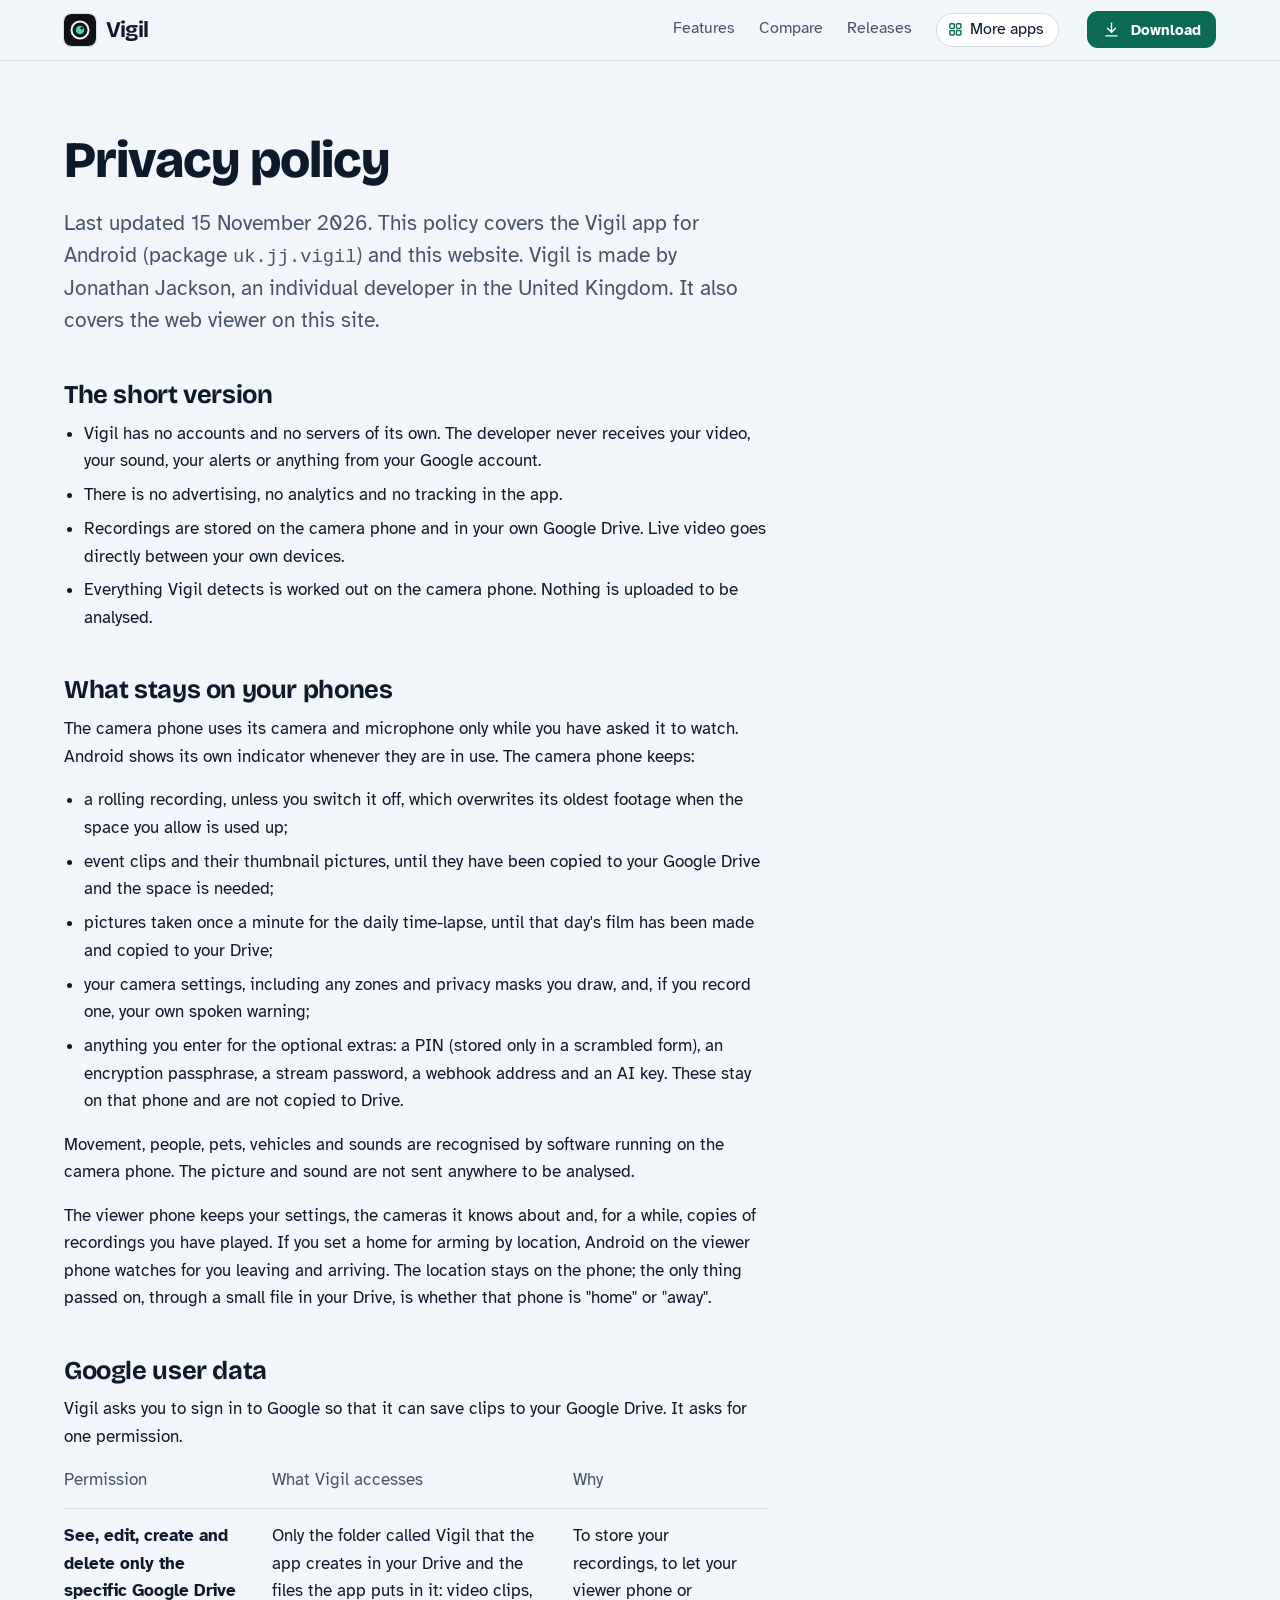
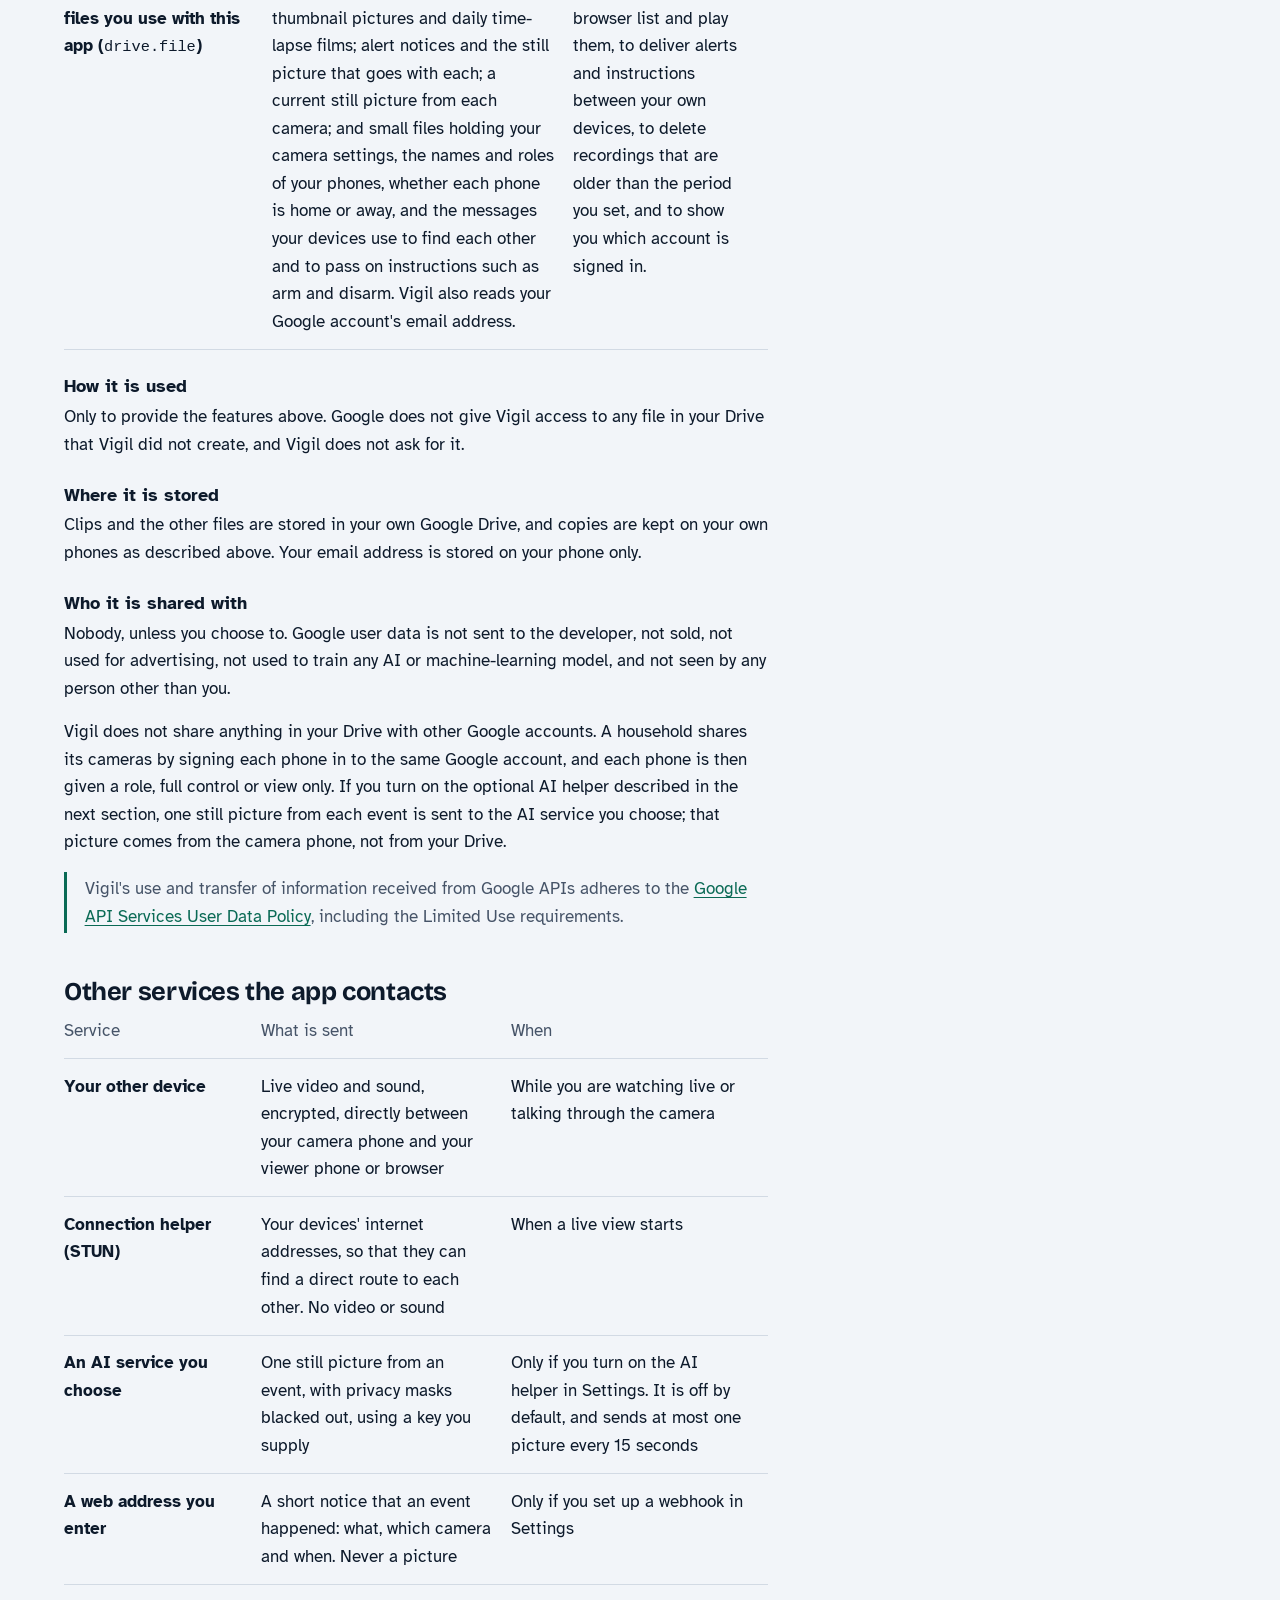
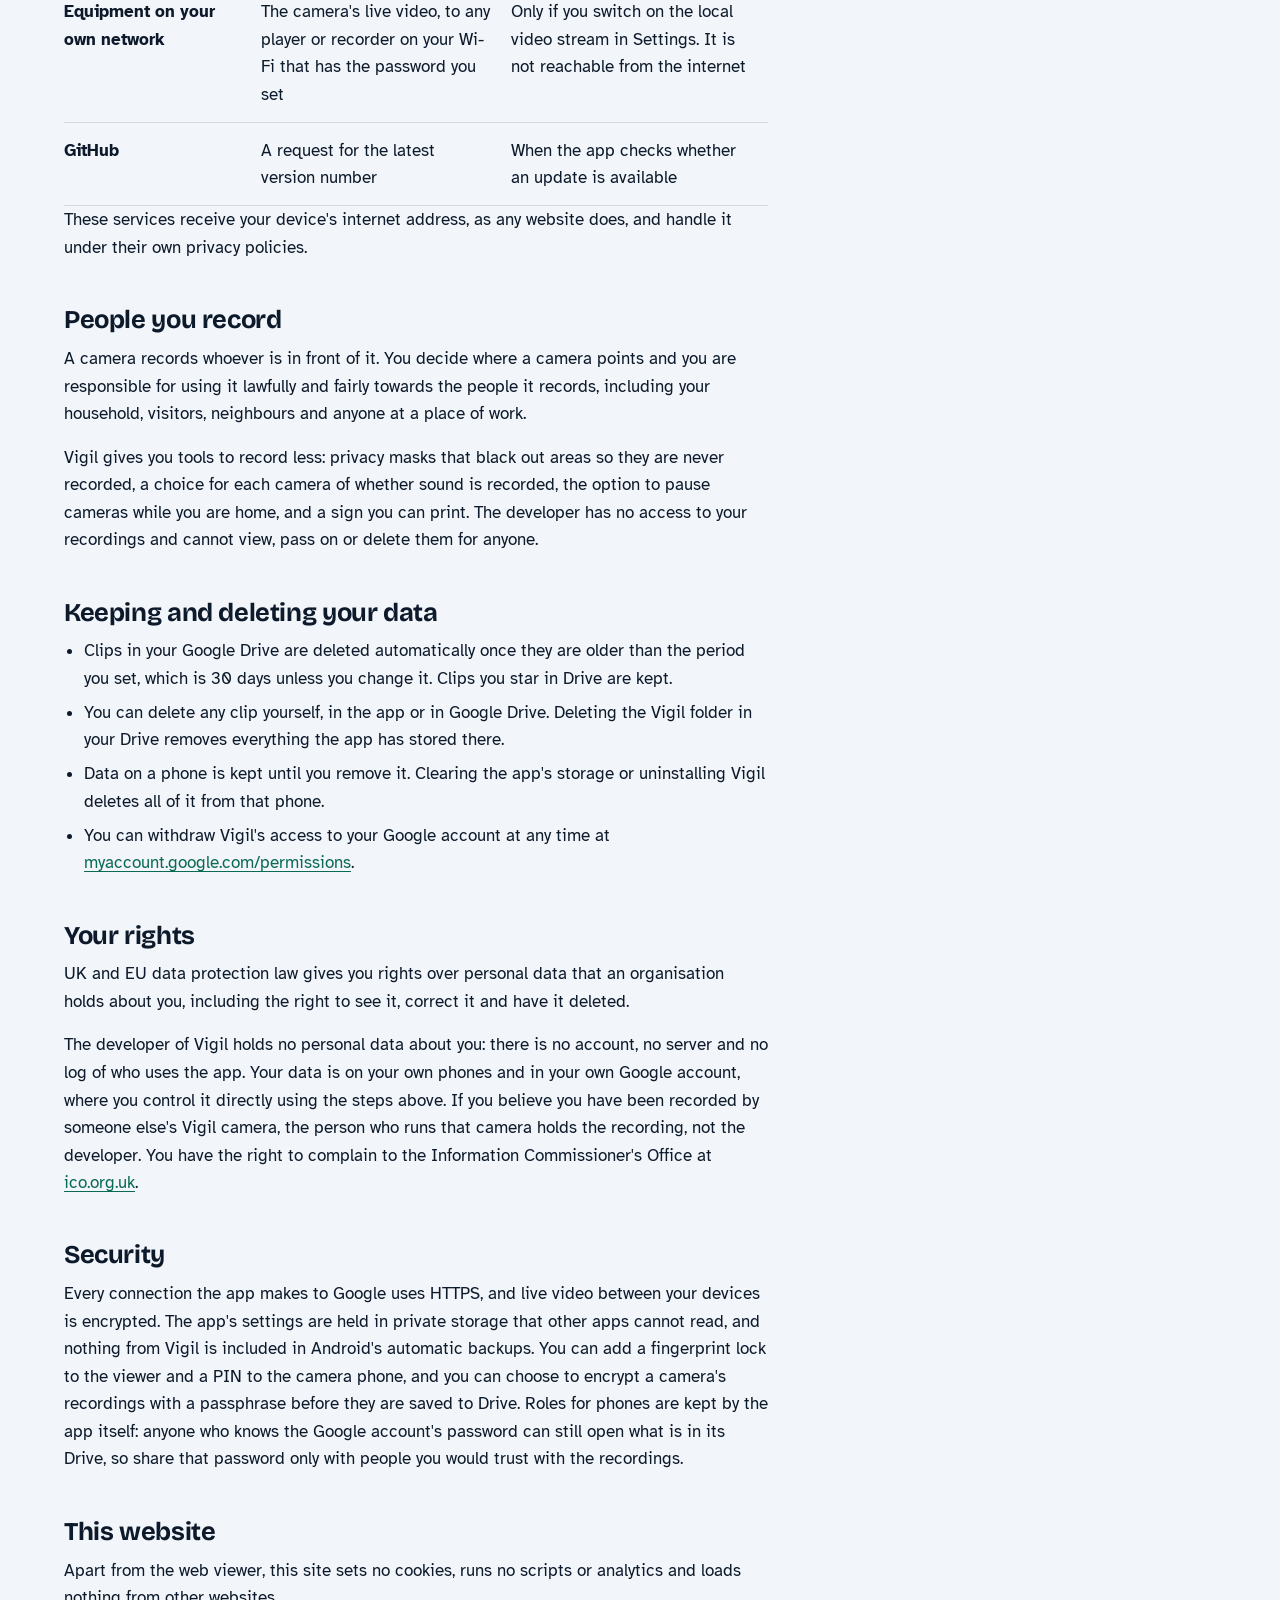
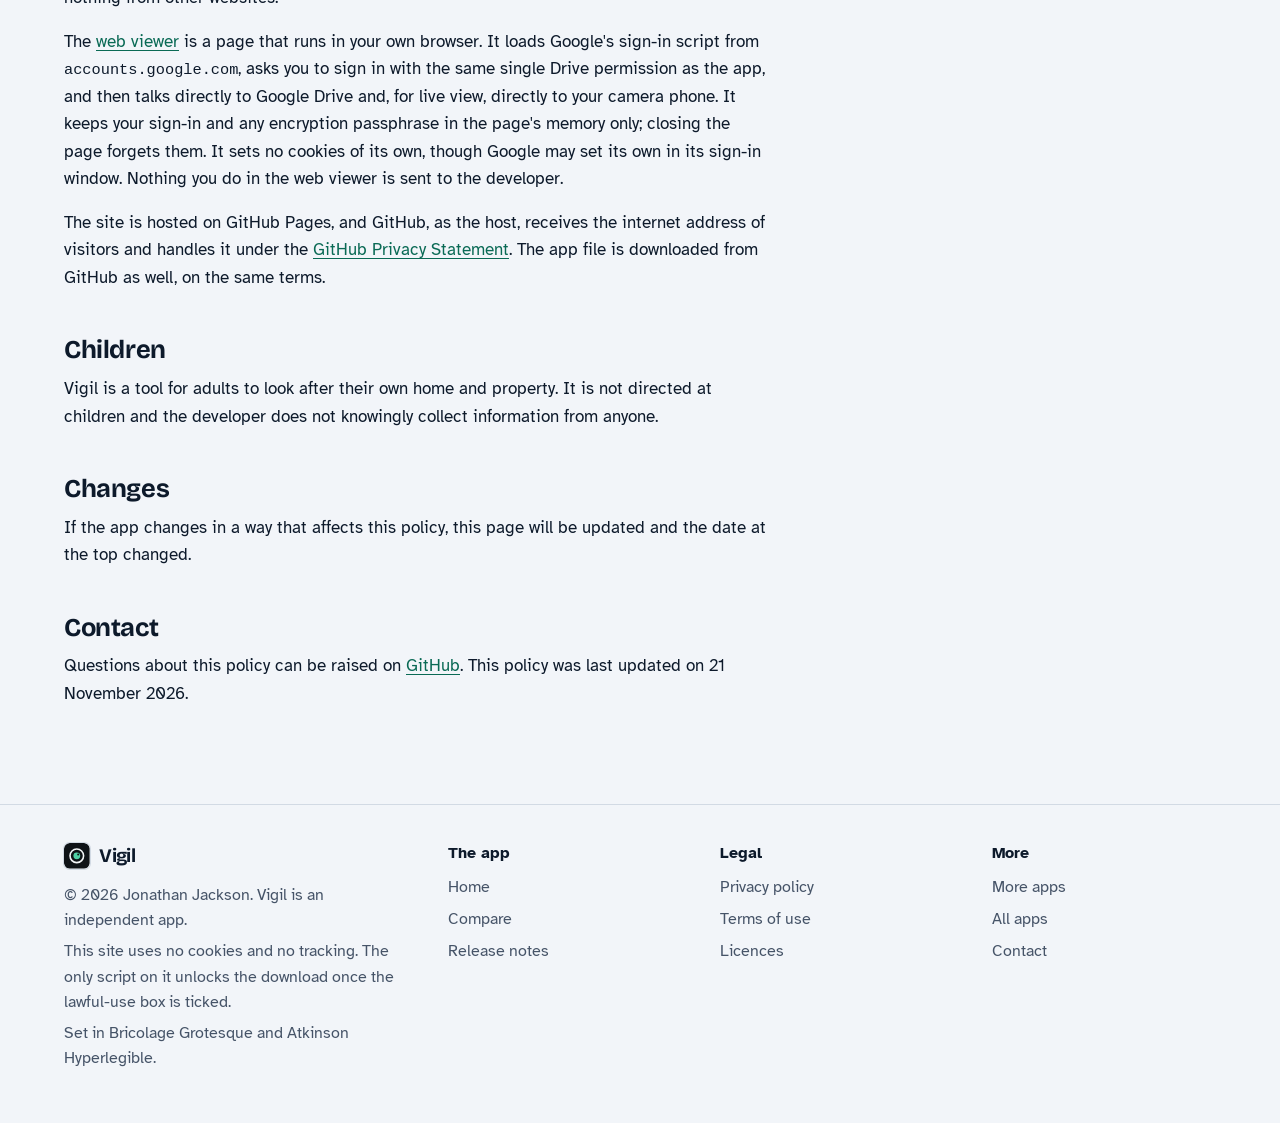
<file: privacy.html>
<!DOCTYPE html>
<html lang="en-GB">
<head>
<meta charset="utf-8">
<meta name="viewport" content="width=device-width, initial-scale=1">
<title>Vigil privacy policy</title>
<meta name="description" content="What Vigil does with your information: in short, it stays on your phone.">
<meta name="author" content="Jonathan Jackson">
<link rel="canonical" href="https://customgpter.github.io/vigil/privacy.html">
<meta name="theme-color" content="#f2f5f9" media="(prefers-color-scheme: light)">
<meta name="theme-color" content="#0a111b" media="(prefers-color-scheme: dark)">
<meta property="og:type" content="website">
<meta property="og:site_name" content="Vigil">
<meta property="og:title" content="Vigil privacy policy">
<meta property="og:description" content="What Vigil does with your information: in short, it stays on your phone.">
<meta property="og:url" content="https://customgpter.github.io/vigil/privacy.html">
<meta property="og:image" content="https://customgpter.github.io/vigil/assets/og.png">
<meta property="og:image:width" content="1200">
<meta property="og:image:height" content="630">
<meta property="og:image:alt" content="Vigil on a spare phone, watching a front door">
<meta property="og:locale" content="en_GB">
<meta name="twitter:card" content="summary_large_image">
<link rel="icon" href="./assets/favicon.svg" type="image/svg+xml">
<link rel="apple-touch-icon" href="./assets/apple-touch-icon.png">
<link rel="preload" href="./assets/fonts/bricolage-grotesque-latin.woff2" as="font" type="font/woff2" crossorigin>
<link rel="preload" href="./assets/fonts/atkinson-hyperlegible-latin-400-normal.woff2" as="font" type="font/woff2" crossorigin>
<link rel="stylesheet" href="./assets/site.css?v=1">
<link rel="stylesheet" href="./assets/house.css?v=1">
<link rel="stylesheet" href="./assets/apps-list.css?v=1">
<script src="./assets/apps-list.js?v=1" defer></script>
</head>
<body>
<a class="skip" href="#main">Skip to content</a>
<header class="masthead">
<div class="wrap">
<a class="brand" href="./" aria-label="Vigil home"><svg viewBox="0 0 64 64" aria-hidden="true"><rect width="64" height="64" rx="14" fill="#0f1317"/><circle cx="32" cy="32" r="17" fill="none" stroke="#f2f5f7" stroke-width="4"/><circle cx="32" cy="32" r="8.5" fill="#4fd1a5"/><circle cx="35.4" cy="28.6" r="2.5" fill="#0f1317"/></svg><span>Vigil</span></a>
<nav aria-label="Main"><ul><li><a href="./#features">Features</a></li><li><a href="./compare.html">Compare</a></li><li><a href="./releases.html">Releases</a></li><li><a class="more-apps" href="./more-apps.html"><svg class="ico" viewBox="0 0 24 24" aria-hidden="true"><rect x="4" y="4" width="6.5" height="6.5" rx="1.6"/><rect x="13.5" y="4" width="6.5" height="6.5" rx="1.6"/><rect x="4" y="13.5" width="6.5" height="6.5" rx="1.6"/><rect x="13.5" y="13.5" width="6.5" height="6.5" rx="1.6"/></svg>More apps</a></li></ul></nav>
<a class="button small" href="./#download"><svg class="ico" viewBox="0 0 24 24" aria-hidden="true"><path d="M12 4v11"/><path d="M7 10.5l5 5 5-5"/><path d="M5 20h14"/></svg>Download</a>
</div>
</header>
<main id="main" class="doc">
<div class="wrap">
<div class="measure">
<h1>Privacy policy</h1>
<p class="lede">Last updated 15 November 2026. This policy covers the Vigil app for Android (package <code>uk.jj.vigil</code>) and this website. Vigil is made by Jonathan Jackson, an individual developer in the United Kingdom. It also covers the web viewer on this site.</p>
<h2 id="short">The short version</h2><ul>
<li>Vigil has no accounts and no servers of its own. The developer never receives your video, your sound, your alerts or anything from your Google account.</li>
<li>There is no advertising, no analytics and no tracking in the app.</li>
<li>Recordings are stored on the camera phone and in your own Google Drive. Live video goes directly between your own devices.</li>
<li>Everything Vigil detects is worked out on the camera phone. Nothing is uploaded to be analysed.</li>
</ul><h2 id="device">What stays on your phones</h2><p>The camera phone uses its camera and microphone only while you have asked it to watch. Android shows its own indicator whenever they are in use. The camera phone keeps:</p>
<ul>
<li>a rolling recording, unless you switch it off, which overwrites its oldest footage when the space you allow is used up;</li>
<li>event clips and their thumbnail pictures, until they have been copied to your Google Drive and the space is needed;</li>
<li>pictures taken once a minute for the daily time-lapse, until that day's film has been made and copied to your Drive;</li>
<li>your camera settings, including any zones and privacy masks you draw, and, if you record one, your own spoken warning;</li>
<li>anything you enter for the optional extras: a PIN (stored only in a scrambled form), an encryption passphrase, a stream password, a webhook address and an AI key. These stay on that phone and are not copied to Drive.</li>
</ul>
<p>Movement, people, pets, vehicles and sounds are recognised by software running on the camera phone. The picture and sound are not sent anywhere to be analysed.</p>
<p>The viewer phone keeps your settings, the cameras it knows about and, for a while, copies of recordings you have played. If you set a home for arming by location, Android on the viewer phone watches for you leaving and arriving. The location stays on the phone; the only thing passed on, through a small file in your Drive, is whether that phone is "home" or "away".</p><h2 id="google-user-data">Google user data</h2><p>Vigil asks you to sign in to Google so that it can save clips to your Google Drive. It asks for one permission.</p>
<table>
<thead><tr><th scope="col">Permission</th><th scope="col">What Vigil accesses</th><th scope="col">Why</th></tr></thead>
<tbody>
<tr><th scope="row">See, edit, create and delete only the specific Google Drive files you use with this app (<code>drive.file</code>)</th><td>Only the folder called Vigil that the app creates in your Drive and the files the app puts in it: video clips, thumbnail pictures and daily time-lapse films; alert notices and the still picture that goes with each; a current still picture from each camera; and small files holding your camera settings, the names and roles of your phones, whether each phone is home or away, and the messages your devices use to find each other and to pass on instructions such as arm and disarm. Vigil also reads your Google account's email address.</td><td>To store your recordings, to let your viewer phone or browser list and play them, to deliver alerts and instructions between your own devices, to delete recordings that are older than the period you set, and to show you which account is signed in.</td></tr>
</tbody>
</table>
<h3>How it is used</h3>
<p>Only to provide the features above. Google does not give Vigil access to any file in your Drive that Vigil did not create, and Vigil does not ask for it.</p>
<h3>Where it is stored</h3>
<p>Clips and the other files are stored in your own Google Drive, and copies are kept on your own phones as described above. Your email address is stored on your phone only.</p>
<h3>Who it is shared with</h3>
<p>Nobody, unless you choose to. Google user data is not sent to the developer, not sold, not used for advertising, not used to train any AI or machine-learning model, and not seen by any person other than you.</p>
<p>Vigil does not share anything in your Drive with other Google accounts. A household shares its cameras by signing each phone in to the same Google account, and each phone is then given a role, full control or view only. If you turn on the optional AI helper described in the next section, one still picture from each event is sent to the AI service you choose; that picture comes from the camera phone, not from your Drive.</p>
<p class="note">Vigil's use and transfer of information received from Google APIs adheres to the <a href="https://developers.google.com/terms/api-services-user-data-policy">Google API Services User Data Policy</a>, including the Limited Use requirements.</p><h2 id="services">Other services the app contacts</h2><table>
<thead><tr><th scope="col">Service</th><th scope="col">What is sent</th><th scope="col">When</th></tr></thead>
<tbody>
<tr><th scope="row">Your other device</th><td>Live video and sound, encrypted, directly between your camera phone and your viewer phone or browser</td><td>While you are watching live or talking through the camera</td></tr>
<tr><th scope="row">Connection helper (STUN)</th><td>Your devices' internet addresses, so that they can find a direct route to each other. No video or sound</td><td>When a live view starts</td></tr>
<tr><th scope="row">An AI service you choose</th><td>One still picture from an event, with privacy masks blacked out, using a key you supply</td><td>Only if you turn on the AI helper in Settings. It is off by default, and sends at most one picture every 15 seconds</td></tr>
<tr><th scope="row">A web address you enter</th><td>A short notice that an event happened: what, which camera and when. Never a picture</td><td>Only if you set up a webhook in Settings</td></tr>
<tr><th scope="row">Equipment on your own network</th><td>The camera's live video, to any player or recorder on your Wi-Fi that has the password you set</td><td>Only if you switch on the local video stream in Settings. It is not reachable from the internet</td></tr>
<tr><th scope="row">GitHub</th><td>A request for the latest version number</td><td>When the app checks whether an update is available</td></tr>
</tbody>
</table>
<p>These services receive your device's internet address, as any website does, and handle it under their own privacy policies.</p><h2 id="others">People you record</h2><p>A camera records whoever is in front of it. You decide where a camera points and you are responsible for using it lawfully and fairly towards the people it records, including your household, visitors, neighbours and anyone at a place of work.</p>
<p>Vigil gives you tools to record less: privacy masks that black out areas so they are never recorded, a choice for each camera of whether sound is recorded, the option to pause cameras while you are home, and a sign you can print. The developer has no access to your recordings and cannot view, pass on or delete them for anyone.</p><h2 id="deleting">Keeping and deleting your data</h2><ul>
<li>Clips in your Google Drive are deleted automatically once they are older than the period you set, which is 30 days unless you change it. Clips you star in Drive are kept.</li>
<li>You can delete any clip yourself, in the app or in Google Drive. Deleting the Vigil folder in your Drive removes everything the app has stored there.</li>
<li>Data on a phone is kept until you remove it. Clearing the app's storage or uninstalling Vigil deletes all of it from that phone.</li>
<li>You can withdraw Vigil's access to your Google account at any time at <a href="https://myaccount.google.com/permissions">myaccount.google.com/permissions</a>.</li>
</ul><h2 id="rights">Your rights</h2><p>UK and EU data protection law gives you rights over personal data that an organisation holds about you, including the right to see it, correct it and have it deleted.</p>
<p>The developer of Vigil holds no personal data about you: there is no account, no server and no log of who uses the app. Your data is on your own phones and in your own Google account, where you control it directly using the steps above. If you believe you have been recorded by someone else's Vigil camera, the person who runs that camera holds the recording, not the developer. You have the right to complain to the Information Commissioner's Office at <a href="https://ico.org.uk">ico.org.uk</a>.</p><h2 id="security">Security</h2><p>Every connection the app makes to Google uses HTTPS, and live video between your devices is encrypted. The app's settings are held in private storage that other apps cannot read, and nothing from Vigil is included in Android's automatic backups. You can add a fingerprint lock to the viewer and a PIN to the camera phone, and you can choose to encrypt a camera's recordings with a passphrase before they are saved to Drive. Roles for phones are kept by the app itself: anyone who knows the Google account's password can still open what is in its Drive, so share that password only with people you would trust with the recordings.</p><h2 id="website">This website</h2><p>Apart from the web viewer, this site sets no cookies, runs no scripts or analytics and loads nothing from other websites.</p>
<p>The <a href="view/">web viewer</a> is a page that runs in your own browser. It loads Google's sign-in script from <code>accounts.google.com</code>, asks you to sign in with the same single Drive permission as the app, and then talks directly to Google Drive and, for live view, directly to your camera phone. It keeps your sign-in and any encryption passphrase in the page's memory only; closing the page forgets them. It sets no cookies of its own, though Google may set its own in its sign-in window. Nothing you do in the web viewer is sent to the developer.</p>
<p>The site is hosted on GitHub Pages, and GitHub, as the host, receives the internet address of visitors and handles it under the <a href="https://docs.github.com/site-policy/privacy-policies/github-general-privacy-statement">GitHub Privacy Statement</a>. The app file is downloaded from GitHub as well, on the same terms.</p><h2 id="children">Children</h2><p>Vigil is a tool for adults to look after their own home and property. It is not directed at children and the developer does not knowingly collect information from anyone.</p><h2 id="changes">Changes</h2><p>If the app changes in a way that affects this policy, this page will be updated and the date at the top changed.</p>
<h2 id="contact">Contact</h2>
<p>Questions about this policy can be raised on <a href="https://github.com/CustomGPTer/vigil/issues">GitHub</a>. This policy was last updated on 21 November 2026.</p>
</div>
</div>
</main>
<footer class="colophon">
<div class="wrap">
<div>
<a class="brand" href="./" aria-label="Vigil home"><svg viewBox="0 0 64 64" aria-hidden="true"><rect width="64" height="64" rx="14" fill="#0f1317"/><circle cx="32" cy="32" r="17" fill="none" stroke="#f2f5f7" stroke-width="4"/><circle cx="32" cy="32" r="8.5" fill="#4fd1a5"/><circle cx="35.4" cy="28.6" r="2.5" fill="#0f1317"/></svg><span>Vigil</span></a>
<p>&copy; 2026 Jonathan Jackson. Vigil is an independent app.</p>
<p>This site uses no cookies and no tracking. The only script on it unlocks the download once the lawful-use box is ticked.</p>
<p>Set in Bricolage Grotesque and Atkinson Hyperlegible.</p>
</div>
<nav aria-label="The app"><h2>The app</h2><ul>
<li><a href="./">Home</a></li>
<li><a href="./compare.html">Compare</a></li>
<li><a href="./releases.html">Release notes</a></li>

</ul></nav>
<nav aria-label="Legal"><h2>Legal</h2><ul>
<li><a href="./privacy.html">Privacy policy</a></li>
<li><a href="./terms.html">Terms of use</a></li>
<li><a href="./licences.html">Licences</a></li>
</ul></nav>
<nav aria-label="More"><h2>More</h2><ul>
<li><a href="./more-apps.html">More apps</a></li>
<li><a href="https://customgpter.github.io/">All apps</a></li>
<li><a href="https://github.com/CustomGPTer/vigil/issues">Contact</a></li>
</ul></nav>
</div>
</footer>
</body>
</html>
</file>
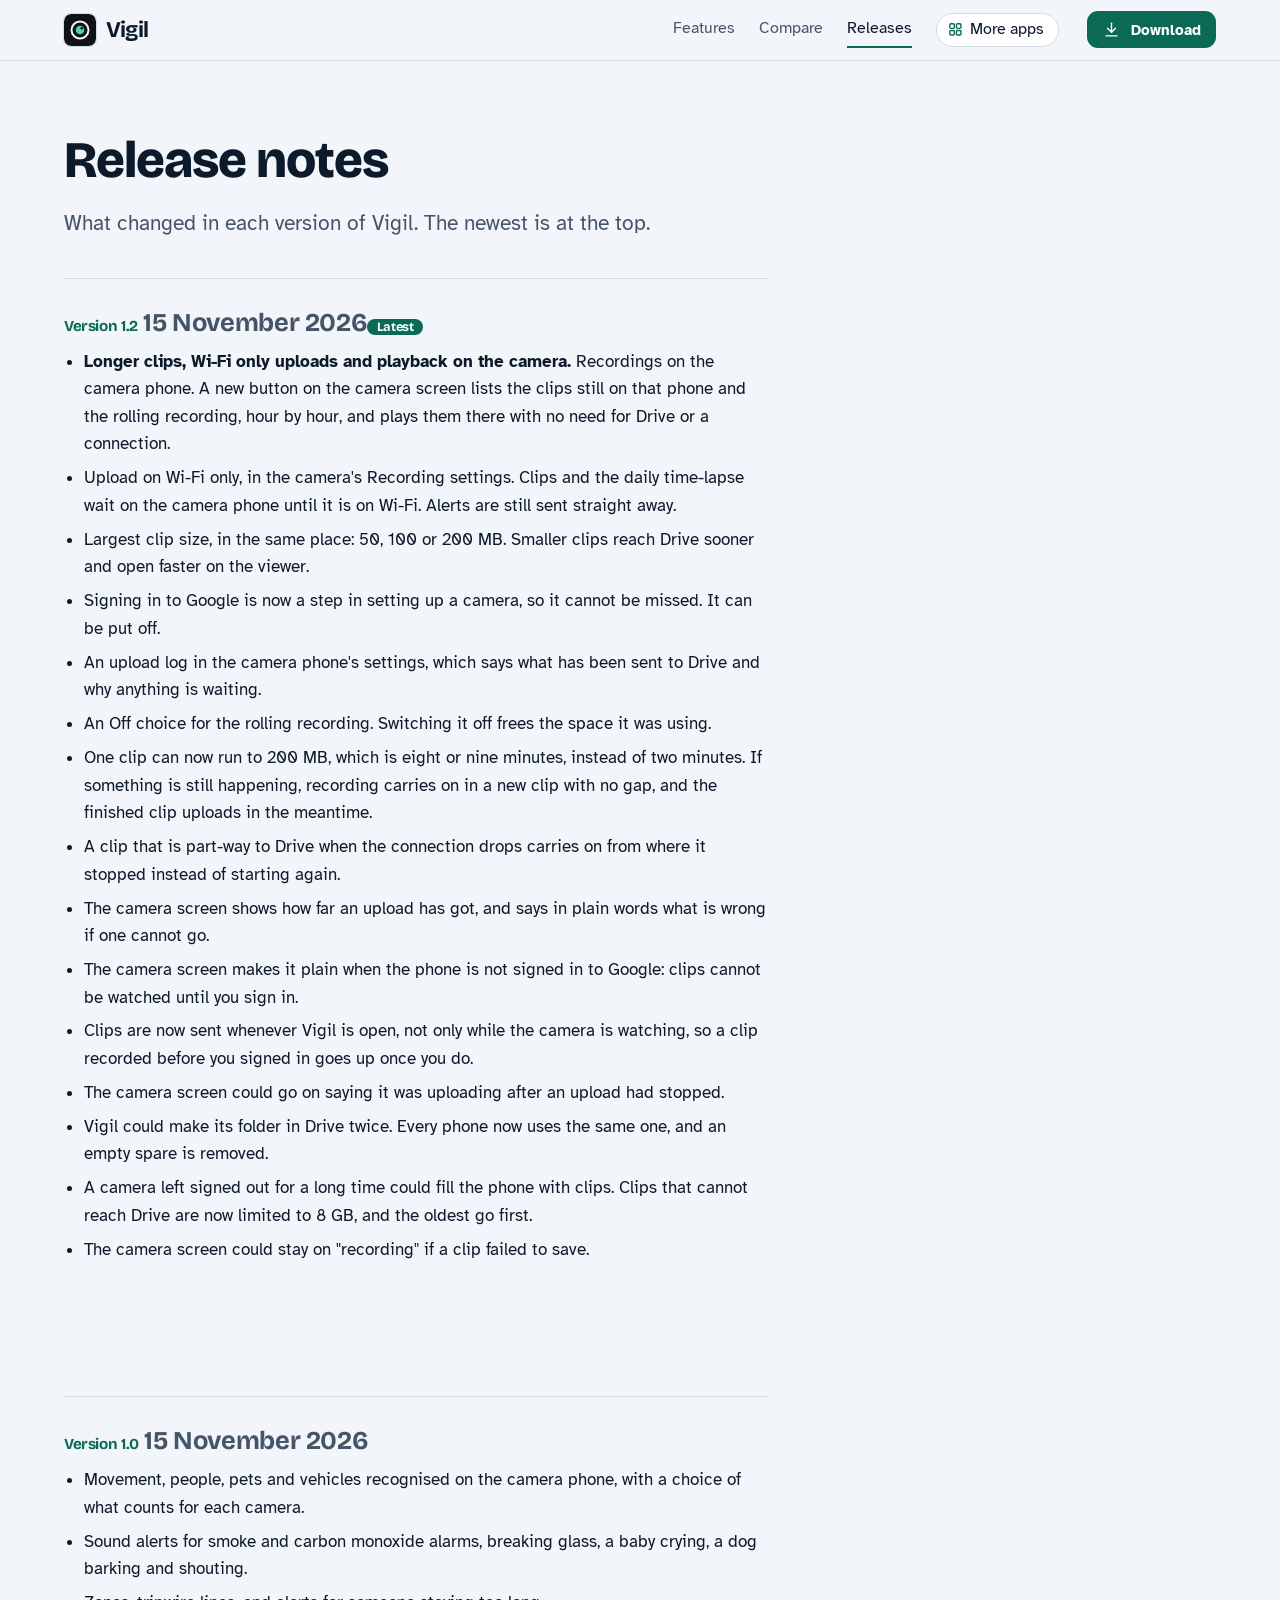
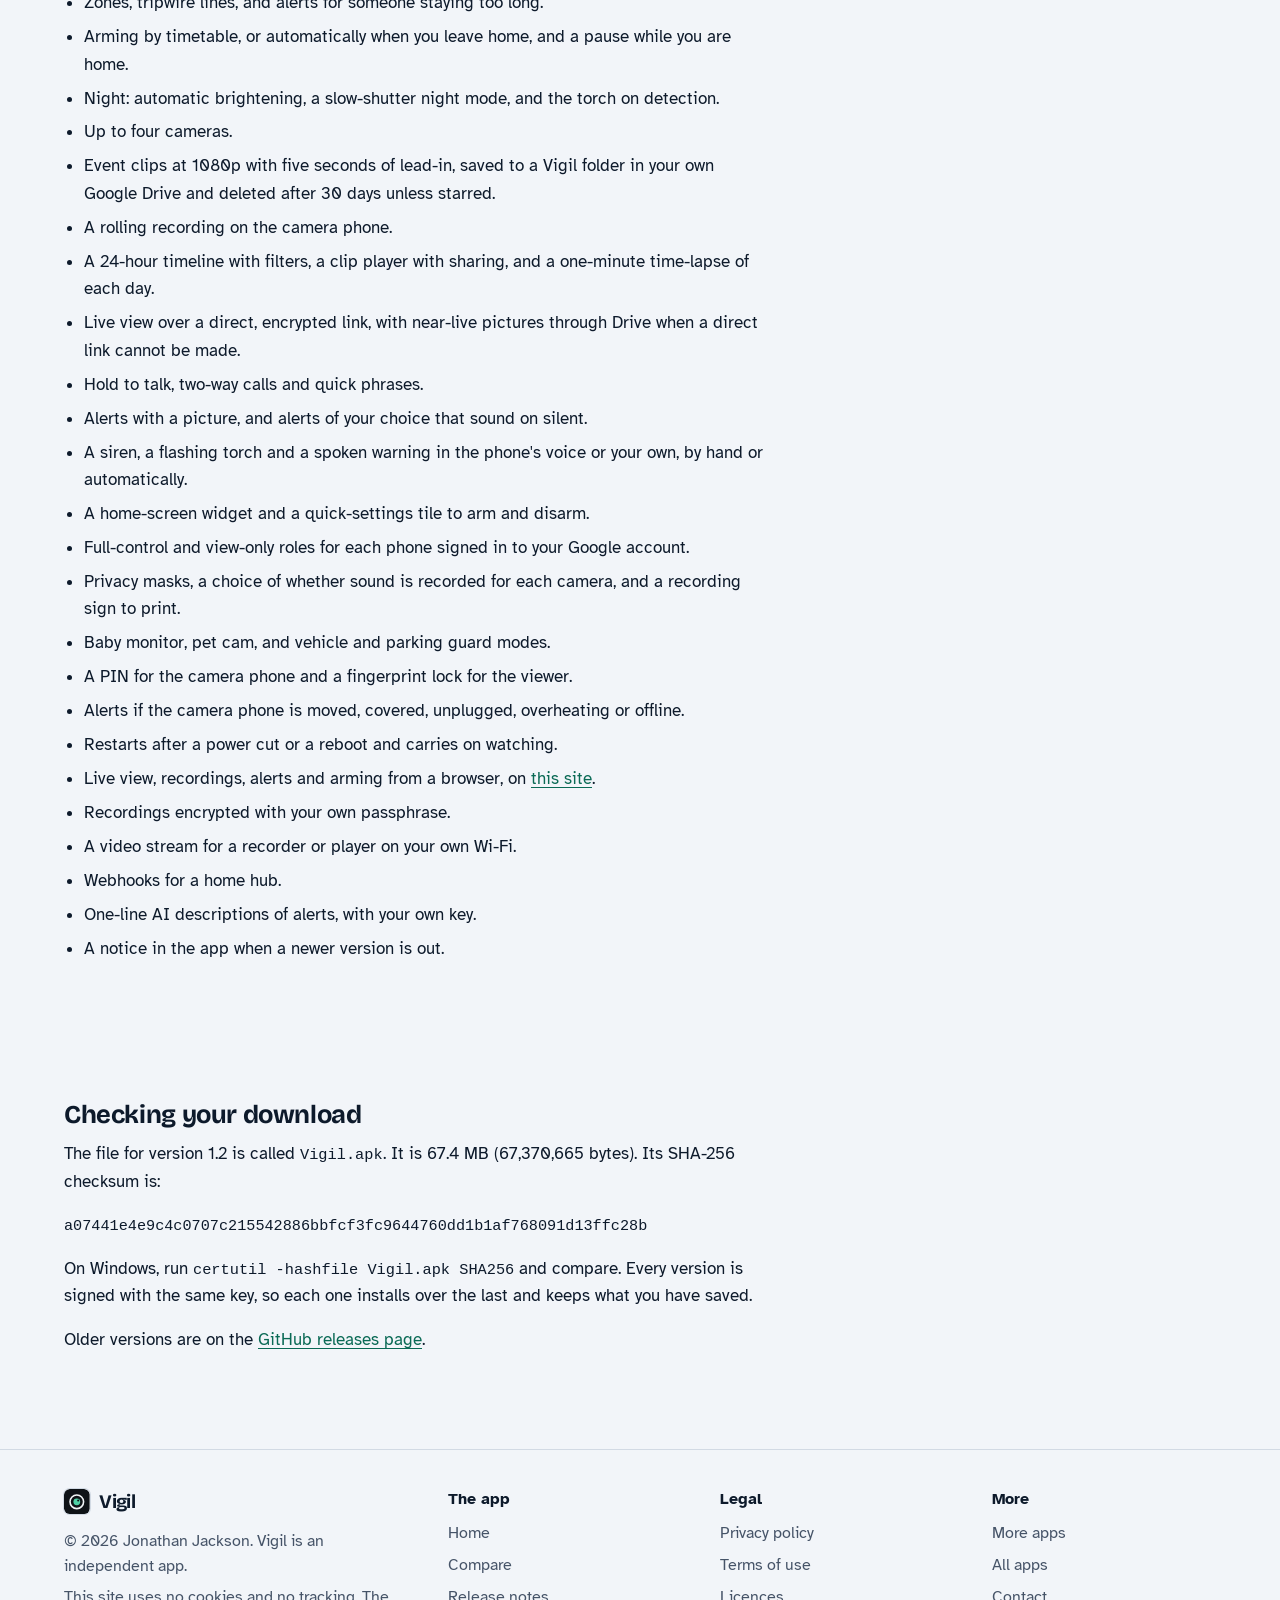
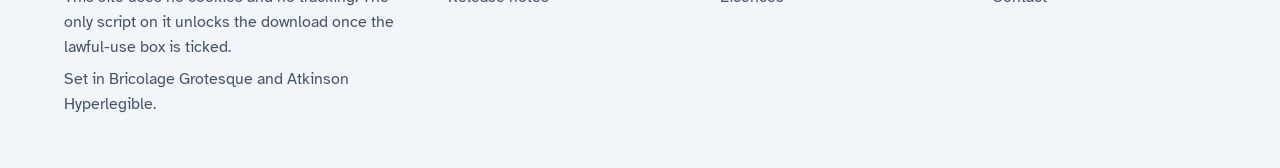
<file: releases.html>
<!DOCTYPE html>
<html lang="en-GB">
<head>
<meta charset="utf-8">
<meta name="viewport" content="width=device-width, initial-scale=1">
<title>Vigil release notes</title>
<meta name="description" content="What changed in each version of Vigil, with the file size and checksum to check your download.">
<meta name="author" content="Jonathan Jackson">
<link rel="canonical" href="https://customgpter.github.io/vigil/releases.html">
<meta name="theme-color" content="#f2f5f9" media="(prefers-color-scheme: light)">
<meta name="theme-color" content="#0a111b" media="(prefers-color-scheme: dark)">
<meta property="og:type" content="website">
<meta property="og:site_name" content="Vigil">
<meta property="og:title" content="Vigil release notes">
<meta property="og:description" content="What changed in each version of Vigil, with the file size and checksum to check your download.">
<meta property="og:url" content="https://customgpter.github.io/vigil/releases.html">
<meta property="og:image" content="https://customgpter.github.io/vigil/assets/og.png">
<meta property="og:image:width" content="1200">
<meta property="og:image:height" content="630">
<meta property="og:image:alt" content="Vigil on a spare phone, watching a front door">
<meta property="og:locale" content="en_GB">
<meta name="twitter:card" content="summary_large_image">
<link rel="icon" href="./assets/favicon.svg" type="image/svg+xml">
<link rel="apple-touch-icon" href="./assets/apple-touch-icon.png">
<link rel="preload" href="./assets/fonts/bricolage-grotesque-latin.woff2" as="font" type="font/woff2" crossorigin>
<link rel="preload" href="./assets/fonts/atkinson-hyperlegible-latin-400-normal.woff2" as="font" type="font/woff2" crossorigin>
<link rel="stylesheet" href="./assets/site.css?v=1">
<link rel="stylesheet" href="./assets/house.css?v=1">
<link rel="stylesheet" href="./assets/apps-list.css?v=1">
<script src="./assets/apps-list.js?v=1" defer></script>
</head>
<body>
<a class="skip" href="#main">Skip to content</a>
<header class="masthead">
<div class="wrap">
<a class="brand" href="./" aria-label="Vigil home"><svg viewBox="0 0 64 64" aria-hidden="true"><rect width="64" height="64" rx="14" fill="#0f1317"/><circle cx="32" cy="32" r="17" fill="none" stroke="#f2f5f7" stroke-width="4"/><circle cx="32" cy="32" r="8.5" fill="#4fd1a5"/><circle cx="35.4" cy="28.6" r="2.5" fill="#0f1317"/></svg><span>Vigil</span></a>
<nav aria-label="Main"><ul><li><a href="./#features">Features</a></li><li><a href="./compare.html">Compare</a></li><li><a href="./releases.html" aria-current="page">Releases</a></li><li><a class="more-apps" href="./more-apps.html"><svg class="ico" viewBox="0 0 24 24" aria-hidden="true"><rect x="4" y="4" width="6.5" height="6.5" rx="1.6"/><rect x="13.5" y="4" width="6.5" height="6.5" rx="1.6"/><rect x="4" y="13.5" width="6.5" height="6.5" rx="1.6"/><rect x="13.5" y="13.5" width="6.5" height="6.5" rx="1.6"/></svg>More apps</a></li></ul></nav>
<a class="button small" href="./#download"><svg class="ico" viewBox="0 0 24 24" aria-hidden="true"><path d="M12 4v11"/><path d="M7 10.5l5 5 5-5"/><path d="M5 20h14"/></svg>Download</a>
</div>
</header>
<main id="main" class="doc">
<div class="wrap">
<div class="measure">
<h1>Release notes</h1>
<p class="lede">What changed in each version of Vigil. The newest is at the top.</p>
<section class="release" id="v1.2"><h2><span class="ver">Version 1.2</span> <span class="when">15 November 2026</span><span class="tag">Latest</span></h2><ul><li><b>Longer clips, Wi-Fi only uploads and playback on the camera.</b> Recordings on the camera phone. A new button on the camera screen lists the clips still on that phone and the rolling recording, hour by hour, and plays them there with no need for Drive or a connection.</li><li>Upload on Wi-Fi only, in the camera's Recording settings. Clips and the daily time-lapse wait on the camera phone until it is on Wi-Fi. Alerts are still sent straight away.</li><li>Largest clip size, in the same place: 50, 100 or 200 MB. Smaller clips reach Drive sooner and open faster on the viewer.</li><li>Signing in to Google is now a step in setting up a camera, so it cannot be missed. It can be put off.</li><li>An upload log in the camera phone's settings, which says what has been sent to Drive and why anything is waiting.</li><li>An Off choice for the rolling recording. Switching it off frees the space it was using.</li><li>One clip can now run to 200 MB, which is eight or nine minutes, instead of two minutes. If something is still happening, recording carries on in a new clip with no gap, and the finished clip uploads in the meantime.</li><li>A clip that is part-way to Drive when the connection drops carries on from where it stopped instead of starting again.</li><li>The camera screen shows how far an upload has got, and says in plain words what is wrong if one cannot go.</li><li>The camera screen makes it plain when the phone is not signed in to Google: clips cannot be watched until you sign in.</li><li>Clips are now sent whenever Vigil is open, not only while the camera is watching, so a clip recorded before you signed in goes up once you do.</li><li>The camera screen could go on saying it was uploading after an upload had stopped.</li><li>Vigil could make its folder in Drive twice. Every phone now uses the same one, and an empty spare is removed.</li><li>A camera left signed out for a long time could fill the phone with clips. Clips that cannot reach Drive are now limited to 8 GB, and the oldest go first.</li><li>The camera screen could stay on "recording" if a clip failed to save.</li></ul></section>
<section class="release" id="v1.0"><h2><span class="ver">Version 1.0</span> <span class="when">15 November 2026</span></h2><ul><li>Movement, people, pets and vehicles recognised on the camera phone, with a choice of what counts for each camera.</li><li>Sound alerts for smoke and carbon monoxide alarms, breaking glass, a baby crying, a dog barking and shouting.</li><li>Zones, tripwire lines, and alerts for someone staying too long.</li><li>Arming by timetable, or automatically when you leave home, and a pause while you are home.</li><li>Night: automatic brightening, a slow-shutter night mode, and the torch on detection.</li><li>Up to four cameras.</li><li>Event clips at 1080p with five seconds of lead-in, saved to a Vigil folder in your own Google Drive and deleted after 30 days unless starred.</li><li>A rolling recording on the camera phone.</li><li>A 24-hour timeline with filters, a clip player with sharing, and a one-minute time-lapse of each day.</li><li>Live view over a direct, encrypted link, with near-live pictures through Drive when a direct link cannot be made.</li><li>Hold to talk, two-way calls and quick phrases.</li><li>Alerts with a picture, and alerts of your choice that sound on silent.</li><li>A siren, a flashing torch and a spoken warning in the phone's voice or your own, by hand or automatically.</li><li>A home-screen widget and a quick-settings tile to arm and disarm.</li><li>Full-control and view-only roles for each phone signed in to your Google account.</li><li>Privacy masks, a choice of whether sound is recorded for each camera, and a recording sign to print.</li><li>Baby monitor, pet cam, and vehicle and parking guard modes.</li><li>A PIN for the camera phone and a fingerprint lock for the viewer.</li><li>Alerts if the camera phone is moved, covered, unplugged, overheating or offline.</li><li>Restarts after a power cut or a reboot and carries on watching.</li><li>Live view, recordings, alerts and arming from a browser, on <a href="view/">this site</a>.</li><li>Recordings encrypted with your own passphrase.</li><li>A video stream for a recorder or player on your own Wi-Fi.</li><li>Webhooks for a home hub.</li><li>One-line AI descriptions of alerts, with your own key.</li><li>A notice in the app when a newer version is out.</li></ul></section>
<h2 id="checking">Checking your download</h2>
<p>The file for version 1.2 is called <code>Vigil.apk</code>. It is 67.4 MB (67,370,665 bytes). Its SHA-256 checksum is:</p>
<p><code class="sum">a07441e4e9c4c0707c215542886bbfcf3fc9644760dd1b1af768091d13ffc28b</code></p>
<p>On Windows, run <code>certutil -hashfile Vigil.apk SHA256</code> and compare. Every version is signed with the same key, so each one installs over the last and keeps what you have saved.</p>
<p>Older versions are on the <a href="https://github.com/CustomGPTer/vigil/releases">GitHub releases page</a>.</p>
</div>
</div>
</main>
<footer class="colophon">
<div class="wrap">
<div>
<a class="brand" href="./" aria-label="Vigil home"><svg viewBox="0 0 64 64" aria-hidden="true"><rect width="64" height="64" rx="14" fill="#0f1317"/><circle cx="32" cy="32" r="17" fill="none" stroke="#f2f5f7" stroke-width="4"/><circle cx="32" cy="32" r="8.5" fill="#4fd1a5"/><circle cx="35.4" cy="28.6" r="2.5" fill="#0f1317"/></svg><span>Vigil</span></a>
<p>&copy; 2026 Jonathan Jackson. Vigil is an independent app.</p>
<p>This site uses no cookies and no tracking. The only script on it unlocks the download once the lawful-use box is ticked.</p>
<p>Set in Bricolage Grotesque and Atkinson Hyperlegible.</p>
</div>
<nav aria-label="The app"><h2>The app</h2><ul>
<li><a href="./">Home</a></li>
<li><a href="./compare.html">Compare</a></li>
<li><a href="./releases.html">Release notes</a></li>

</ul></nav>
<nav aria-label="Legal"><h2>Legal</h2><ul>
<li><a href="./privacy.html">Privacy policy</a></li>
<li><a href="./terms.html">Terms of use</a></li>
<li><a href="./licences.html">Licences</a></li>
</ul></nav>
<nav aria-label="More"><h2>More</h2><ul>
<li><a href="./more-apps.html">More apps</a></li>
<li><a href="https://customgpter.github.io/">All apps</a></li>
<li><a href="https://github.com/CustomGPTer/vigil/issues">Contact</a></li>
</ul></nav>
</div>
</footer>
</body>
</html>
</file>
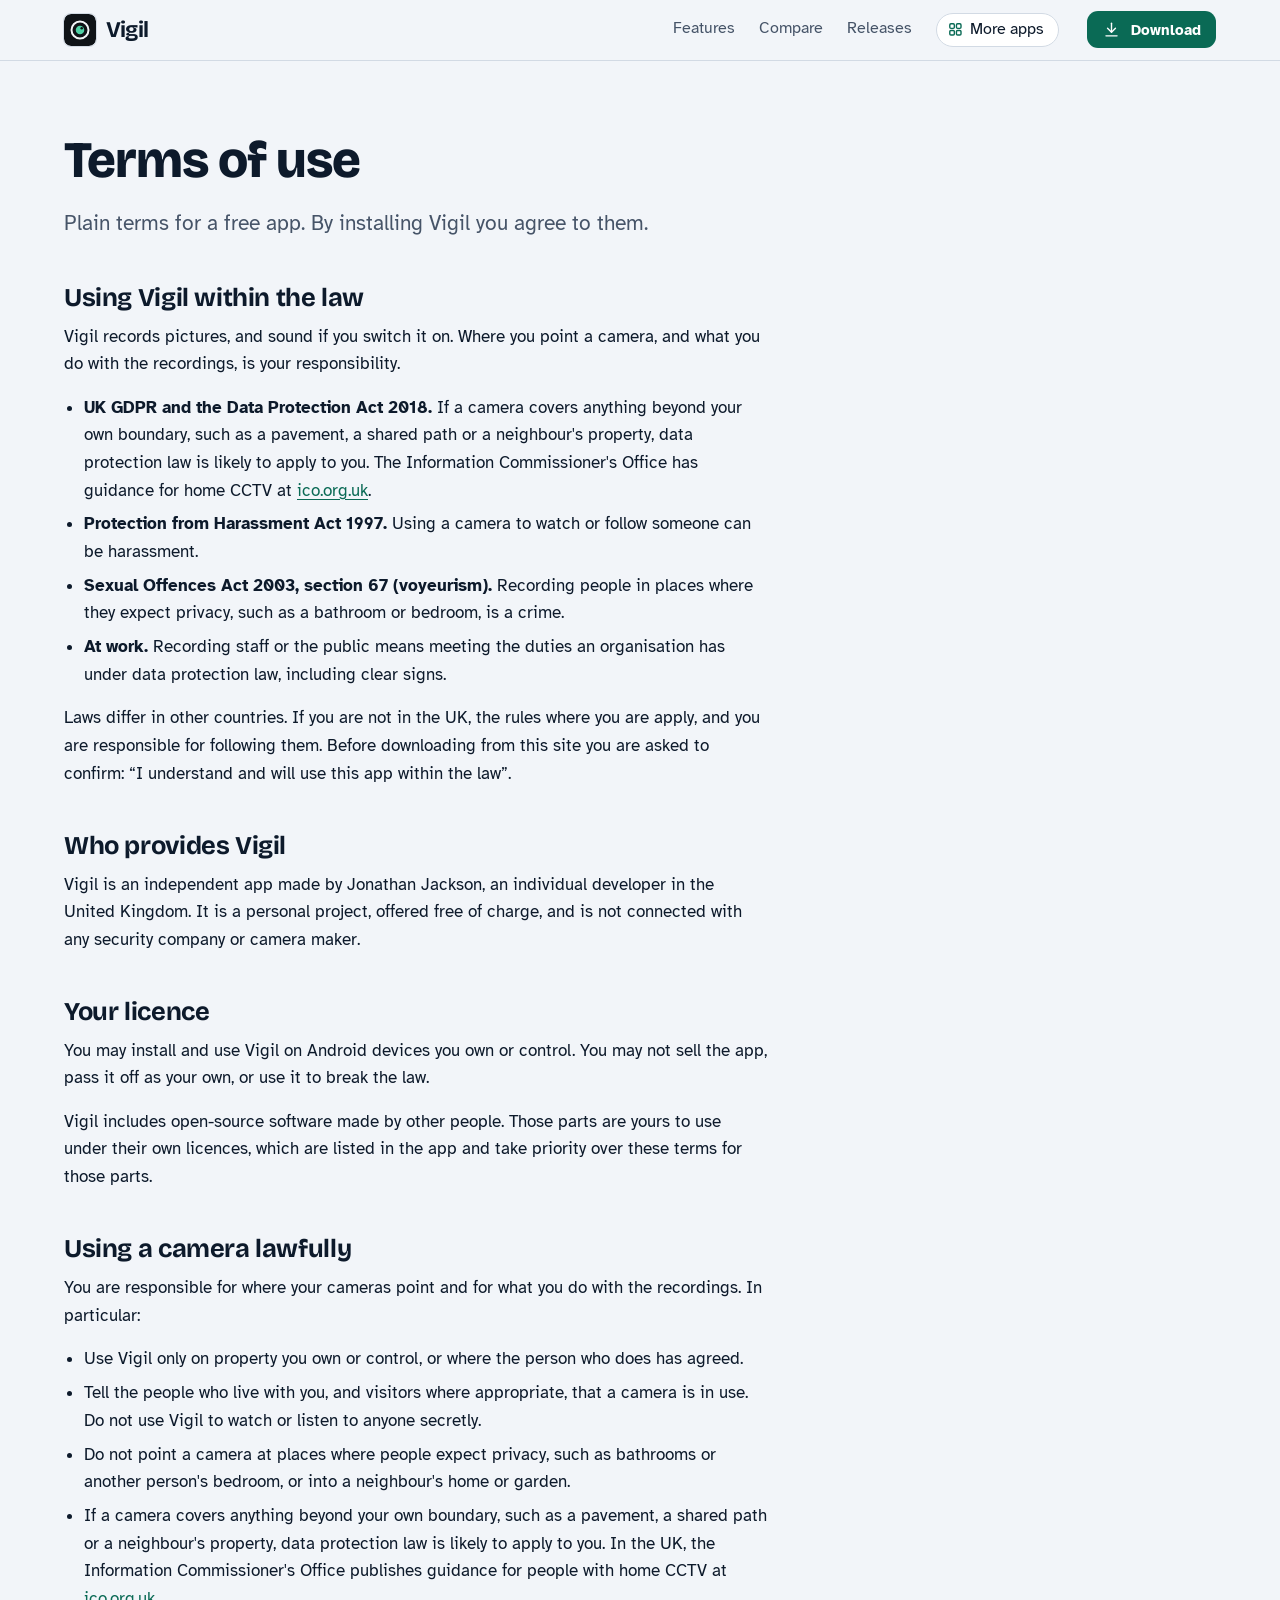
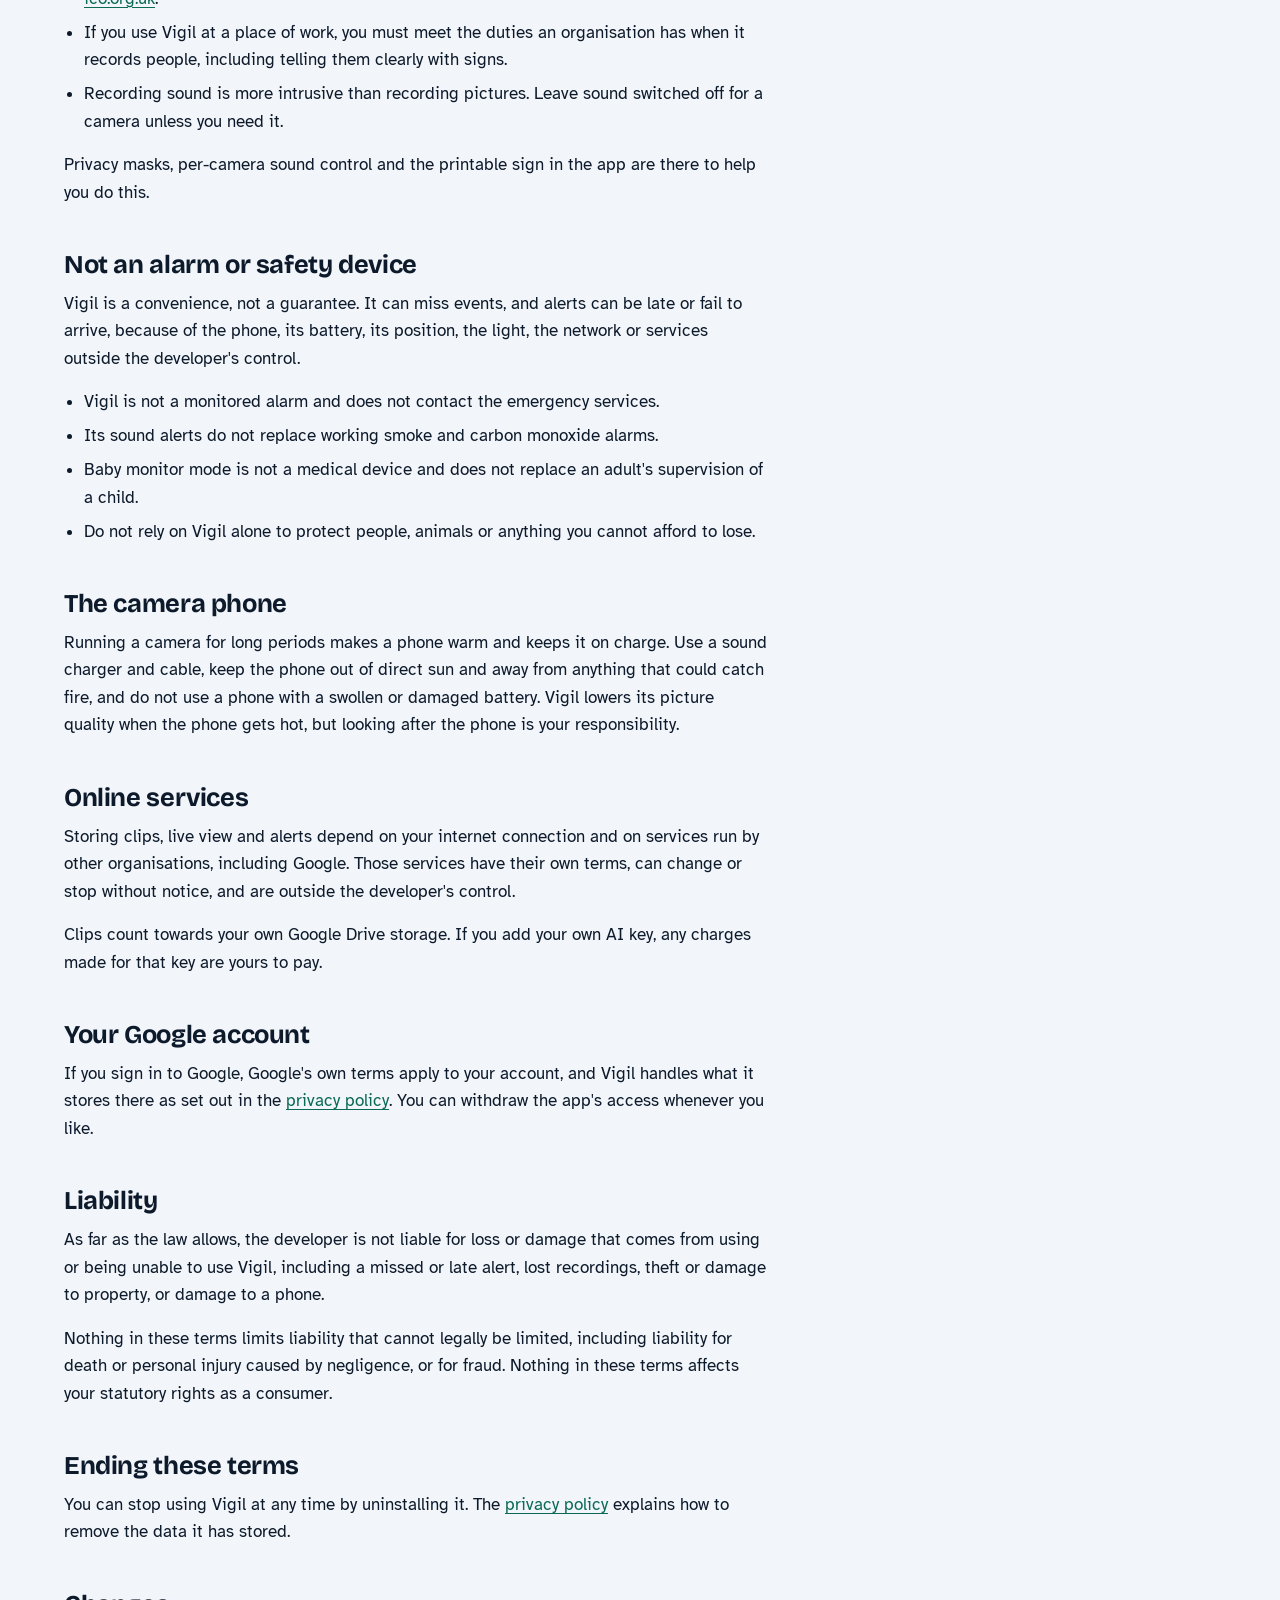
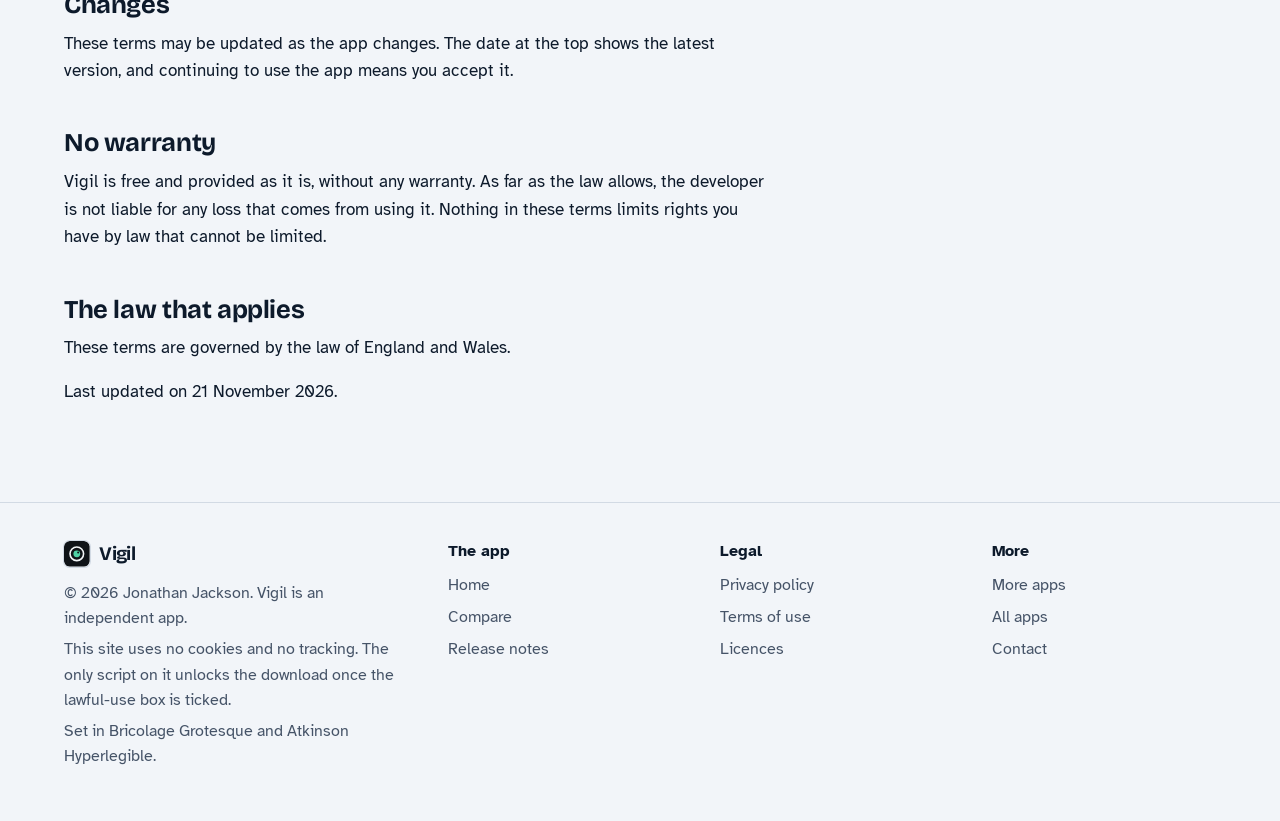
<file: terms.html>
<!DOCTYPE html>
<html lang="en-GB">
<head>
<meta charset="utf-8">
<meta name="viewport" content="width=device-width, initial-scale=1">
<title>Vigil terms of use</title>
<meta name="description" content="The terms for using Vigil, including using it within the law.">
<meta name="author" content="Jonathan Jackson">
<link rel="canonical" href="https://customgpter.github.io/vigil/terms.html">
<meta name="theme-color" content="#f2f5f9" media="(prefers-color-scheme: light)">
<meta name="theme-color" content="#0a111b" media="(prefers-color-scheme: dark)">
<meta property="og:type" content="website">
<meta property="og:site_name" content="Vigil">
<meta property="og:title" content="Vigil terms of use">
<meta property="og:description" content="The terms for using Vigil, including using it within the law.">
<meta property="og:url" content="https://customgpter.github.io/vigil/terms.html">
<meta property="og:image" content="https://customgpter.github.io/vigil/assets/og.png">
<meta property="og:image:width" content="1200">
<meta property="og:image:height" content="630">
<meta property="og:image:alt" content="Vigil on a spare phone, watching a front door">
<meta property="og:locale" content="en_GB">
<meta name="twitter:card" content="summary_large_image">
<link rel="icon" href="./assets/favicon.svg" type="image/svg+xml">
<link rel="apple-touch-icon" href="./assets/apple-touch-icon.png">
<link rel="preload" href="./assets/fonts/bricolage-grotesque-latin.woff2" as="font" type="font/woff2" crossorigin>
<link rel="preload" href="./assets/fonts/atkinson-hyperlegible-latin-400-normal.woff2" as="font" type="font/woff2" crossorigin>
<link rel="stylesheet" href="./assets/site.css?v=1">
<link rel="stylesheet" href="./assets/house.css?v=1">
<link rel="stylesheet" href="./assets/apps-list.css?v=1">
<script src="./assets/apps-list.js?v=1" defer></script>
</head>
<body>
<a class="skip" href="#main">Skip to content</a>
<header class="masthead">
<div class="wrap">
<a class="brand" href="./" aria-label="Vigil home"><svg viewBox="0 0 64 64" aria-hidden="true"><rect width="64" height="64" rx="14" fill="#0f1317"/><circle cx="32" cy="32" r="17" fill="none" stroke="#f2f5f7" stroke-width="4"/><circle cx="32" cy="32" r="8.5" fill="#4fd1a5"/><circle cx="35.4" cy="28.6" r="2.5" fill="#0f1317"/></svg><span>Vigil</span></a>
<nav aria-label="Main"><ul><li><a href="./#features">Features</a></li><li><a href="./compare.html">Compare</a></li><li><a href="./releases.html">Releases</a></li><li><a class="more-apps" href="./more-apps.html"><svg class="ico" viewBox="0 0 24 24" aria-hidden="true"><rect x="4" y="4" width="6.5" height="6.5" rx="1.6"/><rect x="13.5" y="4" width="6.5" height="6.5" rx="1.6"/><rect x="4" y="13.5" width="6.5" height="6.5" rx="1.6"/><rect x="13.5" y="13.5" width="6.5" height="6.5" rx="1.6"/></svg>More apps</a></li></ul></nav>
<a class="button small" href="./#download"><svg class="ico" viewBox="0 0 24 24" aria-hidden="true"><path d="M12 4v11"/><path d="M7 10.5l5 5 5-5"/><path d="M5 20h14"/></svg>Download</a>
</div>
</header>
<main id="main" class="doc">
<div class="wrap">
<div class="measure">
<h1>Terms of use</h1>
<p class="lede">Plain terms for a free app. By installing Vigil you agree to them.</p>
<h2 id="law">Using Vigil within the law</h2><p>Vigil records pictures, and sound if you switch it on. Where you point a camera, and what you do with the recordings, is your responsibility.</p><ul><li><b>UK GDPR and the Data Protection Act 2018.</b> If a camera covers anything beyond your own boundary, such as a pavement, a shared path or a neighbour's property, data protection law is likely to apply to you. The Information Commissioner's Office has guidance for home CCTV at <a href="https://ico.org.uk">ico.org.uk</a>.</li><li><b>Protection from Harassment Act 1997.</b> Using a camera to watch or follow someone can be harassment.</li><li><b>Sexual Offences Act 2003, section 67 (voyeurism).</b> Recording people in places where they expect privacy, such as a bathroom or bedroom, is a crime.</li><li><b>At work.</b> Recording staff or the public means meeting the duties an organisation has under data protection law, including clear signs.</li></ul><p>Laws differ in other countries. If you are not in the UK, the rules where you are apply, and you are responsible for following them. Before downloading from this site you are asked to confirm: &ldquo;I understand and will use this app within the law&rdquo;.</p><h2 id="who">Who provides Vigil</h2><p>Vigil is an independent app made by Jonathan Jackson, an individual developer in the United Kingdom. It is a personal project, offered free of charge, and is not connected with any security company or camera maker.</p><h2 id="licence">Your licence</h2><p>You may install and use Vigil on Android devices you own or control. You may not sell the app, pass it off as your own, or use it to break the law.</p>
<p>Vigil includes open-source software made by other people. Those parts are yours to use under their own licences, which are listed in the app and take priority over these terms for those parts.</p><h2 id="lawful">Using a camera lawfully</h2><p>You are responsible for where your cameras point and for what you do with the recordings. In particular:</p>
<ul>
<li>Use Vigil only on property you own or control, or where the person who does has agreed.</li>
<li>Tell the people who live with you, and visitors where appropriate, that a camera is in use. Do not use Vigil to watch or listen to anyone secretly.</li>
<li>Do not point a camera at places where people expect privacy, such as bathrooms or another person's bedroom, or into a neighbour's home or garden.</li>
<li>If a camera covers anything beyond your own boundary, such as a pavement, a shared path or a neighbour's property, data protection law is likely to apply to you. In the UK, the Information Commissioner's Office publishes guidance for people with home CCTV at <a href="https://ico.org.uk">ico.org.uk</a>.</li>
<li>If you use Vigil at a place of work, you must meet the duties an organisation has when it records people, including telling them clearly with signs.</li>
<li>Recording sound is more intrusive than recording pictures. Leave sound switched off for a camera unless you need it.</li>
</ul>
<p>Privacy masks, per-camera sound control and the printable sign in the app are there to help you do this.</p><h2 id="safety">Not an alarm or safety device</h2><p>Vigil is a convenience, not a guarantee. It can miss events, and alerts can be late or fail to arrive, because of the phone, its battery, its position, the light, the network or services outside the developer's control.</p>
<ul>
<li>Vigil is not a monitored alarm and does not contact the emergency services.</li>
<li>Its sound alerts do not replace working smoke and carbon monoxide alarms.</li>
<li>Baby monitor mode is not a medical device and does not replace an adult's supervision of a child.</li>
<li>Do not rely on Vigil alone to protect people, animals or anything you cannot afford to lose.</li>
</ul><h2 id="phone">The camera phone</h2><p>Running a camera for long periods makes a phone warm and keeps it on charge. Use a sound charger and cable, keep the phone out of direct sun and away from anything that could catch fire, and do not use a phone with a swollen or damaged battery. Vigil lowers its picture quality when the phone gets hot, but looking after the phone is your responsibility.</p><h2 id="online">Online services</h2><p>Storing clips, live view and alerts depend on your internet connection and on services run by other organisations, including Google. Those services have their own terms, can change or stop without notice, and are outside the developer's control.</p>
<p>Clips count towards your own Google Drive storage. If you add your own AI key, any charges made for that key are yours to pay.</p><h2 id="google">Your Google account</h2><p>If you sign in to Google, Google's own terms apply to your account, and Vigil handles what it stores there as set out in the <a href="privacy.html">privacy policy</a>. You can withdraw the app's access whenever you like.</p><h2 id="liability">Liability</h2><p>As far as the law allows, the developer is not liable for loss or damage that comes from using or being unable to use Vigil, including a missed or late alert, lost recordings, theft or damage to property, or damage to a phone.</p>
<p>Nothing in these terms limits liability that cannot legally be limited, including liability for death or personal injury caused by negligence, or for fraud. Nothing in these terms affects your statutory rights as a consumer.</p><h2 id="ending">Ending these terms</h2><p>You can stop using Vigil at any time by uninstalling it. The <a href="privacy.html#deleting">privacy policy</a> explains how to remove the data it has stored.</p><h2 id="changes">Changes</h2><p>These terms may be updated as the app changes. The date at the top shows the latest version, and continuing to use the app means you accept it.</p>
<h2 id="no-warranty">No warranty</h2>
<p>Vigil is free and provided as it is, without any warranty. As far as the law allows, the developer is not liable for any loss that comes from using it. Nothing in these terms limits rights you have by law that cannot be limited.</p>
<h2 id="governing">The law that applies</h2>
<p>These terms are governed by the law of England and Wales.</p>
<p>Last updated on 21 November 2026.</p>
</div>
</div>
</main>
<footer class="colophon">
<div class="wrap">
<div>
<a class="brand" href="./" aria-label="Vigil home"><svg viewBox="0 0 64 64" aria-hidden="true"><rect width="64" height="64" rx="14" fill="#0f1317"/><circle cx="32" cy="32" r="17" fill="none" stroke="#f2f5f7" stroke-width="4"/><circle cx="32" cy="32" r="8.5" fill="#4fd1a5"/><circle cx="35.4" cy="28.6" r="2.5" fill="#0f1317"/></svg><span>Vigil</span></a>
<p>&copy; 2026 Jonathan Jackson. Vigil is an independent app.</p>
<p>This site uses no cookies and no tracking. The only script on it unlocks the download once the lawful-use box is ticked.</p>
<p>Set in Bricolage Grotesque and Atkinson Hyperlegible.</p>
</div>
<nav aria-label="The app"><h2>The app</h2><ul>
<li><a href="./">Home</a></li>
<li><a href="./compare.html">Compare</a></li>
<li><a href="./releases.html">Release notes</a></li>

</ul></nav>
<nav aria-label="Legal"><h2>Legal</h2><ul>
<li><a href="./privacy.html">Privacy policy</a></li>
<li><a href="./terms.html">Terms of use</a></li>
<li><a href="./licences.html">Licences</a></li>
</ul></nav>
<nav aria-label="More"><h2>More</h2><ul>
<li><a href="./more-apps.html">More apps</a></li>
<li><a href="https://customgpter.github.io/">All apps</a></li>
<li><a href="https://github.com/CustomGPTer/vigil/issues">Contact</a></li>
</ul></nav>
</div>
</footer>
</body>
</html>
</file>
<file: assets/site.css>
@font-face{font-family:"Bricolage Grotesque";src:url("fonts/bricolage-grotesque-latin.woff2") format("woff2");font-weight:200 800;font-style:normal;font-display:swap}
@font-face{font-family:"Atkinson Hyperlegible";src:url("fonts/atkinson-hyperlegible-latin-400-normal.woff2") format("woff2");font-weight:400;font-style:normal;font-display:swap}
@font-face{font-family:"Atkinson Hyperlegible";src:url("fonts/atkinson-hyperlegible-latin-700-normal.woff2") format("woff2");font-weight:700;font-style:normal;font-display:swap}

/* Daylight page, night-time camera. The lamp colour is kept for the one thing to press and for what the camera has seen. */
:root{
  --page:#f2f5f9; --panel:#ffffff; --raised:#e8edf3; --ink:#0d1a2b; --soft:#465468; --rule:#d2dae4;
  --accent:#0a6a55; --accent-ink:#ffffff; --warn:#8a5200; --rec:#d3302f;
  --lamp:#ffb347; --lamp-ink:#231400; --lamp-text:#8a5200;
  --night:#09111e; --night-2:#111d30; --night-3:#1a2a43; --night-ink:#eaf0f8; --night-soft:#9fb0c7; --night-rule:#24364f; --iris:#55d6ab;
  --display:"Bricolage Grotesque","Atkinson Hyperlegible",system-ui,sans-serif;
  --sans:"Atkinson Hyperlegible",system-ui,-apple-system,"Segoe UI",Roboto,sans-serif;
  --mono:ui-monospace,SFMono-Regular,Menlo,Consolas,"Liberation Mono",monospace;
  color-scheme:light dark;
}
@media (prefers-color-scheme:dark){
  :root{--page:#0a111b; --panel:#111a27; --raised:#182434; --ink:#e9eef5; --soft:#a0aec0; --rule:#243247;
    --accent:#55d6ab; --accent-ink:#00281d; --warn:#ffb347; --rec:#ff6163; --lamp-text:#ffb347}
}

*,*::before,*::after{box-sizing:border-box}
html{-webkit-text-size-adjust:100%;scroll-behavior:smooth;scroll-padding-top:5.5rem}
@media (prefers-reduced-motion:reduce){html{scroll-behavior:auto}}
body{margin:0;background:var(--page);color:var(--ink);font:400 1.0625rem/1.62 var(--sans);text-rendering:optimizeLegibility;-webkit-font-smoothing:antialiased}
img,svg{max-width:100%;display:block}
a{color:var(--accent);text-decoration-thickness:.07em;text-underline-offset:.2em}
a:hover{text-decoration-thickness:.13em}
:focus-visible{outline:3px solid var(--lamp);outline-offset:3px;border-radius:6px}
code{font:.9em/1 var(--mono);overflow-wrap:anywhere}
h1,h2,h3{font-family:var(--display);font-weight:700;letter-spacing:-.015em;line-height:1.08;margin:0;text-wrap:balance}
p{margin:0 0 1rem}
.skip{position:absolute;left:-999px;top:0;background:var(--ink);color:var(--page);padding:.6rem 1rem;z-index:30;border-radius:0 0 8px 0}
.skip:focus{left:0}
.sr{position:absolute;width:1px;height:1px;overflow:hidden;clip-path:inset(50%);white-space:nowrap}
.wrap{width:min(72rem,100% - 2.5rem);margin-inline:auto}
.measure{max-width:44rem}
.ico{width:1.25em;height:1.25em;flex:none;fill:none;stroke:currentColor;stroke-width:1.75;stroke-linecap:round;stroke-linejoin:round}

/* ---------- masthead */
.masthead{position:sticky;top:0;z-index:20;background:color-mix(in srgb,var(--page) 88%,transparent);-webkit-backdrop-filter:blur(14px) saturate(1.3);backdrop-filter:blur(14px) saturate(1.3);border-bottom:1px solid var(--rule)}
.masthead .wrap{display:flex;flex-wrap:wrap;align-items:center;gap:.35rem 1.75rem;padding-block:.7rem}
.brand{display:inline-flex;align-items:center;gap:.6rem;font:700 1.4rem/1 var(--display);letter-spacing:-.03em;color:var(--ink);text-decoration:none;margin-right:auto}
.brand svg{width:2rem;height:2rem;flex:none;border-radius:.5rem;box-shadow:0 0 0 1px var(--rule)}
.masthead nav ul{display:flex;flex-wrap:wrap;align-items:center;gap:.15rem 1.5rem;list-style:none;margin:0;padding:0;font-size:1rem;line-height:1.3}
.masthead nav a{display:inline-flex;align-items:center;gap:.4rem;color:var(--soft);text-decoration:none;padding-block:.45rem;border-bottom:2px solid transparent}
.masthead nav a:hover{color:var(--ink)}
.masthead nav a[aria-current="page"]{color:var(--ink);border-bottom-color:var(--lamp)}
.masthead nav a.more-apps{color:var(--ink);border:1px solid var(--rule);border-radius:999px;padding:.34rem .85rem .34rem .65rem;background:var(--panel)}
.masthead nav a.more-apps .ico{width:1.05em;height:1.05em;color:var(--accent);stroke-width:2}
.masthead nav a.more-apps:hover,.masthead nav a.more-apps[aria-current="page"]{border-color:var(--accent)}
.button{display:inline-flex;align-items:center;gap:.6rem;background:var(--lamp);color:var(--lamp-ink);font:700 1.08rem/1.2 var(--sans);text-decoration:none;padding:.95rem 1.5rem;border-radius:14px;box-shadow:0 1px 0 rgba(255,255,255,.45) inset,0 12px 24px -14px rgba(138,82,0,.9)}
.button:hover{background:#ffc56e}
.button:active{transform:translateY(1px)}
.button.small{font-size:.95rem;padding:.55rem .95rem;border-radius:11px;box-shadow:none}
.button.quiet{background:none;box-shadow:none;border:1px solid var(--rule);color:var(--ink)}
.button.quiet:hover{border-color:var(--ink);background:none}
@media (max-width:52rem){
  .masthead nav{order:3;flex:1 0 100%}
  .masthead nav ul{gap:.1rem .85rem;font-size:.95rem}
  .masthead nav .wide{display:none}
}
@media (max-width:24rem){.masthead nav a.more-apps .ico{display:none}.masthead nav a.more-apps{padding-inline:.7rem}}

/* ---------- hero */
.hero{padding-block:clamp(2.2rem,6vw,4.75rem) clamp(2.5rem,6vw,4.5rem);overflow:hidden}
.hero-grid{display:grid;gap:clamp(2.25rem,5vw,4rem);align-items:center}
@media (min-width:62rem){.hero-grid{grid-template-columns:minmax(0,11fr) minmax(0,10fr)}}
.hero h1{font-size:clamp(2.6rem,6vw,4.25rem);font-weight:800;line-height:1;letter-spacing:-.022em;margin-bottom:1.5rem}
.lede{font-size:clamp(1.14rem,2vw,1.3rem);line-height:1.55;color:var(--soft);margin:0 0 1rem;max-width:34rem}
.get{display:flex;flex-wrap:wrap;align-items:center;gap:.9rem 1.5rem;margin:1.8rem 0 1.1rem}
.get .aside{font-weight:700;color:var(--ink)}
.facts{font-size:.98rem;line-height:1.5;color:var(--soft);margin:0 0 .5rem;max-width:36rem}
.pills{display:flex;flex-wrap:wrap;gap:.45rem;list-style:none;margin:0 0 1rem;padding:0;font-size:.95rem}
.pills li{border:1px solid var(--rule);border-radius:999px;padding:.22rem .8rem;background:var(--panel);color:var(--soft)}

/* the monitor: the camera's view, the day beneath it, and the alert it sends */
.monitor{position:relative;max-width:36rem;margin-inline:auto;width:100%;padding-bottom:3.1rem}
@media (min-width:62rem){.monitor{margin-inline:auto 0}}
.screen{position:relative;background:var(--night);border-radius:22px;padding:.6rem;box-shadow:0 0 0 1px var(--night-rule),0 30px 60px -30px rgba(9,17,30,.75)}
.cam{position:relative;border-radius:15px;overflow:hidden;aspect-ratio:16/10;background:#0b1626}
.cam svg{width:100%;height:100%}
.cam text{font:700 15px var(--sans);fill:#231400}
.hud{position:absolute;display:inline-flex;align-items:center;gap:.4rem;font:700 .76rem/1 var(--sans);color:var(--night-ink);background:rgba(6,12,22,.62);border-radius:999px;padding:.38rem .65rem;letter-spacing:.01em}
.hud i{width:.5rem;height:.5rem;border-radius:50%;background:var(--iris)}
.hud.watching{left:.7rem;top:.7rem}
.hud.rec{right:.7rem;top:.7rem}
.hud.rec i{background:#ff5a5c}
.hud.stamp{left:.7rem;bottom:.7rem;font:400 .74rem/1 var(--mono);border-radius:6px;color:#d5deea}
.hud.place{right:.7rem;bottom:.7rem;border-radius:6px;font-weight:400;color:#d5deea}
.day{padding:.85rem .55rem 2rem;color:var(--night-soft);font-size:.8rem;line-height:1.2}
.day-head{display:flex;justify-content:space-between;margin-bottom:.6rem}
.day-head b{color:var(--night-ink)}
.track{position:relative;height:1.5rem;border-radius:7px;background:repeating-linear-gradient(90deg,var(--night-3) 0 1px,transparent 1px calc(100% / 24)),var(--night-2);box-shadow:inset 0 0 0 1px var(--night-rule)}
.ev{position:absolute;top:3px;bottom:3px;width:max(5px,1.1%);border-radius:3px;background:var(--iris);left:var(--at)}
.ev.seen{background:var(--lamp)}
.now{position:absolute;top:-4px;bottom:-4px;left:var(--at);width:2px;background:var(--night-ink);border-radius:2px}
.hours{display:flex;justify-content:space-between;margin-top:.4rem;font-size:.72rem}
.alert{position:absolute;right:-.4rem;bottom:0;display:flex;align-items:center;gap:.75rem;width:min(19rem,88%);background:var(--panel);color:var(--ink);border:1px solid var(--rule);border-radius:16px;padding:.65rem .8rem;box-shadow:0 18px 36px -18px rgba(9,17,30,.55)}
.alert .thumb{flex:none;width:3.1rem;height:3.1rem;border-radius:10px;background:linear-gradient(160deg,#16263d,#0b1626);position:relative;overflow:hidden}
.alert .thumb::before{content:"";position:absolute;left:50%;bottom:0;width:38%;height:62%;translate:-50% 0;border-radius:40% 40% 0 0;background:#6f86a6}
.alert .thumb::after{content:"";position:absolute;left:50%;top:14%;width:26%;aspect-ratio:1;translate:-50% 0;border-radius:50%;background:#8ea4c2}
.alert b{display:block;font-size:.98rem;line-height:1.25}
.alert span{display:block;font-size:.86rem;color:var(--soft);line-height:1.3}
.alert .dot{flex:none;width:.6rem;height:.6rem;border-radius:50%;background:var(--lamp);margin-left:auto;box-shadow:0 0 0 4px color-mix(in srgb,var(--lamp) 25%,transparent)}
@media (max-width:26rem){.alert{right:0}}
@media (prefers-reduced-motion:no-preference){
  .cam .spill{animation:vg-in .9s ease-out .25s both}
  .cam .who{animation:vg-step .9s cubic-bezier(.2,.8,.25,1) .9s both}
  .cam .mark{animation:vg-lock .45s cubic-bezier(.3,1.4,.5,1) 1.7s both;transform-box:fill-box;transform-origin:center}
  .hud.rec{animation:vg-in .3s ease-out 2.05s both}
  .hud.rec i{animation:vg-blink 1.2s steps(2,jump-none) 2.3s 4}
  .ev.seen,.now{animation:vg-pop .4s cubic-bezier(.3,1.5,.5,1) 2.4s both}
  .alert{animation:vg-rise .6s cubic-bezier(.2,.8,.25,1) 2.9s both}
  @keyframes vg-in{from{opacity:0}to{opacity:1}}
  @keyframes vg-step{from{opacity:0;transform:translateX(18px)}to{opacity:1;transform:none}}
  @keyframes vg-lock{from{opacity:0;transform:scale(1.12)}to{opacity:1;transform:none}}
  @keyframes vg-blink{from{opacity:1}to{opacity:.25}}
  @keyframes vg-pop{from{opacity:0;transform:scaleY(.2)}to{opacity:1;transform:none}}
  @keyframes vg-rise{from{opacity:0;transform:translateY(14px)}to{opacity:1;transform:none}}
}

/* ---------- sections */
section{padding-block:clamp(3rem,7vw,5.5rem)}
section + section{border-top:1px solid var(--rule)}
h2{font-size:clamp(1.8rem,3.6vw,2.6rem);margin-bottom:.9rem}
h3{font:700 1.1rem/1.3 var(--sans);letter-spacing:0;margin:0 0 .3rem}
.intro{color:var(--soft);max-width:40rem;margin-bottom:2.2rem;font-size:1.1rem}

.promises{padding-block:0;border-block:1px solid var(--rule);background:var(--panel)}
.promises ul{list-style:none;margin:0;padding:0;display:grid;grid-template-columns:repeat(auto-fit,minmax(min(100%,14rem),1fr))}
.promises li{display:flex;gap:.8rem;align-items:flex-start;padding:1.4rem 1.5rem 1.4rem 0}
.promises .ico{width:1.6rem;height:1.6rem;color:var(--accent);margin-top:.1rem}
.promises b{display:block;line-height:1.3}
.promises span{color:var(--soft);font-size:.96rem;line-height:1.45;display:block}
.hero + .promises{border-top:1px solid var(--rule)}

.steps{list-style:none;counter-reset:s;margin:0;padding:0;display:grid;gap:1.25rem}
@media (min-width:52rem){.steps{grid-template-columns:repeat(3,minmax(0,1fr))}}
.steps li{counter-increment:s;background:var(--panel);border:1px solid var(--rule);border-radius:18px;padding:1.4rem 1.4rem 1.5rem}
.steps li::before{content:counter(s);display:grid;place-items:center;width:2rem;height:2rem;border-radius:50%;background:var(--ink);color:var(--page);font:700 1rem/1 var(--display);margin-bottom:1rem}
.steps p{margin:0;color:var(--soft)}

.notices{display:grid;gap:1.25rem}
@media (min-width:52rem){.notices{grid-template-columns:repeat(2,minmax(0,1fr))}}
.sense{background:var(--night);color:var(--night-ink);border-radius:20px;padding:1.5rem 1.5rem 1.6rem;box-shadow:0 0 0 1px var(--night-rule)}
.sense h3{font:700 1.35rem/1.2 var(--display);letter-spacing:-.02em;margin-bottom:.35rem}
.sense p{color:var(--night-soft);margin-bottom:1.1rem}
.chips{display:flex;flex-wrap:wrap;gap:.5rem;list-style:none;margin:0;padding:0}
.chips li{display:inline-flex;align-items:center;gap:.45rem;border:1px solid var(--night-rule);background:var(--night-2);border-radius:10px;padding:.42rem .75rem .42rem .6rem;font-size:.98rem;line-height:1.2}
.chips .ico{color:var(--lamp)}

.groups{display:grid;gap:0}
.group{display:grid;gap:.4rem 3rem;padding-block:1.6rem;border-top:1px solid var(--rule)}
.group:last-child{border-bottom:1px solid var(--rule)}
@media (min-width:56rem){.group{grid-template-columns:13rem minmax(0,1fr)}}
.group > h3{font:700 1.3rem/1.2 var(--display);letter-spacing:-.02em;color:var(--ink)}
.group dl{margin:0;display:grid;gap:1.1rem 2.5rem}
@media (min-width:40rem){.group dl{grid-template-columns:repeat(2,minmax(0,1fr))}}
.group dt{font-weight:700;line-height:1.35}
.group dd{margin:.2rem 0 0;color:var(--soft)}

.setups{display:grid;gap:1.25rem}
@media (min-width:52rem){.setups{grid-template-columns:repeat(2,minmax(0,1fr))}}
.setup{background:var(--panel);border:1px solid var(--rule);border-radius:20px;padding:1.5rem}
.setup h3{font:700 1.35rem/1.2 var(--display);letter-spacing:-.02em;margin-bottom:.9rem}
.setup .kit{display:flex;align-items:center;gap:.6rem;color:var(--soft);font-size:.95rem;margin-bottom:1rem}
.setup .kit .ico{width:1.9rem;height:1.9rem;color:var(--ink);stroke-width:1.5}
.setup .kit .to{width:1.2rem;height:1.2rem;color:var(--soft)}
.ticks{list-style:none;margin:0;padding:0;display:grid;gap:.5rem}
.ticks li{position:relative;padding-left:1.7rem;color:var(--soft)}
.ticks li::before{content:"";position:absolute;left:.15rem;top:.42em;width:.75rem;height:.42rem;border-left:2.5px solid var(--accent);border-bottom:2.5px solid var(--accent);rotate:-45deg}

.modes{list-style:none;margin:0;padding:0;display:grid;gap:1.25rem}
@media (min-width:52rem){.modes{grid-template-columns:repeat(3,minmax(0,1fr))}}
.modes li{border-top:3px solid var(--ink);padding-top:1rem}
.modes p{color:var(--soft);margin:0}

.scroll{overflow-x:auto}
table{width:100%;border-collapse:collapse}
th,td{text-align:left;vertical-align:top;padding:.85rem 1.2rem .85rem 0;border-top:1px solid var(--rule)}
thead th{border-top:0;color:var(--soft);font-weight:400;padding-top:0}
tbody th{font-weight:700;min-width:11rem}
tr:last-child>*{border-bottom:1px solid var(--rule)}
.after-table{margin-top:1.5rem}
/* On a phone a table becomes a stack: the row's name, then its cells side by side. */
@media (max-width:40rem){
  table:not(.cmp),table:not(.cmp) thead,table:not(.cmp) tbody{display:block}
  table:not(.cmp) tr{display:flex;flex-wrap:wrap;gap:.3rem 1.1rem;padding:.9rem 0;border-top:1px solid var(--rule)}
  table:not(.cmp) thead tr{border-top:0;padding-top:0}
  table:not(.cmp) tbody tr:last-child{border-bottom:1px solid var(--rule)}
  table:not(.cmp) th,table:not(.cmp) td{display:block;border:0;padding:0;flex:1 1 0;min-width:0;overflow-wrap:break-word}
  table:not(.cmp) tr>:first-child{flex:0 0 100%;min-width:0}
}

.plain{list-style:none;margin:0;padding:0;display:grid;gap:1.6rem 3rem}
@media (min-width:52rem){.plain{grid-template-columns:repeat(3,minmax(0,1fr))}}
.plain p{color:var(--soft);margin:0}

.faq{display:grid;gap:0 3rem;align-items:start}
@media (min-width:56rem){.faq{grid-template-columns:repeat(2,minmax(0,1fr))}}
.faq details{border-top:1px solid var(--rule);padding:.15rem 0}
.faq summary{cursor:pointer;list-style:none;display:flex;align-items:flex-start;justify-content:space-between;gap:1rem;font-weight:700;padding:.85rem 0;line-height:1.35}
.faq summary::-webkit-details-marker{display:none}
.faq summary::after{content:"";flex:none;width:.6rem;height:.6rem;margin:.3rem .25rem 0 0;border-right:2px solid var(--soft);border-bottom:2px solid var(--soft);rotate:45deg;transition:rotate .15s}
.faq details[open] summary::after{rotate:-135deg;margin-top:.55rem}
.faq details p{color:var(--soft);margin:0 0 1.1rem;max-width:36rem}
@media (prefers-reduced-motion:reduce){.faq summary::after{transition:none}}

.closing{background:var(--night);color:var(--night-ink);border-top:0}
.closing .wrap{display:grid;gap:1.5rem 3rem;align-items:center}
@media (min-width:52rem){.closing .wrap{grid-template-columns:minmax(0,1fr) auto}}
.closing h2{margin-bottom:.5rem}
.closing p{color:var(--night-soft);margin:0;max-width:36rem}
.closing a:not(.button){color:var(--iris)}
section + .closing{border-top:0}

/* ---------- document pages */
.doc{padding-block:clamp(2.5rem,6vw,4.5rem) clamp(3rem,7vw,5rem)}
.doc h1{font-size:clamp(2.2rem,5vw,3.2rem);font-weight:800;letter-spacing:-.02em;margin-bottom:1.2rem}
.doc .lede{max-width:none}
.doc h2{font-size:1.6rem;margin-top:2.8rem;margin-bottom:.7rem;scroll-margin-top:5.5rem}
.doc h3{margin-top:1.6rem}
.doc ul{padding-left:1.25rem;margin:0 0 1rem}
.doc li{margin:.4rem 0}
.doc a{overflow-wrap:anywhere}
.contents{border-block:1px solid var(--rule);padding-block:1rem;margin-block:2rem}
.contents ul{list-style:none;margin:.4rem 0 0;padding:0;columns:2 14rem;column-gap:2rem}
.contents li{margin:.2rem 0;break-inside:avoid}
.note{border-left:3px solid var(--lamp);padding:.2rem 0 .2rem 1.1rem;color:var(--soft)}
.key{font-size:.95rem;line-height:1.55;color:var(--soft);margin:0 0 .6rem}
.sum{font-size:.95rem;overflow-wrap:anywhere}

/* ---------- compare */
.cmp{min-width:44rem;margin:1.4rem 0 1rem}
.cmp th,.cmp td{padding:.85rem .9rem}
.cmp thead th{color:var(--ink);font-weight:700;vertical-align:bottom;padding-top:.85rem}
.cmp small{display:block;font-weight:400;font-size:.84rem;line-height:1.35;color:var(--soft)}
.cmp tbody th{min-width:13rem;padding-left:0}
.cmp thead th:first-child{padding-left:0}
.cmp .ours{background:var(--panel);box-shadow:inset 1px 0 var(--rule),inset -1px 0 var(--rule)}
.yes{color:var(--accent);font-weight:700}
.pay{color:var(--lamp-text);font-weight:700}
.na{color:var(--soft)}
.cmp .app{display:none}
@media (max-width:54rem){
  .cmp{min-width:0}
  .cmp thead{position:absolute;width:1px;height:1px;overflow:hidden;clip-path:inset(50%)}
  .cmp tbody,.cmp tr,.cmp th,.cmp td{display:block}
  .cmp tr{padding:1rem 0;border-top:1px solid var(--rule)}
  .cmp th,.cmp td{border:0;padding:0}
  .cmp tbody th{min-width:0;margin-bottom:.55rem}
  .cmp td{display:grid;grid-template-columns:7.5rem 1fr;gap:.75rem;padding:.22rem 0}
  .cmp .app{display:block;font-weight:400;color:var(--soft)}
  .cmp .ours{background:none;box-shadow:none}
  .cmp .ours .app{color:var(--ink);font-weight:700}
}

/* ---------- release notes */
.release{border-top:1px solid var(--rule);margin-top:2.4rem;padding-top:1.9rem;scroll-margin-top:5.5rem}
.doc .release h2{margin-top:0}
.contents + .release{border-top:0;margin-top:0;padding-top:.4rem}
.ver{font-weight:700;font-size:.95rem;color:var(--lamp-text);margin:0 0 .5rem}
.when{color:var(--soft);margin:-.2rem 0 .2rem}
.tag{display:inline-block;background:var(--accent);color:var(--accent-ink);border-radius:999px;font-weight:700;font-size:.8rem;padding:.08rem .6rem;margin-right:.6rem}
.doc .release h3{font-size:1rem;color:var(--ink);margin:1.3rem 0 .2rem}
.release ul{margin-bottom:0}

/* ---------- more apps */
.mapps{list-style:none;margin:2.2rem 0 0;padding:0;display:grid;gap:1.4rem}
@media (min-width:50rem){.mapps{grid-template-columns:repeat(2,minmax(0,1fr))}}
.doc .mapps{padding-left:0}
.doc .mapp{margin:0}
.mapp{display:flex;flex-direction:column;background:var(--panel);border:1px solid var(--rule);border-radius:20px;overflow:hidden}
.mapp-cover{position:relative;height:6.5rem;background:linear-gradient(135deg,var(--b),var(--b2));overflow:hidden}
.mapp-cover svg{position:absolute;right:-1.2rem;top:-1.6rem;width:11rem;height:11rem;max-width:none;opacity:.22}
.mapp-body{display:flex;flex-direction:column;flex:1;padding:0 1.4rem 1.4rem}
.mapp-icon{width:4.25rem;height:4.25rem;border-radius:1rem;margin-top:-2.1rem;position:relative;box-shadow:0 0 0 4px var(--panel)}
.mapp h2{font-size:1.6rem;margin:.85rem 0 .1rem}
.mapp-kind{color:var(--soft);margin:0 0 .7rem}
.mapp-say{margin:0 0 1.1rem}
.mapp-go{display:flex;flex-wrap:wrap;align-items:center;gap:.7rem 1.3rem;margin:auto 0 0}
.mapp-go .button{padding:.75rem 1.15rem;font-size:1rem;border-radius:12px}
.mapp-site{font-weight:700}
.mapp-needs{font-size:.9rem;color:var(--soft);margin:.9rem 0 0}

/* ---------- colophon */
.colophon{border-top:1px solid var(--rule);color:var(--soft);font-size:.98rem;line-height:1.6}
.colophon .wrap{display:grid;gap:2rem 3rem;padding-block:2.4rem 2.8rem}
@media (min-width:52rem){.colophon .wrap{grid-template-columns:minmax(0,1.5fr) repeat(3,minmax(0,1fr))}}
.colophon p{margin:0 0 .4rem;max-width:26rem}
.colophon .brand{font-size:1.2rem;margin-bottom:.9rem}
.colophon .brand svg{width:1.6rem;height:1.6rem}
.colophon h2{font:700 .98rem/1.3 var(--sans);letter-spacing:0;color:var(--ink);margin:0 0 .5rem}
.colophon ul{list-style:none;margin:0;padding:0}
.colophon li a{display:inline-block;padding-block:.22rem;color:var(--soft);text-decoration:none}
.colophon li a:hover{color:var(--ink);text-decoration:underline}
</file>
<file: assets/house.css>
:root{--page:#f2f5f9;--panel:#ffffff;--raised:#e8edf3;--ink:#0d1a2b;--soft:#465468;--rule:#d2dae4;--accent:#0a6a55;--accent-ink:#ffffff;--lamp:#0a6a55;--lamp-ink:#ffffff;--lamp-text:#0a6a55}
@media (prefers-color-scheme:dark){:root{--page:#0a111b;--panel:#111a27;--raised:#182434;--ink:#e9eef5;--soft:#a0aec0;--rule:#243247;--accent:#55d6ab;--accent-ink:#00281d;--lamp:#55d6ab;--lamp-ink:#00281d;--lamp-text:#55d6ab}}
/* House additions: phone frames, the screens gallery, the lawful-use box and test-build labels. */
.brand svg{border-radius:22%}
.hero-phone{display:flex;justify-content:center}
.phone{position:relative;width:min(100%,19rem);aspect-ratio:393/852;padding:.55rem;border-radius:2.6rem;background:#0b0d12;box-shadow:0 0 0 1px rgba(255,255,255,.06) inset,0 1px 0 rgba(255,255,255,.12) inset,0 30px 60px -28px rgba(10,20,40,.55),0 12px 24px -12px rgba(10,20,40,.35)}
.phone img{display:block;width:100%;height:100%;object-fit:cover;object-position:top;border-radius:2.1rem;background:#111}
.gallery{display:flex;gap:clamp(1rem,3vw,1.75rem);overflow-x:auto;scroll-snap-type:x mandatory;padding:.5rem .25rem 1.25rem;margin:1.75rem -.25rem 0;scrollbar-width:thin;overscroll-behavior-x:contain}
.gallery:focus-visible{outline-offset:6px}
.shot{flex:0 0 auto;width:min(72vw,15.5rem);margin:0;scroll-snap-align:start}
.shot .phone{width:100%;border-radius:2.2rem;padding:.45rem}
.shot .phone img{border-radius:1.8rem}
.shot .shot figcaption{margin:.85rem .2rem 0;font-size:.98rem;line-height:1.4;color:var(--soft)}
.gate-scope{margin:0 0 .25rem}
.law-box{margin:0 0 1rem;padding:.9rem 1rem;max-width:34rem;border:1px solid #e0b450;background:#fff8e6;color:#3d2a00;border-radius:14px}
.law-box label{display:flex;gap:.65rem;align-items:flex-start;font-weight:700;cursor:pointer;font-size:1.02rem}
.law-box input{width:1.25rem;height:1.25rem;margin:.12rem 0 0;flex:none;accent-color:#8a5200}
.law-box p{margin:.5rem 0 0;font-size:.95rem}
.law-box a{color:#6b4000;font-weight:700}
.gate-scope a[aria-disabled="true"]{opacity:.45;cursor:not-allowed;pointer-events:none;filter:grayscale(.4);box-shadow:none}
.law-band{background:var(--raised)}
.beta-tag{display:inline-block;margin-left:-.9rem;font-size:.72rem;font-weight:700;letter-spacing:.05em;text-transform:uppercase;padding:.3rem .5rem;border-radius:6px;background:#ffe7b3;color:#5c3b00;border:1px solid #e0b450}
.beta-note{max-width:34rem;padding:.8rem 1rem;border-radius:12px;background:#ffe7b3;color:#3d2a00;border:1px solid #e0b450}
.mapp-soon{display:inline-block;padding:.85rem 1.3rem;border:1px dashed var(--rule);border-radius:14px;color:var(--soft);font-weight:700}
code.sum{word-break:break-all}
@media (prefers-color-scheme:dark){
  .law-box,.beta-note{background:#2a2108;color:#ffe9b8;border-color:#7a5c14}
  .law-box a{color:#ffd27a}
  .law-box input{accent-color:#ffb347}
  .beta-tag{background:#4a3500;color:#ffe2a3;border-color:#8a6a1c}
  .phone{box-shadow:0 0 0 1px rgba(255,255,255,.1) inset,0 30px 60px -28px rgba(0,0,0,.8)}
}
@media (max-width:40rem){.hero-phone .phone{width:min(78%,17rem)}}
</file>
<file: assets/apps-list.css>
/* The full app list on More apps pages and the hub. Works alongside each site's own card styles. */
.mapps-jump{margin:1.8rem 0 0}
.mapps-jump ul{list-style:none;margin:0;padding:0;display:flex;flex-wrap:wrap;gap:.5rem}
.mapps-jump a{display:inline-block;padding:.45rem .85rem;border:1px solid var(--rule,#d2dae4);border-radius:999px;font-size:.95rem;font-weight:700;text-decoration:none;color:inherit;background:var(--panel,#fff)}
.mapps-jump a:hover,.mapps-jump a:focus-visible{border-color:currentColor}
.mapps-group{margin:2.6rem 0 0;scroll-margin-top:5rem}
.mapps-cat{font-size:1.45rem;margin:0;padding:0 0 .6rem;border-bottom:1px solid var(--rule,#d2dae4)}
.mapps-group .mapps{margin-top:1.4rem}
.mapp h3{font-size:1.5rem;line-height:1.2;margin:.85rem 0 .1rem;display:flex;flex-wrap:wrap;align-items:center;gap:.5rem}
.mapp-badge{display:inline-block;font-size:.75rem;font-weight:700;letter-spacing:.04em;text-transform:uppercase;line-height:1;padding:.35rem .55rem;border-radius:6px;vertical-align:middle}
.mapp-badge.beta{background:#ffe7b3;color:#5c3b00;border:1px solid #e0b450}
.mapp-badge.here{background:transparent;color:var(--soft,#465468);border:1px solid var(--rule,#d2dae4)}
.mapp-soon{display:inline-block;padding:.7rem 1.1rem;border:1px dashed var(--rule,#b9c4d1);border-radius:12px;color:var(--soft,#465468);font-weight:700}
.mapp-go .button.ghost{background:transparent;color:inherit;border:2px solid currentColor;box-shadow:none}
.mapp-also{font-size:.9rem;color:var(--soft,#465468);margin:.6rem 0 0}
.mapp-law{margin:0 0 1rem;padding:.8rem .9rem;border:1px solid #e0b450;background:#fff8e6;color:#3d2a00;border-radius:12px;font-size:.95rem}
.mapp-law label{display:flex;gap:.6rem;align-items:flex-start;font-weight:700;cursor:pointer}
.mapp-law input{width:1.2rem;height:1.2rem;margin:.1rem 0 0;flex:none;accent-color:#8a5200}
.mapp-law p{margin:.45rem 0 0}
.mapp-law a{color:#6b4000;font-weight:700}
.mapp a[aria-disabled="true"]{opacity:.45;cursor:not-allowed;pointer-events:none;filter:grayscale(.4)}
@media (prefers-color-scheme:dark){
  .mapp-badge.beta{background:#4a3500;color:#ffe2a3;border-color:#8a6a1c}
  .mapp-law{background:#2a2108;color:#ffe9b8;border-color:#7a5c14}
  .mapp-law a{color:#ffd27a}
  .mapp-law input{accent-color:#ffb347}
}
:where(.mapp a.button){display:inline-flex;align-items:center;gap:.5rem;padding:.75rem 1.15rem;border-radius:12px;background:var(--accent,#1f5fa8);color:var(--accent-ink,#fff);font-weight:700;text-decoration:none;border:2px solid transparent}
:where(.mapp a.button.ghost){background:transparent;color:inherit;border-color:currentColor}
:where(.mapps){list-style:none;padding:0;display:grid;gap:1.4rem}
.gate-scope{margin:0 0 .25rem}
.law-box{margin:0 0 1rem;padding:.9rem 1rem;max-width:34rem;border:1px solid #e0b450;background:#fff8e6;color:#3d2a00;border-radius:14px}
.law-box label{display:flex;gap:.65rem;align-items:flex-start;font-weight:700;cursor:pointer;font-size:1.02rem}
.law-box input{width:1.25rem;height:1.25rem;margin:.12rem 0 0;flex:none;accent-color:#8a5200}
.law-box p{margin:.5rem 0 0;font-size:.95rem}
.law-box a{color:#6b4000;font-weight:700}
.gate-scope a[aria-disabled="true"]{opacity:.45;cursor:not-allowed;pointer-events:none;filter:grayscale(.4);box-shadow:none}
@media (prefers-color-scheme:dark){
  .law-box{background:#2a2108;color:#ffe9b8;border-color:#7a5c14}
  .law-box a{color:#ffd27a}
  .law-box input{accent-color:#ffb347}
}
</file>
<file: assets/viewer.css>
/* Vigil web viewer */
.viewer{padding-block:clamp(1.5rem,4vw,3rem) clamp(3rem,7vw,5rem)}
.viewer h1{font-size:clamp(1.7rem,4vw,2.4rem);margin:0}
.viewer h2{font-size:1.3rem;margin:2.4rem 0 .8rem}
.viewer [hidden]{display:none !important}
.vlede{color:var(--soft);max-width:40rem;margin:1rem 0 1.4rem}
.vnote{color:var(--soft);margin:.8rem 0;min-height:1.2em}
.vnote.problem{color:var(--rec)}

.vbtn{font:700 1rem/1 var(--sans);border:1px solid var(--rule);background:var(--panel);color:var(--ink);border-radius:12px;padding:.85rem 1.15rem;cursor:pointer}
.vbtn:hover{background:var(--raised)}
.vbtn:disabled{opacity:.5;cursor:not-allowed}
.vbtn.primary{background:var(--accent);border-color:var(--accent);color:var(--accent-ink)}
.vbtn.primary:hover{filter:brightness(1.08)}
.vbtn[aria-pressed="true"]{background:var(--accent);border-color:var(--accent);color:var(--accent-ink)}
.vbtn.danger[aria-pressed="true"]{background:var(--rec);border-color:var(--rec);color:#fff}

.vbar{display:flex;flex-wrap:wrap;align-items:center;gap:.6rem 1rem;margin-bottom:1.2rem}
.vbar h1{flex:1 1 12rem}
.vbar .vaccount{color:var(--soft);font-size:.95rem;overflow-wrap:anywhere}
.vrenew{display:flex;flex-wrap:wrap;align-items:center;gap:.6rem 1rem;border:1px solid var(--warn);border-radius:14px;padding:.8rem 1rem;margin-bottom:1.2rem}
.vrenew p{margin:0;flex:1 1 14rem}

.vgrid{display:grid;gap:1rem;grid-template-columns:repeat(auto-fill,minmax(min(100%,17rem),1fr))}
.vcard{display:flex;flex-direction:column;gap:.25rem;text-align:left;font:inherit;color:inherit;background:none;border:0;padding:0;cursor:pointer;border-radius:18px}
.vframe{position:relative;display:block;aspect-ratio:16/10;border-radius:18px;border:1px solid var(--rule);background:var(--raised);overflow:hidden}
.vframe img{width:100%;height:100%;object-fit:cover}
.vcard-name{font-weight:700;margin-top:.5rem;padding-inline:.3rem}
.vcard-detail{color:var(--soft);font-size:.92rem;padding-inline:.3rem}

.vpill{display:inline-flex;align-items:center;gap:.45rem;font:700 .8rem/1 var(--sans);background:rgba(0,0,0,.62);color:#fff;padding:.45rem .75rem;border-radius:999px}
.vpill::before{content:"";width:.5rem;height:.5rem;border-radius:50%;background:#9aa4b2}
.vpill.ok::before{background:#4fd1a5}
.vpill.warn::before{background:#f5b94c}
.vpill.rec::before{background:#ff4d4f}
.vframe .vpill{position:absolute;left:.6rem;top:.6rem}

.vstage{position:relative;background:#000;border-radius:18px;overflow:hidden;aspect-ratio:16/9;max-height:72vh;margin-inline:auto;border:1px solid var(--rule)}
.vstage video,.vstage img{position:absolute;inset:0;width:100%;height:100%;object-fit:contain}
.vstage-note{color:var(--soft);margin:.8rem 0 0;min-height:1.2em}
.vcontrols{display:flex;flex-wrap:wrap;gap:.6rem;margin-top:1rem;align-items:center}
.vsay{display:flex;gap:.6rem;flex:1 1 16rem}
.vsay input,.vday input{font:inherit;color:var(--ink);background:var(--panel);border:1px solid var(--rule);border-radius:12px;padding:.7rem .9rem;min-width:0}
.vsay input{flex:1}
.vday{display:flex;flex-wrap:wrap;align-items:center;gap:.6rem 1rem}

.vclips{list-style:none;margin:1rem 0 0;padding:0;display:grid;gap:.6rem}
.vclip{display:flex;align-items:center;gap:.9rem;width:100%;text-align:left;font:inherit;color:inherit;background:var(--panel);border:1px solid var(--rule);border-radius:14px;padding:.55rem;cursor:pointer}
.vclip:hover{background:var(--raised)}
.vclip-thumb{width:6.5rem;aspect-ratio:16/10;object-fit:cover;border-radius:10px;background:var(--raised);flex:none}
.vclip-words{display:flex;flex-direction:column;gap:.15rem;min-width:0}
.vclip-title{font-weight:700}
.vclip-detail{color:var(--soft);font-size:.92rem}
.vfilm{margin-top:1rem}

.valerts{list-style:none;margin:.8rem 0 0;padding:0;display:grid;gap:.4rem}
.valerts li{border:1px solid var(--rule);border-radius:12px;padding:.6rem .9rem;background:var(--panel)}
.valerts li.critical{border-color:var(--rec)}
.valerts li span{color:var(--soft)}
.vcheck{display:flex;align-items:center;gap:.6rem;margin:.4rem 0}
.vcheck input{width:1.15rem;height:1.15rem;accent-color:var(--accent)}

.vplayer{border:1px solid var(--rule);border-radius:18px;background:var(--panel);color:var(--ink);padding:1.2rem;width:min(60rem,100% - 2rem);max-height:calc(100% - 2rem)}
.vplayer::backdrop{background:rgba(0,0,0,.72)}
.vplayer-head{display:flex;align-items:center;gap:1rem;justify-content:space-between}
.vplayer-head h2{margin:0;font-size:1.2rem}
.vplayer video{width:100%;max-height:62vh;background:#000;border-radius:12px;margin-top:.8rem}
.vplayer-actions{display:flex;flex-wrap:wrap;gap:.6rem;margin-top:1rem;align-items:center}
.vplayer-actions a{font-weight:700}
.vpass{width:min(30rem,100% - 2rem)}
.vpass h2{margin:0 0 .4rem}
.vpass input{font:inherit;color:var(--ink);background:var(--page);border:1px solid var(--rule);border-radius:12px;padding:.7rem .9rem;width:100%}
</file>
